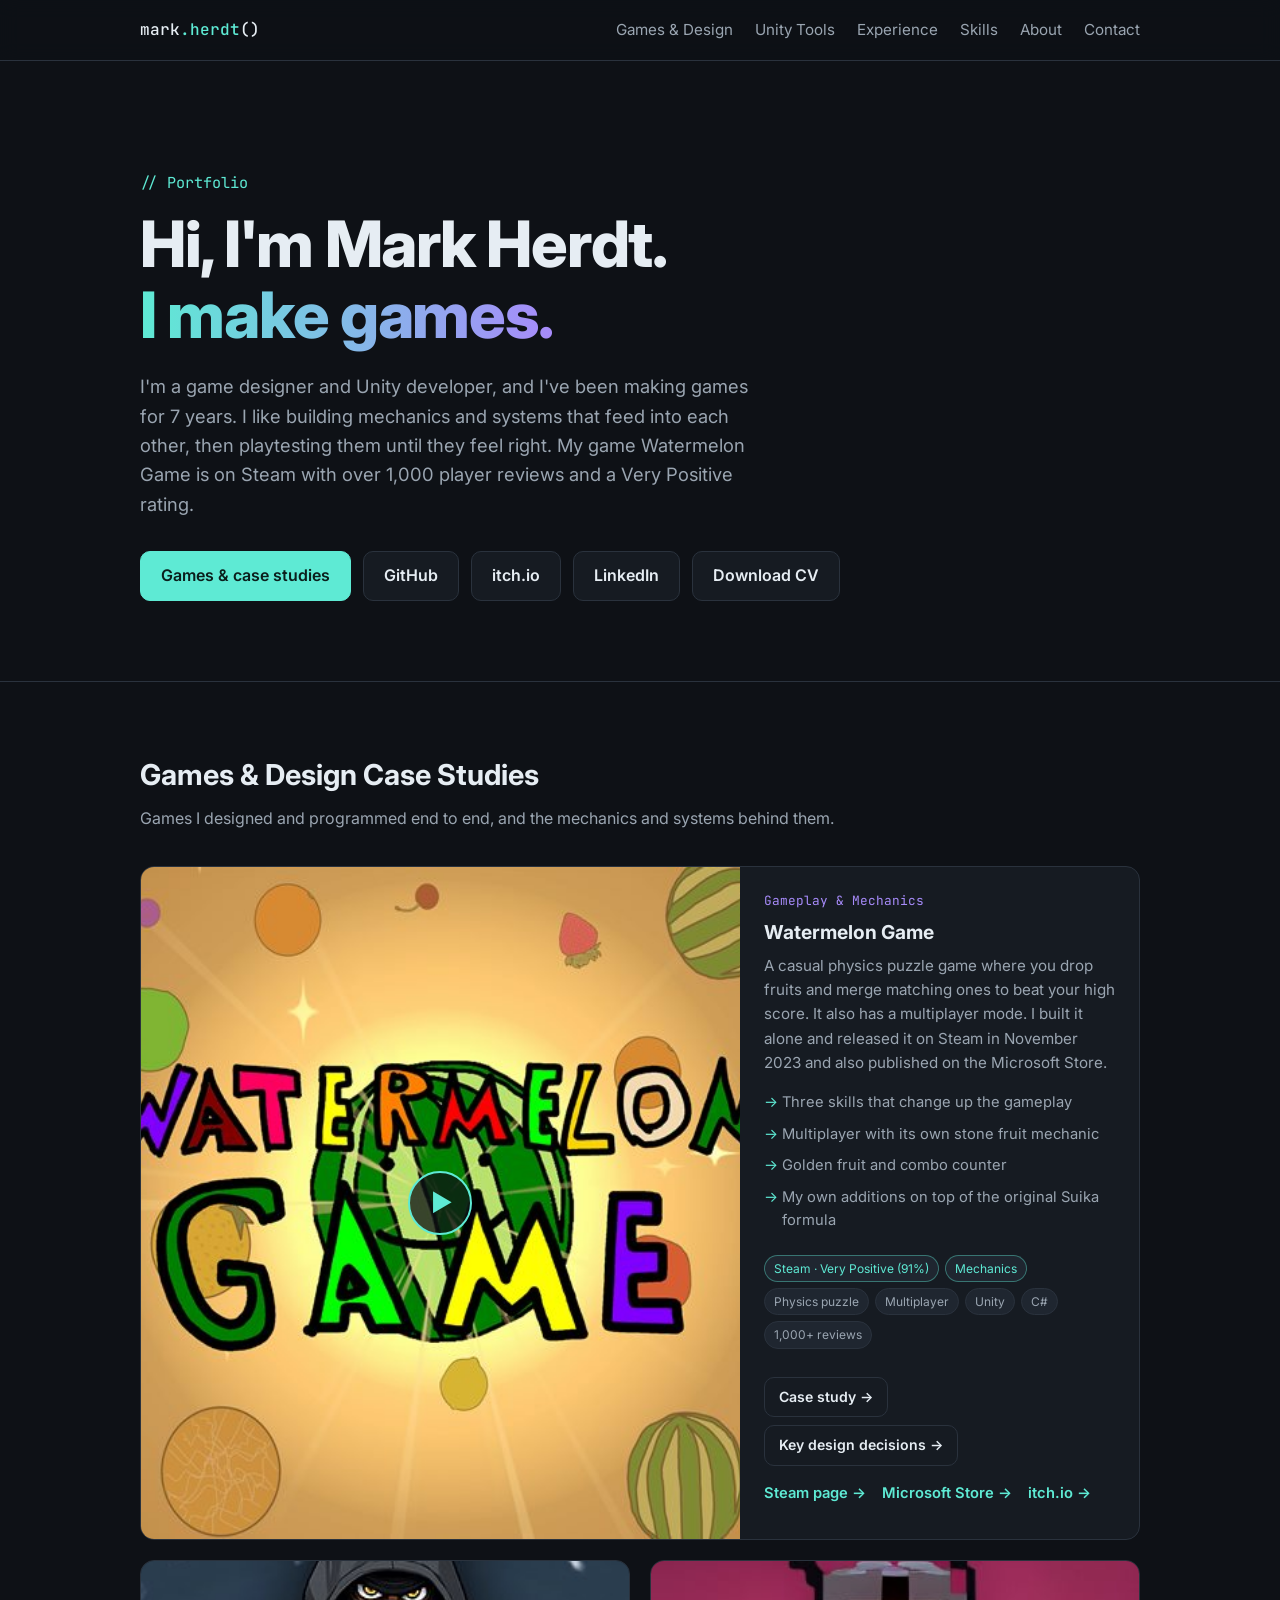
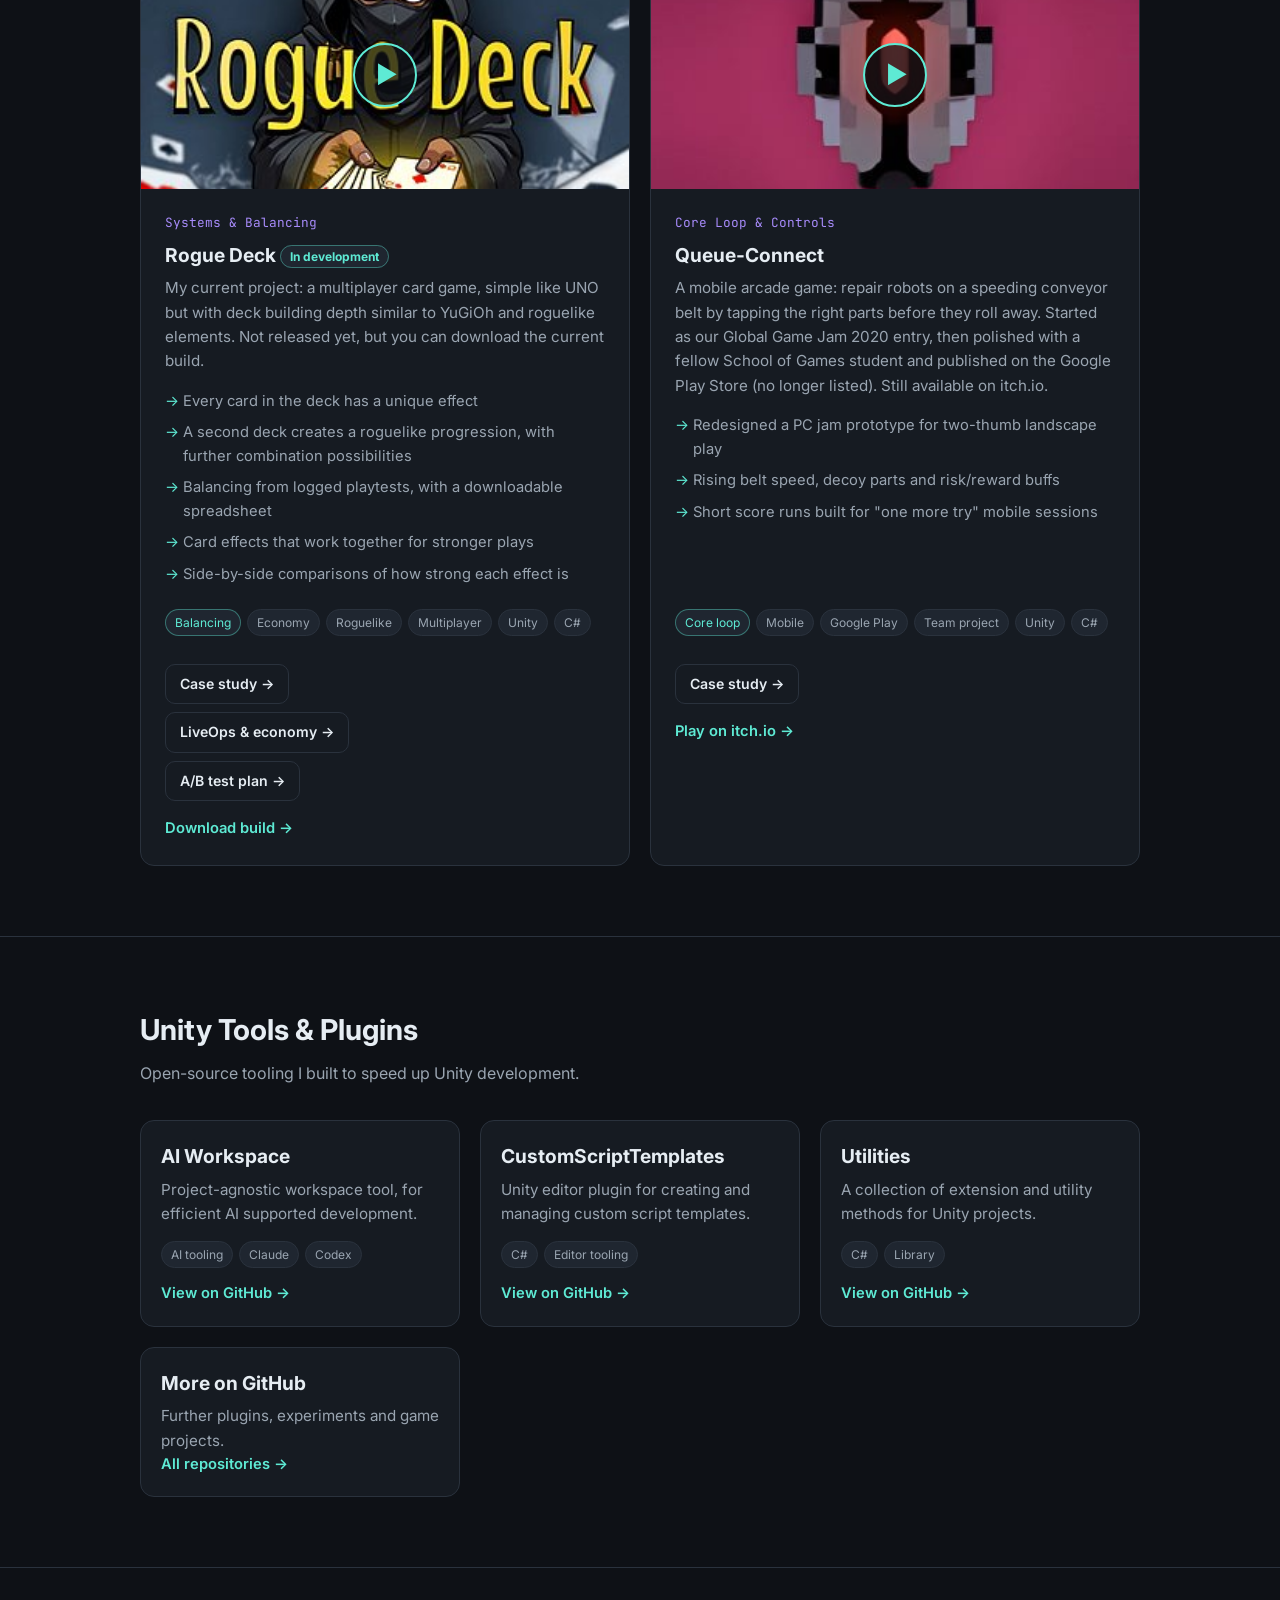
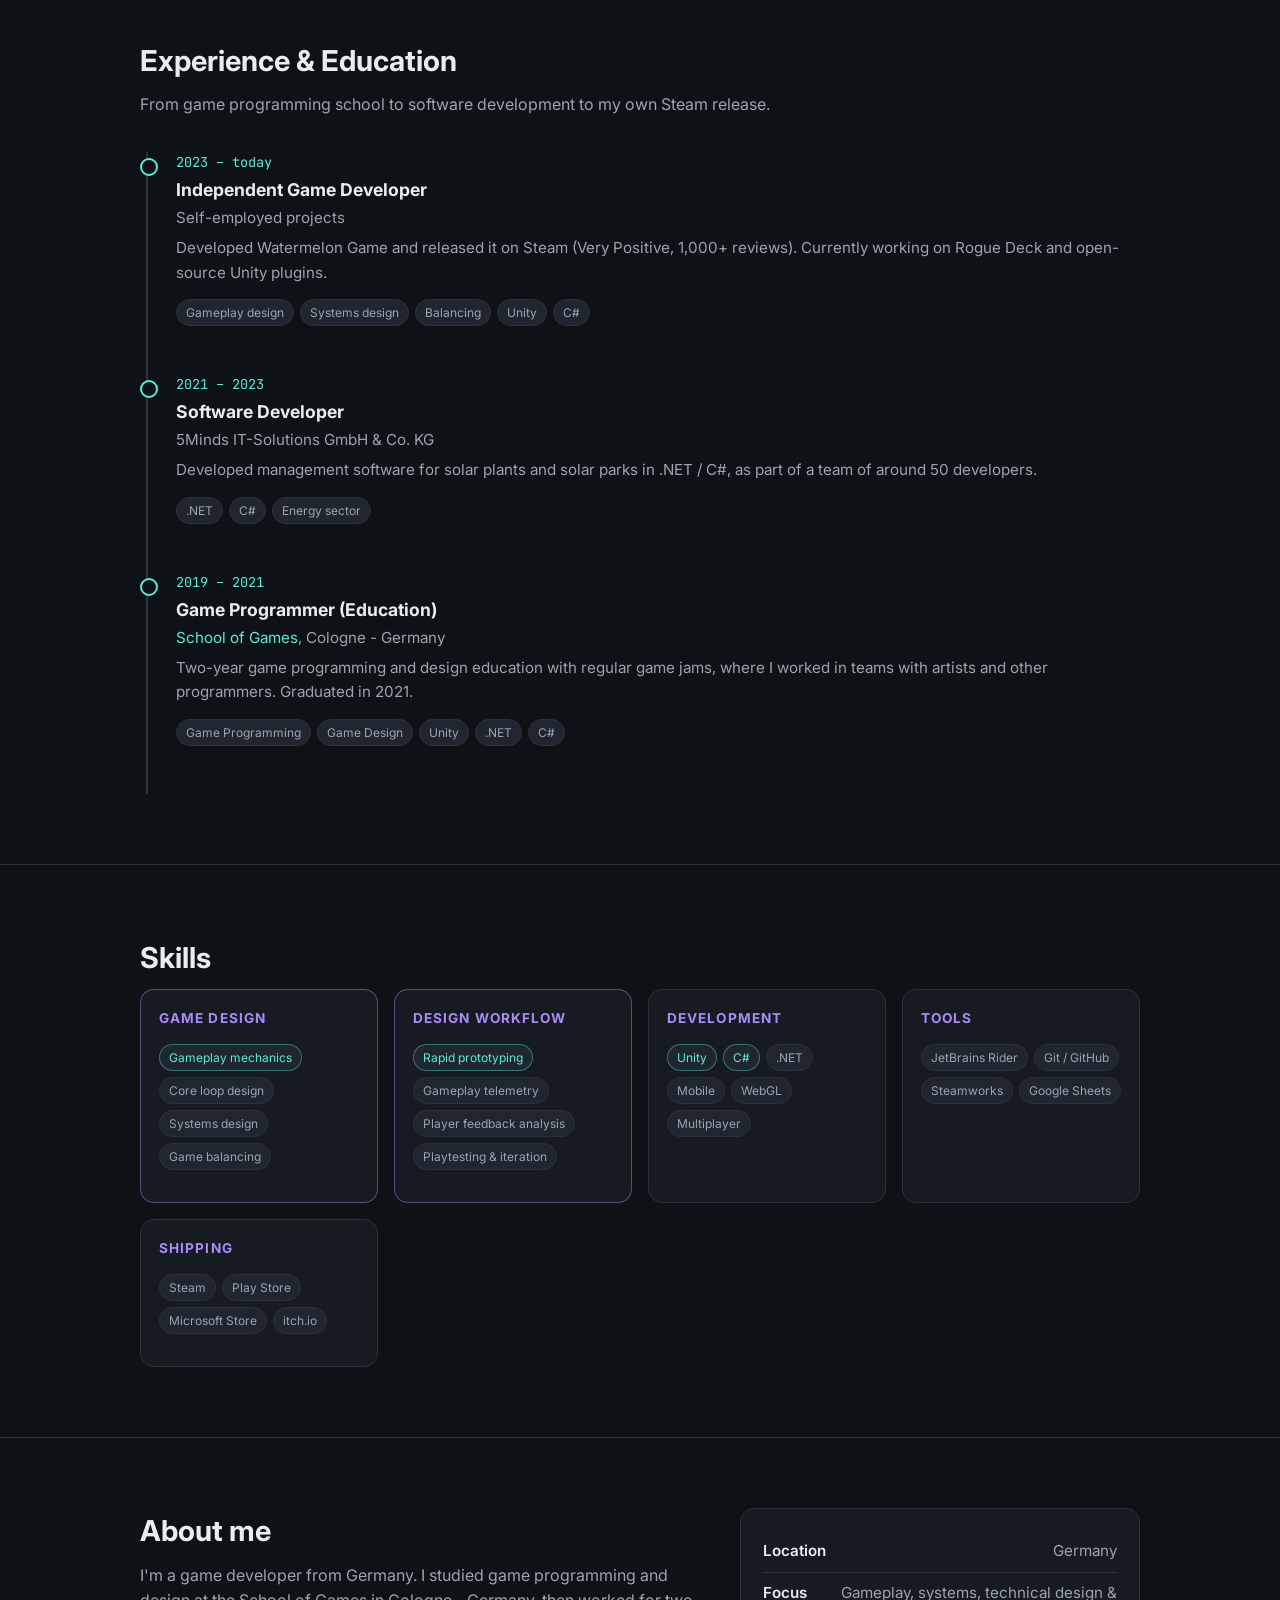
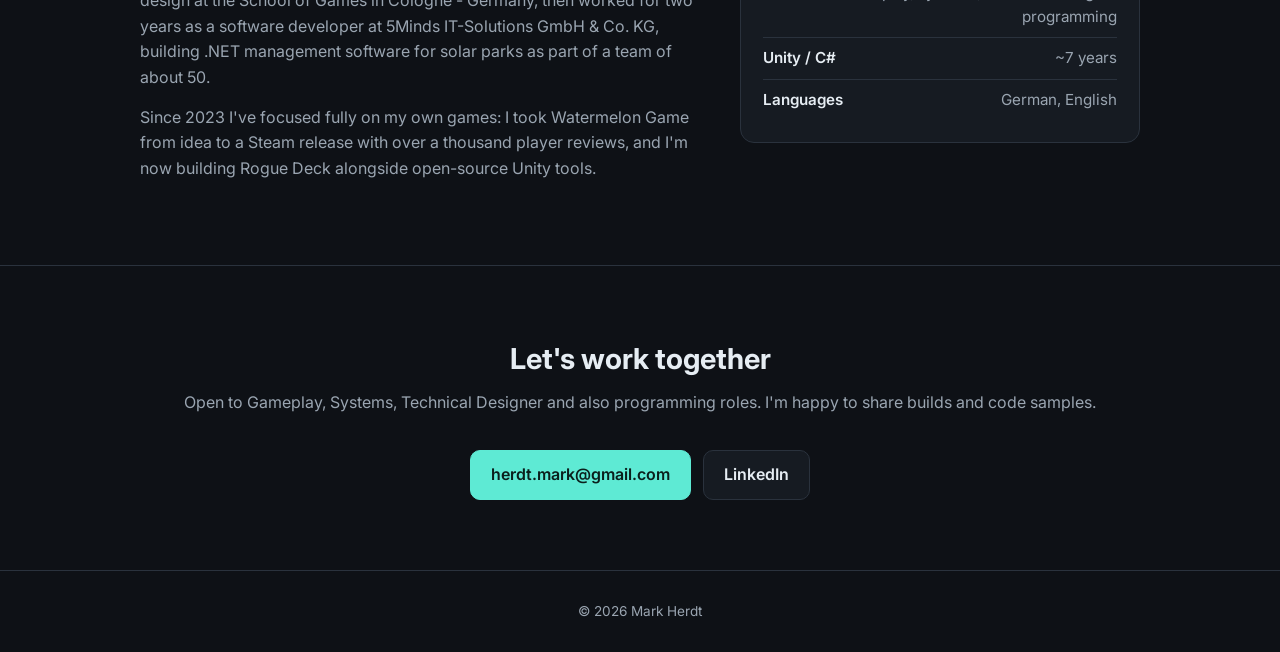
<file: index.html>
<!doctype html>
<!-- Deployment refresh: 2026-10-22 -->
<html lang="en">
<head>
<meta charset="utf-8">
<meta name="referrer" content="strict-origin-when-cross-origin">
<meta name="viewport" content="width=device-width, initial-scale=1">
<title>Mark Herdt – Gameplay &amp; Systems Designer</title>
<meta name="description" content="Mark Herdt – gameplay &amp; systems designer from Germany who builds his games in Unity &amp; C#. Games, design case studies and resume.">
<meta property="og:title" content="Mark Herdt – Gameplay &amp; Systems Designer">
<meta property="og:description" content="Gameplay &amp; systems designer from Germany. Creator of Watermelon Game on Steam.">
<meta property="og:image" content="https://shared.fastly.steamstatic.com/store_item_assets/steam/apps/2658820/header.jpg">
<meta property="og:url" content="https://markherdt.dev/">
<link rel="icon" href="data:image/svg+xml,%3Csvg xmlns=%22http://www.w3.org/2000/svg%22 viewBox=%220 0 100 100%22%3E%3Crect width=%22100%22 height=%22100%22 rx=%2220%22 fill=%22%235eead4%22/%3E%3Ctext x=%2250%22 y=%2268%22 font-size=%2252%22 font-family=%22Arial%22 font-weight=%22bold%22 text-anchor=%22middle%22 fill=%22%230e1116%22%3EMH%3C/text%3E%3C/svg%3E">
<link rel="preconnect" href="https://fonts.googleapis.com">
<link href="https://fonts.googleapis.com/css2?family=Inter:wght@400;500;700;800&family=JetBrains+Mono:wght@500&display=swap" rel="stylesheet">
<style>
:root{
  --bg:#0e1116;--surface:#161b22;--surface2:#1f2630;--text:#e6edf3;--muted:#9aa5b1;
  --accent:#5eead4;--accent2:#a78bfa;--border:#2a323d;--radius:14px;
}
*{box-sizing:border-box;margin:0;padding:0}
html{scroll-behavior:smooth}
body{background:var(--bg);color:var(--text);font-family:Inter,system-ui,sans-serif;line-height:1.6}
a{color:var(--accent);text-decoration:none}
a:hover{text-decoration:underline}
.wrap{max-width:1040px;margin:0 auto;padding:0 20px}
nav{position:sticky;top:0;z-index:10;background:rgba(14,17,22,.85);backdrop-filter:blur(10px);border-bottom:1px solid var(--border)}
nav .wrap{display:flex;justify-content:space-between;align-items:center;height:60px}
.logo{font-family:"JetBrains Mono",monospace;font-weight:500;color:var(--text)}
.logo span{color:var(--accent)}
nav ul{list-style:none;display:flex;gap:22px}
nav ul a{color:var(--muted);font-size:.95rem}
nav ul a:hover{color:var(--text);text-decoration:none}
header{padding:110px 0 80px}
.tag{font-family:"JetBrains Mono",monospace;color:var(--accent);font-size:.95rem;margin-bottom:14px}
h1{font-size:clamp(2.4rem,6vw,4rem);font-weight:800;line-height:1.1;letter-spacing:-.02em}
h1 .grad{background:linear-gradient(90deg,var(--accent),var(--accent2));-webkit-background-clip:text;background-clip:text;color:transparent}
.lead{color:var(--muted);font-size:1.15rem;max-width:620px;margin:22px 0 32px}
.btns{display:flex;flex-wrap:wrap;gap:12px}
.btn{display:inline-block;padding:11px 20px;border-radius:10px;font-weight:600;border:1px solid var(--border);color:var(--text);background:var(--surface)}
.btn:hover{text-decoration:none;border-color:var(--accent)}
.btn.primary{background:var(--accent);color:#0b1f1c;border-color:var(--accent)}
section{padding:70px 0;border-top:1px solid var(--border)}
h2{font-size:1.8rem;margin-bottom:8px}
.sub{color:var(--muted);margin-bottom:34px}
.grid{display:grid;grid-template-columns:repeat(auto-fill,minmax(300px,1fr));gap:20px}
.card{background:var(--surface);border:1px solid var(--border);border-radius:var(--radius);overflow:hidden;display:flex;flex-direction:column;transition:transform .2s,border-color .2s}
.card:hover{transform:translateY(-4px);border-color:var(--accent)}
.card img{width:100%;aspect-ratio:460/215;object-fit:cover;background:var(--surface2)}
.ph{aspect-ratio:460/215;display:grid;place-items:center;font-family:"JetBrains Mono",monospace;font-size:1.3rem;color:var(--accent);background:linear-gradient(135deg,#1b2a33,#2a2140)}
.card .body{padding:20px;flex:1;display:flex;flex-direction:column}
.card h3{font-size:1.2rem;margin-bottom:6px}
.card p{color:var(--muted);font-size:.95rem;flex:1}
.chips{display:flex;flex-wrap:wrap;gap:6px;margin:14px 0}
.chip{font-size:.75rem;padding:3px 9px;border-radius:99px;background:var(--surface2);color:var(--muted);border:1px solid var(--border)}
.chip.hi{color:var(--accent);border-color:rgba(94,234,212,.4)}
.links{display:flex;gap:16px;font-weight:600;font-size:.92rem}
.games{grid-template-columns:1fr 1fr}
@media(max-width:600px){.games{grid-template-columns:1fr}}
.vid img{aspect-ratio:460/215;object-fit:cover}
.btn.small{padding:8px 14px;font-size:.88rem;margin-top:14px;align-self:flex-start}
.vid{position:relative;cursor:pointer;overflow:hidden;background:#000}
.vid img{display:block;transition:transform .3s,opacity .3s}
.vid:hover img{transform:scale(1.04);opacity:.8}
.vid .play{position:absolute;inset:0;margin:auto;width:64px;height:64px;border-radius:50%;background:rgba(14,17,22,.75);border:2px solid var(--accent);color:var(--accent);display:grid;place-items:center;font-size:24px;padding-left:4px}
.vid iframe{width:100%;aspect-ratio:16/9;border:0;display:block}
.featured .vid{display:flex;align-items:center}
.vid img{width:100%}
.links{flex-wrap:wrap;row-gap:4px}
.links a{white-space:nowrap}
@media(max-width:760px){nav ul{display:none}}
.timeline{border-left:2px solid var(--border);margin-left:6px}
.item{position:relative;padding:0 0 34px 28px}
.item::before{content:"";position:absolute;left:-8px;top:6px;width:14px;height:14px;border-radius:50%;background:var(--bg);border:2px solid var(--accent)}
.item .when{font-family:"JetBrains Mono",monospace;font-size:.85rem;color:var(--accent)}
.item h3{font-size:1.1rem;margin:2px 0}
.item .org{color:var(--muted);font-size:.95rem;margin-bottom:6px}
.item p{color:var(--muted);font-size:.95rem}
.skills{display:grid;grid-template-columns:repeat(auto-fill,minmax(220px,1fr));gap:16px}
.skill{background:var(--surface);border:1px solid var(--border);border-radius:var(--radius);padding:18px}
.skill h4{font-size:.85rem;text-transform:uppercase;letter-spacing:.08em;color:var(--accent2);margin-bottom:10px}
.about{display:grid;grid-template-columns:1.4fr 1fr;gap:40px;align-items:start}
.about p{color:var(--muted);margin-bottom:14px}
.facts{background:var(--surface);border:1px solid var(--border);border-radius:var(--radius);padding:22px;list-style:none}
.facts li{display:flex;justify-content:space-between;gap:12px;padding:8px 0;border-bottom:1px solid var(--border);font-size:.95rem}
.facts li:last-child{border:0}
.facts b{color:var(--text);font-weight:600}.facts span{color:var(--muted);text-align:right}
@media(max-width:760px){.about{grid-template-columns:1fr}}
.contact{text-align:center}
.case .body{padding:24px}
.case p{flex:0 0 auto}
.case .chips{margin-top:auto;padding-top:14px}
.games .case{display:grid;grid-row:span 4;grid-template-rows:subgrid;row-gap:0}
.games .case .body{padding-bottom:0}
.games .case .tags{padding-top:0;padding-bottom:0}
.games .case .foot{padding-top:0;padding-bottom:24px}
.games .case .tags .chips{margin-top:0}
.games .featured{grid-column:1/-1;grid-template-columns:3fr 2fr}
.games .featured .vid{grid-column:1;grid-row:1/-1;justify-content:center}
.games .featured .vid{align-items:stretch}
.games .featured .vid img{height:100%;aspect-ratio:1;object-fit:cover}
.games .featured .vid .play{position:absolute}
.games .featured .body{grid-column:2}
@media(max-width:700px){.games .featured{grid-template-columns:1fr}.games .featured .vid{grid-row:auto}.games .featured .body{grid-column:1}}
.case .kicker{font-family:"JetBrains Mono",monospace;font-size:.8rem;color:var(--accent2);margin-bottom:6px}
.case ul{list-style:none;margin:12px 0 4px;color:var(--muted);font-size:.92rem}
.case li{padding:4px 0 4px 18px;position:relative}
.case li::before{content:"→";position:absolute;left:0;color:var(--accent)}
.skill.design{border-color:rgba(167,139,250,.45)}
.contact .btns{justify-content:center;margin-top:24px}
footer{padding:30px 0;text-align:center;color:var(--muted);font-size:.85rem;border-top:1px solid var(--border)}
</style>
</head>
<body>

<nav><div class="wrap">
  <a class="logo" href="#top">mark<span>.herdt</span>()</a>
  <ul>
    <li><a href="#projects">Games &amp; Design</a></li>
    <li><a href="#tools">Unity Tools</a></li>
    <li><a href="#experience">Experience</a></li>
    <li><a href="#skills">Skills</a></li>
    <li><a href="#about">About</a></li>
    <li><a href="#contact">Contact</a></li>
  </ul>
</div></nav>

<header id="top"><div class="wrap">
  <p class="tag">// Portfolio</p>
  <h1>Hi, I'm Mark Herdt.<br><span class="grad">I make games.</span></h1>
  <p class="lead">I'm a game designer and Unity developer, and I've been making games for 7 years. I like building mechanics and systems that feed into each other, then playtesting them until they feel right. My game Watermelon Game is on Steam with over 1,000 player reviews and a Very Positive rating.</p>
  <div class="btns">
    <a class="btn primary" href="#projects">Games &amp; case studies</a>
    <a class="btn" href="https://github.com/MomSesImSpcl" target="_blank" rel="noopener">GitHub</a>
    <a class="btn" href="https://momsesimspcl.itch.io/" target="_blank" rel="noopener">itch.io</a>
    <a class="btn" href="https://www.linkedin.com/in/markherdt" target="_blank" rel="noopener">LinkedIn</a>
    <a class="btn" href="Mark_Herdt_CV.pdf?v=2026-10-13" download="Mark_Herdt_CV.pdf" target="_blank" rel="noopener">Download CV</a>
  </div>
</div></header>

<section id="projects"><div class="wrap">
  <h2>Games &amp; Design Case Studies</h2>
  <p class="sub">Games I designed and programmed end to end, and the mechanics and systems behind them.</p>
  <div class="grid games">

    <article class="card case featured">
      <div class="vid" data-id="RMRHCmWvCqo" role="button" tabindex="0" aria-label="Play trailer"><img src="images/watermelon-game.jpg" alt="Watermelon Game key art"><span class="play">▶</span></div>
      <div class="body">
        <p class="kicker">Gameplay &amp; Mechanics</p>
        <h3>Watermelon Game</h3>
        <p>A casual physics puzzle game where you drop fruits and merge matching ones to beat your high score. It also has a multiplayer mode. I built it alone and released it on Steam in November 2023 and also published on the Microsoft Store.</p>
        <ul>
          <li>Three skills that change up the gameplay</li>
          <li>Multiplayer with its own stone fruit mechanic</li>
          <li>Golden fruit and combo counter</li>
          <li>My own additions on top of the original Suika formula</li>
        </ul>
      </div>
      <div class="body tags">
        <div class="chips">
          <span class="chip hi">Steam · Very Positive (91%)</span>
          <span class="chip hi">Mechanics</span><span class="chip">Physics puzzle</span><span class="chip">Multiplayer</span>
          <span class="chip">Unity</span><span class="chip">C#</span>
          <span class="chip">1,000+ reviews</span>
        </div>
      </div>
      <div class="body foot">
        <a class="btn small" href="games/watermelon-game/case-study.html">Case study →</a>
        <a class="btn small" href="games/watermelon-game/key-design-decisions.html" style="margin-top:8px">Key design decisions →</a>
        <div class="links" style="margin-top:16px">
          <a href="https://store.steampowered.com/app/2658820/Watermelon_Game/" target="_blank" rel="noopener">Steam page →</a>
          <a href="https://apps.microsoft.com/detail/9pbqvg3xw0nq" target="_blank" rel="noopener">Microsoft Store →</a>
          <a href="https://momsesimspcl.itch.io/watermelon-game" target="_blank" rel="noopener">itch.io →</a>
        </div>
      </div>
    </article>

    <article class="card case">
      <div class="vid" data-id="0nubLGzscEs" role="button" tabindex="0" aria-label="Play trailer"><img src="images/rogue-deck.jpg" alt="Rogue Deck cover art"><span class="play">▶</span></div>
      <div class="body">
        <p class="kicker">Systems &amp; Balancing</p>
        <h3>Rogue Deck <span class="chip hi" style="vertical-align:middle">In development</span></h3>
        <p>My current project: a multiplayer card game, simple like UNO but with deck building depth similar to YuGiOh and roguelike elements. Not released yet, but you can download the current build.</p>
        <ul>
          <li>Every card in the deck has a unique effect</li>
          <li>A second deck creates a roguelike progression, with further combination possibilities</li>
          <li>Balancing from logged playtests, with a downloadable spreadsheet</li>
          <li>Card effects that work together for stronger plays</li>
          <li>Side-by-side comparisons of how strong each effect is</li>
        </ul>
      </div>
      <div class="body tags">
        <div class="chips">
          <span class="chip hi">Balancing</span>
          <span class="chip">Economy</span>
          <span class="chip">Roguelike</span><span class="chip">Multiplayer</span>
          <span class="chip">Unity</span><span class="chip">C#</span>
        </div>
      </div>
      <div class="body foot">
        <a class="btn small" href="games/rogue-deck/case-study.html">Case study →</a>
        <a class="btn small" href="games/rogue-deck/liveops-and-economy.html" style="margin-top:8px">LiveOps &amp; economy →</a>
        <a class="btn small" href="games/rogue-deck/ab-test-plan.html" style="margin-top:8px">A/B test plan →</a>
        <div class="links" style="margin-top:16px"><a href="https://momsesimspcl.itch.io/rogue-deck/download/fBLCvmYwULnReEncoBvvq3vEXXSxOpyujAYdBOfm" target="_blank" rel="noopener">Download build →</a></div>
      </div>
    </article>

    <article class="card case">
      <div class="vid" data-id="miJXlEMbDK8" role="button" tabindex="0" aria-label="Play trailer"><img src="images/queue-connect.jpg" alt="Queue-Connect robot"><span class="play">▶</span></div>
      <div class="body">
        <p class="kicker">Core Loop &amp; Controls</p>
        <h3>Queue-Connect</h3>
        <p>A mobile arcade game: repair robots on a speeding conveyor belt by tapping the right parts before they roll away. Started as our Global Game Jam 2020 entry, then polished with a fellow School of Games student and published on the Google Play Store (no longer listed). Still available on itch.io.</p>
        <ul>
          <li>Redesigned a PC jam prototype for two-thumb landscape play</li>
          <li>Rising belt speed, decoy parts and risk/reward buffs</li>
          <li>Short score runs built for "one more try" mobile sessions</li>
        </ul>
      </div>
      <div class="body tags">
        <div class="chips">
          <span class="chip hi">Core loop</span><span class="chip">Mobile</span>
          <span class="chip">Google Play</span>
          <span class="chip">Team project</span>
          <span class="chip">Unity</span><span class="chip">C#</span>
        </div>
      </div>
      <div class="body foot">
        <a class="btn small" href="games/queue-connect.html">Case study →</a>
        <div class="links" style="margin-top:16px"><a href="https://momsesimspcl.itch.io/queue-connect" target="_blank" rel="noopener">Play on itch.io →</a></div>
      </div>
    </article>

  </div>
</div></section>

<section id="tools"><div class="wrap">
  <h2>Unity Tools &amp; Plugins</h2>
  <p class="sub">Open-source tooling I built to speed up Unity development.</p>
  <div class="grid">
    <article class="card"><div class="body">
      <h3>AI Workspace</h3>
      <p>Project-agnostic workspace tool, for efficient AI supported development.</p>
      <div class="chips"><span class="chip">AI tooling</span><span class="chip">Claude</span><span class="chip">Codex</span></div>
      <div class="links"><a href="https://github.com/MomSesImSpcl/ai-workspace" target="_blank" rel="noopener">View on GitHub →</a></div>
    </div></article>
    <article class="card"><div class="body">
      <h3>CustomScriptTemplates</h3>
      <p>Unity editor plugin for creating and managing custom script templates.</p>
      <div class="chips"><span class="chip">C#</span><span class="chip">Editor tooling</span></div>
      <div class="links"><a href="https://github.com/MomSesImSpcl/CustomScriptTemplates" target="_blank" rel="noopener">View on GitHub →</a></div>
    </div></article>
    <article class="card"><div class="body">
      <h3>Utilities</h3>
      <p>A collection of extension and utility methods for Unity projects.</p>
      <div class="chips"><span class="chip">C#</span><span class="chip">Library</span></div>
      <div class="links"><a href="https://github.com/MomSesImSpcl/Utilities" target="_blank" rel="noopener">View on GitHub →</a></div>
    </div></article>
    <article class="card"><div class="body">
      <h3>More on GitHub</h3>
      <p>Further plugins, experiments and game projects.</p>
      <div class="links"><a href="https://github.com/MomSesImSpcl?tab=repositories" target="_blank" rel="noopener">All repositories →</a></div>
    </div></article>
  </div>
</div></section>

<section id="experience"><div class="wrap">
  <h2>Experience &amp; Education</h2>
  <p class="sub">From game programming school to software development to my own Steam release.</p>
  <div class="timeline">
    <div class="item">
      <div class="when">2023 – today</div>
      <h3>Independent Game Developer</h3>
      <div class="org">Self-employed projects</div>
      <p>Developed Watermelon Game and released it on Steam (Very Positive, 1,000+ reviews). Currently working on Rogue Deck and open-source Unity plugins.</p>
      <div class="chips"><span class="chip">Gameplay design</span><span class="chip">Systems design</span><span class="chip">Balancing</span><span class="chip">Unity</span><span class="chip">C#</span></div>
    </div>
    <div class="item">
      <div class="when">2021 – 2023</div>
      <h3>Software Developer</h3>
      <div class="org">5Minds IT-Solutions GmbH &amp; Co. KG</div>
      <p>Developed management software for solar plants and solar parks in .NET / C#, as part of a team of around 50 developers.</p>
      <div class="chips"><span class="chip">.NET</span><span class="chip">C#</span><span class="chip">Energy sector</span></div>
    </div>
    <div class="item">
      <div class="when">2019 – 2021</div>
      <h3>Game Programmer (Education)</h3>
      <div class="org"><a href="https://schoolofgames.com/en/" target="_blank" rel="noopener">School of Games</a>, Cologne - Germany</div>
      <p>Two-year game programming and design education with regular game jams, where I worked in teams with artists and other programmers. Graduated in 2021.</p>
      <div class="chips"><span class="chip">Game Programming</span><span class="chip">Game Design</span><span class="chip">Unity</span><span class="chip">.NET</span><span class="chip">C#</span></div>
    </div>
  </div>
</div></section>

<section id="skills"><div class="wrap">
  <h2>Skills</h2>
  <div class="skills">
    <div class="skill design"><h4>Game Design</h4><div class="chips"><span class="chip hi">Gameplay mechanics</span><span class="chip">Core loop design</span><span class="chip">Systems design</span><span class="chip">Game balancing</span></div></div>
    <div class="skill design"><h4>Design Workflow</h4><div class="chips"><span class="chip hi">Rapid prototyping</span><span class="chip">Gameplay telemetry</span><span class="chip">Player feedback analysis</span><span class="chip">Playtesting &amp; iteration</span></div></div>
    <div class="skill"><h4>Development</h4><div class="chips"><span class="chip hi">Unity</span><span class="chip hi">C#</span><span class="chip">.NET</span><span class="chip">Mobile</span><span class="chip">WebGL</span><span class="chip">Multiplayer</span></div></div>
    <div class="skill"><h4>Tools</h4><div class="chips"><span class="chip">JetBrains Rider</span><span class="chip">Git / GitHub</span><span class="chip">Steamworks</span><span class="chip">Google Sheets</span></div></div>
    <div class="skill"><h4>Shipping</h4><div class="chips"><span class="chip">Steam</span><span class="chip">Play Store</span><span class="chip">Microsoft Store</span><span class="chip">itch.io</span></div></div>
  </div>
</div></section>

<section id="about"><div class="wrap about">
  <div>
    <h2>About me</h2>
    <p>I'm a game developer from Germany. I studied game programming and design at the School of Games in Cologne - Germany, then worked for two years as a software developer at 5Minds IT-Solutions GmbH & Co. KG, building .NET management software for solar parks as part of a team of about 50.</p>
    <p>Since 2023 I've focused fully on my own games: I took Watermelon Game from idea to a Steam release with over a thousand player reviews, and I'm now building Rogue Deck alongside open-source Unity tools.</p>
  </div>
  <ul class="facts">
    <li><b>Location</b><span>Germany</span></li>
    <li><b>Focus</b><span>Gameplay, systems, technical design &amp; programming</span></li>
    <li><b>Unity / C#</b><span>~7 years</span></li>
    <li><b>Languages</b><span>German, English</span></li>
  </ul>
</div></section>

<section id="contact" class="contact"><div class="wrap">
  <h2>Let's work together</h2>
  <p class="sub">Open to Gameplay, Systems, Technical Designer and also programming roles. I'm happy to share builds and code samples.</p>
  <div class="btns">
    <a class="btn primary" href="mailto:herdt.mark@gmail.com">herdt.mark@gmail.com</a>
    <a class="btn" href="https://www.linkedin.com/in/markherdt" target="_blank" rel="noopener">LinkedIn</a>
  </div>
</div></section>

<footer>© 2026 Mark Herdt</footer>
<script>
document.querySelectorAll('.vid').forEach(v=>{const go=()=>{v.innerHTML='<iframe referrerpolicy="strict-origin-when-cross-origin" src="https://www.youtube-nocookie.com/embed/'+v.dataset.id+'?autoplay=1" title="Trailer" allow="autoplay; encrypted-media; picture-in-picture" allowfullscreen></iframe>';};v.addEventListener('click',go);v.addEventListener('keydown',e=>{if(e.key==='Enter')go();});});
</script>
</body>
</html>
</file>
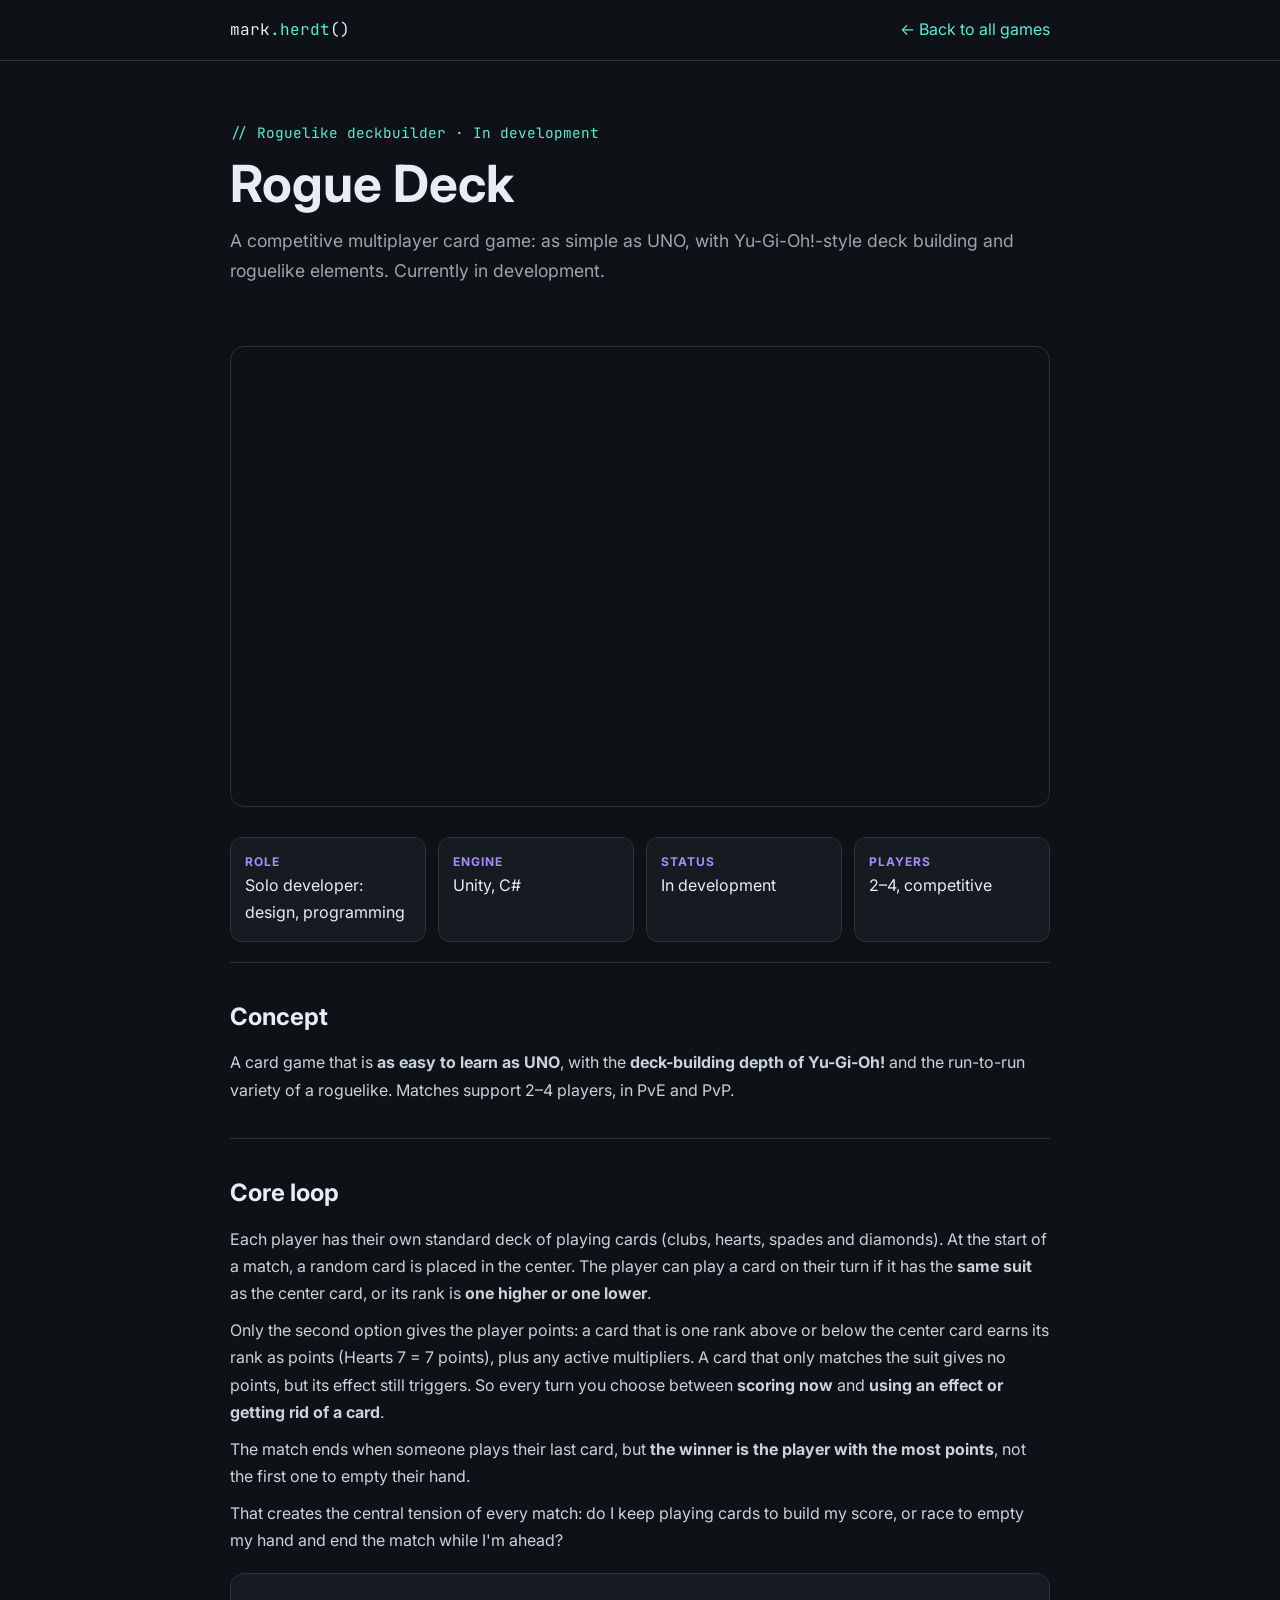
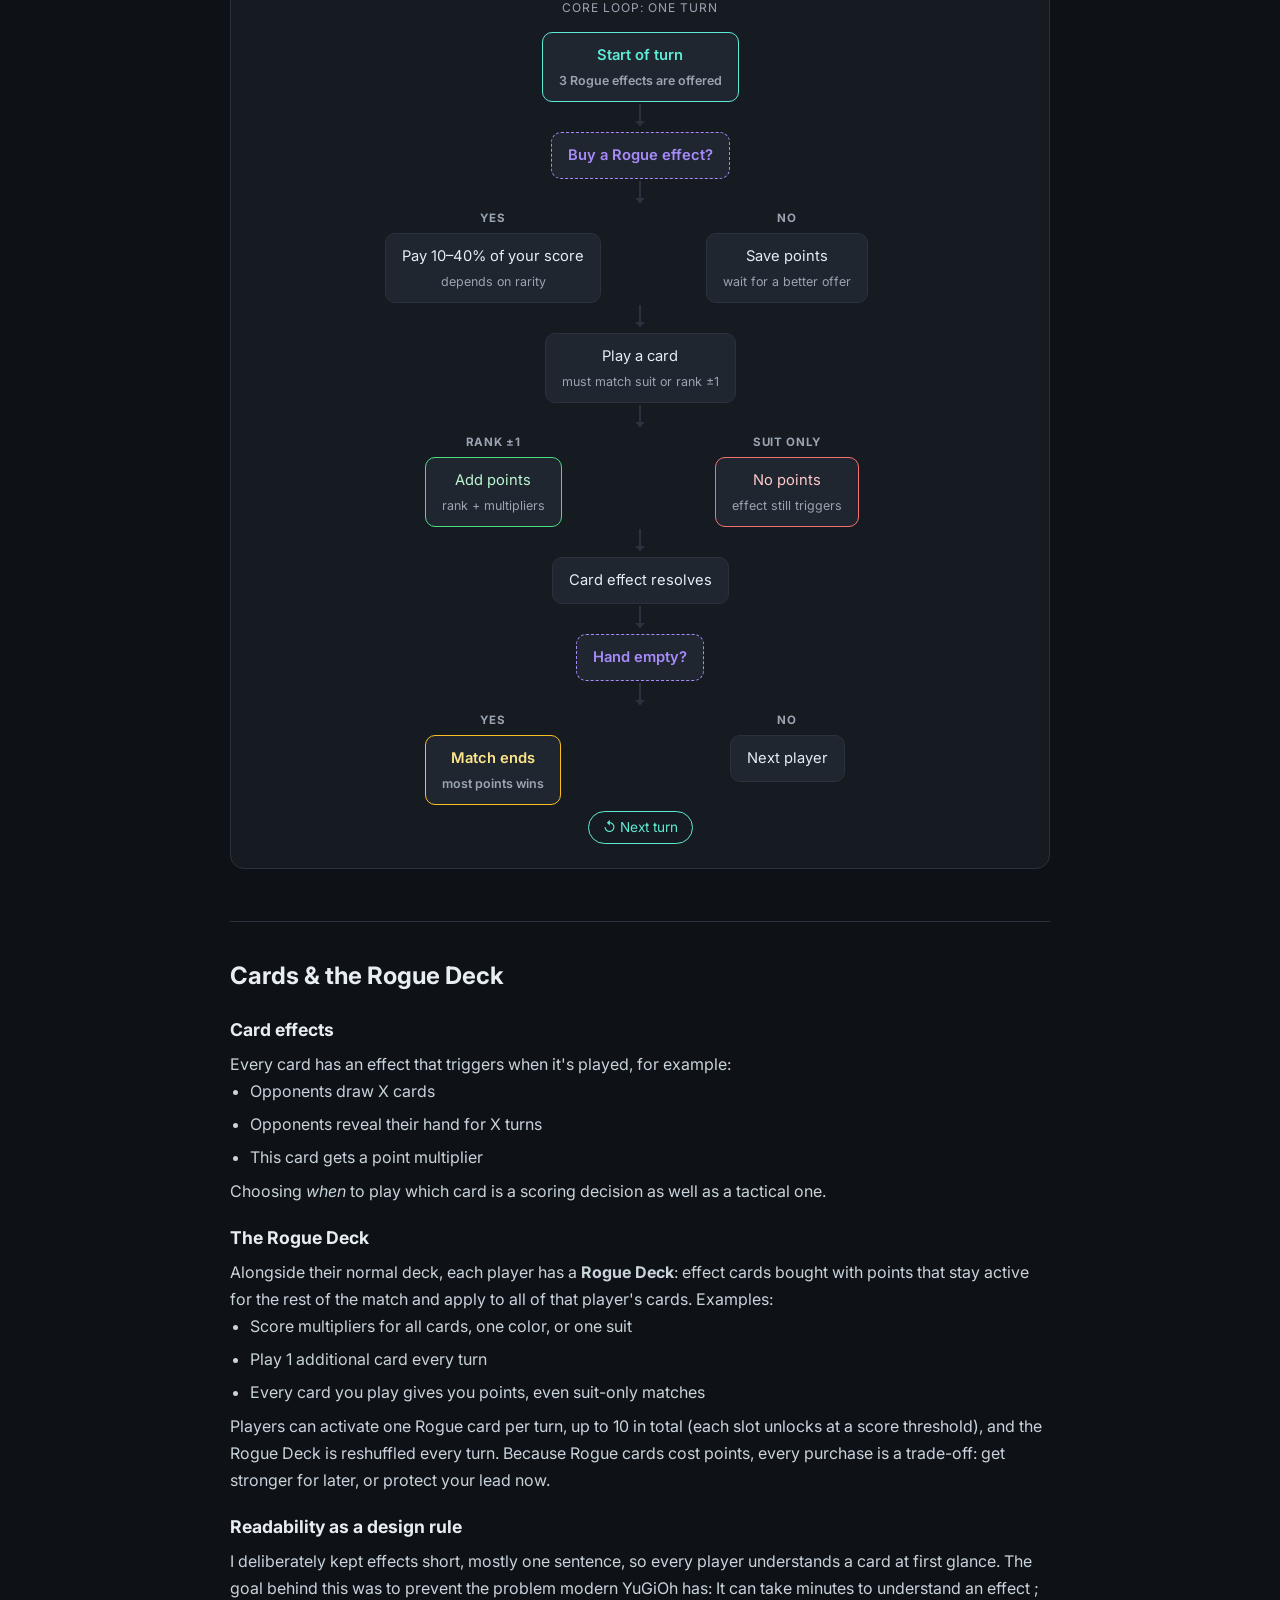
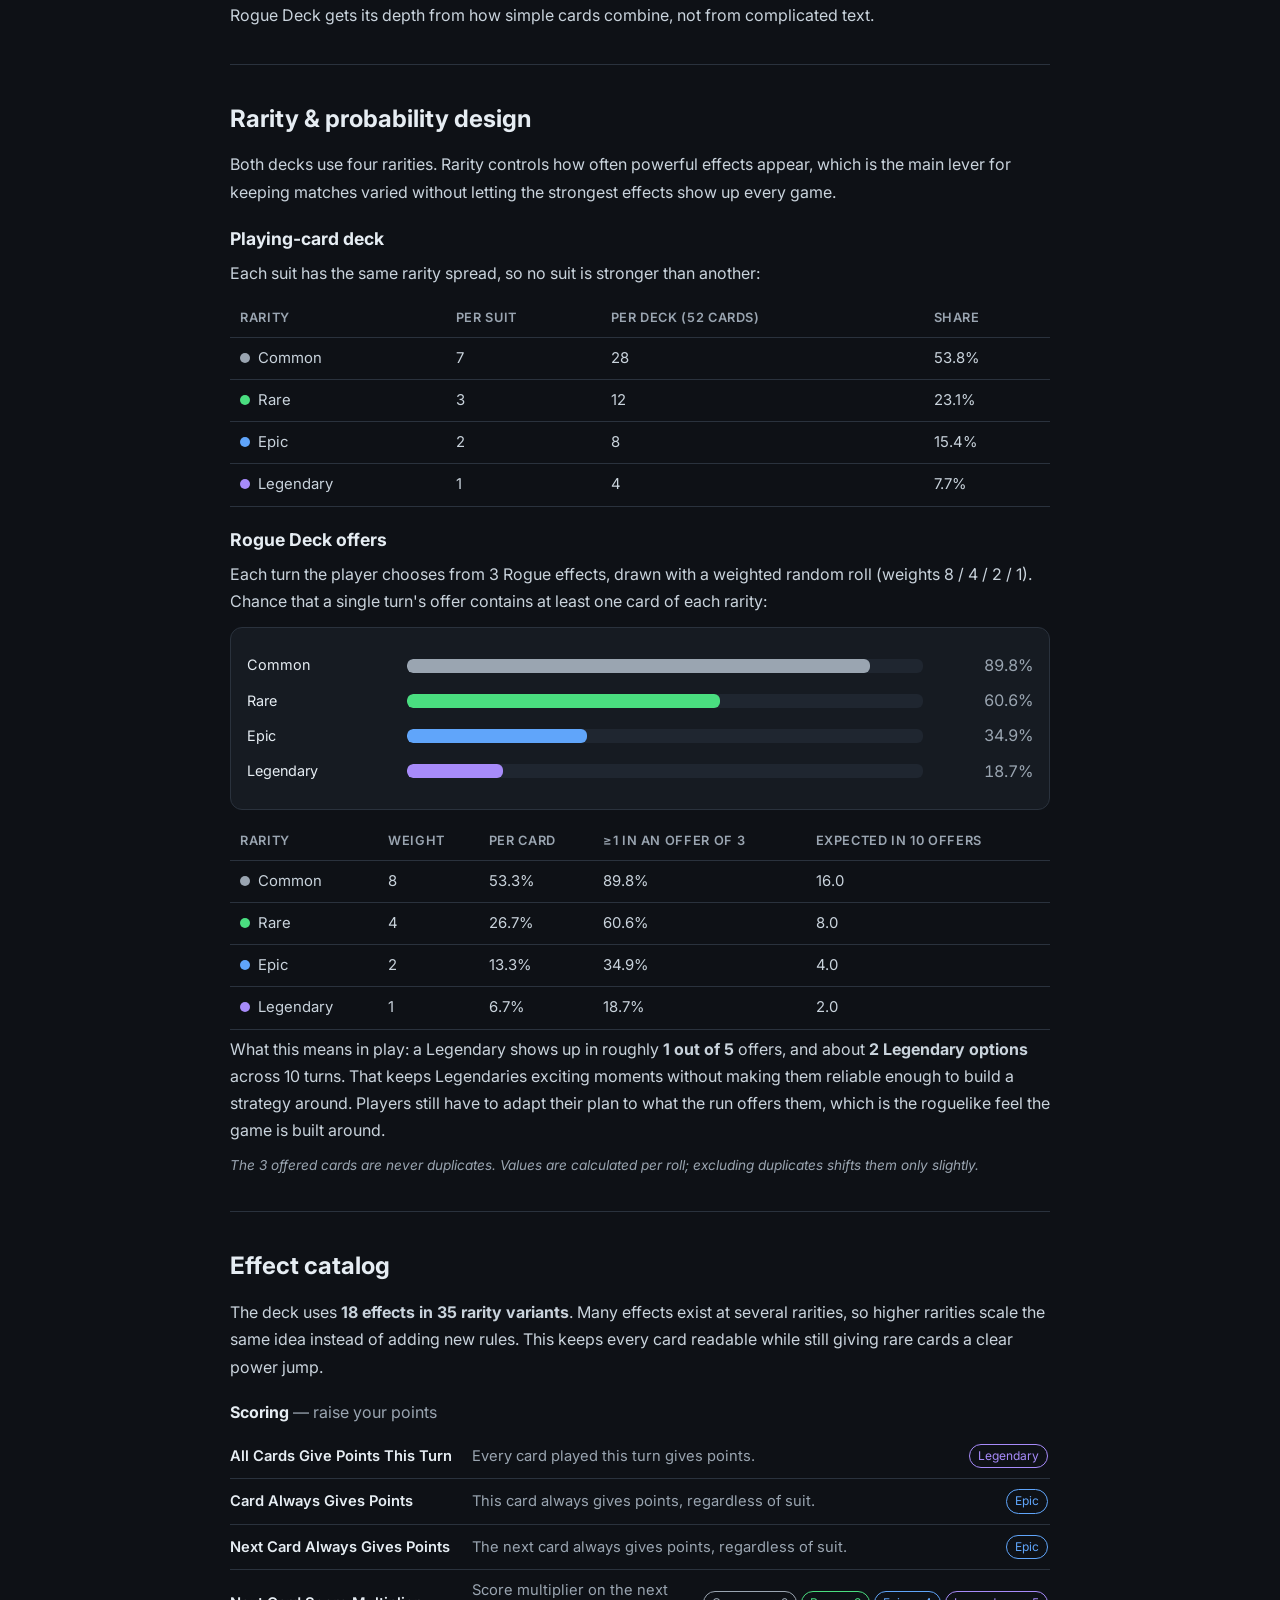
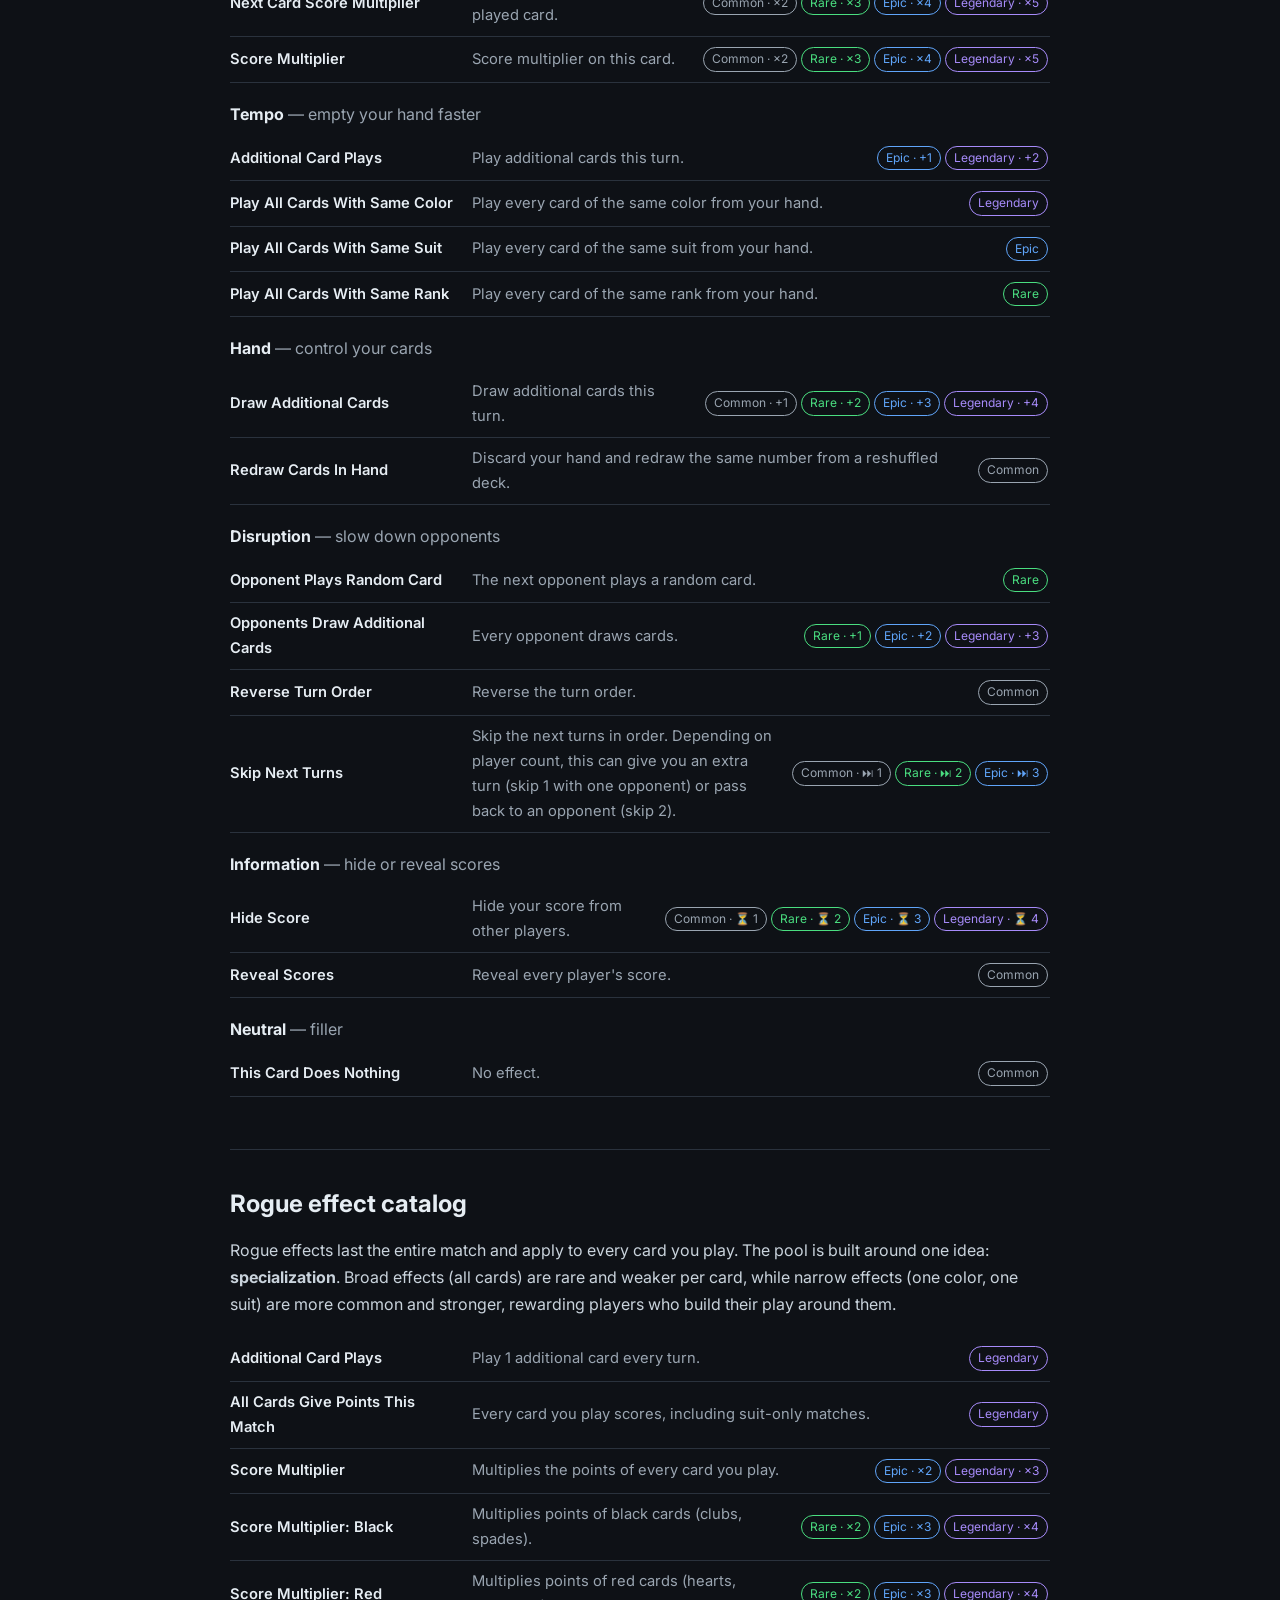
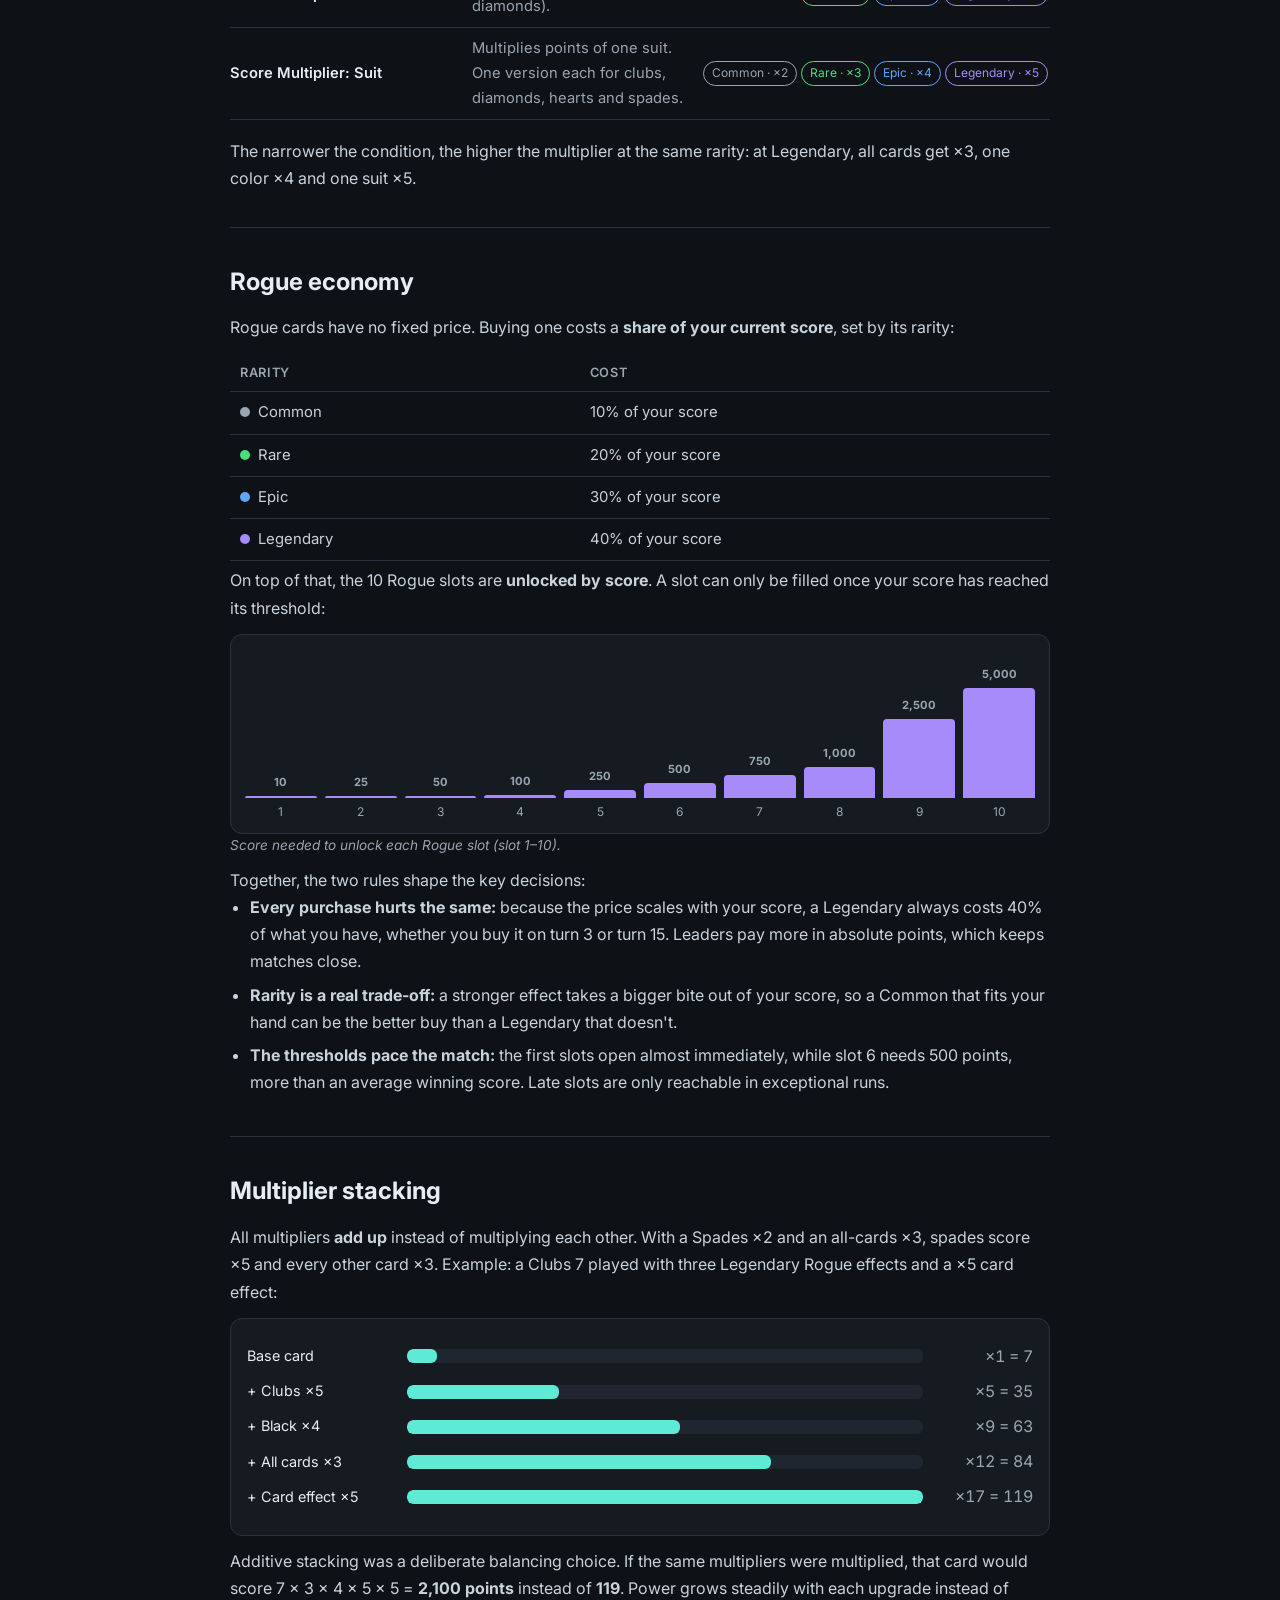
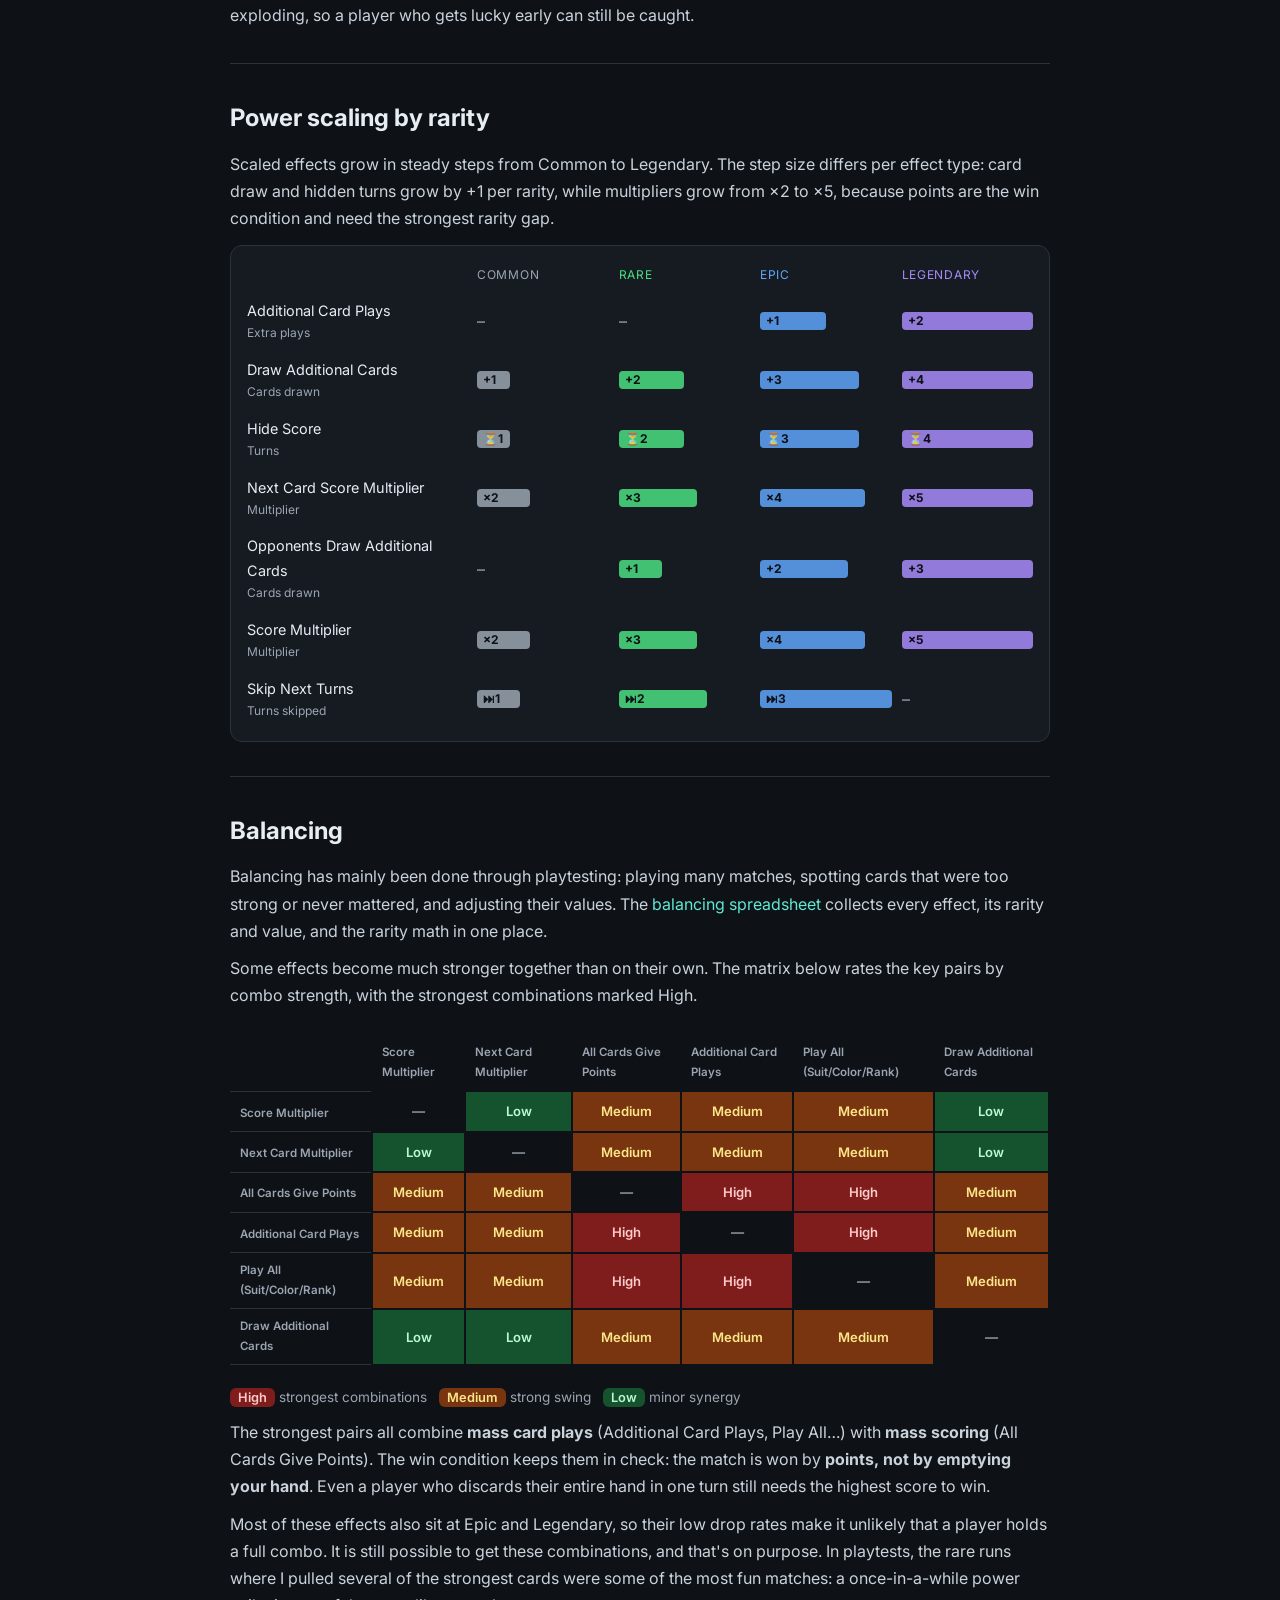
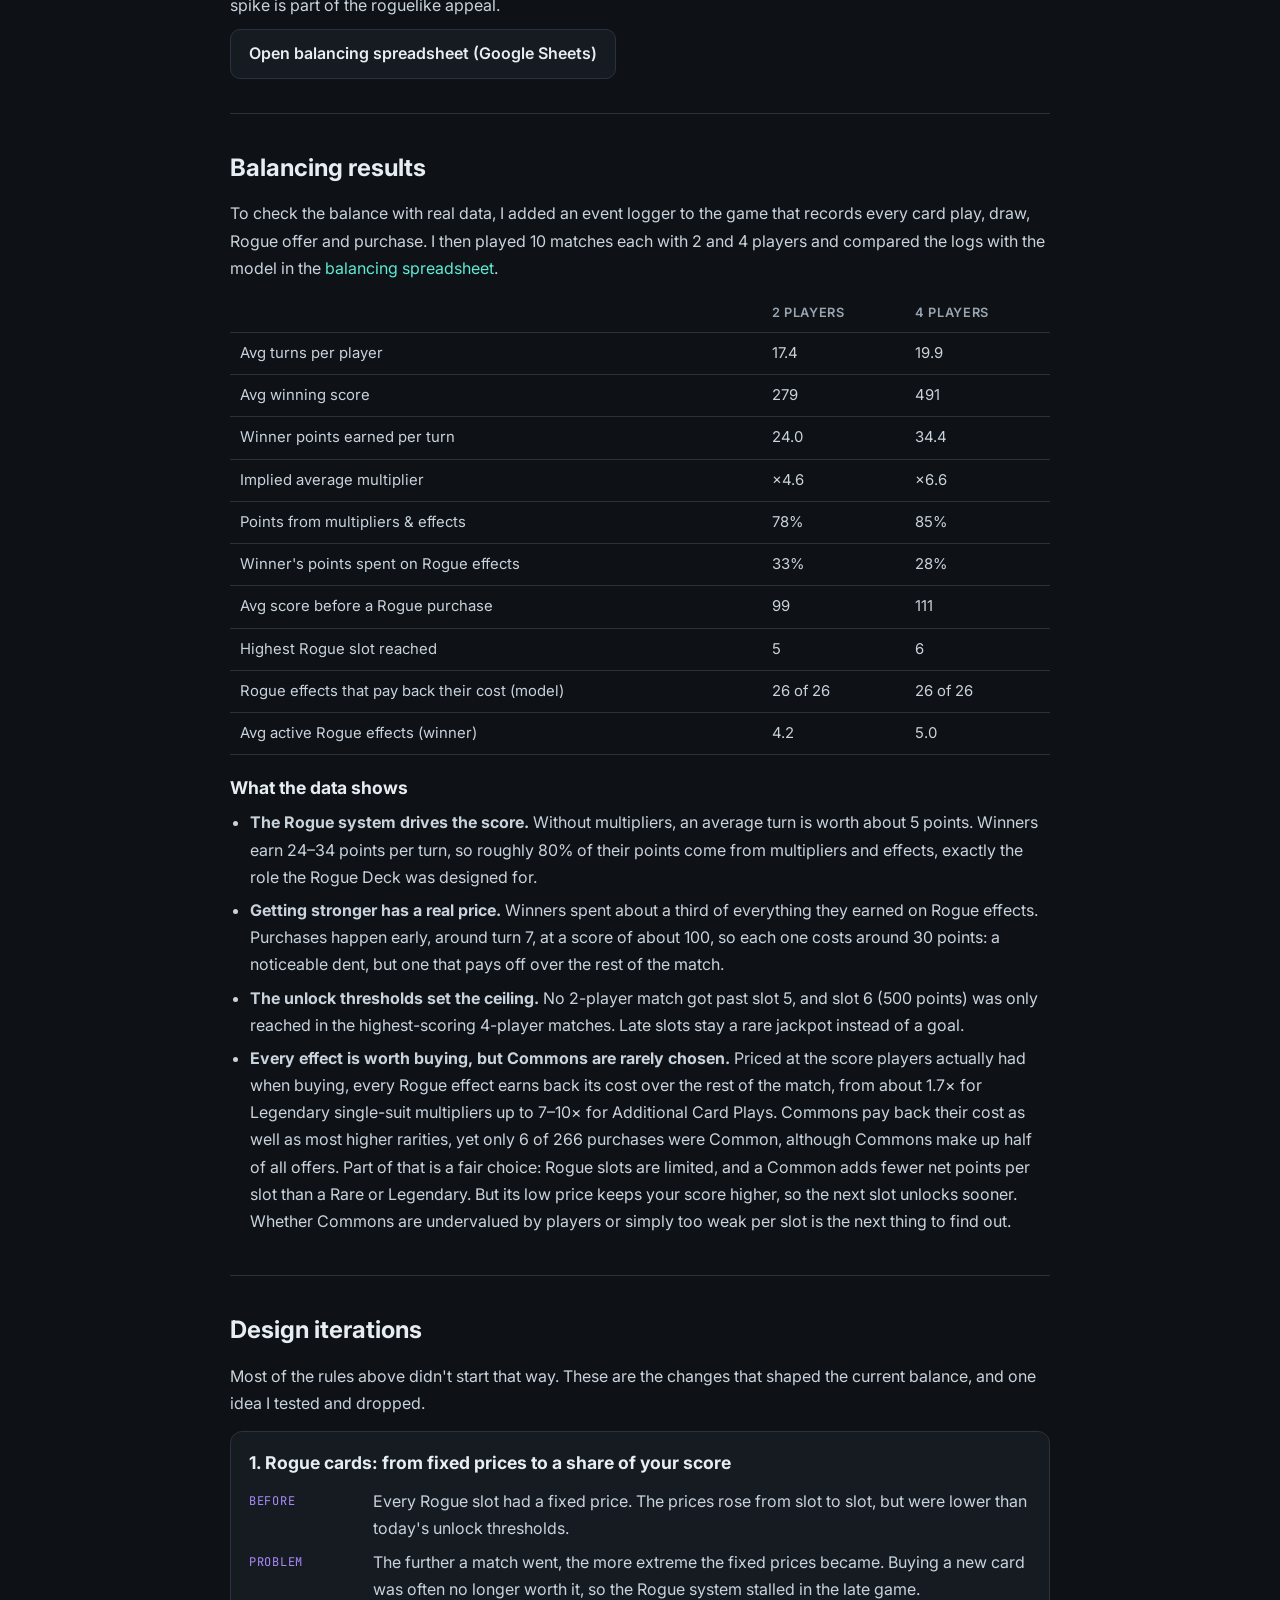
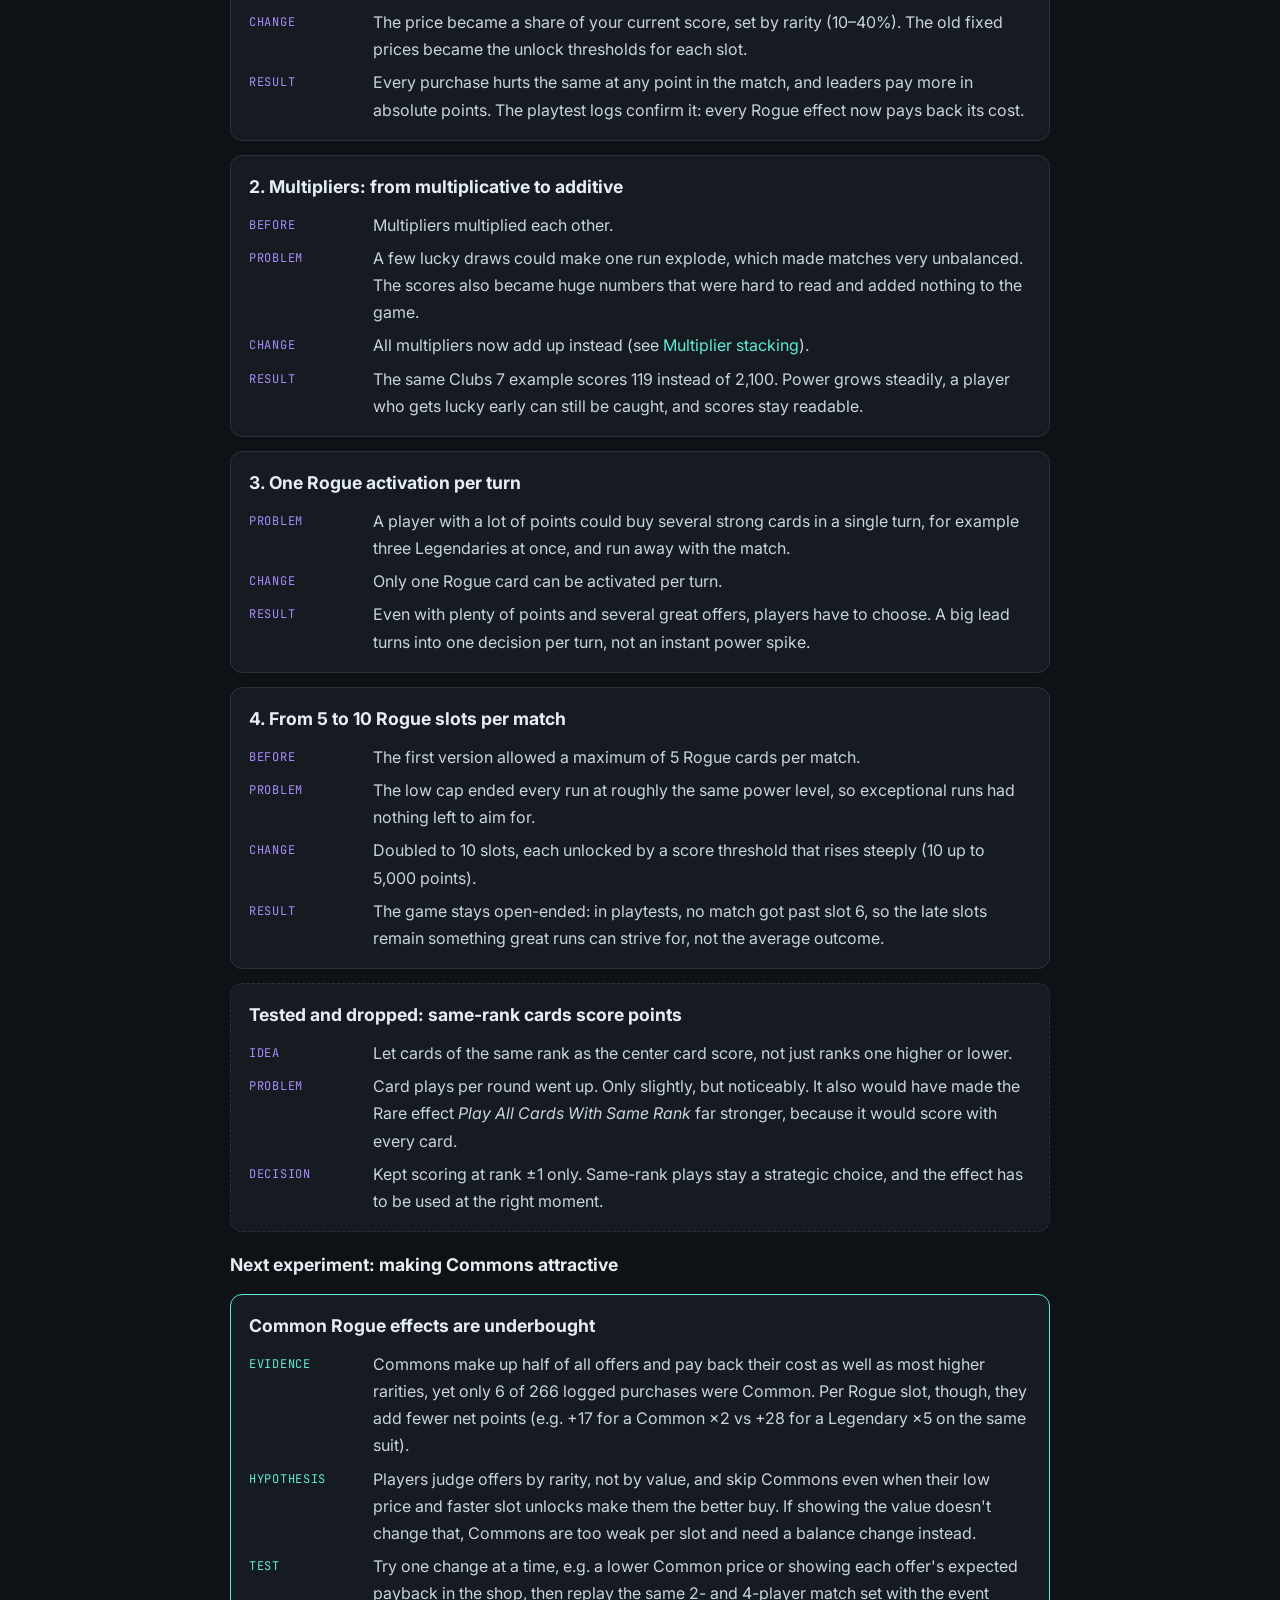
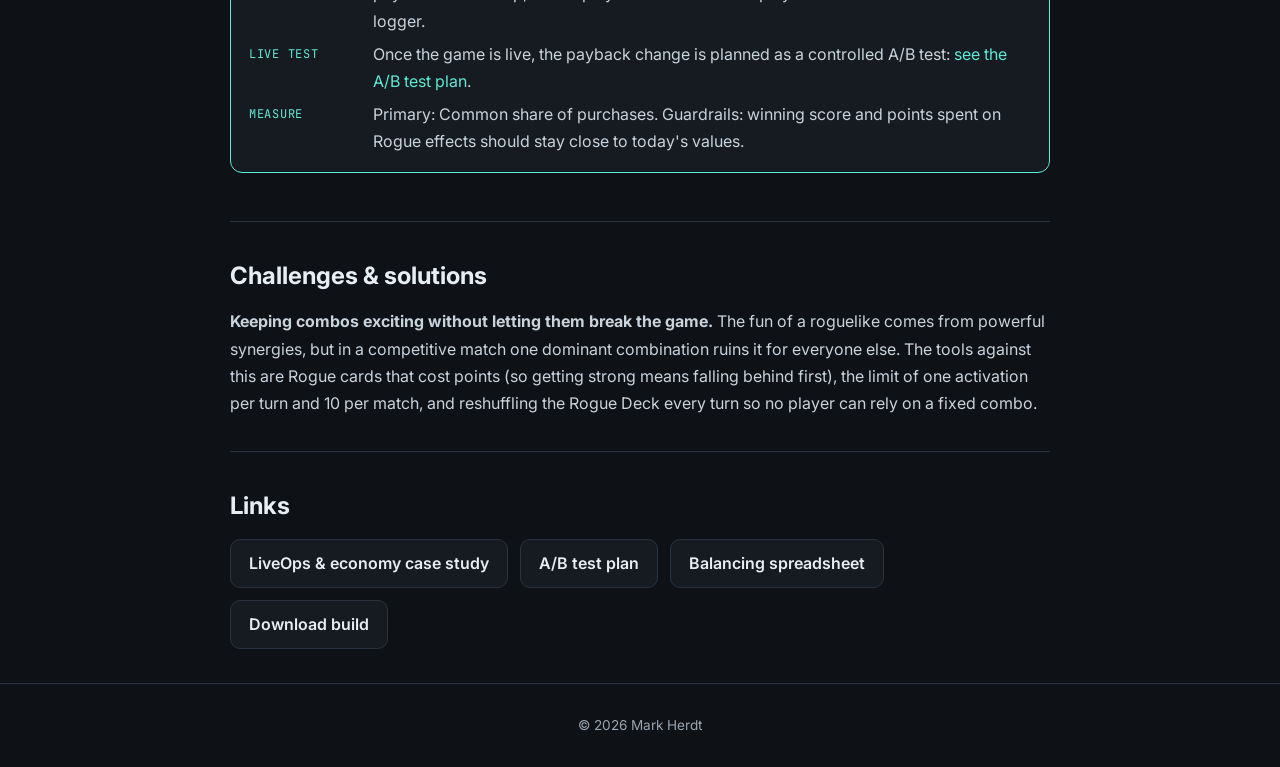
<file: games/rogue-deck/index.html>
<!doctype html><html lang="en"><head><meta charset="utf-8">
<link rel="icon" href="data:image/svg+xml,%3Csvg xmlns=%22http://www.w3.org/2000/svg%22 viewBox=%220 0 100 100%22%3E%3Crect width=%22100%22 height=%22100%22 rx=%2220%22 fill=%22%235eead4%22/%3E%3Ctext x=%2250%22 y=%2268%22 font-size=%2252%22 font-family=%22Arial%22 font-weight=%22bold%22 text-anchor=%22middle%22 fill=%22%230e1116%22%3EMH%3C/text%3E%3C/svg%3E">
<meta name="referrer" content="strict-origin-when-cross-origin"><meta name="viewport" content="width=device-width, initial-scale=1">
<title>Rogue Deck – Design | Mark Herdt</title>
<link href="https://fonts.googleapis.com/css2?family=Inter:wght@400;600;800&family=JetBrains+Mono:wght@500&display=swap" rel="stylesheet">
<link rel="stylesheet" href="../../css/style.css">
<style>li{margin-bottom:6px}
.chart{background:var(--surface);border:1px solid var(--border);border-radius:12px;padding:16px;margin:12px 0}
.bar{display:grid;grid-template-columns:90px 1fr 56px;align-items:center;gap:10px;margin:8px 0}
.bf{height:100%;border-radius:6px}
@media(max-width:600px){table{display:block;overflow-x:auto;white-space:nowrap}}
@media(max-width:700px){.fx{grid-template-columns:1fr}}
.chart .bar{grid-template-columns:150px 1fr 100px}
@media(max-width:600px){.iter dl{grid-template-columns:1fr}.iter dt{padding-top:8px}}
p+p{margin-top:10px}
</style></head><body>
<nav><div class="wrap"><a class="logo" href="../../index.html">mark<span>.herdt</span>()</a><a href="../../index.html#projects">← Back to all games</a></div></nav>
<main class="wrap">
<header><p class="tag">// Roguelike deckbuilder · In development</p><h1>Rogue Deck</h1><p class="lead">A competitive multiplayer card game: as simple as UNO, with Yu-Gi-Oh!-style deck building and roguelike elements. Currently in development.</p></header>
<div class="video"><iframe referrerpolicy="strict-origin-when-cross-origin" src="https://www.youtube-nocookie.com/embed/0nubLGzscEs" title="Rogue Deck trailer" allow="encrypted-media; picture-in-picture" allowfullscreen loading="lazy"></iframe></div>
<div class="facts"><div class="fact"><b>Role</b>Solo developer: design, programming</div><div class="fact"><b>Engine</b>Unity, C#</div><div class="fact"><b>Status</b>In development</div><div class="fact"><b>Players</b>2–4, competitive</div></div>
<section><h2>Concept</h2><p>A card game that is <b>as easy to learn as UNO</b>, with the <b>deck-building depth of Yu-Gi-Oh!</b> and the run-to-run variety of a roguelike. Matches support 2–4 players, in PvE and PvP.</p></section>
<section><h2>Core loop</h2><p>Each player has their own standard deck of playing cards (clubs, hearts, spades and diamonds). At the start of a match, a random card is placed in the center. The player can play a card on their turn if it has the <b>same suit</b> as the center card, or its rank is <b>one higher or one lower</b>.</p>
<p>Only the second option gives the player points: a card that is one rank above or below the center card earns its rank as points (Hearts 7 = 7 points), plus any active multipliers. A card that only matches the suit gives no points, but its effect still triggers. So every turn you choose between <b>scoring now</b> and <b>using an effect or getting rid of a card</b>.</p>
<p>The match ends when someone plays their last card, but <b>the winner is the player with the most points</b>, not the first one to empty their hand.</p>
<p>That creates the central tension of every match: do I keep playing cards to build my score, or race to empty my hand and end the match while I'm ahead?</p><div class="flow"><div class="ft">Core loop: one turn</div><div class="node start">Start of turn<small>3 Rogue effects are offered</small></div><div class="arrow"></div><div class="node dec">Buy a Rogue effect?</div><div class="arrow"></div><div class="branch"><div><span class="lbl">Yes</span><div class="node ">Pay 10–40% of your score<small>depends on rarity</small></div></div><div><span class="lbl">No</span><div class="node ">Save points<small>wait for a better offer</small></div></div></div><div class="arrow"></div><div class="node ">Play a card<small>must match suit or rank ±1</small></div><div class="arrow"></div><div class="branch"><div><span class="lbl">Rank ±1</span><div class="node good">Add points<small>rank + multipliers</small></div></div><div><span class="lbl">Suit only</span><div class="node bad">No points<small>effect still triggers</small></div></div></div><div class="arrow"></div><div class="node ">Card effect resolves</div><div class="arrow"></div><div class="node dec">Hand empty?</div><div class="arrow"></div><div class="branch"><div><span class="lbl">Yes</span><div class="node end">Match ends<small>most points wins</small></div></div><div><span class="lbl">No</span><div class="node ">Next player</div></div></div><div class="loop">↺ Next turn</div></div></section><section><h2>Cards &amp; the Rogue Deck</h2><h3>Card effects</h3>
<p>Every card has an effect that triggers when it's played, for example:</p>
<ul><li>Opponents draw X cards</li><li>Opponents reveal their hand for X turns</li><li>This card gets a point multiplier</li></ul>
<p>Choosing <i>when</i> to play which card is a scoring decision as well as a tactical one.</p>
<h3>The Rogue Deck</h3>
<p>Alongside their normal deck, each player has a <b>Rogue Deck</b>: effect cards bought with points that stay active for the rest of the match and apply to all of that player's cards. Examples:</p>
<ul><li>Score multipliers for all cards, one color, or one suit</li><li>Play 1 additional card every turn</li><li>Every card you play gives you points, even suit-only matches</li></ul>
<p>Players can activate one Rogue card per turn, up to 10 in total (each slot unlocks at a score threshold), and the Rogue Deck is reshuffled every turn. Because Rogue cards cost points, every purchase is a trade-off: get stronger for later, or protect your lead now.</p>
<h3>Readability as a design rule</h3>
<p>I deliberately kept effects short, mostly one sentence, so every player understands a card at first glance. The goal behind this was to prevent the problem modern YuGiOh has: It can take minutes to understand an effect ; Rogue Deck gets its depth from how simple cards combine, not from complicated text.</p></section><section><h2>Rarity &amp; probability design</h2>
<p>Both decks use four rarities. Rarity controls how often powerful effects appear, which is the main lever for keeping matches varied without letting the strongest effects show up every game.</p>
<h3>Playing-card deck</h3>
<p>Each suit has the same rarity spread, so no suit is stronger than another:</p>
<table><tr><th>Rarity</th><th>Per suit</th><th>Per deck (52 cards)</th><th>Share</th></tr>
<tr><td><span class="dot" style="background:#9aa5b1"></span>Common</td><td>7</td><td>28</td><td>53.8%</td></tr>
<tr><td><span class="dot" style="background:#4ade80"></span>Rare</td><td>3</td><td>12</td><td>23.1%</td></tr>
<tr><td><span class="dot" style="background:#60a5fa"></span>Epic</td><td>2</td><td>8</td><td>15.4%</td></tr>
<tr><td><span class="dot" style="background:#a78bfa"></span>Legendary</td><td>1</td><td>4</td><td>7.7%</td></tr></table>
<h3>Rogue Deck offers</h3>
<p>Each turn the player chooses from 3 Rogue effects, drawn with a weighted random roll (weights 8 / 4 / 2 / 1). Chance that a single turn's offer contains at least one card of each rarity:</p>
<div class="chart"><div class="bar"><span class="bl">Common</span><div class="bt"><div class="bf" style="width:89.8%;background:#9aa5b1"></div></div><span class="bv">89.8%</span></div><div class="bar"><span class="bl">Rare</span><div class="bt"><div class="bf" style="width:60.6%;background:#4ade80"></div></div><span class="bv">60.6%</span></div><div class="bar"><span class="bl">Epic</span><div class="bt"><div class="bf" style="width:34.9%;background:#60a5fa"></div></div><span class="bv">34.9%</span></div><div class="bar"><span class="bl">Legendary</span><div class="bt"><div class="bf" style="width:18.7%;background:#a78bfa"></div></div><span class="bv">18.7%</span></div></div>
<table><tr><th>Rarity</th><th>Weight</th><th>Per card</th><th>≥1 in an offer of 3</th><th>Expected in 10 offers</th></tr><tr><td><span class="dot" style="background:#9aa5b1"></span>Common</td><td>8</td><td>53.3%</td><td>89.8%</td><td>16.0</td></tr><tr><td><span class="dot" style="background:#4ade80"></span>Rare</td><td>4</td><td>26.7%</td><td>60.6%</td><td>8.0</td></tr><tr><td><span class="dot" style="background:#60a5fa"></span>Epic</td><td>2</td><td>13.3%</td><td>34.9%</td><td>4.0</td></tr><tr><td><span class="dot" style="background:#a78bfa"></span>Legendary</td><td>1</td><td>6.7%</td><td>18.7%</td><td>2.0</td></tr></table>
<p>What this means in play: a Legendary shows up in roughly <b>1 out of 5</b> offers, and about <b>2 Legendary options</b> across 10 turns. That keeps Legendaries exciting moments without making them reliable enough to build a strategy around. Players still have to adapt their plan to what the run offers them, which is the roguelike feel the game is built around.</p>
<p class="note">The 3 offered cards are never duplicates. Values are calculated per roll; excluding duplicates shifts them only slightly.</p>
</section>
<section><h2>Effect catalog</h2>
<p>The deck uses <b>18 effects in 35 rarity variants</b>. Many effects exist at several rarities, so higher rarities scale the same idea instead of adding new rules. This keeps every card readable while still giving rare cards a clear power jump.</p>
<div class="cat"><h4>Scoring <span>— raise your points</span></h4><div class="fx"><div class="fxn">All Cards Give Points This Turn</div><div class="fxd">Every card played this turn gives points.</div><div><span class="rc" style="border-color:#a78bfa;color:#a78bfa">Legendary</span></div></div><div class="fx"><div class="fxn">Card Always Gives Points</div><div class="fxd">This card always gives points, regardless of suit.</div><div><span class="rc" style="border-color:#60a5fa;color:#60a5fa">Epic</span></div></div><div class="fx"><div class="fxn">Next Card Always Gives Points</div><div class="fxd">The next card always gives points, regardless of suit.</div><div><span class="rc" style="border-color:#60a5fa;color:#60a5fa">Epic</span></div></div><div class="fx"><div class="fxn">Next Card Score Multiplier</div><div class="fxd">Score multiplier on the next played card.</div><div><span class="rc" style="border-color:#9aa5b1;color:#9aa5b1">Common · ×2</span><span class="rc" style="border-color:#4ade80;color:#4ade80">Rare · ×3</span><span class="rc" style="border-color:#60a5fa;color:#60a5fa">Epic · ×4</span><span class="rc" style="border-color:#a78bfa;color:#a78bfa">Legendary · ×5</span></div></div><div class="fx"><div class="fxn">Score Multiplier</div><div class="fxd">Score multiplier on this card.</div><div><span class="rc" style="border-color:#9aa5b1;color:#9aa5b1">Common · ×2</span><span class="rc" style="border-color:#4ade80;color:#4ade80">Rare · ×3</span><span class="rc" style="border-color:#60a5fa;color:#60a5fa">Epic · ×4</span><span class="rc" style="border-color:#a78bfa;color:#a78bfa">Legendary · ×5</span></div></div></div><div class="cat"><h4>Tempo <span>— empty your hand faster</span></h4><div class="fx"><div class="fxn">Additional Card Plays</div><div class="fxd">Play additional cards this turn.</div><div><span class="rc" style="border-color:#60a5fa;color:#60a5fa">Epic · +1</span><span class="rc" style="border-color:#a78bfa;color:#a78bfa">Legendary · +2</span></div></div><div class="fx"><div class="fxn">Play All Cards With Same Color</div><div class="fxd">Play every card of the same color from your hand.</div><div><span class="rc" style="border-color:#a78bfa;color:#a78bfa">Legendary</span></div></div><div class="fx"><div class="fxn">Play All Cards With Same Suit</div><div class="fxd">Play every card of the same suit from your hand.</div><div><span class="rc" style="border-color:#60a5fa;color:#60a5fa">Epic</span></div></div><div class="fx"><div class="fxn">Play All Cards With Same Rank</div><div class="fxd">Play every card of the same rank from your hand.</div><div><span class="rc" style="border-color:#4ade80;color:#4ade80">Rare</span></div></div></div><div class="cat"><h4>Hand <span>— control your cards</span></h4><div class="fx"><div class="fxn">Draw Additional Cards</div><div class="fxd">Draw additional cards this turn.</div><div><span class="rc" style="border-color:#9aa5b1;color:#9aa5b1">Common · +1</span><span class="rc" style="border-color:#4ade80;color:#4ade80">Rare · +2</span><span class="rc" style="border-color:#60a5fa;color:#60a5fa">Epic · +3</span><span class="rc" style="border-color:#a78bfa;color:#a78bfa">Legendary · +4</span></div></div><div class="fx"><div class="fxn">Redraw Cards In Hand</div><div class="fxd">Discard your hand and redraw the same number from a reshuffled deck.</div><div><span class="rc" style="border-color:#9aa5b1;color:#9aa5b1">Common</span></div></div></div><div class="cat"><h4>Disruption <span>— slow down opponents</span></h4><div class="fx"><div class="fxn">Opponent Plays Random Card</div><div class="fxd">The next opponent plays a random card.</div><div><span class="rc" style="border-color:#4ade80;color:#4ade80">Rare</span></div></div><div class="fx"><div class="fxn">Opponents Draw Additional Cards</div><div class="fxd">Every opponent draws cards.</div><div><span class="rc" style="border-color:#4ade80;color:#4ade80">Rare · +1</span><span class="rc" style="border-color:#60a5fa;color:#60a5fa">Epic · +2</span><span class="rc" style="border-color:#a78bfa;color:#a78bfa">Legendary · +3</span></div></div><div class="fx"><div class="fxn">Reverse Turn Order</div><div class="fxd">Reverse the turn order.</div><div><span class="rc" style="border-color:#9aa5b1;color:#9aa5b1">Common</span></div></div><div class="fx"><div class="fxn">Skip Next Turns</div><div class="fxd">Skip the next turns in order. Depending on player count, this can give you an extra turn (skip 1 with one opponent) or pass back to an opponent (skip 2).</div><div><span class="rc" style="border-color:#9aa5b1;color:#9aa5b1">Common · ⏭ 1</span><span class="rc" style="border-color:#4ade80;color:#4ade80">Rare · ⏭ 2</span><span class="rc" style="border-color:#60a5fa;color:#60a5fa">Epic · ⏭ 3</span></div></div></div><div class="cat"><h4>Information <span>— hide or reveal scores</span></h4><div class="fx"><div class="fxn">Hide Score</div><div class="fxd">Hide your score from other players.</div><div><span class="rc" style="border-color:#9aa5b1;color:#9aa5b1">Common · ⏳ 1</span><span class="rc" style="border-color:#4ade80;color:#4ade80">Rare · ⏳ 2</span><span class="rc" style="border-color:#60a5fa;color:#60a5fa">Epic · ⏳ 3</span><span class="rc" style="border-color:#a78bfa;color:#a78bfa">Legendary · ⏳ 4</span></div></div><div class="fx"><div class="fxn">Reveal Scores</div><div class="fxd">Reveal every player's score.</div><div><span class="rc" style="border-color:#9aa5b1;color:#9aa5b1">Common</span></div></div></div><div class="cat"><h4>Neutral <span>— filler</span></h4><div class="fx"><div class="fxn">This Card Does Nothing</div><div class="fxd">No effect.</div><div><span class="rc" style="border-color:#9aa5b1;color:#9aa5b1">Common</span></div></div></div>
</section>
<section><h2>Rogue effect catalog</h2>
<p>Rogue effects last the entire match and apply to every card you play. The pool is built around one idea: <b>specialization</b>. Broad effects (all cards) are rare and weaker per card, while narrow effects (one color, one suit) are more common and stronger, rewarding players who build their play around them.</p>
<div class="cat"><div class="fx"><div class="fxn">Additional Card Plays</div><div class="fxd">Play 1 additional card every turn.</div><div><span class="rc" style="border-color:#a78bfa;color:#a78bfa">Legendary</span></div></div><div class="fx"><div class="fxn">All Cards Give Points This Match</div><div class="fxd">Every card you play scores, including suit-only matches.</div><div><span class="rc" style="border-color:#a78bfa;color:#a78bfa">Legendary</span></div></div><div class="fx"><div class="fxn">Score Multiplier</div><div class="fxd">Multiplies the points of every card you play.</div><div><span class="rc" style="border-color:#60a5fa;color:#60a5fa">Epic · ×2</span><span class="rc" style="border-color:#a78bfa;color:#a78bfa">Legendary · ×3</span></div></div><div class="fx"><div class="fxn">Score Multiplier: Black</div><div class="fxd">Multiplies points of black cards (clubs, spades).</div><div><span class="rc" style="border-color:#4ade80;color:#4ade80">Rare · ×2</span><span class="rc" style="border-color:#60a5fa;color:#60a5fa">Epic · ×3</span><span class="rc" style="border-color:#a78bfa;color:#a78bfa">Legendary · ×4</span></div></div><div class="fx"><div class="fxn">Score Multiplier: Red</div><div class="fxd">Multiplies points of red cards (hearts, diamonds).</div><div><span class="rc" style="border-color:#4ade80;color:#4ade80">Rare · ×2</span><span class="rc" style="border-color:#60a5fa;color:#60a5fa">Epic · ×3</span><span class="rc" style="border-color:#a78bfa;color:#a78bfa">Legendary · ×4</span></div></div><div class="fx"><div class="fxn">Score Multiplier: Suit</div><div class="fxd">Multiplies points of one suit. One version each for clubs, diamonds, hearts and spades.</div><div><span class="rc" style="border-color:#9aa5b1;color:#9aa5b1">Common · ×2</span><span class="rc" style="border-color:#4ade80;color:#4ade80">Rare · ×3</span><span class="rc" style="border-color:#60a5fa;color:#60a5fa">Epic · ×4</span><span class="rc" style="border-color:#a78bfa;color:#a78bfa">Legendary · ×5</span></div></div></div>
<p>The narrower the condition, the higher the multiplier at the same rarity: at Legendary, all cards get ×3, one color ×4 and one suit ×5.</p>
</section>
<section><h2>Rogue economy</h2>
<p>Rogue cards have no fixed price. Buying one costs a <b>share of your current score</b>, set by its rarity:</p>
<table><tr><th>Rarity</th><th>Cost</th></tr>
<tr><td><span class="dot" style="background:#9aa5b1"></span>Common</td><td>10% of your score</td></tr>
<tr><td><span class="dot" style="background:#4ade80"></span>Rare</td><td>20% of your score</td></tr>
<tr><td><span class="dot" style="background:#60a5fa"></span>Epic</td><td>30% of your score</td></tr>
<tr><td><span class="dot" style="background:#a78bfa"></span>Legendary</td><td>40% of your score</td></tr></table>
<p>On top of that, the 10 Rogue slots are <b>unlocked by score</b>. A slot can only be filled once your score has reached its threshold:</p>
<div class="costchart"><div class="cb"><i style="height:1.5%"></i><b>10</b><span>1</span></div><div class="cb"><i style="height:1.5%"></i><b>25</b><span>2</span></div><div class="cb"><i style="height:1.5%"></i><b>50</b><span>3</span></div><div class="cb"><i style="height:2.0%"></i><b>100</b><span>4</span></div><div class="cb"><i style="height:5.0%"></i><b>250</b><span>5</span></div><div class="cb"><i style="height:10.0%"></i><b>500</b><span>6</span></div><div class="cb"><i style="height:15.0%"></i><b>750</b><span>7</span></div><div class="cb"><i style="height:20.0%"></i><b>1,000</b><span>8</span></div><div class="cb"><i style="height:50.0%"></i><b>2,500</b><span>9</span></div><div class="cb"><i style="height:100.0%"></i><b>5,000</b><span>10</span></div></div>
<p class="note">Score needed to unlock each Rogue slot (slot 1–10).</p>
<p>Together, the two rules shape the key decisions:</p>
<ul>
<li><b>Every purchase hurts the same:</b> because the price scales with your score, a Legendary always costs 40% of what you have, whether you buy it on turn 3 or turn 15. Leaders pay more in absolute points, which keeps matches close.</li>
<li><b>Rarity is a real trade-off:</b> a stronger effect takes a bigger bite out of your score, so a Common that fits your hand can be the better buy than a Legendary that doesn't.</li>
<li><b>The thresholds pace the match:</b> the first slots open almost immediately, while slot 6 needs 500 points, more than an average winning score. Late slots are only reachable in exceptional runs.</li>
</ul>
</section>
<section id="stacking"><h2>Multiplier stacking</h2>
<p>All multipliers <b>add up</b> instead of multiplying each other. With a Spades ×2 and an all-cards ×3, spades score ×5 and every other card ×3. Example: a Clubs 7 played with three Legendary Rogue effects and a ×5 card effect:</p>
<div class="chart"><div class="bar"><span class="bl">Base card</span><div class="bt"><div class="bf" style="width:5.9%;background:var(--accent)"></div></div><span class="bv">×1 = 7</span></div><div class="bar"><span class="bl">+ Clubs ×5</span><div class="bt"><div class="bf" style="width:29.4%;background:var(--accent)"></div></div><span class="bv">×5 = 35</span></div><div class="bar"><span class="bl">+ Black ×4</span><div class="bt"><div class="bf" style="width:52.9%;background:var(--accent)"></div></div><span class="bv">×9 = 63</span></div><div class="bar"><span class="bl">+ All cards ×3</span><div class="bt"><div class="bf" style="width:70.6%;background:var(--accent)"></div></div><span class="bv">×12 = 84</span></div><div class="bar"><span class="bl">+ Card effect ×5</span><div class="bt"><div class="bf" style="width:100.0%;background:var(--accent)"></div></div><span class="bv">×17 = 119</span></div></div>
<p>Additive stacking was a deliberate balancing choice. If the same multipliers were multiplied, that card would score 7 × 3 × 4 × 5 × 5 = <b>2,100 points</b> instead of <b>119</b>. Power grows steadily with each upgrade instead of exploding, so a player who gets lucky early can still be caught.</p>
</section>
<section><h2>Power scaling by rarity</h2>
<p>Scaled effects grow in steady steps from Common to Legendary. The step size differs per effect type: card draw and hidden turns grow by +1 per rarity, while multipliers grow from ×2 to ×5, because points are the win condition and need the strongest rarity gap.</p>
<div class="scale"><div class="srow shead"><span></span><span style="color:#9aa5b1">Common</span><span style="color:#4ade80">Rare</span><span style="color:#60a5fa">Epic</span><span style="color:#a78bfa">Legendary</span></div><div class="srow"><span class="sn">Additional Card Plays<em>Extra plays</em></span><span class="na">–</span><span class="na">–</span><span><i style="width:50%;background:#60a5fa"></i><b>+1</b></span><span><i style="width:100%;background:#a78bfa"></i><b>+2</b></span></div><div class="srow"><span class="sn">Draw Additional Cards<em>Cards drawn</em></span><span><i style="width:25%;background:#9aa5b1"></i><b>+1</b></span><span><i style="width:50%;background:#4ade80"></i><b>+2</b></span><span><i style="width:75%;background:#60a5fa"></i><b>+3</b></span><span><i style="width:100%;background:#a78bfa"></i><b>+4</b></span></div><div class="srow"><span class="sn">Hide Score<em>Turns</em></span><span><i style="width:25%;background:#9aa5b1"></i><b>⏳1</b></span><span><i style="width:50%;background:#4ade80"></i><b>⏳2</b></span><span><i style="width:75%;background:#60a5fa"></i><b>⏳3</b></span><span><i style="width:100%;background:#a78bfa"></i><b>⏳4</b></span></div><div class="srow"><span class="sn">Next Card Score Multiplier<em>Multiplier</em></span><span><i style="width:40%;background:#9aa5b1"></i><b>×2</b></span><span><i style="width:60%;background:#4ade80"></i><b>×3</b></span><span><i style="width:80%;background:#60a5fa"></i><b>×4</b></span><span><i style="width:100%;background:#a78bfa"></i><b>×5</b></span></div><div class="srow"><span class="sn">Opponents Draw Additional Cards<em>Cards drawn</em></span><span class="na">–</span><span><i style="width:33%;background:#4ade80"></i><b>+1</b></span><span><i style="width:67%;background:#60a5fa"></i><b>+2</b></span><span><i style="width:100%;background:#a78bfa"></i><b>+3</b></span></div><div class="srow"><span class="sn">Score Multiplier<em>Multiplier</em></span><span><i style="width:40%;background:#9aa5b1"></i><b>×2</b></span><span><i style="width:60%;background:#4ade80"></i><b>×3</b></span><span><i style="width:80%;background:#60a5fa"></i><b>×4</b></span><span><i style="width:100%;background:#a78bfa"></i><b>×5</b></span></div><div class="srow"><span class="sn">Skip Next Turns<em>Turns skipped</em></span><span><i style="width:33%;background:#9aa5b1"></i><b>⏭1</b></span><span><i style="width:67%;background:#4ade80"></i><b>⏭2</b></span><span><i style="width:100%;background:#60a5fa"></i><b>⏭3</b></span><span class="na">–</span></div></div>
</section>
<section><h2>Balancing</h2>
<p>Balancing has mainly been done through playtesting: playing many matches, spotting cards that were too strong or never mattered, and adjusting their values. The <a href="https://docs.google.com/spreadsheets/d/1dw4X00niFlxCuj96TsYGd5FnsYzix9_52m8x8lmlegU/edit?usp=sharing" target="_blank" rel="noopener">balancing spreadsheet</a> collects every effect, its rarity and value, and the rarity math in one place.</p>
<p>Some effects become much stronger together than on their own. The matrix below rates the key pairs by combo strength, with the strongest combinations marked High.</p>
<div class="mxw"><table class="mx"><tr><th></th><th>Score Multiplier</th><th>Next Card Multiplier</th><th>All Cards Give Points</th><th>Additional Card Plays</th><th>Play All (Suit/Color/Rank)</th><th>Draw Additional Cards</th></tr><tr><th>Score Multiplier</th><td class="d">—</td><td class="low">Low</td><td class="medium">Medium</td><td class="medium">Medium</td><td class="medium">Medium</td><td class="low">Low</td></tr><tr><th>Next Card Multiplier</th><td class="low">Low</td><td class="d">—</td><td class="medium">Medium</td><td class="medium">Medium</td><td class="medium">Medium</td><td class="low">Low</td></tr><tr><th>All Cards Give Points</th><td class="medium">Medium</td><td class="medium">Medium</td><td class="d">—</td><td class="high">High</td><td class="high">High</td><td class="medium">Medium</td></tr><tr><th>Additional Card Plays</th><td class="medium">Medium</td><td class="medium">Medium</td><td class="high">High</td><td class="d">—</td><td class="high">High</td><td class="medium">Medium</td></tr><tr><th>Play All (Suit/Color/Rank)</th><td class="medium">Medium</td><td class="medium">Medium</td><td class="high">High</td><td class="high">High</td><td class="d">—</td><td class="medium">Medium</td></tr><tr><th>Draw Additional Cards</th><td class="low">Low</td><td class="low">Low</td><td class="medium">Medium</td><td class="medium">Medium</td><td class="medium">Medium</td><td class="d">—</td></tr></table></div>
<p class="legend"><span class="high">High</span> strongest combinations &nbsp; <span class="medium">Medium</span> strong swing &nbsp; <span class="low">Low</span> minor synergy</p>
<p>The strongest pairs all combine <b>mass card plays</b> (Additional Card Plays, Play All…) with <b>mass scoring</b> (All Cards Give Points). The win condition keeps them in check: the match is won by <b>points, not by emptying your hand</b>. Even a player who discards their entire hand in one turn still needs the highest score to win.</p>
<p>Most of these effects also sit at Epic and Legendary, so their low drop rates make it unlikely that a player holds a full combo. It is still possible to get these combinations, and that's on purpose. In playtests, the rare runs where I pulled several of the strongest cards were some of the most fun matches: a once-in-a-while power spike is part of the roguelike appeal.</p>
<p><a class="btn" href="https://docs.google.com/spreadsheets/d/1dw4X00niFlxCuj96TsYGd5FnsYzix9_52m8x8lmlegU/edit?usp=sharing" target="_blank" rel="noopener">Open balancing spreadsheet (Google Sheets)</a></p>
</section><section><h2>Balancing results</h2>
<p>To check the balance with real data, I added an event logger to the game that records every card play, draw, Rogue offer and purchase. I then played 10 matches each with 2 and 4 players and compared the logs with the model in the <a href="https://docs.google.com/spreadsheets/d/1dw4X00niFlxCuj96TsYGd5FnsYzix9_52m8x8lmlegU/edit?usp=sharing" target="_blank" rel="noopener">balancing spreadsheet</a>.</p>
<table><tr><th></th><th>2 players</th><th>4 players</th></tr>
<tr><td>Avg turns per player</td><td>17.4</td><td>19.9</td></tr>
<tr><td>Avg winning score</td><td>279</td><td>491</td></tr>
<tr><td>Winner points earned per turn</td><td>24.0</td><td>34.4</td></tr>
<tr><td>Implied average multiplier</td><td>×4.6</td><td>×6.6</td></tr>
<tr><td>Points from multipliers &amp; effects</td><td>78%</td><td>85%</td></tr>
<tr><td>Winner's points spent on Rogue effects</td><td>33%</td><td>28%</td></tr>
<tr><td>Avg score before a Rogue purchase</td><td>99</td><td>111</td></tr>
<tr><td>Highest Rogue slot reached</td><td>5</td><td>6</td></tr>
<tr><td>Rogue effects that pay back their cost (model)</td><td>26 of 26</td><td>26 of 26</td></tr>
<tr><td>Avg active Rogue effects (winner)</td><td>4.2</td><td>5.0</td></tr></table>
<h3>What the data shows</h3>
<ul>
<li><b>The Rogue system drives the score.</b> Without multipliers, an average turn is worth about 5 points. Winners earn 24–34 points per turn, so roughly 80% of their points come from multipliers and effects, exactly the role the Rogue Deck was designed for.</li>
<li><b>Getting stronger has a real price.</b> Winners spent about a third of everything they earned on Rogue effects. Purchases happen early, around turn 7, at a score of about 100, so each one costs around 30 points: a noticeable dent, but one that pays off over the rest of the match.</li>
<li><b>The unlock thresholds set the ceiling.</b> No 2-player match got past slot 5, and slot 6 (500 points) was only reached in the highest-scoring 4-player matches. Late slots stay a rare jackpot instead of a goal.</li>
<li><b>Every effect is worth buying, but Commons are rarely chosen.</b> Priced at the score players actually had when buying, every Rogue effect earns back its cost over the rest of the match, from about 1.7× for Legendary single-suit multipliers up to 7–10× for Additional Card Plays. Commons pay back their cost as well as most higher rarities, yet only 6 of 266 purchases were Common, although Commons make up half of all offers. Part of that is a fair choice: Rogue slots are limited, and a Common adds fewer net points per slot than a Rare or Legendary. But its low price keeps your score higher, so the next slot unlocks sooner. Whether Commons are undervalued by players or simply too weak per slot is the next thing to find out.</li>
</ul>
</section>
<section><h2>Design iterations</h2>
<p>Most of the rules above didn't start that way. These are the changes that shaped the current balance, and one idea I tested and dropped.</p>
<div class="iter"><h3>1. Rogue cards: from fixed prices to a share of your score</h3><dl><dt>Before</dt><dd>Every Rogue slot had a fixed price. The prices rose from slot to slot, but were lower than today's unlock thresholds.</dd><dt>Problem</dt><dd>The further a match went, the more extreme the fixed prices became. Buying a new card was often no longer worth it, so the Rogue system stalled in the late game.</dd><dt>Change</dt><dd>The price became a share of your current score, set by rarity (10–40%). The old fixed prices became the unlock thresholds for each slot.</dd><dt>Result</dt><dd>Every purchase hurts the same at any point in the match, and leaders pay more in absolute points. The playtest logs confirm it: every Rogue effect now pays back its cost.</dd></dl></div>
<div class="iter"><h3>2. Multipliers: from multiplicative to additive</h3><dl><dt>Before</dt><dd>Multipliers multiplied each other.</dd><dt>Problem</dt><dd>A few lucky draws could make one run explode, which made matches very unbalanced. The scores also became huge numbers that were hard to read and added nothing to the game.</dd><dt>Change</dt><dd>All multipliers now add up instead (see <a href="#stacking">Multiplier stacking</a>).</dd><dt>Result</dt><dd>The same Clubs 7 example scores 119 instead of 2,100. Power grows steadily, a player who gets lucky early can still be caught, and scores stay readable.</dd></dl></div>
<div class="iter"><h3>3. One Rogue activation per turn</h3><dl><dt>Problem</dt><dd>A player with a lot of points could buy several strong cards in a single turn, for example three Legendaries at once, and run away with the match.</dd><dt>Change</dt><dd>Only one Rogue card can be activated per turn.</dd><dt>Result</dt><dd>Even with plenty of points and several great offers, players have to choose. A big lead turns into one decision per turn, not an instant power spike.</dd></dl></div>
<div class="iter"><h3>4. From 5 to 10 Rogue slots per match</h3><dl><dt>Before</dt><dd>The first version allowed a maximum of 5 Rogue cards per match.</dd><dt>Problem</dt><dd>The low cap ended every run at roughly the same power level, so exceptional runs had nothing left to aim for.</dd><dt>Change</dt><dd>Doubled to 10 slots, each unlocked by a score threshold that rises steeply (10 up to 5,000 points).</dd><dt>Result</dt><dd>The game stays open-ended: in playtests, no match got past slot 6, so the late slots remain something great runs can strive for, not the average outcome.</dd></dl></div>
<div class="iter rej" id="same-rank"><h3>Tested and dropped: same-rank cards score points</h3><dl><dt>Idea</dt><dd>Let cards of the same rank as the center card score, not just ranks one higher or lower.</dd><dt>Problem</dt><dd>Card plays per round went up. Only slightly, but noticeably. It also would have made the Rare effect <i>Play All Cards With Same Rank</i> far stronger, because it would score with every card.</dd><dt>Decision</dt><dd>Kept scoring at rank ±1 only. Same-rank plays stay a strategic choice, and the effect has to be used at the right moment.</dd></dl></div>
<h3 id="next-experiment">Next experiment: making Commons attractive</h3>
<div class="iter next"><h3>Common Rogue effects are underbought</h3><dl><dt>Evidence</dt><dd>Commons make up half of all offers and pay back their cost as well as most higher rarities, yet only 6 of 266 logged purchases were Common. Per Rogue slot, though, they add fewer net points (e.g. +17 for a Common ×2 vs +28 for a Legendary ×5 on the same suit).</dd><dt>Hypothesis</dt><dd>Players judge offers by rarity, not by value, and skip Commons even when their low price and faster slot unlocks make them the better buy. If showing the value doesn't change that, Commons are too weak per slot and need a balance change instead.</dd><dt>Test</dt><dd>Try one change at a time, e.g. a lower Common price or showing each offer's expected payback in the shop, then replay the same 2- and 4-player match set with the event logger.</dd><dt>Live test</dt><dd>Once the game is live, the payback change is planned as a controlled A/B test: <a href="ab-test.html">see the A/B test plan</a>.</dd><dt>Measure</dt><dd>Primary: Common share of purchases. Guardrails: winning score and points spent on Rogue effects should stay close to today's values.</dd></dl></div>
</section>
<section><h2>Challenges &amp; solutions</h2><p><b>Keeping combos exciting without letting them break the game.</b> The fun of a roguelike comes from powerful synergies, but in a competitive match one dominant combination ruins it for everyone else. The tools against this are Rogue cards that cost points (so getting strong means falling behind first), the limit of one activation per turn and 10 per match, and reshuffling the Rogue Deck every turn so no player can rely on a fixed combo.</p></section>
<section><h2>Links</h2><div class="links"><a class="btn" href="liveops.html">LiveOps &amp; economy case study</a><a class="btn" href="ab-test.html">A/B test plan</a><a class="btn" href="https://docs.google.com/spreadsheets/d/1dw4X00niFlxCuj96TsYGd5FnsYzix9_52m8x8lmlegU/edit?usp=sharing" target="_blank" rel="noopener">Balancing spreadsheet</a><a class="btn" href="https://momsesimspcl.itch.io/rogue-deck/download/fBLCvmYwULnReEncoBvvq3vEXXSxOpyujAYdBOfm" target="_blank" rel="noopener">Download build</a></div></section>
</main><footer>© 2026 Mark Herdt</footer></body></html>
</file>
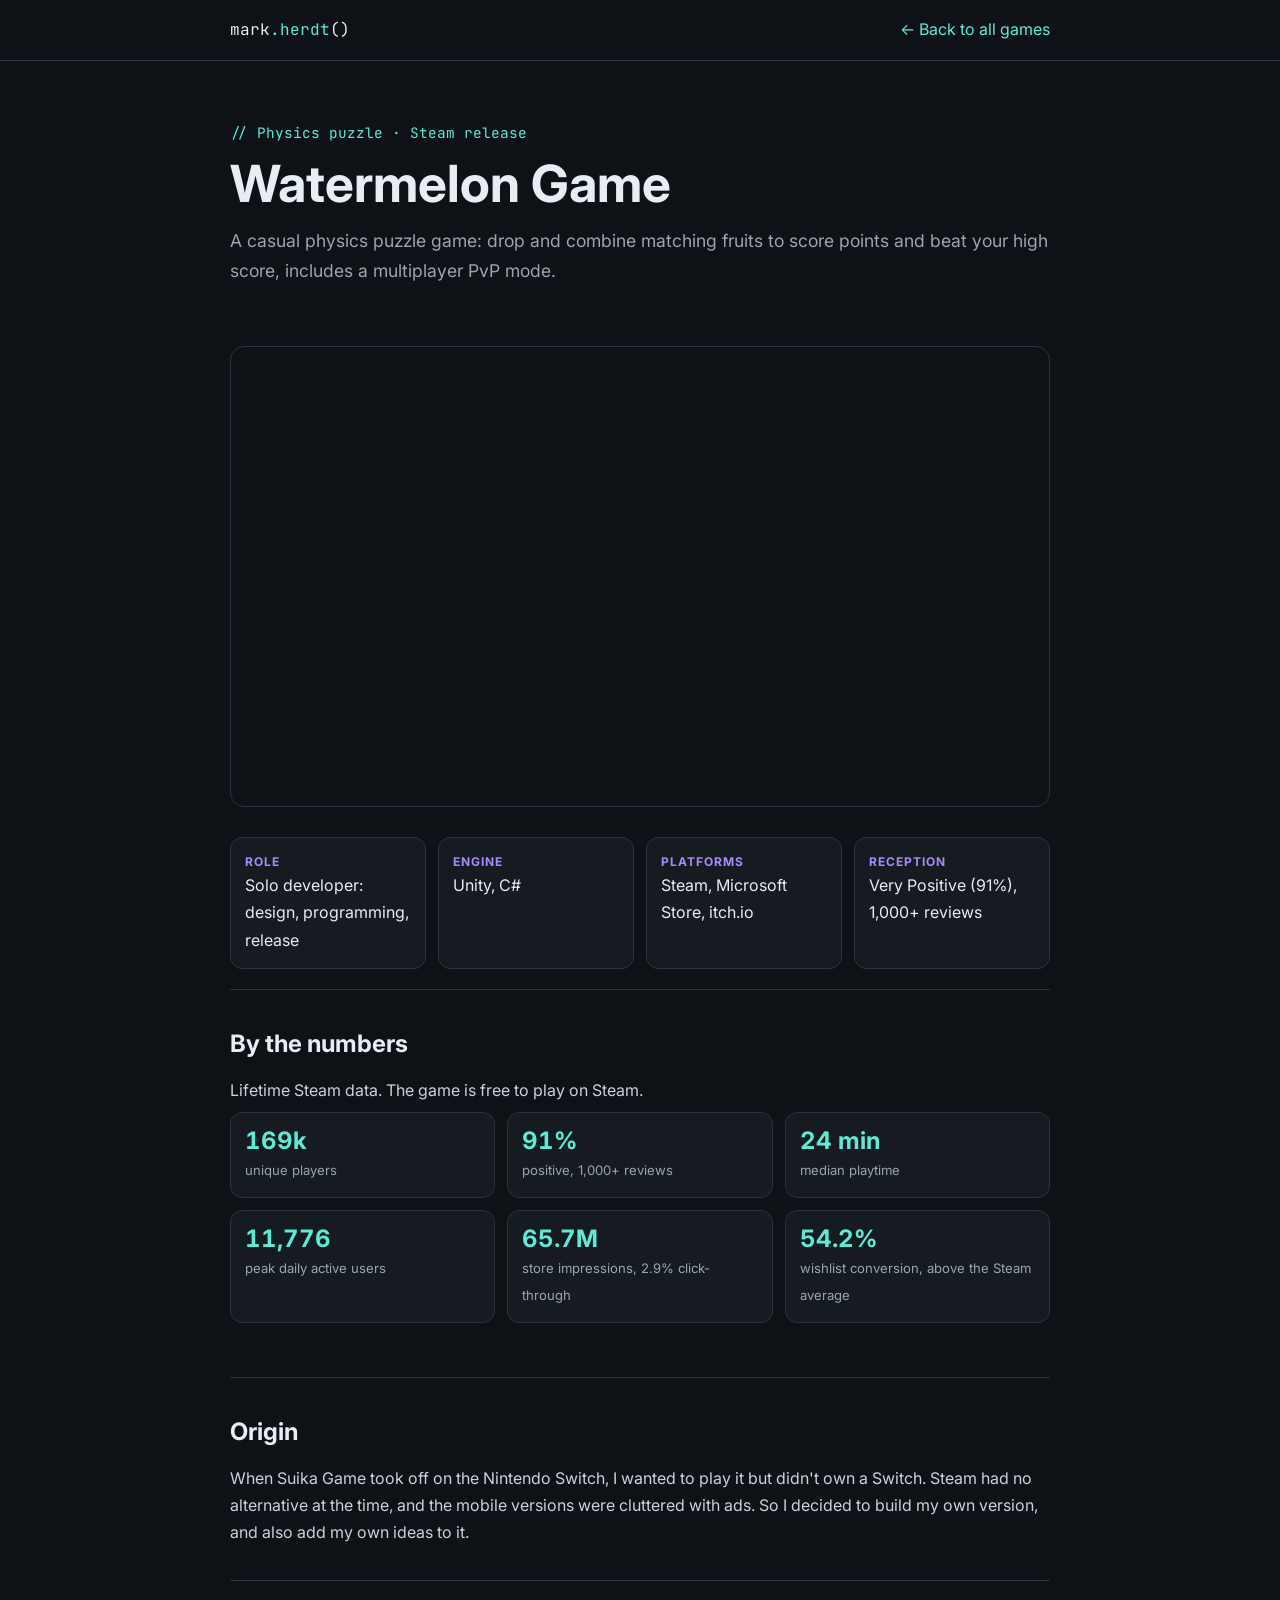
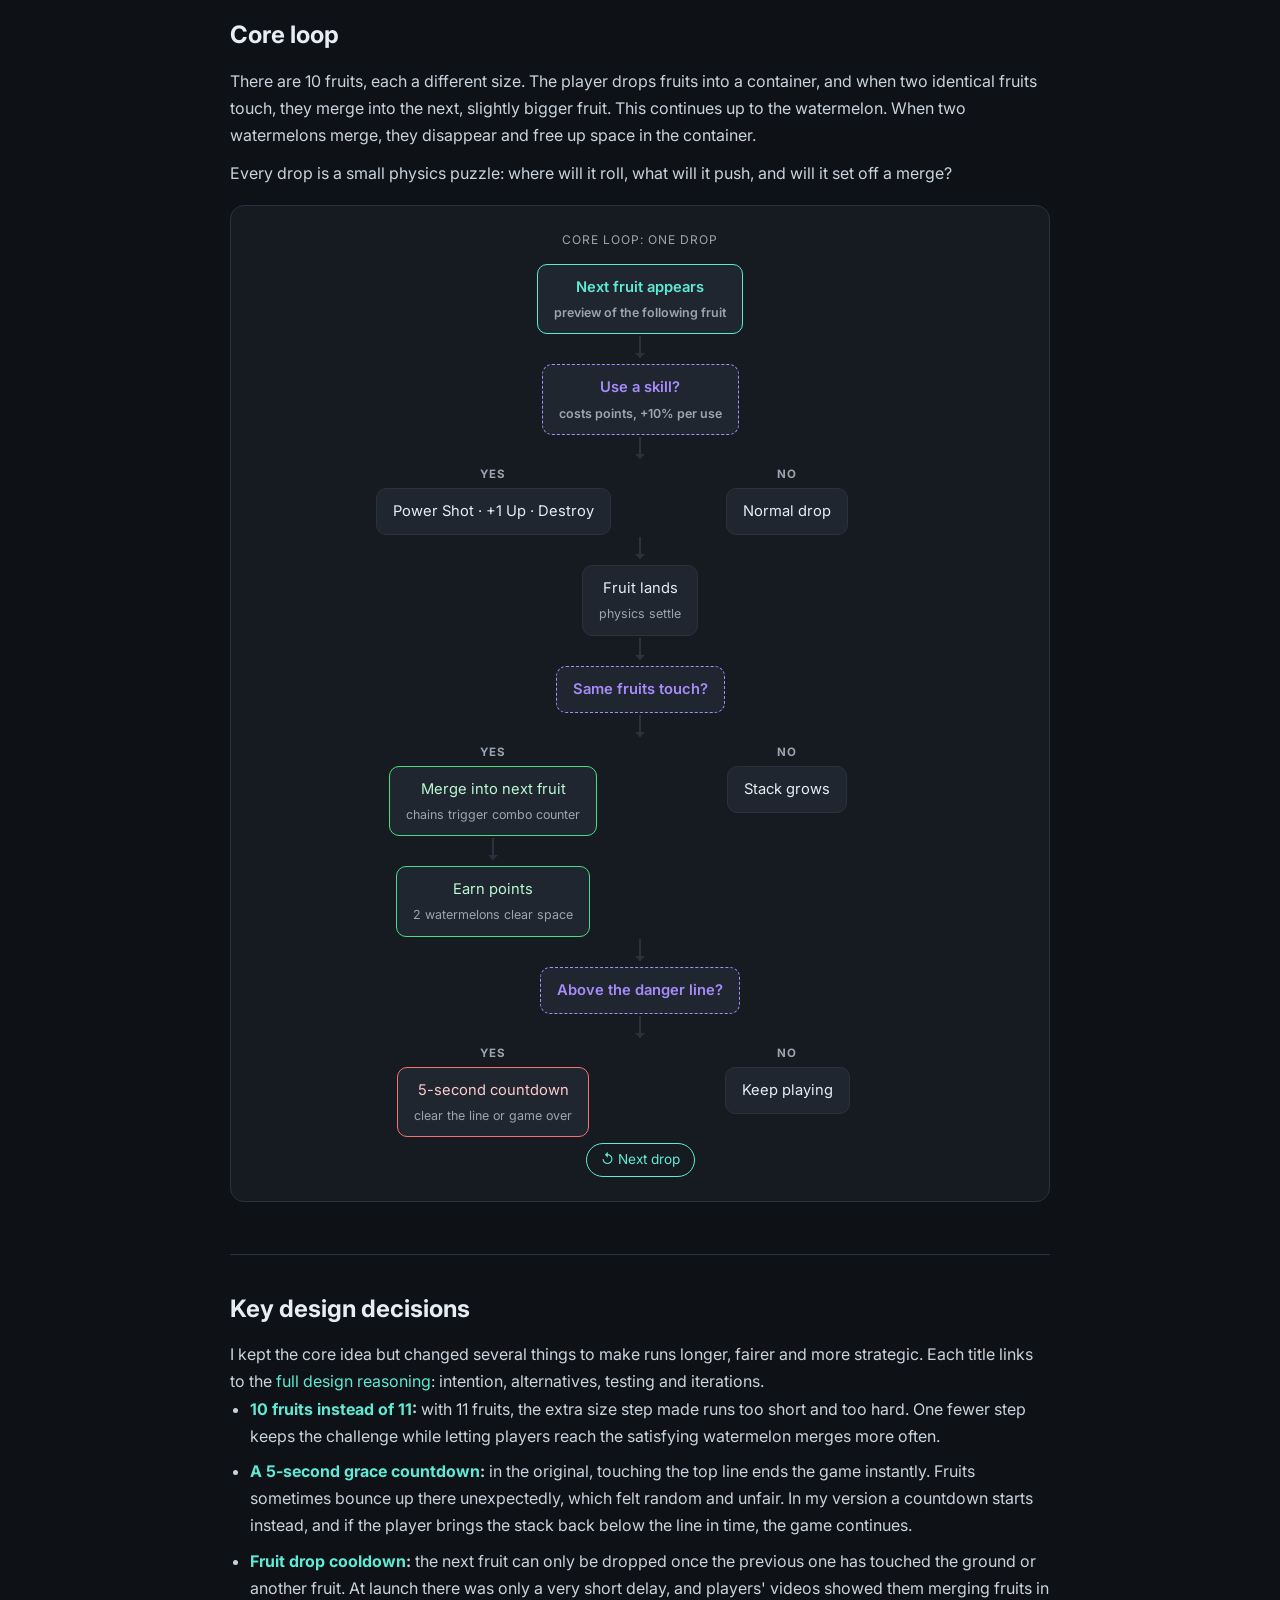
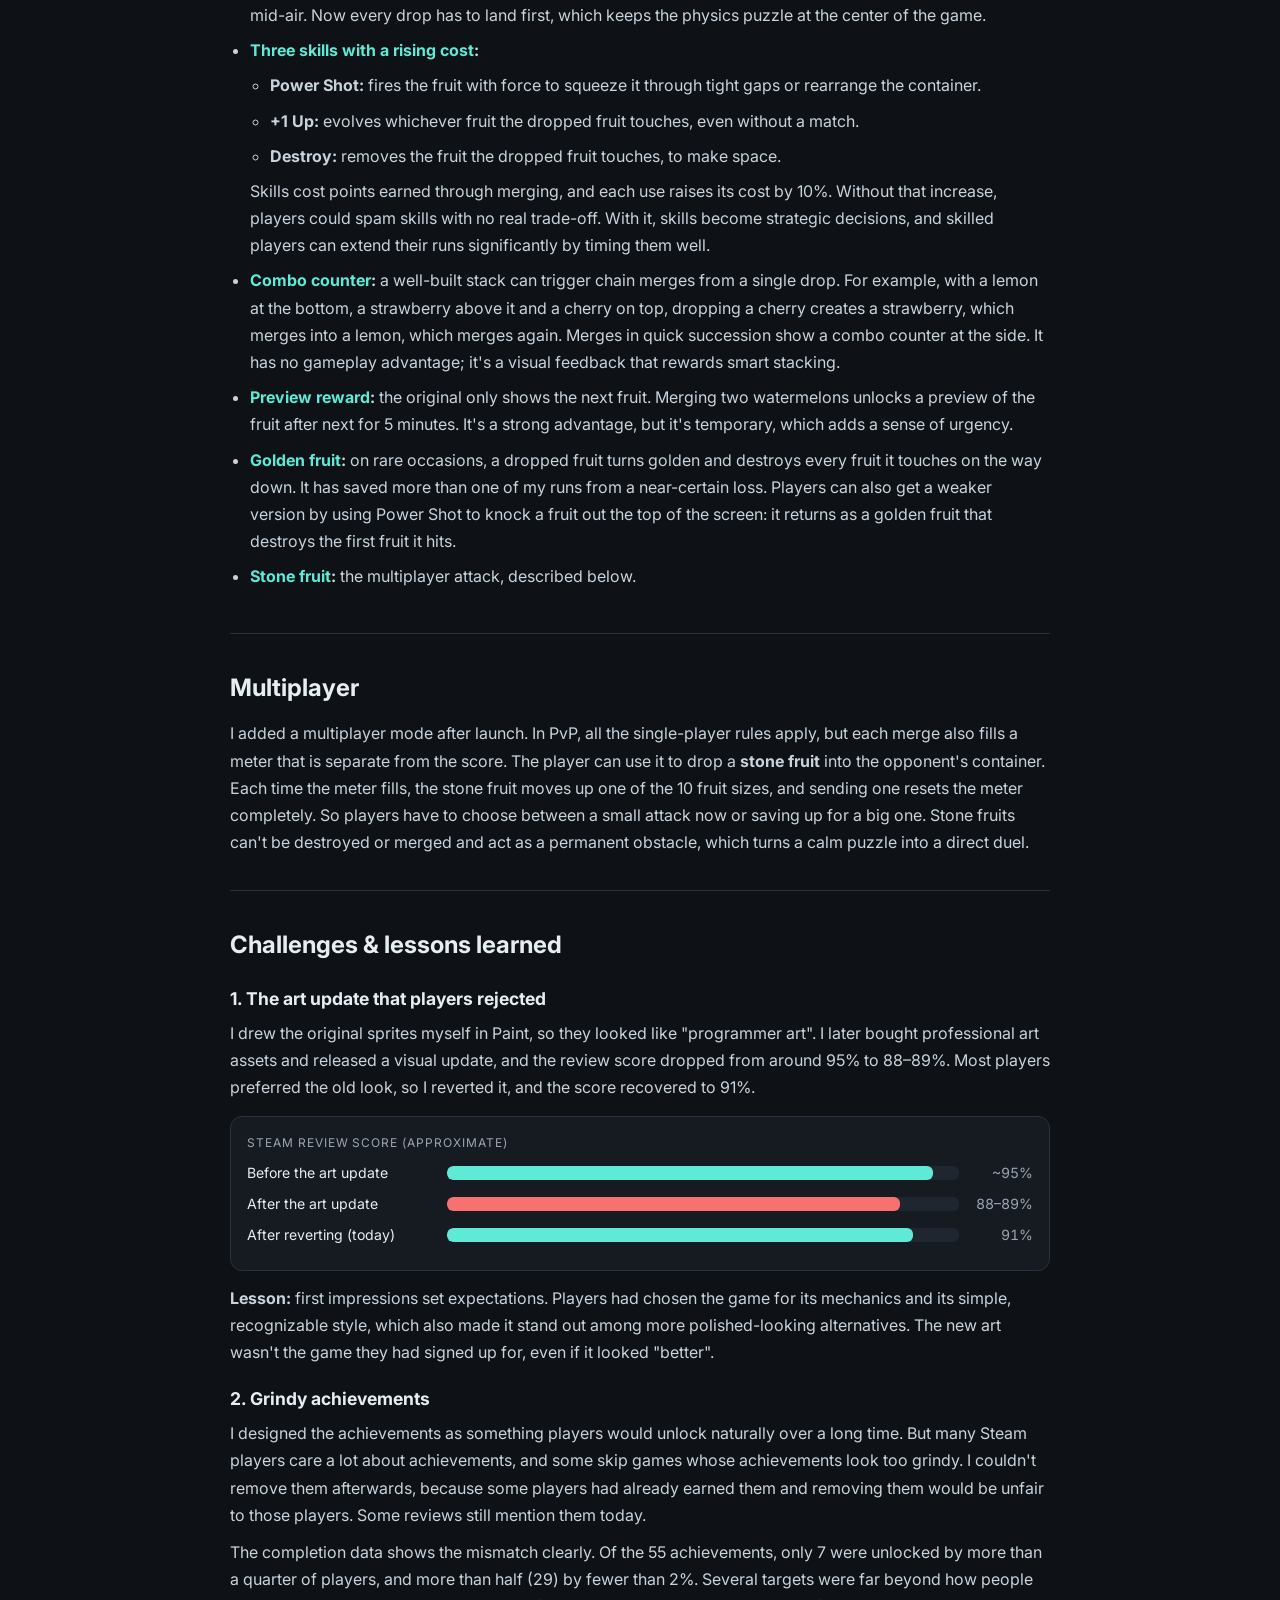
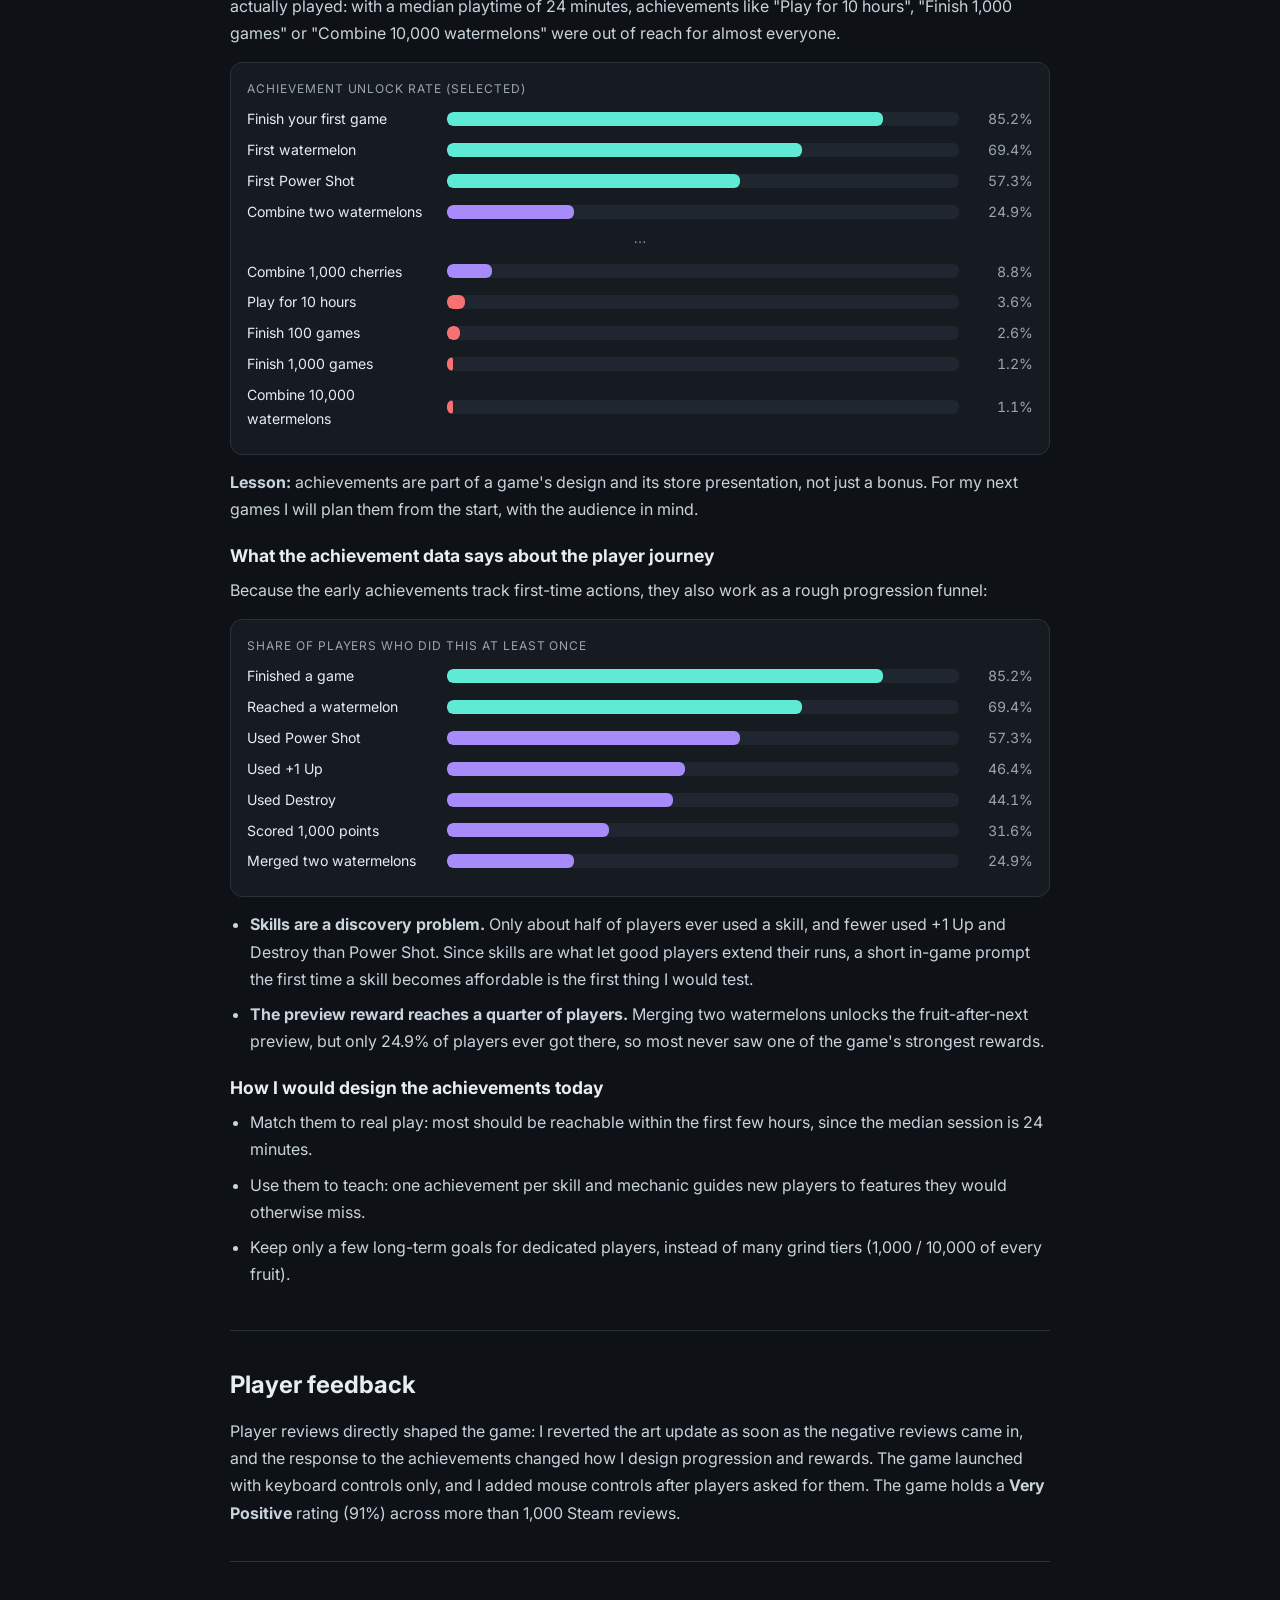
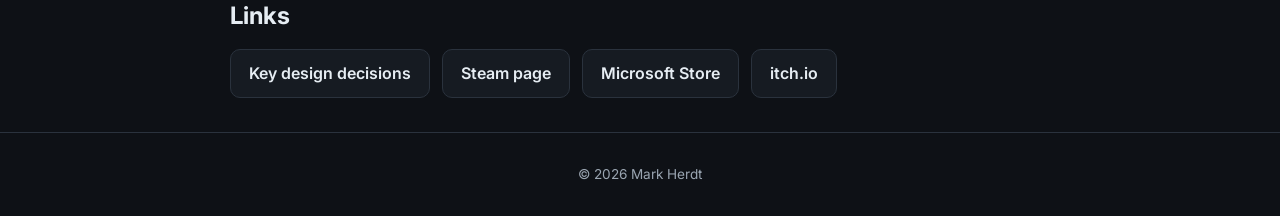
<file: games/watermelon-game/index.html>
<!doctype html><html lang="en"><head><meta charset="utf-8">
<link rel="icon" href="data:image/svg+xml,%3Csvg xmlns=%22http://www.w3.org/2000/svg%22 viewBox=%220 0 100 100%22%3E%3Crect width=%22100%22 height=%22100%22 rx=%2220%22 fill=%22%235eead4%22/%3E%3Ctext x=%2250%22 y=%2268%22 font-size=%2252%22 font-family=%22Arial%22 font-weight=%22bold%22 text-anchor=%22middle%22 fill=%22%230e1116%22%3EMH%3C/text%3E%3C/svg%3E">
<meta name="referrer" content="strict-origin-when-cross-origin"><meta name="viewport" content="width=device-width, initial-scale=1">
<title>Watermelon Game – Design | Mark Herdt</title>
<link href="https://fonts.googleapis.com/css2?family=Inter:wght@400;600;800&family=JetBrains+Mono:wght@500&display=swap" rel="stylesheet">
<link rel="stylesheet" href="../../css/style.css">
<style>li{margin-bottom:8px}
ul ul{margin-top:8px}
.stats{display:grid;grid-template-columns:repeat(3,1fr);gap:12px;margin:8px 0 20px}
.stat{background:var(--surface);border:1px solid var(--border);border-radius:12px;padding:14px}
.stat b{display:block;font-size:1.5rem;line-height:1.2;color:var(--accent);font-variant-numeric:tabular-nums}
.stat span{font-size:.82rem;color:var(--muted)}
.chart{background:var(--surface);border:1px solid var(--border);border-radius:12px;padding:16px;margin:14px 0}
.chart .ct{font-size:.75rem;text-transform:uppercase;letter-spacing:.08em;color:var(--muted);margin-bottom:8px}
.bar{display:grid;grid-template-columns:190px 1fr 64px;align-items:center;gap:10px;margin:7px 0;font-size:.88rem}
.bar .bv{text-align:right;color:var(--muted);font-variant-numeric:tabular-nums}
.bf{height:100%;border-radius:6px;background:var(--accent2)}
.bf.g{background:var(--accent)}
.bf.r{background:#f87171}
.gap{font-size:.8rem;color:var(--muted);text-align:center;margin:4px 0}
@media(max-width:600px){.bar{grid-template-columns:120px 1fr 56px;font-size:.8rem}.stats{grid-template-columns:1fr 1fr}}
p+p{margin-top:10px}
</style></head><body>
<nav><div class="wrap"><a class="logo" href="../../index.html">mark<span>.herdt</span>()</a><a href="../../index.html#projects">← Back to all games</a></div></nav>
<main class="wrap">
<header><p class="tag">// Physics puzzle · Steam release</p><h1>Watermelon Game</h1><p class="lead">A casual physics puzzle game: drop and combine matching fruits to score points and beat your high score, includes a multiplayer PvP mode.</p></header>
<div class="video"><iframe referrerpolicy="strict-origin-when-cross-origin" src="https://www.youtube-nocookie.com/embed/RMRHCmWvCqo" title="Watermelon Game trailer" allow="encrypted-media; picture-in-picture" allowfullscreen loading="lazy"></iframe></div>
<div class="facts"><div class="fact"><b>Role</b>Solo developer: design, programming, release</div><div class="fact"><b>Engine</b>Unity, C#</div><div class="fact"><b>Platforms</b>Steam, Microsoft Store, itch.io</div><div class="fact"><b>Reception</b>Very Positive (91%), 1,000+ reviews</div></div>
<section><h2>By the numbers</h2><p>Lifetime Steam data. The game is free to play on Steam.</p>
<div class="stats">
<div class="stat"><b>169k</b><span>unique players</span></div>
<div class="stat"><b>91%</b><span>positive, 1,000+ reviews</span></div>
<div class="stat"><b>24 min</b><span>median playtime</span></div>
<div class="stat"><b>11,776</b><span>peak daily active users</span></div>
<div class="stat"><b>65.7M</b><span>store impressions, 2.9% click-through</span></div>
<div class="stat"><b>54.2%</b><span>wishlist conversion, above the Steam average</span></div>
</div></section>
<section><h2>Origin</h2><p>When Suika Game took off on the Nintendo Switch, I wanted to play it but didn't own a Switch. Steam had no alternative at the time, and the mobile versions were cluttered with ads. So I decided to build my own version, and also add my own ideas to it.</p></section>
<section><h2>Core loop</h2><p>There are 10 fruits, each a different size. The player drops fruits into a container, and when two identical fruits touch, they merge into the next, slightly bigger fruit. This continues up to the watermelon. When two watermelons merge, they disappear and free up space in the container.</p>
<p>Every drop is a small physics puzzle: where will it roll, what will it push, and will it set off a merge?</p><div class="flow"><div class="ft">Core loop: one drop</div><div class="node start">Next fruit appears<small>preview of the following fruit</small></div><div class="arrow"></div><div class="node dec">Use a skill?<small>costs points, +10% per use</small></div><div class="arrow"></div><div class="branch"><div><span class="lbl">Yes</span><div class="node ">Power Shot · +1 Up · Destroy</div></div><div><span class="lbl">No</span><div class="node ">Normal drop</div></div></div><div class="arrow"></div><div class="node ">Fruit lands<small>physics settle</small></div><div class="arrow"></div><div class="node dec">Same fruits touch?</div><div class="arrow"></div><div class="branch"><div><span class="lbl">Yes</span><div class="node good">Merge into next fruit<small>chains trigger combo counter</small></div><div class="arrow"></div><div class="node good">Earn points<small>2 watermelons clear space</small></div></div><div><span class="lbl">No</span><div class="node ">Stack grows</div></div></div><div class="arrow"></div><div class="node dec">Above the danger line?</div><div class="arrow"></div><div class="branch"><div><span class="lbl">Yes</span><div class="node bad">5-second countdown<small>clear the line or game over</small></div></div><div><span class="lbl">No</span><div class="node ">Keep playing</div></div></div><div class="loop">↺ Next drop</div></div></section><section><h2>Key design decisions</h2><p>I kept the core idea but changed several things to make runs longer, fairer and more strategic. Each title links to the <a href="key-design-decisions.html">full design reasoning</a>: intention, alternatives, testing and iterations.</p>
<ul>
<li><b><a href="key-design-decisions.html#ten-fruits">10 fruits instead of 11</a>:</b> with 11 fruits, the extra size step made runs too short and too hard. One fewer step keeps the challenge while letting players reach the satisfying watermelon merges more often.</li>
<li><b><a href="key-design-decisions.html#grace-countdown">A 5-second grace countdown</a>:</b> in the original, touching the top line ends the game instantly. Fruits sometimes bounce up there unexpectedly, which felt random and unfair. In my version a countdown starts instead, and if the player brings the stack back below the line in time, the game continues.</li>
<li><b><a href="key-design-decisions.html#drop-cooldown">Fruit drop cooldown</a>:</b> the next fruit can only be dropped once the previous one has touched the ground or another fruit. At launch there was only a very short delay, and players' videos showed them merging fruits in mid-air. Now every drop has to land first, which keeps the physics puzzle at the center of the game.</li>
<li><b><a href="key-design-decisions.html#skills">Three skills with a rising cost</a>:</b>
  <ul>
  <li><b>Power Shot:</b> fires the fruit with force to squeeze it through tight gaps or rearrange the container.</li>
  <li><b>+1 Up:</b> evolves whichever fruit the dropped fruit touches, even without a match.</li>
  <li><b>Destroy:</b> removes the fruit the dropped fruit touches, to make space.</li>
  </ul>
  Skills cost points earned through merging, and each use raises its cost by 10%. Without that increase, players could spam skills with no real trade-off. With it, skills become strategic decisions, and skilled players can extend their runs significantly by timing them well.</li>
<li><b><a href="key-design-decisions.html#combo-counter">Combo counter</a>:</b> a well-built stack can trigger chain merges from a single drop. For example, with a lemon at the bottom, a strawberry above it and a cherry on top, dropping a cherry creates a strawberry, which merges into a lemon, which merges again. Merges in quick succession show a combo counter at the side. It has no gameplay advantage; it's a visual feedback that rewards smart stacking.</li>
<li><b><a href="key-design-decisions.html#preview-reward">Preview reward</a>:</b> the original only shows the next fruit. Merging two watermelons unlocks a preview of the fruit after next for 5 minutes. It's a strong advantage, but it's temporary, which adds a sense of urgency.</li>
<li><b><a href="key-design-decisions.html#golden-fruit">Golden fruit</a>:</b> on rare occasions, a dropped fruit turns golden and destroys every fruit it touches on the way down. It has saved more than one of my runs from a near-certain loss. Players can also get a weaker version by using Power Shot to knock a fruit out the top of the screen: it returns as a golden fruit that destroys the first fruit it hits.</li>
<li><b><a href="key-design-decisions.html#stone-fruit">Stone fruit</a>:</b> the multiplayer attack, described below.</li>
</ul></section><section><h2>Multiplayer</h2><p>I added a multiplayer mode after launch. In PvP, all the single-player rules apply, but each merge also fills a meter that is separate from the score. The player can use it to drop a <b>stone fruit</b> into the opponent's container. Each time the meter fills, the stone fruit moves up one of the 10 fruit sizes, and sending one resets the meter completely. So players have to choose between a small attack now or saving up for a big one. Stone fruits can't be destroyed or merged and act as a permanent obstacle, which turns a calm puzzle into a direct duel.</p></section>
<section><h2>Challenges &amp; lessons learned</h2><h3>1. The art update that players rejected</h3>
<p>I drew the original sprites myself in Paint, so they looked like "programmer art". I later bought professional art assets and released a visual update, and the review score dropped from around 95% to 88–89%. Most players preferred the old look, so I reverted it, and the score recovered to 91%.</p><div class="chart"><div class="ct">Steam review score (approximate)</div><div class="bar"><span>Before the art update</span><div class="bt"><div class="bf g" style="width:95%"></div></div><span class="bv">~95%</span></div><div class="bar"><span>After the art update</span><div class="bt"><div class="bf r" style="width:88.5%"></div></div><span class="bv">88–89%</span></div><div class="bar"><span>After reverting (today)</span><div class="bt"><div class="bf g" style="width:91%"></div></div><span class="bv">91%</span></div></div>
<p><b>Lesson:</b> first impressions set expectations. Players had chosen the game for its mechanics and its simple, recognizable style, which also made it stand out among more polished-looking alternatives. The new art wasn't the game they had signed up for, even if it looked "better".</p>
<h3>2. Grindy achievements</h3>
<p>I designed the achievements as something players would unlock naturally over a long time. But many Steam players care a lot about achievements, and some skip games whose achievements look too grindy. I couldn't remove them afterwards, because some players had already earned them and removing them would be unfair to those players. Some reviews still mention them today.</p>
<p>The completion data shows the mismatch clearly. Of the 55 achievements, only 7 were unlocked by more than a quarter of players, and more than half (29) by fewer than 2%. Several targets were far beyond how people actually played: with a median playtime of 24 minutes, achievements like "Play for 10 hours", "Finish 1,000 games" or "Combine 10,000 watermelons" were out of reach for almost everyone.</p><div class="chart"><div class="ct">Achievement unlock rate (selected)</div><div class="bar"><span>Finish your first game</span><div class="bt"><div class="bf g" style="width:85.2%"></div></div><span class="bv">85.2%</span></div><div class="bar"><span>First watermelon</span><div class="bt"><div class="bf g" style="width:69.4%"></div></div><span class="bv">69.4%</span></div><div class="bar"><span>First Power Shot</span><div class="bt"><div class="bf g" style="width:57.3%"></div></div><span class="bv">57.3%</span></div><div class="bar"><span>Combine two watermelons</span><div class="bt"><div class="bf " style="width:24.9%"></div></div><span class="bv">24.9%</span></div><div class="gap">⋯</div><div class="bar"><span>Combine 1,000 cherries</span><div class="bt"><div class="bf " style="width:8.8%"></div></div><span class="bv">8.8%</span></div><div class="bar"><span>Play for 10 hours</span><div class="bt"><div class="bf r" style="width:3.6%"></div></div><span class="bv">3.6%</span></div><div class="bar"><span>Finish 100 games</span><div class="bt"><div class="bf r" style="width:2.6%"></div></div><span class="bv">2.6%</span></div><div class="bar"><span>Finish 1,000 games</span><div class="bt"><div class="bf r" style="width:1.2%"></div></div><span class="bv">1.2%</span></div><div class="bar"><span>Combine 10,000 watermelons</span><div class="bt"><div class="bf r" style="width:1.1%"></div></div><span class="bv">1.1%</span></div></div>
<p><b>Lesson:</b> achievements are part of a game's design and its store presentation, not just a bonus. For my next games I will plan them from the start, with the audience in mind.</p>
<h3 id="player-journey">What the achievement data says about the player journey</h3>
<p>Because the early achievements track first-time actions, they also work as a rough progression funnel:</p><div class="chart"><div class="ct">Share of players who did this at least once</div><div class="bar"><span>Finished a game</span><div class="bt"><div class="bf g" style="width:85.2%"></div></div><span class="bv">85.2%</span></div><div class="bar"><span>Reached a watermelon</span><div class="bt"><div class="bf g" style="width:69.4%"></div></div><span class="bv">69.4%</span></div><div class="bar"><span>Used Power Shot</span><div class="bt"><div class="bf " style="width:57.3%"></div></div><span class="bv">57.3%</span></div><div class="bar"><span>Used +1 Up</span><div class="bt"><div class="bf " style="width:46.4%"></div></div><span class="bv">46.4%</span></div><div class="bar"><span>Used Destroy</span><div class="bt"><div class="bf " style="width:44.1%"></div></div><span class="bv">44.1%</span></div><div class="bar"><span>Scored 1,000 points</span><div class="bt"><div class="bf " style="width:31.6%"></div></div><span class="bv">31.6%</span></div><div class="bar"><span>Merged two watermelons</span><div class="bt"><div class="bf " style="width:24.9%"></div></div><span class="bv">24.9%</span></div></div>
<ul>
<li><b>Skills are a discovery problem.</b> Only about half of players ever used a skill, and fewer used +1 Up and Destroy than Power Shot. Since skills are what let good players extend their runs, a short in-game prompt the first time a skill becomes affordable is the first thing I would test.</li>
<li><b>The preview reward reaches a quarter of players.</b> Merging two watermelons unlocks the fruit-after-next preview, but only 24.9% of players ever got there, so most never saw one of the game's strongest rewards.</li>
</ul>
<h3>How I would design the achievements today</h3>
<ul>
<li>Match them to real play: most should be reachable within the first few hours, since the median session is 24 minutes.</li>
<li>Use them to teach: one achievement per skill and mechanic guides new players to features they would otherwise miss.</li>
<li>Keep only a few long-term goals for dedicated players, instead of many grind tiers (1,000 / 10,000 of every fruit).</li>
</ul></section><section><h2>Player feedback</h2><p>Player reviews directly shaped the game: I reverted the art update as soon as the negative reviews came in, and the response to the achievements changed how I design progression and rewards. The game launched with keyboard controls only, and I added mouse controls after players asked for them. The game holds a <b>Very Positive</b> rating (91%) across more than 1,000 Steam reviews.</p></section>
<section><h2>Links</h2><div class="links"><a class="btn" href="key-design-decisions.html">Key design decisions</a><a class="btn" href="https://store.steampowered.com/app/2658820/Watermelon_Game/" target="_blank" rel="noopener">Steam page</a><a class="btn" href="https://apps.microsoft.com/detail/9pbqvg3xw0nq" target="_blank" rel="noopener">Microsoft Store</a><a class="btn" href="https://momsesimspcl.itch.io/watermelon-game" target="_blank" rel="noopener">itch.io</a></div></section>
</main><footer>© 2026 Mark Herdt</footer></body></html>
</file>
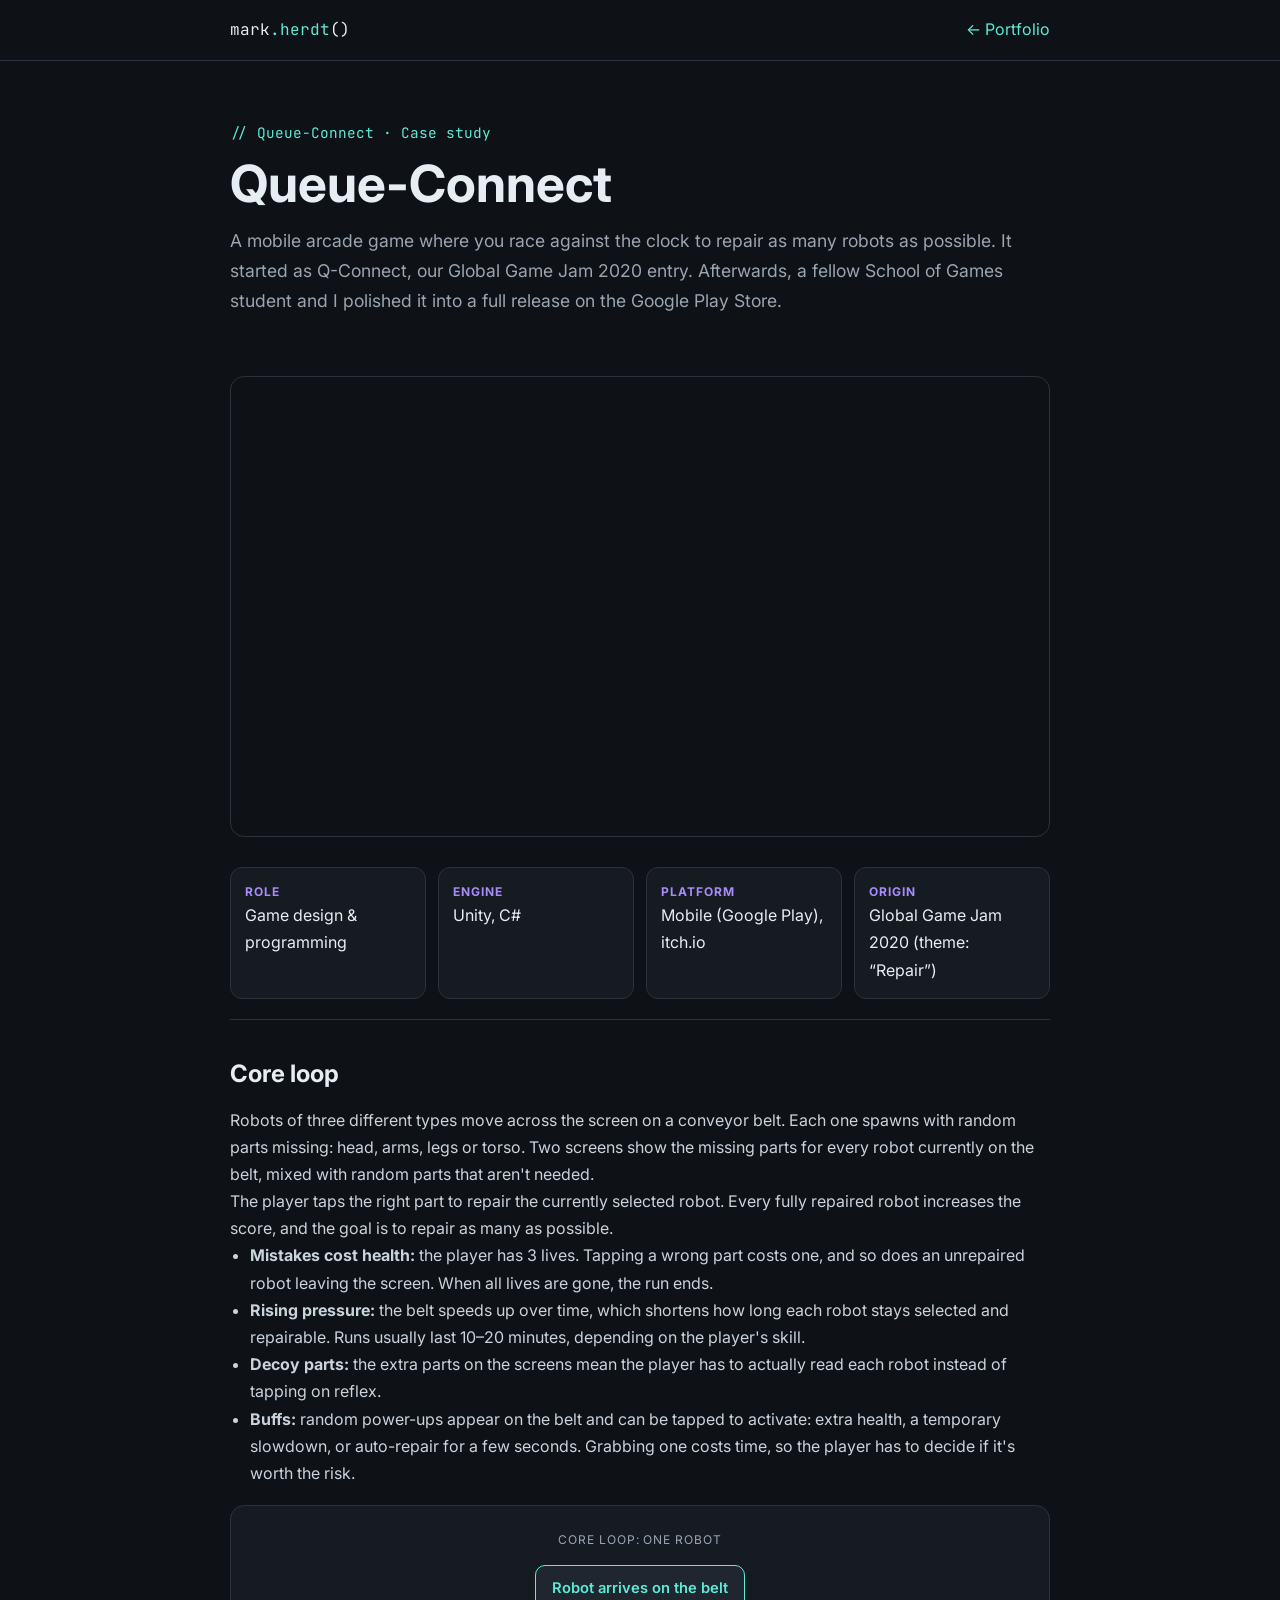
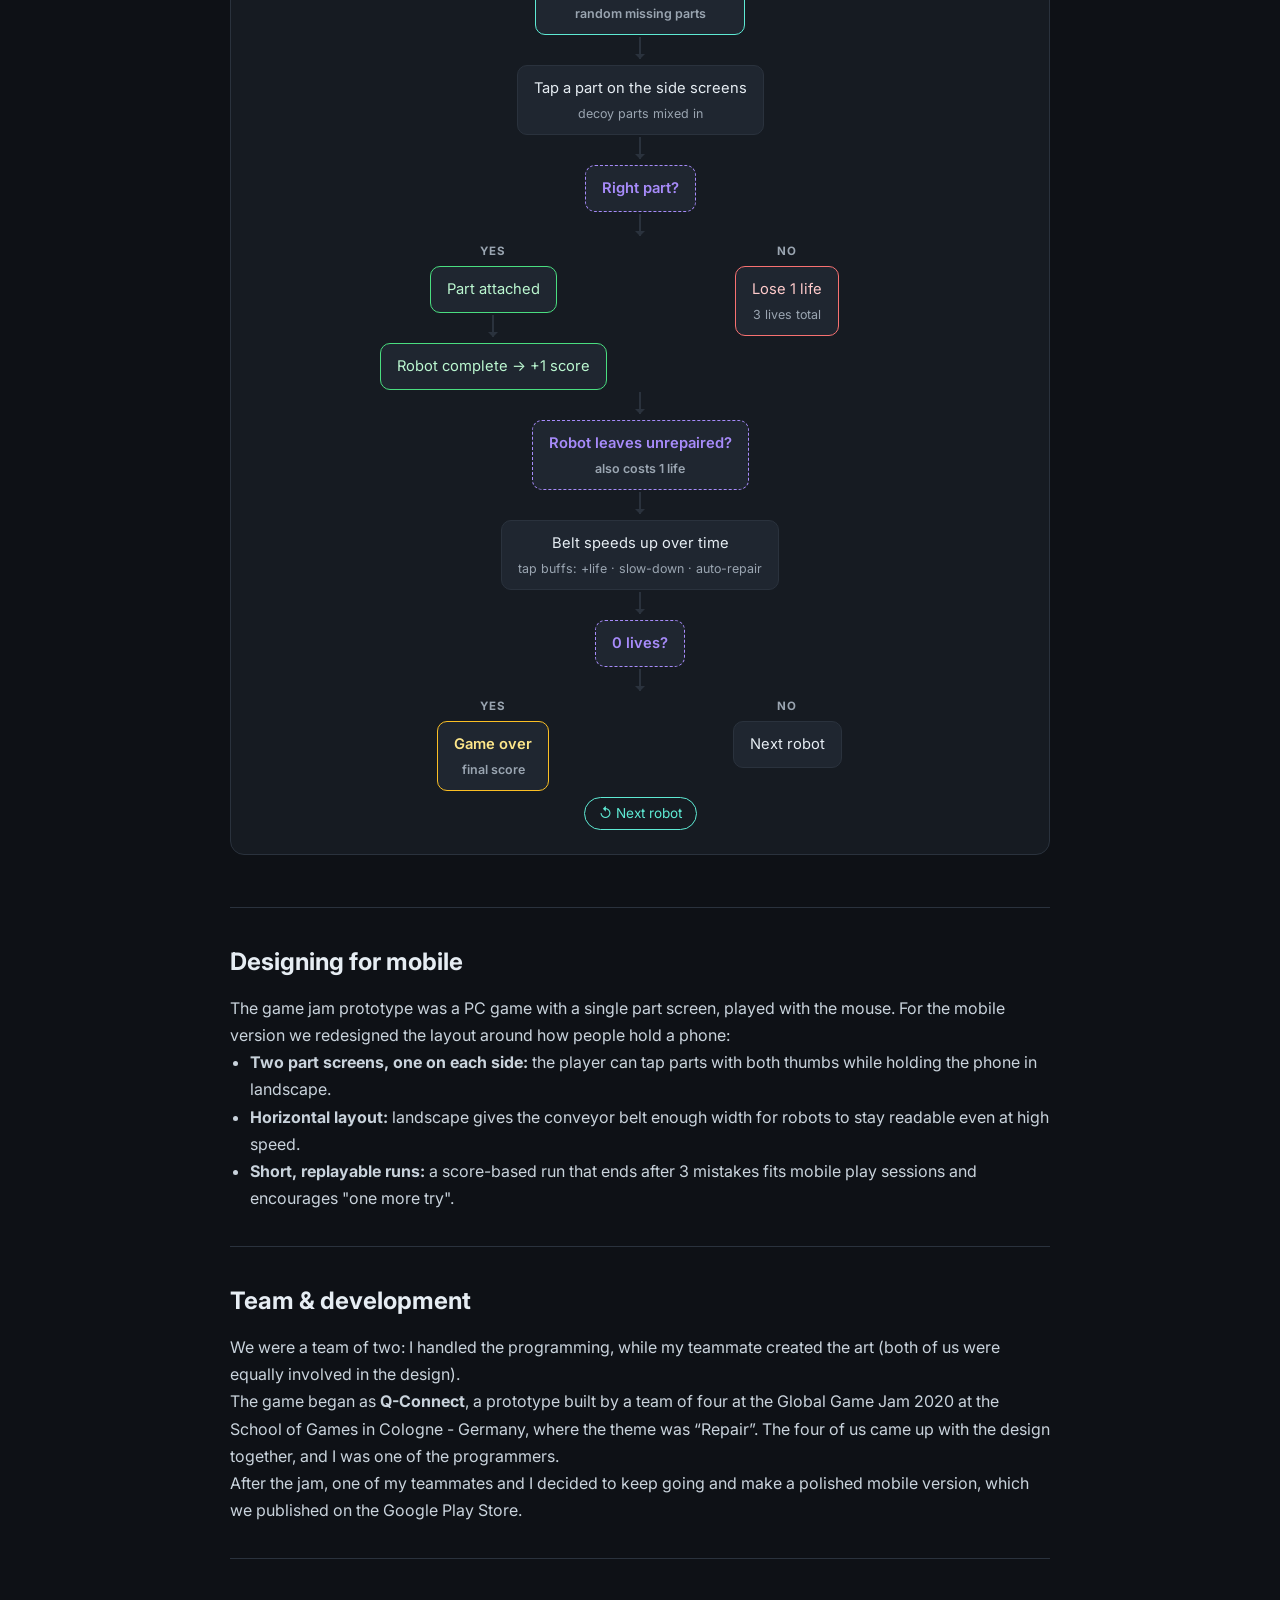
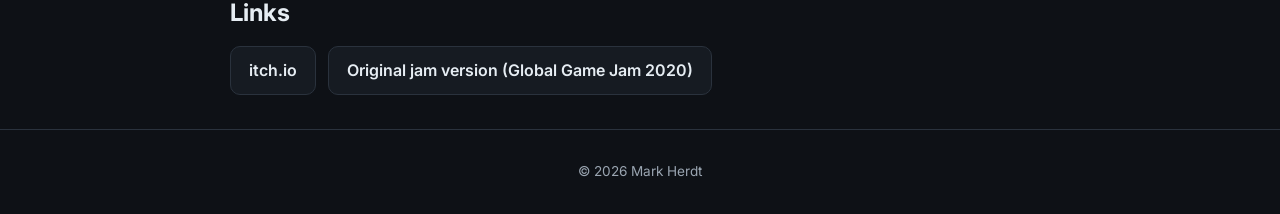
<file: games/queue-connect.html>
<!doctype html><html lang="en"><head><meta charset="utf-8">
<link rel="icon" href="data:image/svg+xml,%3Csvg xmlns=%22http://www.w3.org/2000/svg%22 viewBox=%220 0 100 100%22%3E%3Crect width=%22100%22 height=%22100%22 rx=%2220%22 fill=%22%235eead4%22/%3E%3Ctext x=%2250%22 y=%2268%22 font-size=%2252%22 font-family=%22Arial%22 font-weight=%22bold%22 text-anchor=%22middle%22 fill=%22%230e1116%22%3EMH%3C/text%3E%3C/svg%3E">
<meta name="referrer" content="strict-origin-when-cross-origin"><meta name="viewport" content="width=device-width, initial-scale=1">
<title>Queue-Connect – Design | Mark Herdt</title>
<link href="https://fonts.googleapis.com/css2?family=Inter:wght@400;600;800&family=JetBrains+Mono:wght@500&display=swap" rel="stylesheet">
<link rel="stylesheet" href="../css/style.css"></head><body>
<nav><div class="wrap"><a class="logo" href="../index.html">mark<span>.herdt</span>()</a><a href="../index.html#projects">← Portfolio</a></div></nav>
<main class="wrap">
<header><p class="tag">// Queue-Connect · Case study</p><h1>Queue-Connect</h1><p class="lead">A mobile arcade game where you race against the clock to repair as many robots as possible. It started as Q-Connect, our Global Game Jam 2020 entry. Afterwards, a fellow School of Games student and I polished it into a full release on the Google Play Store.</p></header>
<div class="video"><iframe referrerpolicy="strict-origin-when-cross-origin" src="https://www.youtube-nocookie.com/embed/miJXlEMbDK8" title="Queue Connect trailer" allow="encrypted-media; picture-in-picture" allowfullscreen loading="lazy"></iframe></div>
<div class="facts"><div class="fact"><b>Role</b>Game design &amp; programming</div><div class="fact"><b>Engine</b>Unity, C#</div><div class="fact"><b>Platform</b>Mobile (Google Play), itch.io</div><div class="fact"><b>Origin</b>Global Game Jam 2020 (theme: “Repair”)</div></div>
<section><h2>Core loop</h2><p>Robots of three different types move across the screen on a conveyor belt. Each one spawns with random parts missing: head, arms, legs or torso. Two screens show the missing parts for every robot currently on the belt, mixed with random parts that aren't needed.</p>
<p>The player taps the right part to repair the currently selected robot. Every fully repaired robot increases the score, and the goal is to repair as many as possible.</p>
<ul>
<li><b>Mistakes cost health:</b> the player has 3 lives. Tapping a wrong part costs one, and so does an unrepaired robot leaving the screen. When all lives are gone, the run ends.</li>
<li><b>Rising pressure:</b> the belt speeds up over time, which shortens how long each robot stays selected and repairable. Runs usually last 10–20 minutes, depending on the player's skill.</li>
<li><b>Decoy parts:</b> the extra parts on the screens mean the player has to actually read each robot instead of tapping on reflex.</li>
<li><b>Buffs:</b> random power-ups appear on the belt and can be tapped to activate: extra health, a temporary slowdown, or auto-repair for a few seconds. Grabbing one costs time, so the player has to decide if it's worth the risk.</li>
</ul><div class="flow"><div class="ft">Core loop: one robot</div><div class="node start">Robot arrives on the belt<small>random missing parts</small></div><div class="arrow"></div><div class="node ">Tap a part on the side screens<small>decoy parts mixed in</small></div><div class="arrow"></div><div class="node dec">Right part?</div><div class="arrow"></div><div class="branch"><div><span class="lbl">Yes</span><div class="node good">Part attached</div><div class="arrow"></div><div class="node good">Robot complete → +1 score</div></div><div><span class="lbl">No</span><div class="node bad">Lose 1 life<small>3 lives total</small></div></div></div><div class="arrow"></div><div class="node dec">Robot leaves unrepaired?<small>also costs 1 life</small></div><div class="arrow"></div><div class="node ">Belt speeds up over time<small>tap buffs: +life · slow-down · auto-repair</small></div><div class="arrow"></div><div class="node dec">0 lives?</div><div class="arrow"></div><div class="branch"><div><span class="lbl">Yes</span><div class="node end">Game over<small>final score</small></div></div><div><span class="lbl">No</span><div class="node ">Next robot</div></div></div><div class="loop">↺ Next robot</div></div></section><section><h2>Designing for mobile</h2><p>The game jam prototype was a PC game with a single part screen, played with the mouse. For the mobile version we redesigned the layout around how people hold a phone:</p>
<ul>
<li><b>Two part screens, one on each side:</b> the player can tap parts with both thumbs while holding the phone in landscape.</li>
<li><b>Horizontal layout:</b> landscape gives the conveyor belt enough width for robots to stay readable even at high speed.</li>
<li><b>Short, replayable runs:</b> a score-based run that ends after 3 mistakes fits mobile play sessions and encourages "one more try".</li>
</ul></section><section><h2>Team &amp; development</h2><p>We were a team of two: I handled the programming, while my teammate created the art (both of us were equally involved in the design).</p><p>The game began as <b>Q-Connect</b>, a prototype built by a team of four at the Global Game Jam 2020 at the School of Games in Cologne - Germany, where the theme was “Repair”. The four of us came up with the design together, and I was one of the programmers.</p><p>After the jam, one of my teammates and I decided to keep going and make a polished mobile version, which we published on the Google Play Store.</p></section>
<section><h2>Links</h2><div class="links"><a class="btn" href="https://momsesimspcl.itch.io/queue-connect" target="_blank" rel="noopener">itch.io</a><a class="btn" href="https://v3.globalgamejam.org/2020/games/q-connect-0" target="_blank" rel="noopener">Original jam version (Global Game Jam 2020)</a></div></section>
</main><footer>© 2026 Mark Herdt</footer></body></html>
</file>
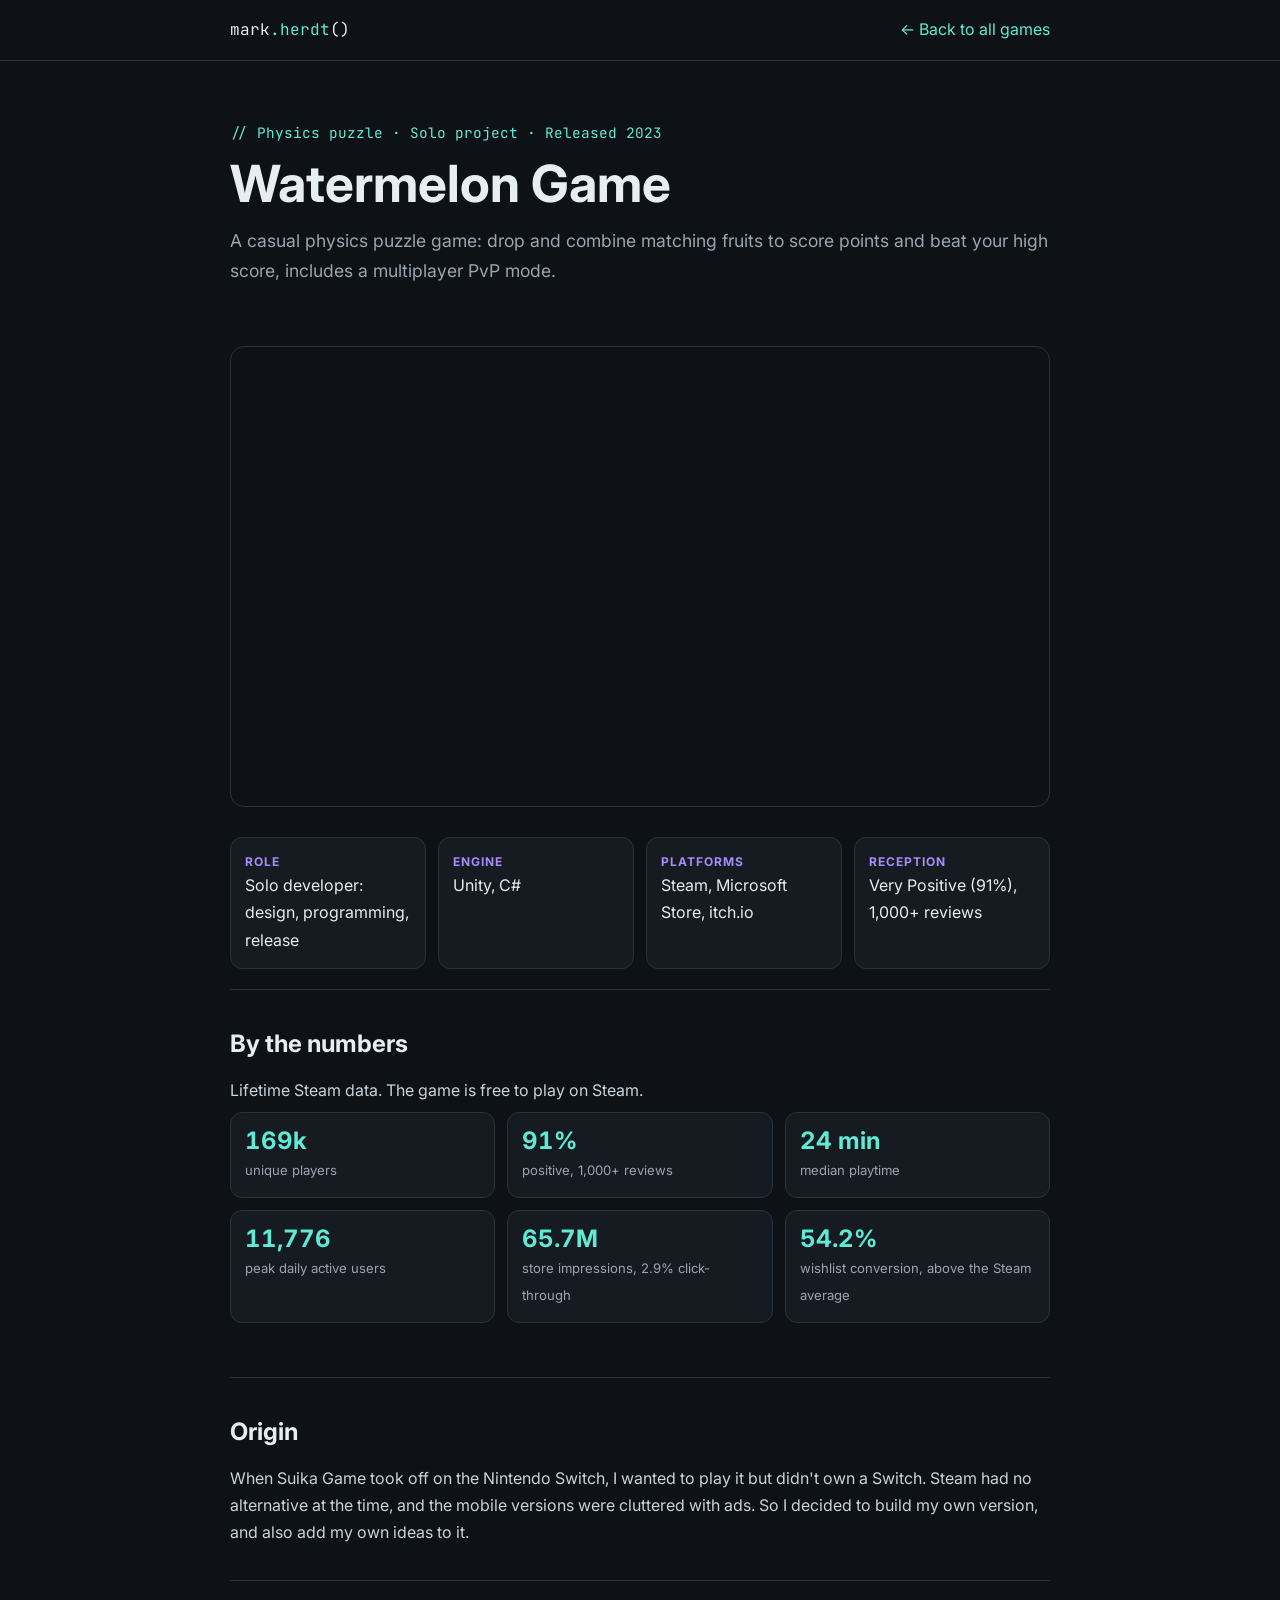
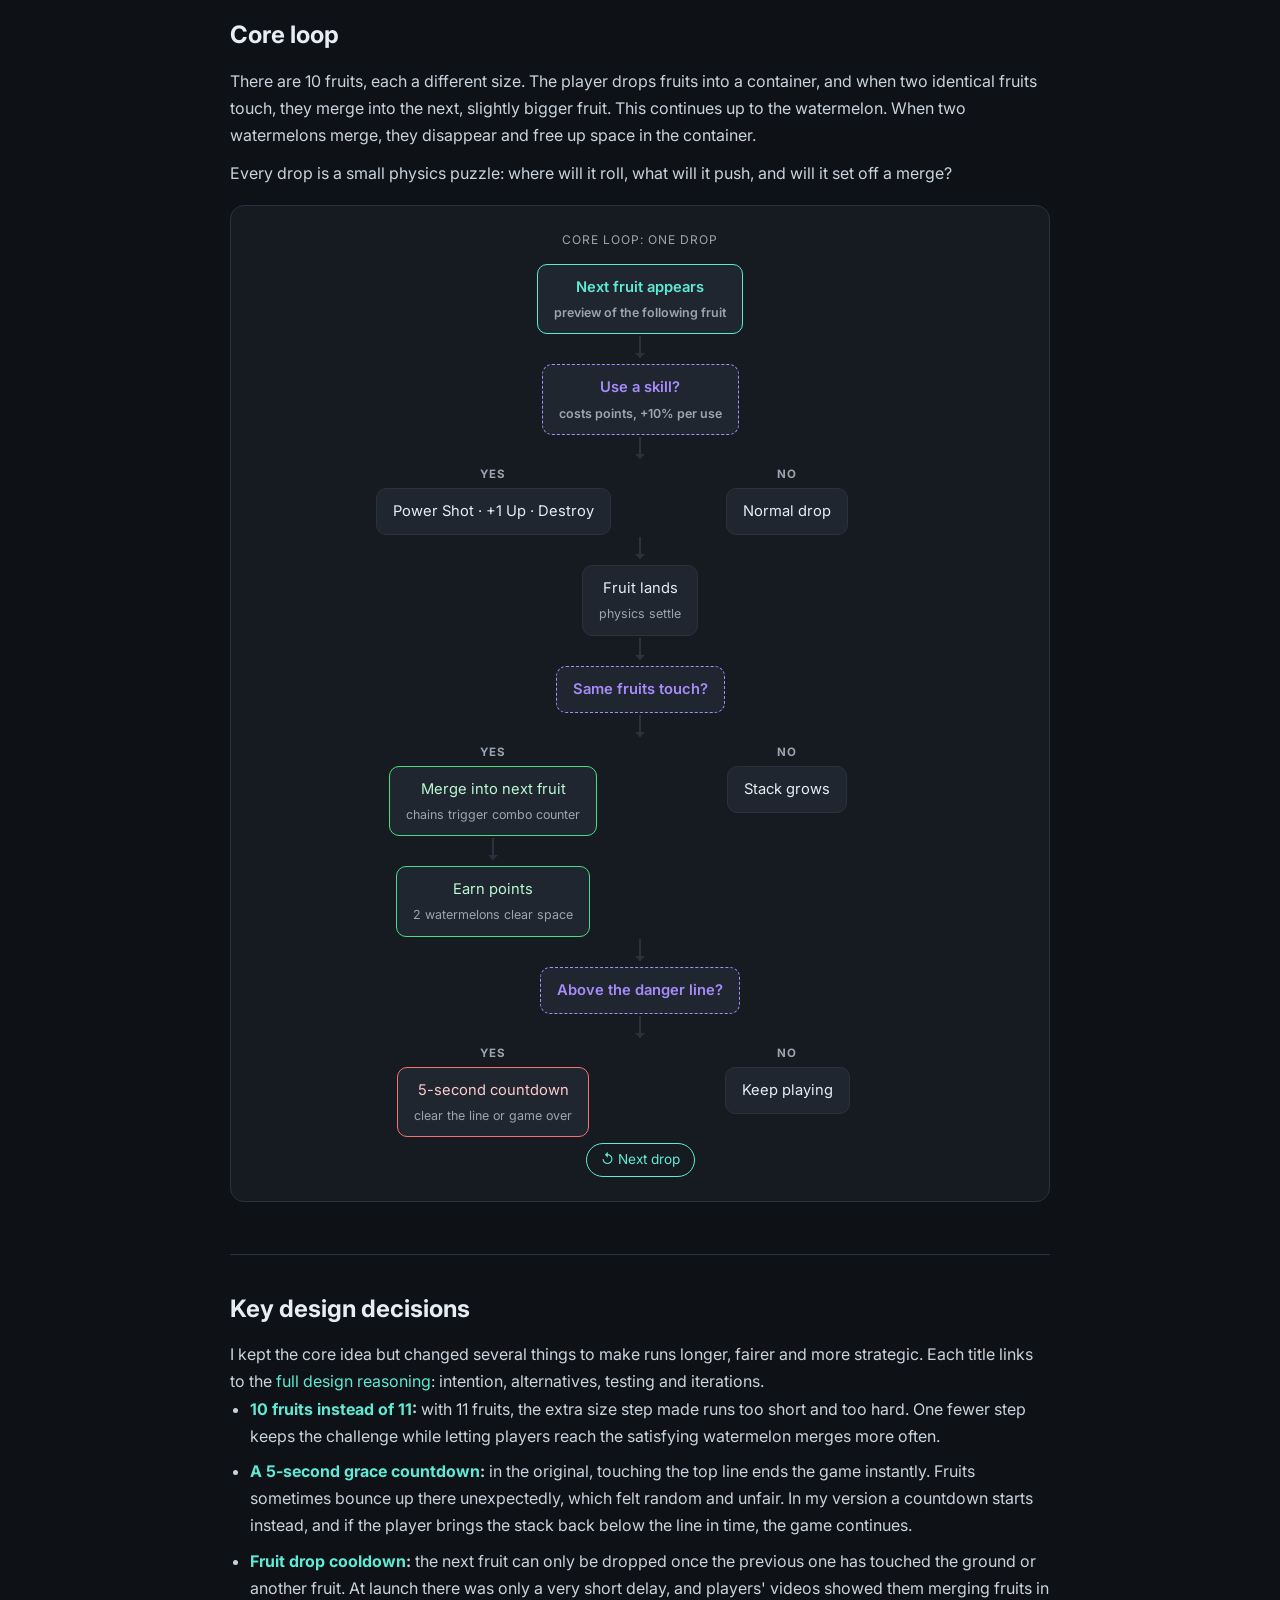
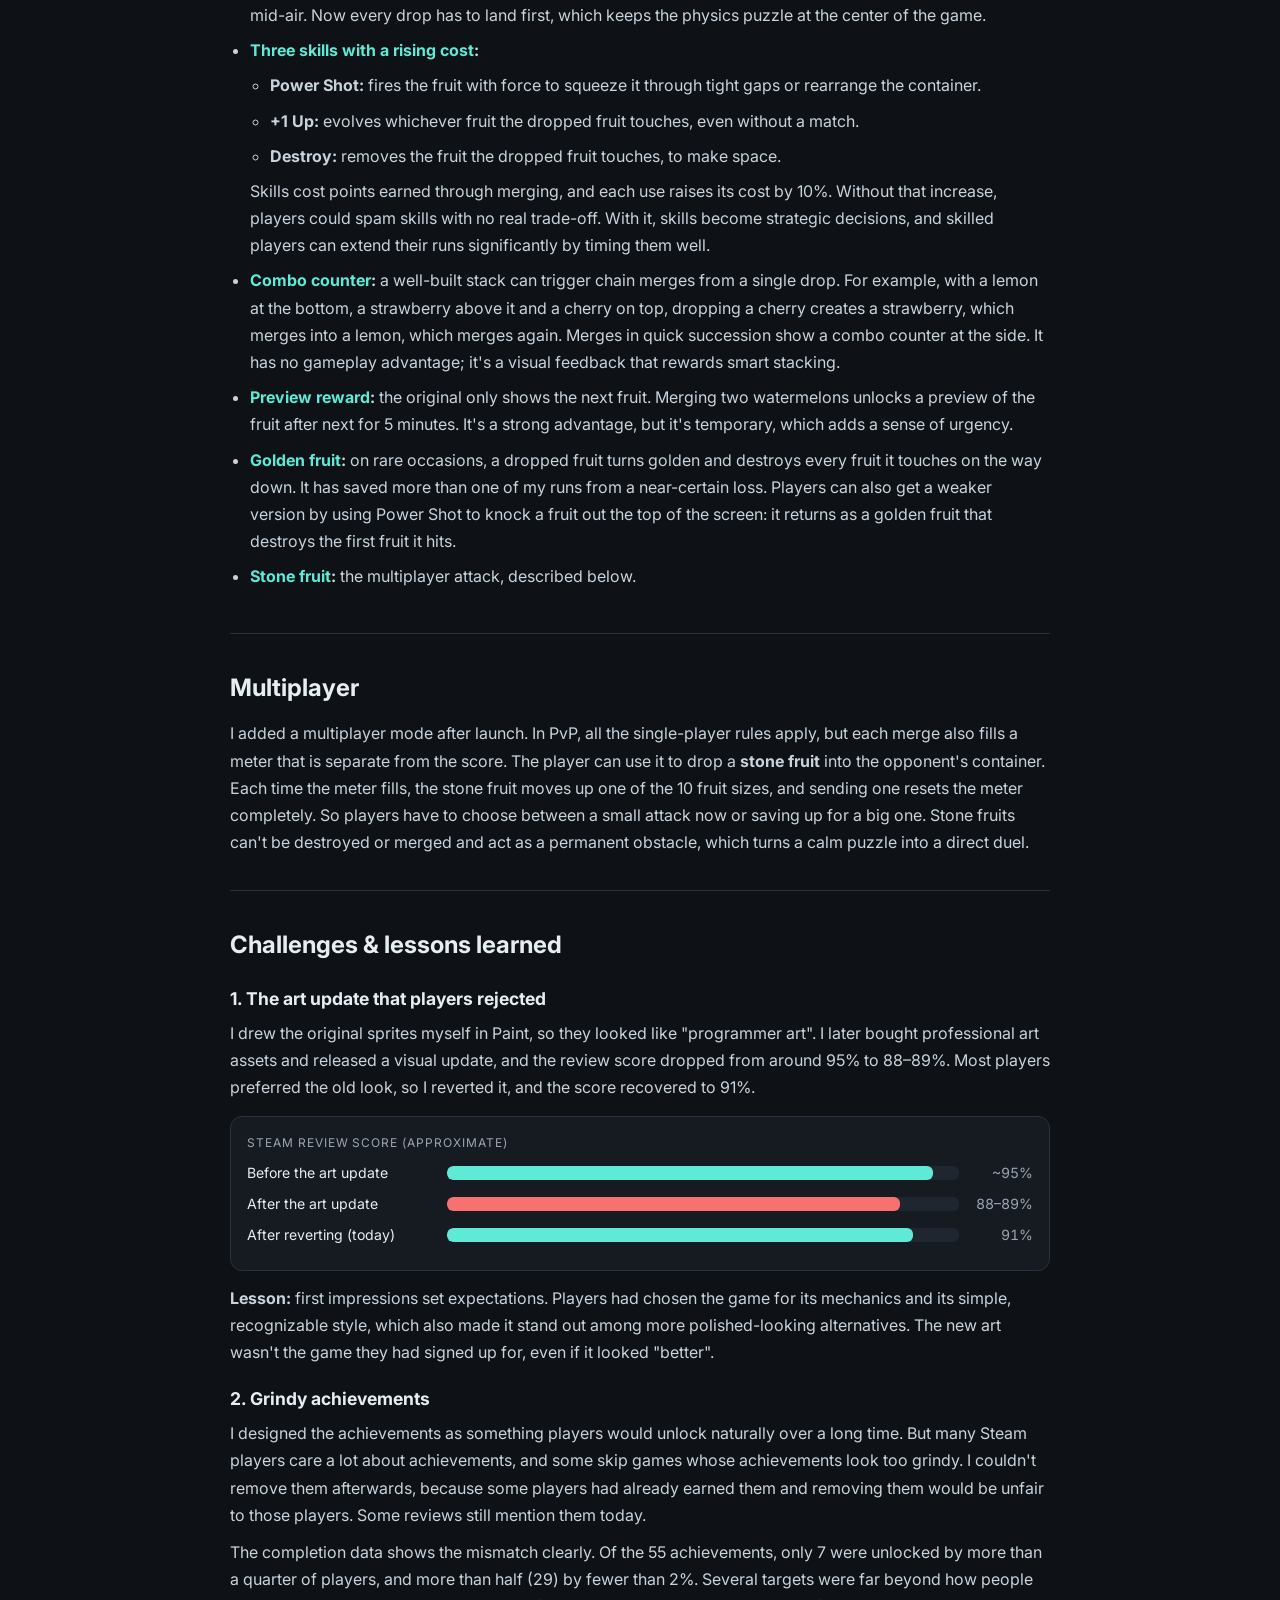
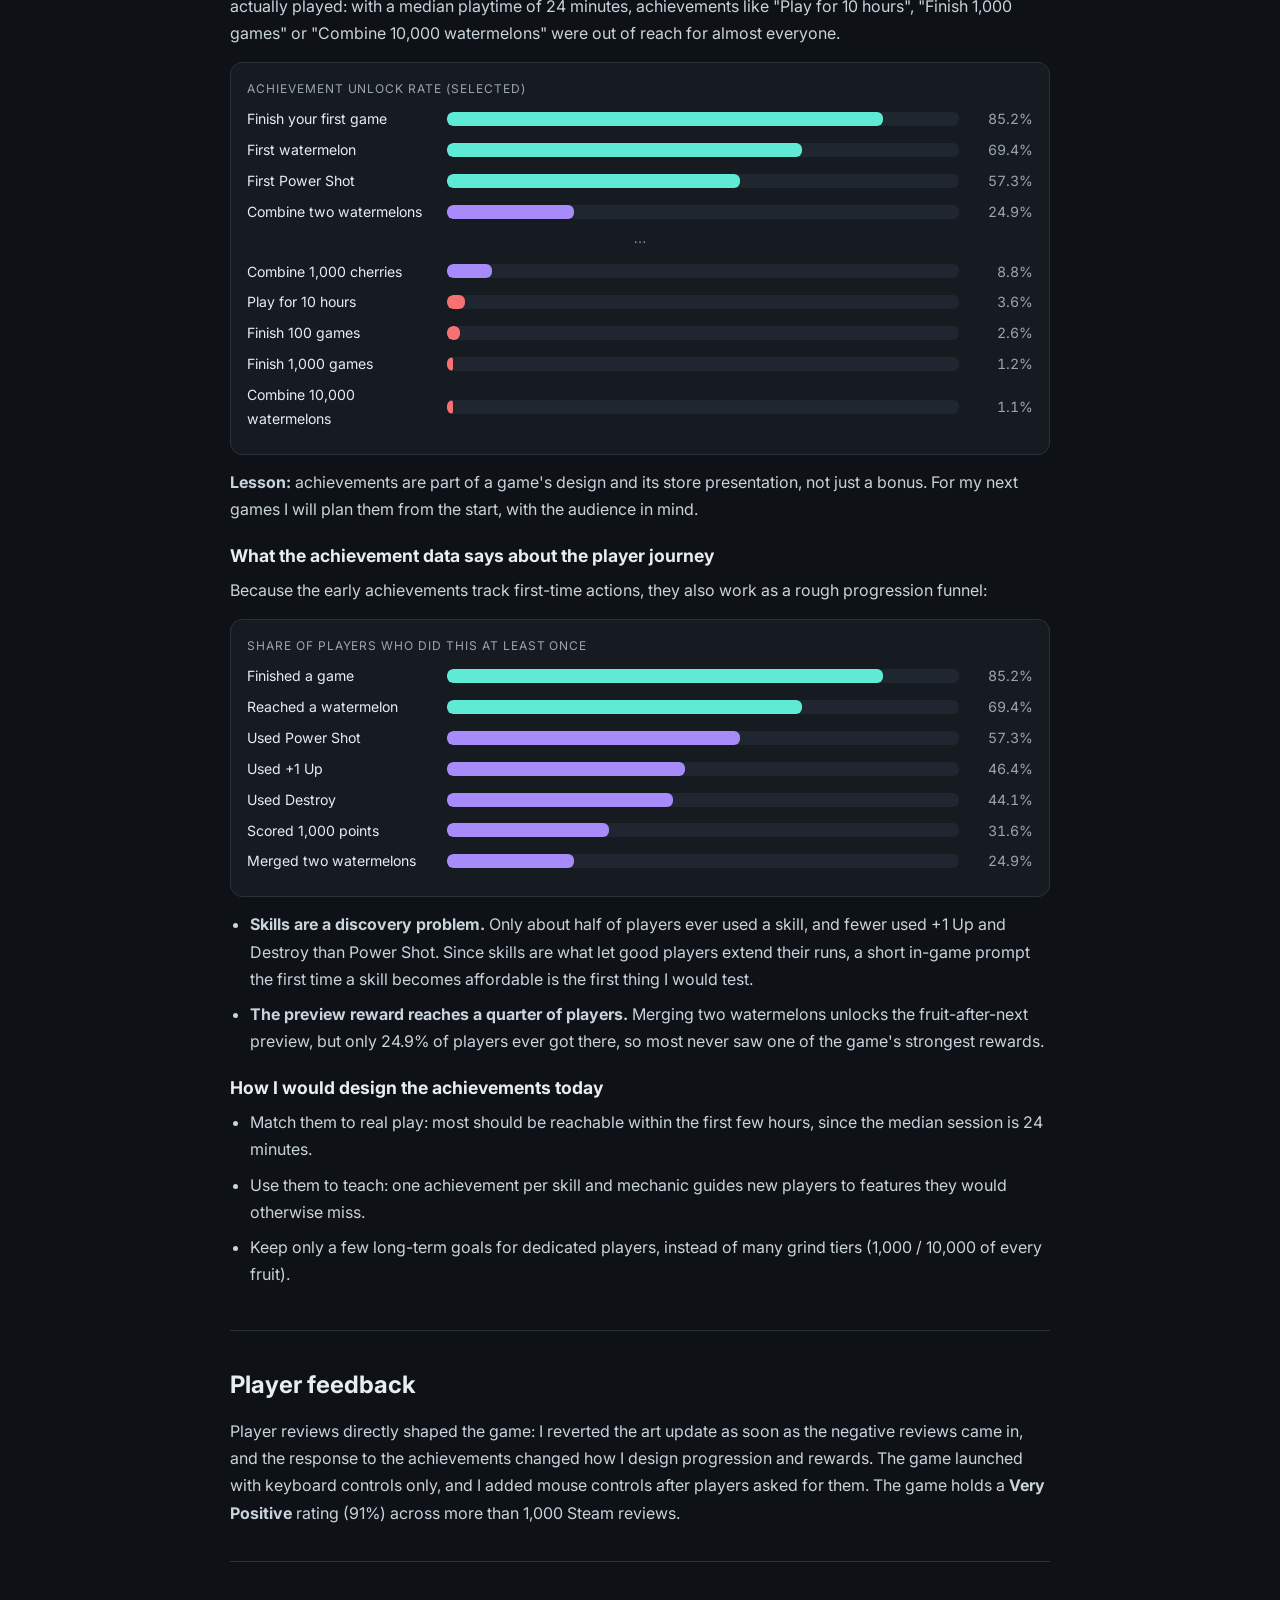
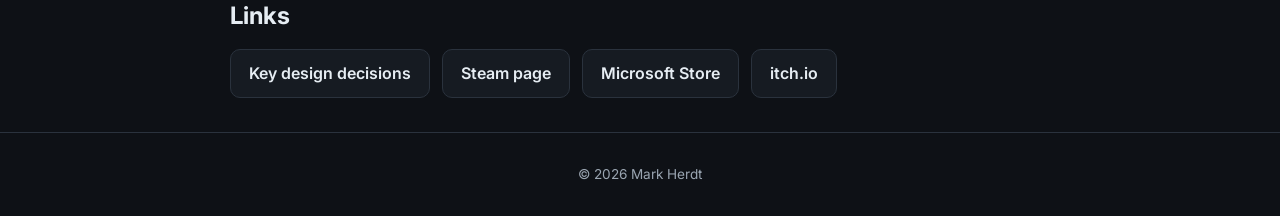
<file: games/watermelon-game.html>
<!doctype html><html lang="en"><head><meta charset="utf-8">
<link rel="icon" href="data:image/svg+xml,%3Csvg xmlns=%22http://www.w3.org/2000/svg%22 viewBox=%220 0 100 100%22%3E%3Crect width=%22100%22 height=%22100%22 rx=%2220%22 fill=%22%235eead4%22/%3E%3Ctext x=%2250%22 y=%2268%22 font-size=%2252%22 font-family=%22Arial%22 font-weight=%22bold%22 text-anchor=%22middle%22 fill=%22%230e1116%22%3EMH%3C/text%3E%3C/svg%3E">
<meta name="referrer" content="strict-origin-when-cross-origin"><meta name="viewport" content="width=device-width, initial-scale=1">
<title>Watermelon Game – Design | Mark Herdt</title>
<link href="https://fonts.googleapis.com/css2?family=Inter:wght@400;600;800&family=JetBrains+Mono:wght@500&display=swap" rel="stylesheet">
<link rel="stylesheet" href="../css/style.css">
<style>li{margin-bottom:8px}
ul ul{margin-top:8px}
.stats{display:grid;grid-template-columns:repeat(3,1fr);gap:12px;margin:8px 0 20px}
.stat{background:var(--surface);border:1px solid var(--border);border-radius:12px;padding:14px}
.stat b{display:block;font-size:1.5rem;line-height:1.2;color:var(--accent);font-variant-numeric:tabular-nums}
.stat span{font-size:.82rem;color:var(--muted)}
.chart{background:var(--surface);border:1px solid var(--border);border-radius:12px;padding:16px;margin:14px 0}
.chart .ct{font-size:.75rem;text-transform:uppercase;letter-spacing:.08em;color:var(--muted);margin-bottom:8px}
.bar{display:grid;grid-template-columns:190px 1fr 64px;align-items:center;gap:10px;margin:7px 0;font-size:.88rem}
.bar .bv{text-align:right;color:var(--muted);font-variant-numeric:tabular-nums}
.bf{height:100%;border-radius:6px;background:var(--accent2)}
.bf.g{background:var(--accent)}
.bf.r{background:#f87171}
.gap{font-size:.8rem;color:var(--muted);text-align:center;margin:4px 0}
@media(max-width:600px){.bar{grid-template-columns:120px 1fr 56px;font-size:.8rem}.stats{grid-template-columns:1fr 1fr}}
p+p{margin-top:10px}
</style></head><body>
<nav><div class="wrap"><a class="logo" href="../index.html">mark<span>.herdt</span>()</a><a href="../index.html#projects">← Back to all games</a></div></nav>
<main class="wrap">
<header><p class="tag">// Physics puzzle · Solo project · Released 2023</p><h1>Watermelon Game</h1><p class="lead">A casual physics puzzle game: drop and combine matching fruits to score points and beat your high score, includes a multiplayer PvP mode.</p></header>
<div class="video"><iframe referrerpolicy="strict-origin-when-cross-origin" src="https://www.youtube-nocookie.com/embed/RMRHCmWvCqo" title="Watermelon Game trailer" allow="encrypted-media; picture-in-picture" allowfullscreen loading="lazy"></iframe></div>
<div class="facts"><div class="fact"><b>Role</b>Solo developer: design, programming, release</div><div class="fact"><b>Engine</b>Unity, C#</div><div class="fact"><b>Platforms</b>Steam, Microsoft Store, itch.io</div><div class="fact"><b>Reception</b>Very Positive (91%), 1,000+ reviews</div></div>
<section><h2>By the numbers</h2><p>Lifetime Steam data. The game is free to play on Steam.</p>
<div class="stats">
<div class="stat"><b>169k</b><span>unique players</span></div>
<div class="stat"><b>91%</b><span>positive, 1,000+ reviews</span></div>
<div class="stat"><b>24 min</b><span>median playtime</span></div>
<div class="stat"><b>11,776</b><span>peak daily active users</span></div>
<div class="stat"><b>65.7M</b><span>store impressions, 2.9% click-through</span></div>
<div class="stat"><b>54.2%</b><span>wishlist conversion, above the Steam average</span></div>
</div></section>
<section><h2>Origin</h2><p>When Suika Game took off on the Nintendo Switch, I wanted to play it but didn't own a Switch. Steam had no alternative at the time, and the mobile versions were cluttered with ads. So I decided to build my own version, and also add my own ideas to it.</p></section>
<section><h2>Core loop</h2><p>There are 10 fruits, each a different size. The player drops fruits into a container, and when two identical fruits touch, they merge into the next, slightly bigger fruit. This continues up to the watermelon. When two watermelons merge, they disappear and free up space in the container.</p>
<p>Every drop is a small physics puzzle: where will it roll, what will it push, and will it set off a merge?</p><div class="flow"><div class="ft">Core loop: one drop</div><div class="node start">Next fruit appears<small>preview of the following fruit</small></div><div class="arrow"></div><div class="node dec">Use a skill?<small>costs points, +10% per use</small></div><div class="arrow"></div><div class="branch"><div><span class="lbl">Yes</span><div class="node ">Power Shot · +1 Up · Destroy</div></div><div><span class="lbl">No</span><div class="node ">Normal drop</div></div></div><div class="arrow"></div><div class="node ">Fruit lands<small>physics settle</small></div><div class="arrow"></div><div class="node dec">Same fruits touch?</div><div class="arrow"></div><div class="branch"><div><span class="lbl">Yes</span><div class="node good">Merge into next fruit<small>chains trigger combo counter</small></div><div class="arrow"></div><div class="node good">Earn points<small>2 watermelons clear space</small></div></div><div><span class="lbl">No</span><div class="node ">Stack grows</div></div></div><div class="arrow"></div><div class="node dec">Above the danger line?</div><div class="arrow"></div><div class="branch"><div><span class="lbl">Yes</span><div class="node bad">5-second countdown<small>clear the line or game over</small></div></div><div><span class="lbl">No</span><div class="node ">Keep playing</div></div></div><div class="loop">↺ Next drop</div></div></section><section><h2>Key design decisions</h2><p>I kept the core idea but changed several things to make runs longer, fairer and more strategic. Each title links to the <a href="watermelon-game/key-design-decisions.html">full design reasoning</a>: intention, alternatives, testing and iterations.</p>
<ul>
<li><b><a href="watermelon-game/key-design-decisions.html#ten-fruits">10 fruits instead of 11</a>:</b> with 11 fruits, the extra size step made runs too short and too hard. One fewer step keeps the challenge while letting players reach the satisfying watermelon merges more often.</li>
<li><b><a href="watermelon-game/key-design-decisions.html#grace-countdown">A 5-second grace countdown</a>:</b> in the original, touching the top line ends the game instantly. Fruits sometimes bounce up there unexpectedly, which felt random and unfair. In my version a countdown starts instead, and if the player brings the stack back below the line in time, the game continues.</li>
<li><b><a href="watermelon-game/key-design-decisions.html#drop-cooldown">Fruit drop cooldown</a>:</b> the next fruit can only be dropped once the previous one has touched the ground or another fruit. At launch there was only a very short delay, and players' videos showed them merging fruits in mid-air. Now every drop has to land first, which keeps the physics puzzle at the center of the game.</li>
<li><b><a href="watermelon-game/key-design-decisions.html#skills">Three skills with a rising cost</a>:</b>
  <ul>
  <li><b>Power Shot:</b> fires the fruit with force to squeeze it through tight gaps or rearrange the container.</li>
  <li><b>+1 Up:</b> evolves whichever fruit the dropped fruit touches, even without a match.</li>
  <li><b>Destroy:</b> removes the fruit the dropped fruit touches, to make space.</li>
  </ul>
  Skills cost points earned through merging, and each use raises its cost by 10%. Without that increase, players could spam skills with no real trade-off. With it, skills become strategic decisions, and skilled players can extend their runs significantly by timing them well.</li>
<li><b><a href="watermelon-game/key-design-decisions.html#combo-counter">Combo counter</a>:</b> a well-built stack can trigger chain merges from a single drop. For example, with a lemon at the bottom, a strawberry above it and a cherry on top, dropping a cherry creates a strawberry, which merges into a lemon, which merges again. Merges in quick succession show a combo counter at the side. It has no gameplay advantage; it's a visual feedback that rewards smart stacking.</li>
<li><b><a href="watermelon-game/key-design-decisions.html#preview-reward">Preview reward</a>:</b> the original only shows the next fruit. Merging two watermelons unlocks a preview of the fruit after next for 5 minutes. It's a strong advantage, but it's temporary, which adds a sense of urgency.</li>
<li><b><a href="watermelon-game/key-design-decisions.html#golden-fruit">Golden fruit</a>:</b> on rare occasions, a dropped fruit turns golden and destroys every fruit it touches on the way down. It has saved more than one of my runs from a near-certain loss. Players can also get a weaker version by using Power Shot to knock a fruit out the top of the screen: it returns as a golden fruit that destroys the first fruit it hits.</li>
<li><b><a href="watermelon-game/key-design-decisions.html#stone-fruit">Stone fruit</a>:</b> the multiplayer attack, described below.</li>
</ul></section><section><h2>Multiplayer</h2><p>I added a multiplayer mode after launch. In PvP, all the single-player rules apply, but each merge also fills a meter that is separate from the score. The player can use it to drop a <b>stone fruit</b> into the opponent's container. Each time the meter fills, the stone fruit moves up one of the 10 fruit sizes, and sending one resets the meter completely. So players have to choose between a small attack now or saving up for a big one. Stone fruits can't be destroyed or merged and act as a permanent obstacle, which turns a calm puzzle into a direct duel.</p></section>
<section><h2>Challenges &amp; lessons learned</h2><h3>1. The art update that players rejected</h3>
<p>I drew the original sprites myself in Paint, so they looked like "programmer art". I later bought professional art assets and released a visual update, and the review score dropped from around 95% to 88–89%. Most players preferred the old look, so I reverted it, and the score recovered to 91%.</p><div class="chart"><div class="ct">Steam review score (approximate)</div><div class="bar"><span>Before the art update</span><div class="bt"><div class="bf g" style="width:95%"></div></div><span class="bv">~95%</span></div><div class="bar"><span>After the art update</span><div class="bt"><div class="bf r" style="width:88.5%"></div></div><span class="bv">88–89%</span></div><div class="bar"><span>After reverting (today)</span><div class="bt"><div class="bf g" style="width:91%"></div></div><span class="bv">91%</span></div></div>
<p><b>Lesson:</b> first impressions set expectations. Players had chosen the game for its mechanics and its simple, recognizable style, which also made it stand out among more polished-looking alternatives. The new art wasn't the game they had signed up for, even if it looked "better".</p>
<h3>2. Grindy achievements</h3>
<p>I designed the achievements as something players would unlock naturally over a long time. But many Steam players care a lot about achievements, and some skip games whose achievements look too grindy. I couldn't remove them afterwards, because some players had already earned them and removing them would be unfair to those players. Some reviews still mention them today.</p>
<p>The completion data shows the mismatch clearly. Of the 55 achievements, only 7 were unlocked by more than a quarter of players, and more than half (29) by fewer than 2%. Several targets were far beyond how people actually played: with a median playtime of 24 minutes, achievements like "Play for 10 hours", "Finish 1,000 games" or "Combine 10,000 watermelons" were out of reach for almost everyone.</p><div class="chart"><div class="ct">Achievement unlock rate (selected)</div><div class="bar"><span>Finish your first game</span><div class="bt"><div class="bf g" style="width:85.2%"></div></div><span class="bv">85.2%</span></div><div class="bar"><span>First watermelon</span><div class="bt"><div class="bf g" style="width:69.4%"></div></div><span class="bv">69.4%</span></div><div class="bar"><span>First Power Shot</span><div class="bt"><div class="bf g" style="width:57.3%"></div></div><span class="bv">57.3%</span></div><div class="bar"><span>Combine two watermelons</span><div class="bt"><div class="bf " style="width:24.9%"></div></div><span class="bv">24.9%</span></div><div class="gap">⋯</div><div class="bar"><span>Combine 1,000 cherries</span><div class="bt"><div class="bf " style="width:8.8%"></div></div><span class="bv">8.8%</span></div><div class="bar"><span>Play for 10 hours</span><div class="bt"><div class="bf r" style="width:3.6%"></div></div><span class="bv">3.6%</span></div><div class="bar"><span>Finish 100 games</span><div class="bt"><div class="bf r" style="width:2.6%"></div></div><span class="bv">2.6%</span></div><div class="bar"><span>Finish 1,000 games</span><div class="bt"><div class="bf r" style="width:1.2%"></div></div><span class="bv">1.2%</span></div><div class="bar"><span>Combine 10,000 watermelons</span><div class="bt"><div class="bf r" style="width:1.1%"></div></div><span class="bv">1.1%</span></div></div>
<p><b>Lesson:</b> achievements are part of a game's design and its store presentation, not just a bonus. For my next games I will plan them from the start, with the audience in mind.</p>
<h3 id="player-journey">What the achievement data says about the player journey</h3>
<p>Because the early achievements track first-time actions, they also work as a rough progression funnel:</p><div class="chart"><div class="ct">Share of players who did this at least once</div><div class="bar"><span>Finished a game</span><div class="bt"><div class="bf g" style="width:85.2%"></div></div><span class="bv">85.2%</span></div><div class="bar"><span>Reached a watermelon</span><div class="bt"><div class="bf g" style="width:69.4%"></div></div><span class="bv">69.4%</span></div><div class="bar"><span>Used Power Shot</span><div class="bt"><div class="bf " style="width:57.3%"></div></div><span class="bv">57.3%</span></div><div class="bar"><span>Used +1 Up</span><div class="bt"><div class="bf " style="width:46.4%"></div></div><span class="bv">46.4%</span></div><div class="bar"><span>Used Destroy</span><div class="bt"><div class="bf " style="width:44.1%"></div></div><span class="bv">44.1%</span></div><div class="bar"><span>Scored 1,000 points</span><div class="bt"><div class="bf " style="width:31.6%"></div></div><span class="bv">31.6%</span></div><div class="bar"><span>Merged two watermelons</span><div class="bt"><div class="bf " style="width:24.9%"></div></div><span class="bv">24.9%</span></div></div>
<ul>
<li><b>Skills are a discovery problem.</b> Only about half of players ever used a skill, and fewer used +1 Up and Destroy than Power Shot. Since skills are what let good players extend their runs, a short in-game prompt the first time a skill becomes affordable is the first thing I would test.</li>
<li><b>The preview reward reaches a quarter of players.</b> Merging two watermelons unlocks the fruit-after-next preview, but only 24.9% of players ever got there, so most never saw one of the game's strongest rewards.</li>
</ul>
<h3>How I would design the achievements today</h3>
<ul>
<li>Match them to real play: most should be reachable within the first few hours, since the median session is 24 minutes.</li>
<li>Use them to teach: one achievement per skill and mechanic guides new players to features they would otherwise miss.</li>
<li>Keep only a few long-term goals for dedicated players, instead of many grind tiers (1,000 / 10,000 of every fruit).</li>
</ul></section><section><h2>Player feedback</h2><p>Player reviews directly shaped the game: I reverted the art update as soon as the negative reviews came in, and the response to the achievements changed how I design progression and rewards. The game launched with keyboard controls only, and I added mouse controls after players asked for them. The game holds a <b>Very Positive</b> rating (91%) across more than 1,000 Steam reviews.</p></section>
<section><h2>Links</h2><div class="links"><a class="btn" href="watermelon-game/key-design-decisions.html">Key design decisions</a><a class="btn" href="https://store.steampowered.com/app/2658820/Watermelon_Game/" target="_blank" rel="noopener">Steam page</a><a class="btn" href="https://apps.microsoft.com/detail/9pbqvg3xw0nq" target="_blank" rel="noopener">Microsoft Store</a><a class="btn" href="https://momsesimspcl.itch.io/watermelon-game" target="_blank" rel="noopener">itch.io</a></div></section>
</main><footer>© 2026 Mark Herdt</footer></body></html>
</file>
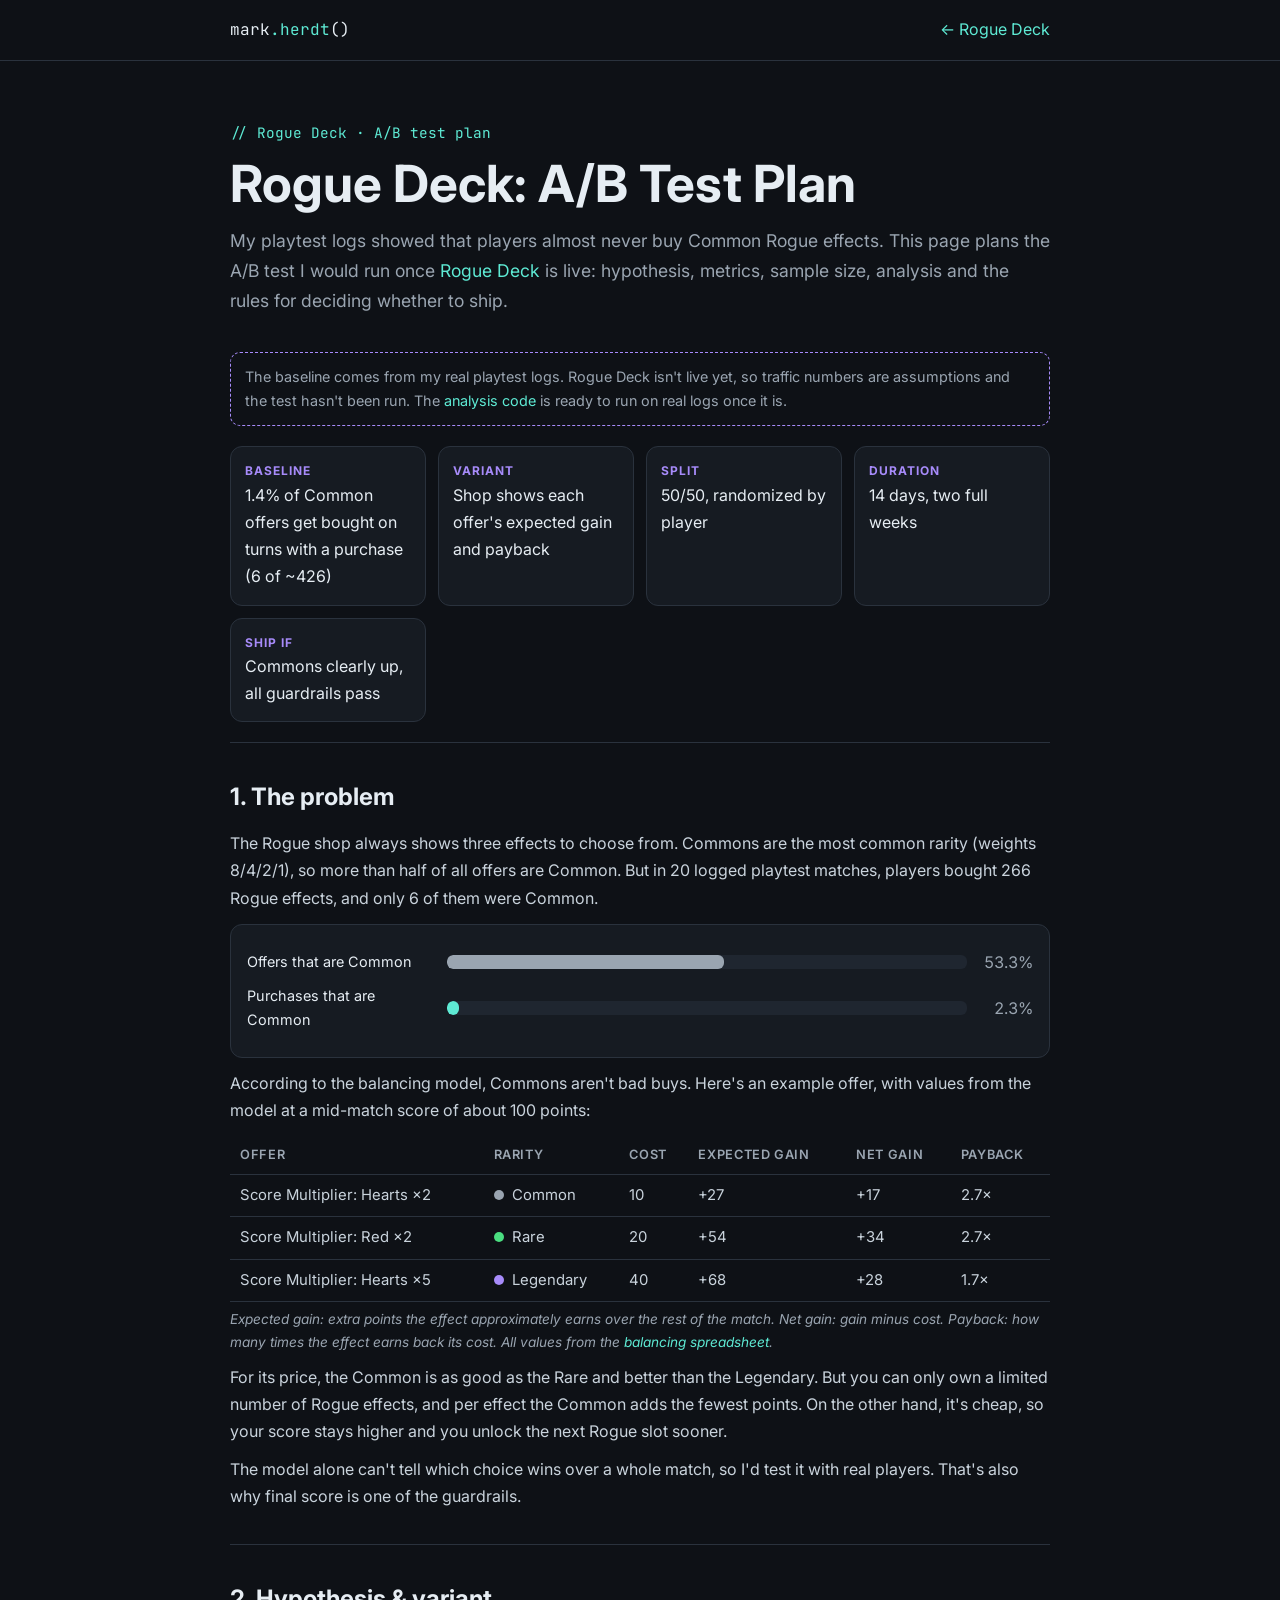
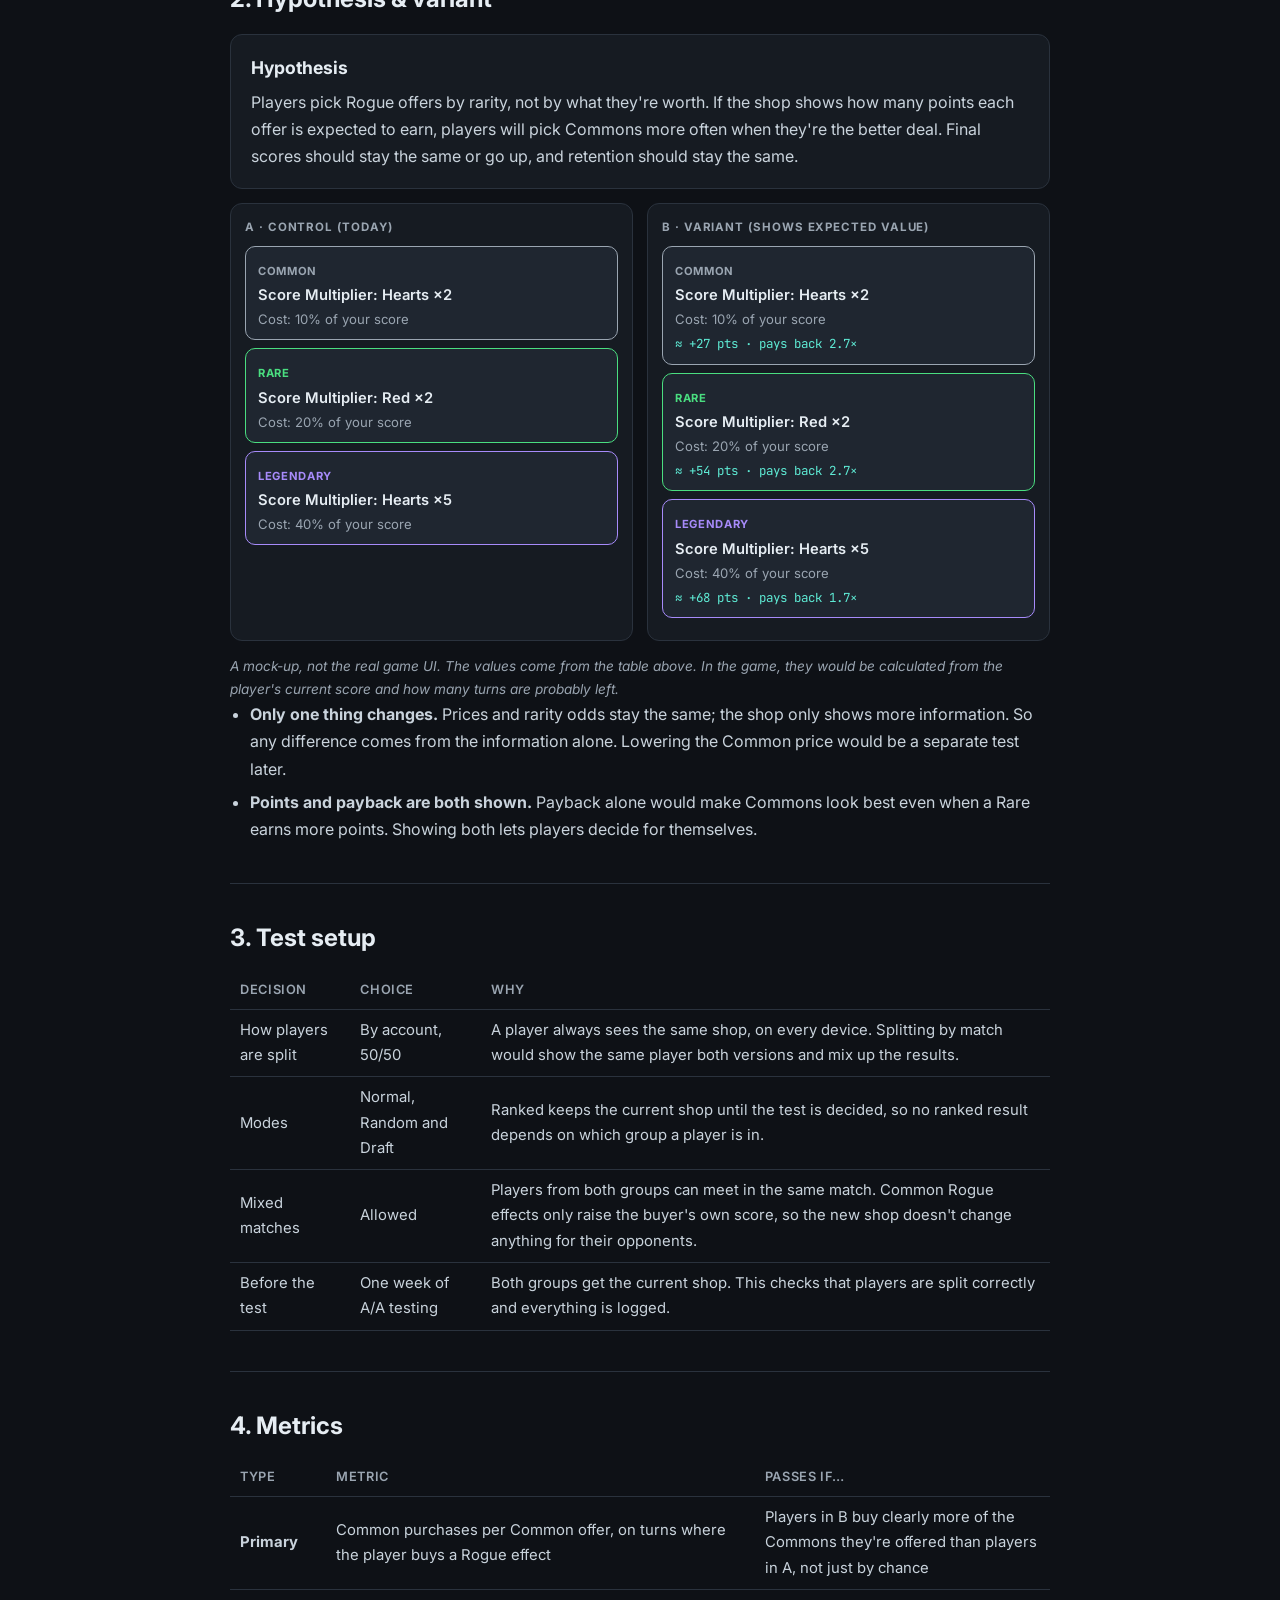
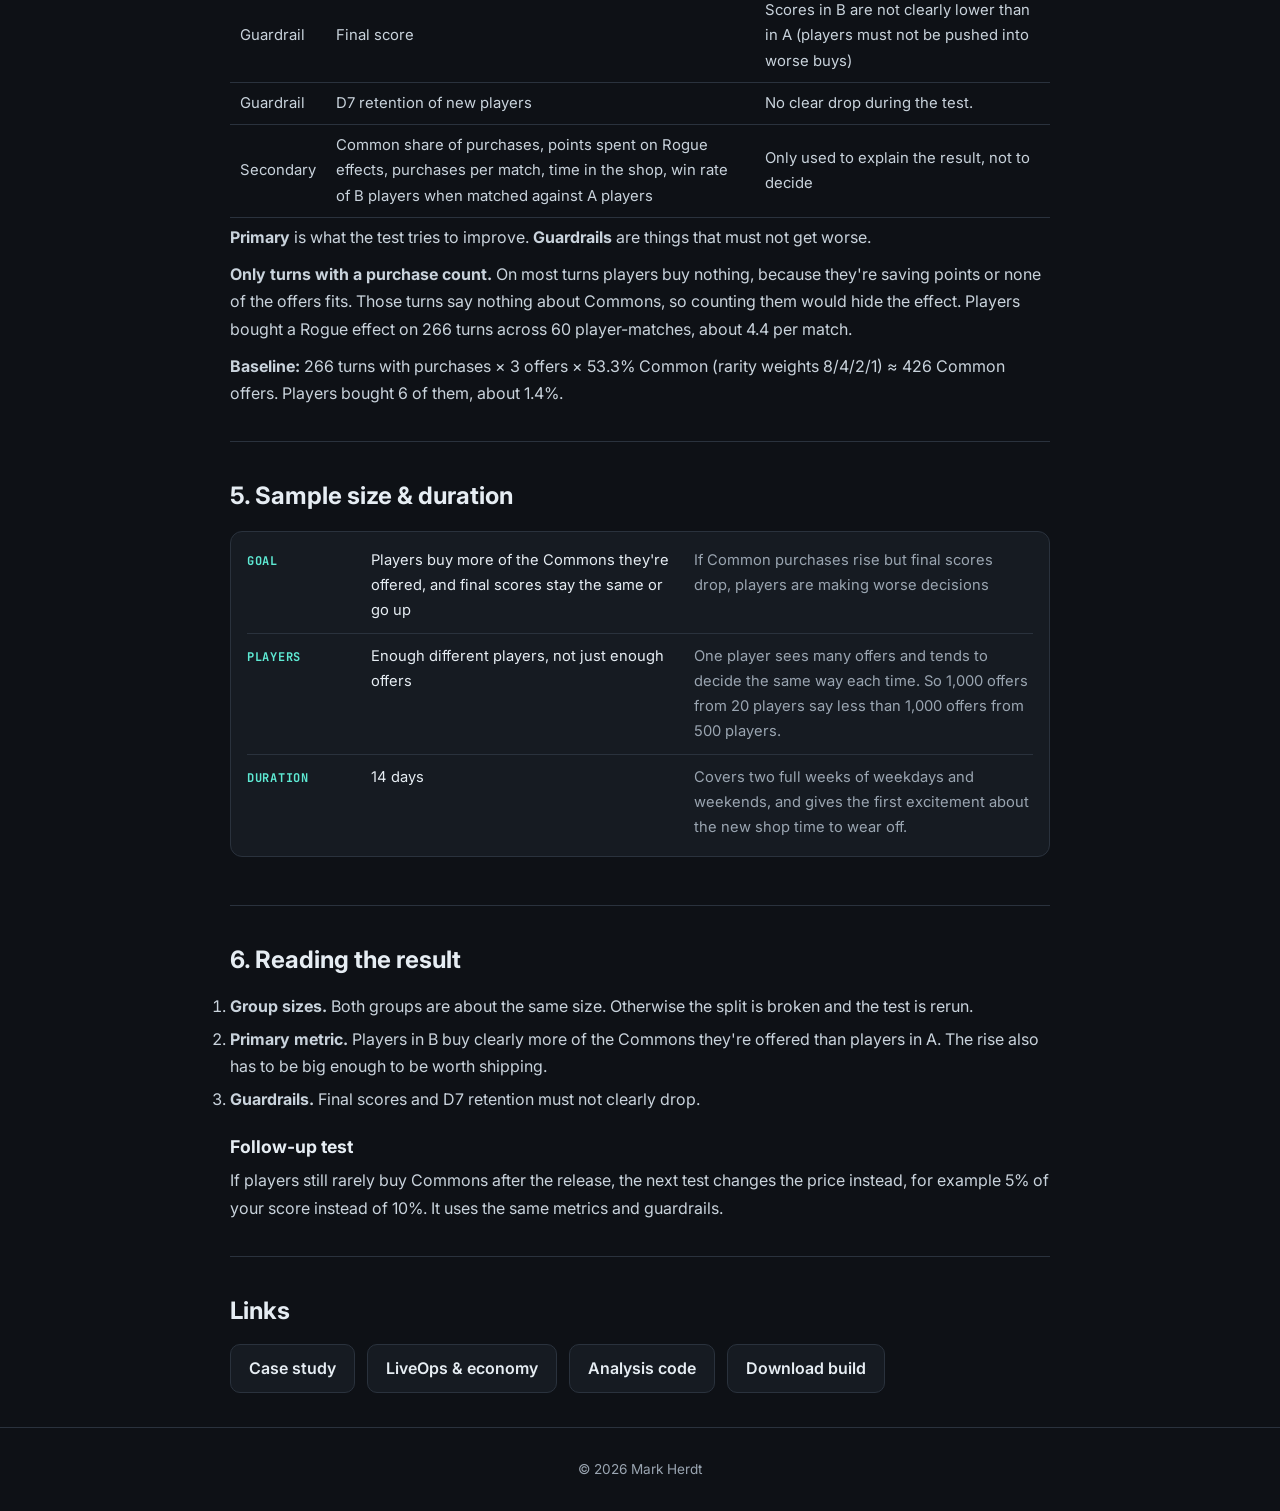
<file: games/rogue-deck/ab-test-plan.html>
<!doctype html><html lang="en"><head><meta charset="utf-8">
<link rel="icon" href="data:image/svg+xml,%3Csvg xmlns=%22http://www.w3.org/2000/svg%22 viewBox=%220 0 100 100%22%3E%3Crect width=%22100%22 height=%22100%22 rx=%2220%22 fill=%22%235eead4%22/%3E%3Ctext x=%2250%22 y=%2268%22 font-size=%2252%22 font-family=%22Arial%22 font-weight=%22bold%22 text-anchor=%22middle%22 fill=%22%230e1116%22%3EMH%3C/text%3E%3C/svg%3E">
<meta name="referrer" content="strict-origin-when-cross-origin"><meta name="viewport" content="width=device-width, initial-scale=1">
<title>Rogue Deck – A/B Test Plan | Mark Herdt</title>
<link href="https://fonts.googleapis.com/css2?family=Inter:wght@400;600;800&family=JetBrains+Mono:wght@500&display=swap" rel="stylesheet">
<link rel="stylesheet" href="../../css/style.css">
<style>li{margin-bottom:6px}
.chart{background:var(--surface);border:1px solid var(--border);border-radius:12px;padding:16px;margin:12px 0}
.bar{display:grid;grid-template-columns:90px 1fr 56px;align-items:center;gap:10px;margin:8px 0}
.bf{height:100%;border-radius:6px}
@media(max-width:600px){table{display:block;overflow-x:auto;white-space:nowrap}}
@media(max-width:700px){.fx{grid-template-columns:1fr}}
.chart .bar{grid-template-columns:150px 1fr 100px}
@media(max-width:600px){.iter dl{grid-template-columns:1fr}.iter dt{padding-top:8px}}
@media(max-width:640px){.rung{grid-template-columns:1fr}}
@media(max-width:700px){.flowx{grid-template-columns:1fr}.arr{transform:rotate(90deg)}}
.shop{display:grid;grid-template-columns:1fr 1fr;gap:14px;margin:14px 0}
.shop .side{background:var(--surface);border:1px solid var(--border);border-radius:12px;padding:14px}
.shop h5{font-size:.72rem;text-transform:uppercase;letter-spacing:.08em;color:var(--muted);margin-bottom:4px}
.offer{border:1px solid;border-radius:10px;padding:9px 12px;margin:8px 0;background:var(--surface2)}
.offer .r{font-size:.7rem;text-transform:uppercase;letter-spacing:.06em;font-weight:700}
.offer .n{font-weight:600;font-size:.92rem}
.offer .c{font-size:.82rem;color:var(--muted)}
.offer .pb{font-family:"JetBrains Mono",monospace;font-size:.78rem;color:var(--accent);margin-top:3px}
@media(max-width:640px){.shop{grid-template-columns:1fr}}
.chart .bar{grid-template-columns:190px 1fr 56px}
@media(max-width:600px){.chart .bar{grid-template-columns:110px 1fr 50px}.chart .bl{font-size:.8rem}}
p+p{margin-top:10px}
</style></head><body>
<nav><div class="wrap"><a class="logo" href="../../index.html">mark<span>.herdt</span>()</a><a href="case-study.html">← Rogue Deck</a></div></nav>
<main class="wrap">
<header><p class="tag">// Rogue Deck · A/B test plan</p><h1>Rogue Deck: A/B Test Plan</h1>
<p class="lead">My playtest logs showed that players almost never buy Common Rogue effects. This page plans the A/B test I would run once <a href="case-study.html">Rogue Deck</a> is live: hypothesis, metrics, sample size, analysis and the rules for deciding whether to ship.</p></header>
<div class="disclaimer">The baseline comes from my real playtest logs. Rogue Deck isn't live yet, so traffic numbers are assumptions and the test hasn't been run. The <a href="https://github.com/MomSesImSpcl/MarkHerdt.dev/tree/main/tools/ab-test" target="_blank" rel="noopener">analysis code</a> is ready to run on real logs once it is.</div>
<div class="facts"><div class="fact"><b>Baseline</b>1.4% of Common offers get bought on turns with a purchase (6 of ~426)</div><div class="fact"><b>Variant</b>Shop shows each offer's expected gain and payback</div><div class="fact"><b>Split</b>50/50, randomized by player</div><div class="fact"><b>Duration</b>14 days, two full weeks</div><div class="fact"><b>Ship if</b>Commons clearly up, all guardrails pass</div></div>

<section><h2>1. The problem</h2>
<p>The Rogue shop always shows three effects to choose from. Commons are the most common rarity (weights 8/4/2/1), so more than half of all offers are Common. But in 20 logged playtest matches, players bought 266 Rogue effects, and only 6 of them were Common.</p>
<div class="chart">
<div class="bar"><span class="bl">Offers that are Common</span><div class="bt"><div class="bf" style="width:53.3%;background:#9aa5b1"></div></div><span class="bv">53.3%</span></div>
<div class="bar"><span class="bl">Purchases that are Common</span><div class="bt"><div class="bf" style="width:2.3%;background:#5eead4"></div></div><span class="bv">2.3%</span></div>
</div>
<p>According to the balancing model, Commons aren't bad buys. Here's an example offer, with values from the model at a mid-match score of about 100 points:</p>
<table><tr><th>Offer</th><th>Rarity</th><th>Cost</th><th>Expected gain</th><th>Net gain</th><th>Payback</th></tr>
<tr><td>Score Multiplier: Hearts ×2</td><td><span class="dot" style="background:#9aa5b1"></span>Common</td><td>10</td><td>+27</td><td>+17</td><td>2.7×</td></tr>
<tr><td>Score Multiplier: Red ×2</td><td><span class="dot" style="background:#4ade80"></span>Rare</td><td>20</td><td>+54</td><td>+34</td><td>2.7×</td></tr>
<tr><td>Score Multiplier: Hearts ×5</td><td><span class="dot" style="background:#a78bfa"></span>Legendary</td><td>40</td><td>+68</td><td>+28</td><td>1.7×</td></tr></table>
<p class="note">Expected gain: extra points the effect approximately earns over the rest of the match. Net gain: gain minus cost. Payback: how many times the effect earns back its cost. All values from the <a href="https://docs.google.com/spreadsheets/d/1dw4X00niFlxCuj96TsYGd5FnsYzix9_52m8x8lmlegU/edit?usp=sharing" target="_blank" rel="noopener">balancing spreadsheet</a>.</p>
<p>For its price, the Common is as good as the Rare and better than the Legendary. But you can only own a limited number of Rogue effects, and per effect the Common adds the fewest points. On the other hand, it's cheap, so your score stays higher and you unlock the next Rogue slot sooner.</p>
<p>The model alone can't tell which choice wins over a whole match, so I'd test it with real players. That's also why final score is one of the guardrails.</p>
</section>

<section><h2>2. Hypothesis &amp; variant</h2>
<div class="spec"><h3>Hypothesis</h3><p>Players pick Rogue offers by rarity, not by what they're worth. If the shop shows how many points each offer is expected to earn, players will pick Commons more often when they're the better deal. Final scores should stay the same or go up, and retention should stay the same.</p></div>
<div class="shop">
<div class="side"><h5>A · Control (today)</h5>
<div class="offer" style="border-color:#9aa5b1"><span class="r" style="color:#9aa5b1">Common</span><div class="n">Score Multiplier: Hearts ×2</div><div class="c">Cost: 10% of your score</div></div>
<div class="offer" style="border-color:#4ade80"><span class="r" style="color:#4ade80">Rare</span><div class="n">Score Multiplier: Red ×2</div><div class="c">Cost: 20% of your score</div></div>
<div class="offer" style="border-color:#a78bfa"><span class="r" style="color:#a78bfa">Legendary</span><div class="n">Score Multiplier: Hearts ×5</div><div class="c">Cost: 40% of your score</div></div>
</div>
<div class="side"><h5>B · Variant (shows expected value)</h5>
<div class="offer" style="border-color:#9aa5b1"><span class="r" style="color:#9aa5b1">Common</span><div class="n">Score Multiplier: Hearts ×2</div><div class="c">Cost: 10% of your score</div><div class="pb">≈ +27 pts · pays back 2.7×</div></div>
<div class="offer" style="border-color:#4ade80"><span class="r" style="color:#4ade80">Rare</span><div class="n">Score Multiplier: Red ×2</div><div class="c">Cost: 20% of your score</div><div class="pb">≈ +54 pts · pays back 2.7×</div></div>
<div class="offer" style="border-color:#a78bfa"><span class="r" style="color:#a78bfa">Legendary</span><div class="n">Score Multiplier: Hearts ×5</div><div class="c">Cost: 40% of your score</div><div class="pb">≈ +68 pts · pays back 1.7×</div></div>
</div></div>
<p class="note">A mock-up, not the real game UI. The values come from the table above. In the game, they would be calculated from the player's current score and how many turns are probably left.</p>
<ul>
<li><b>Only one thing changes.</b> Prices and rarity odds stay the same; the shop only shows more information. So any difference comes from the information alone. Lowering the Common price would be a separate test later.</li>
<li><b>Points and payback are both shown.</b> Payback alone would make Commons look best even when a Rare earns more points. Showing both lets players decide for themselves.</li>
</ul>
</section>

<section><h2>3. Test setup</h2>
<table><tr><th>Decision</th><th>Choice</th><th>Why</th></tr>
<tr><td>How players are split</td><td>By account, 50/50</td><td>A player always sees the same shop, on every device. Splitting by match would show the same player both versions and mix up the results.</td></tr>
<tr><td>Modes</td><td>Normal, Random and Draft</td><td>Ranked keeps the current shop until the test is decided, so no ranked result depends on which group a player is in.</td></tr>
<tr><td>Mixed matches</td><td>Allowed</td><td>Players from both groups can meet in the same match. Common Rogue effects only raise the buyer's own score, so the new shop doesn't change anything for their opponents.</td></tr>
<tr><td>Before the test</td><td>One week of A/A testing</td><td>Both groups get the current shop. This checks that players are split correctly and everything is logged.</td></tr></table>
</section>

<section><h2>4. Metrics</h2>
<table><tr><th>Type</th><th>Metric</th><th>Passes if…</th></tr>
<tr><td><b>Primary</b></td><td>Common purchases per Common offer, on turns where the player buys a Rogue effect</td><td>Players in B buy clearly more of the Commons they're offered than players in A, not just by chance</td></tr>
<tr><td>Guardrail</td><td>Final score</td><td>Scores in B are not clearly lower than in A (players must not be pushed into worse buys)</td></tr>
<tr><td>Guardrail</td><td>D7 retention of new players</td><td>No clear drop during the test.</td></tr>
<tr><td>Secondary</td><td>Common share of purchases, points spent on Rogue effects, purchases per match, time in the shop, win rate of B players when matched against A players</td><td>Only used to explain the result, not to decide</td></tr></table>
<p><b>Primary</b> is what the test tries to improve. <b>Guardrails</b> are things that must not get worse.</p>
<p><b>Only turns with a purchase count.</b> On most turns players buy nothing, because they're saving points or none of the offers fits. Those turns say nothing about Commons, so counting them would hide the effect. Players bought a Rogue effect on 266 turns across 60 player-matches, about 4.4 per match.</p>
<p><b>Baseline:</b> 266 turns with purchases × 3 offers × 53.3% Common (rarity weights 8/4/2/1) ≈ 426 Common offers. Players bought 6 of them, about 1.4%.</p>
</section>

<section><h2>5. Sample size &amp; duration</h2>
<div class="ladder">
<div class="rung"><b>Goal</b><div>Players buy more of the Commons they're offered, and final scores stay the same or go up</div><span>If Common purchases rise but final scores drop, players are making worse decisions</span></div>
<div class="rung"><b>Players</b><div>Enough different players, not just enough offers</div><span>One player sees many offers and tends to decide the same way each time. So 1,000 offers from 20 players say less than 1,000 offers from 500 players.</span></div>
<div class="rung"><b>Duration</b><div>14 days</div><span>Covers two full weeks of weekdays and weekends, and gives the first excitement about the new shop time to wear off.</span></div>
</div>
</section>

<section><h2>6. Reading the result</h2>
<ol>
<li><b>Group sizes.</b> Both groups are about the same size. Otherwise the split is broken and the test is rerun.</li>
<li><b>Primary metric.</b> Players in B buy clearly more of the Commons they're offered than players in A. The rise also has to be big enough to be worth shipping.</li>
<li><b>Guardrails.</b> Final scores and D7 retention must not clearly drop.</li>
</ol>
<h3>Follow-up test</h3>
<p>If players still rarely buy Commons after the release, the next test changes the price instead, for example 5% of your score instead of 10%. It uses the same metrics and guardrails.</p>
</section>

<section><h2>Links</h2><div class="links"><a class="btn" href="case-study.html">Case study</a><a class="btn" href="liveops-and-economy.html">LiveOps &amp; economy</a><a class="btn" href="https://github.com/MomSesImSpcl/MarkHerdt.dev/tree/main/tools/ab-test" target="_blank" rel="noopener">Analysis code</a><a class="btn" href="https://momsesimspcl.itch.io/rogue-deck/download/fBLCvmYwULnReEncoBvvq3vEXXSxOpyujAYdBOfm" target="_blank" rel="noopener">Download build</a></div></section>
</main><footer>© 2026 Mark Herdt</footer></body></html>
</file>
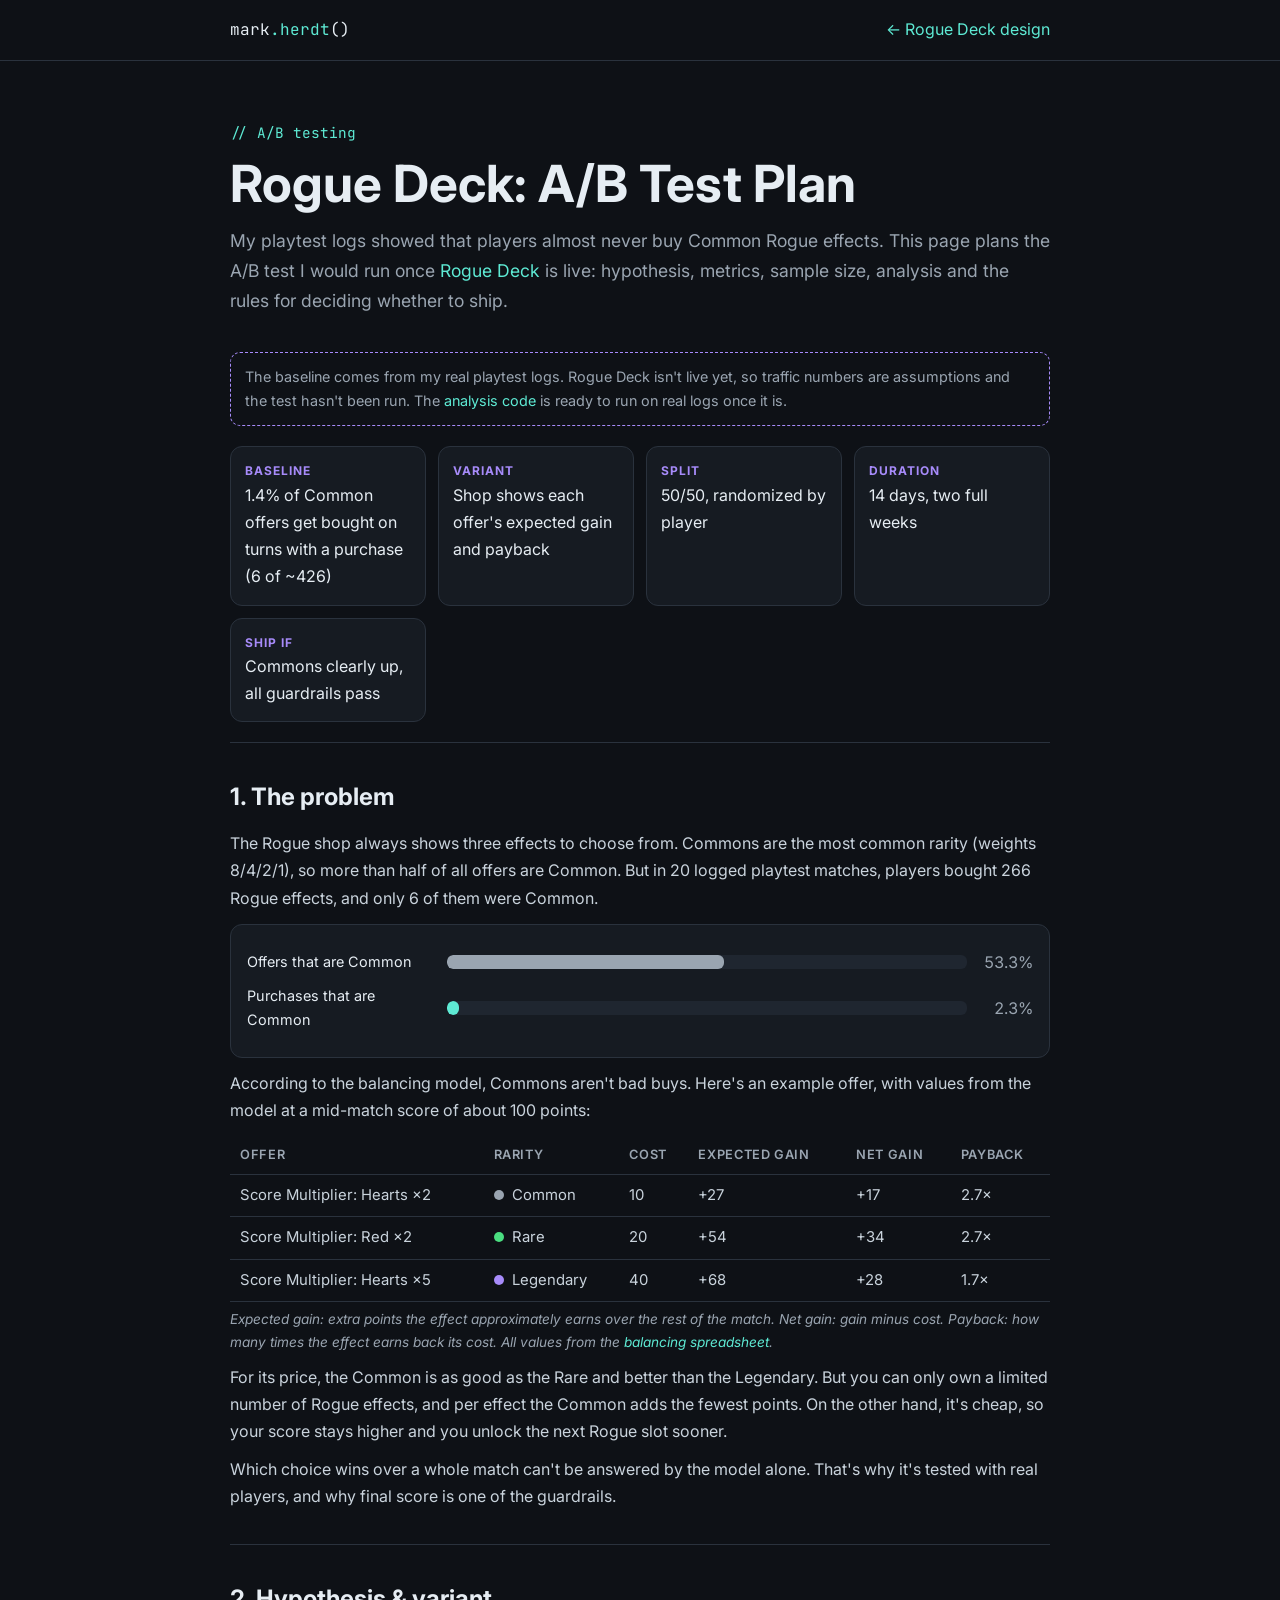
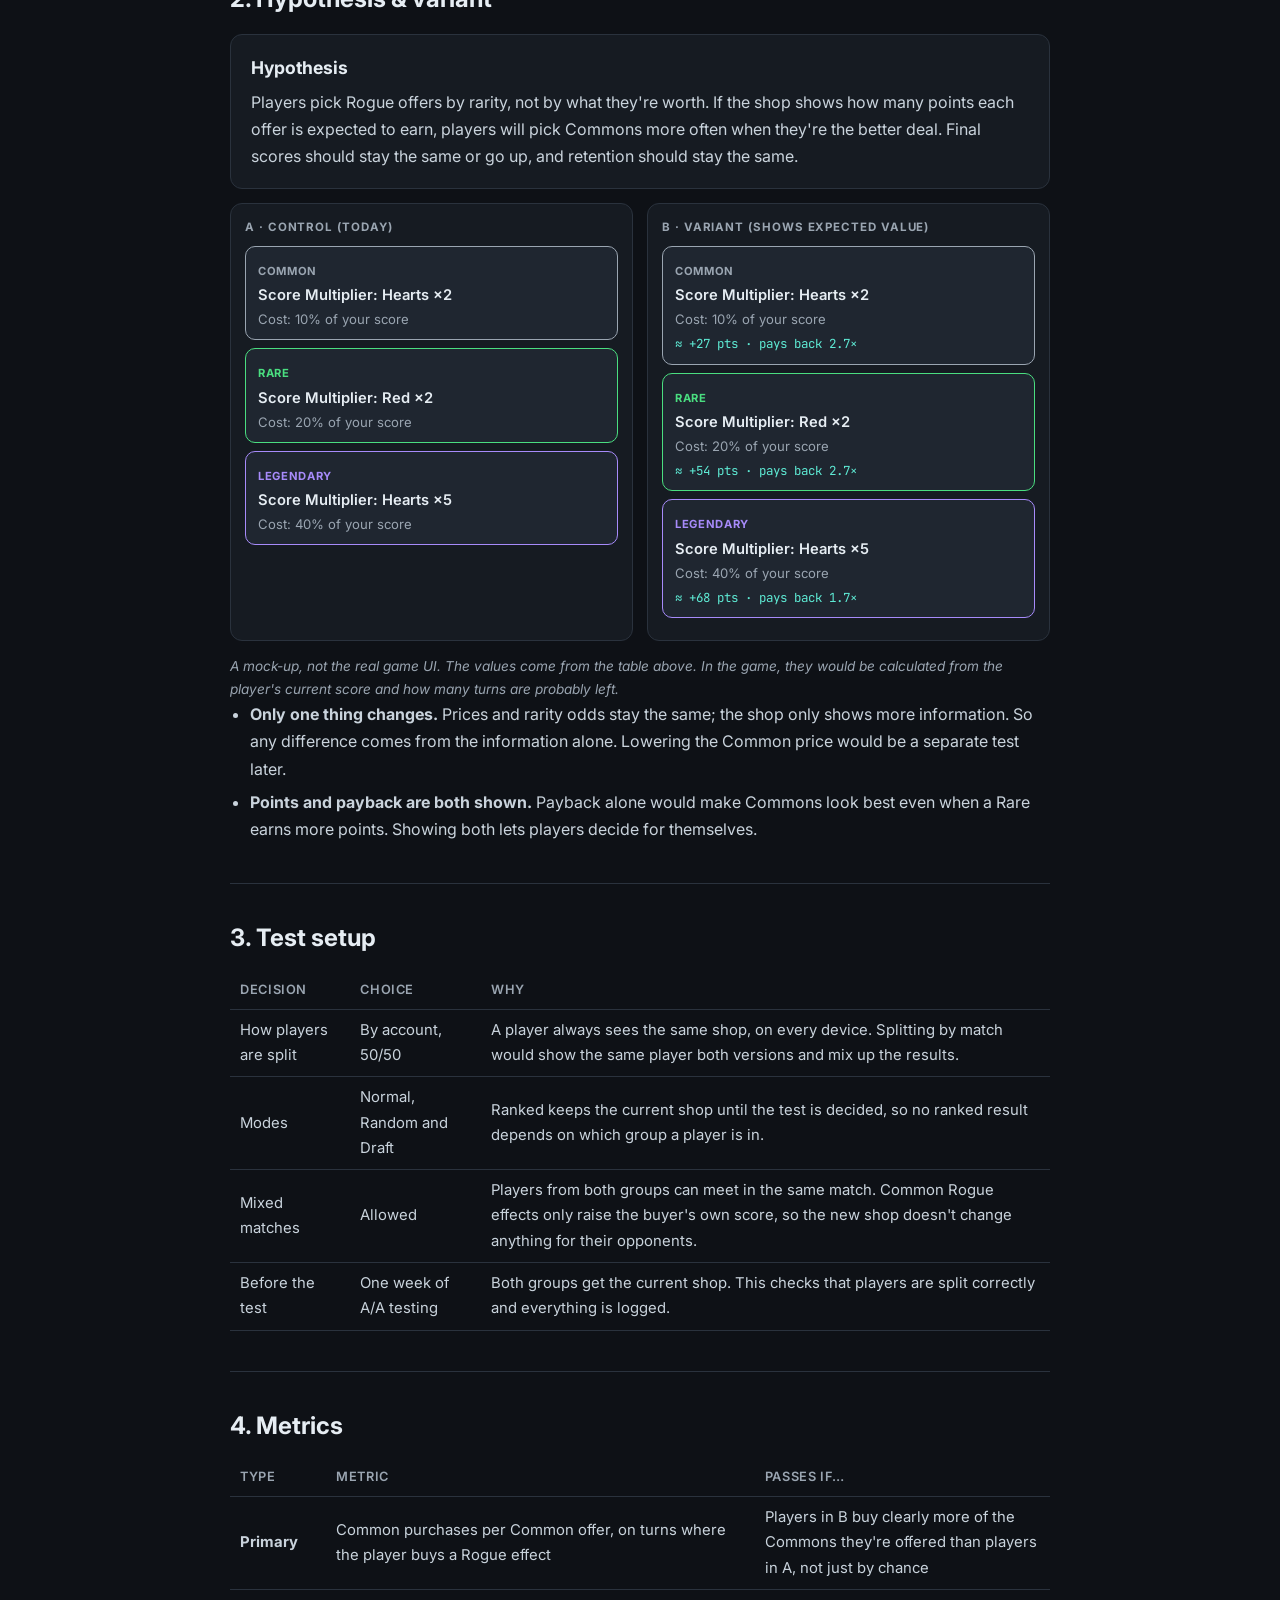
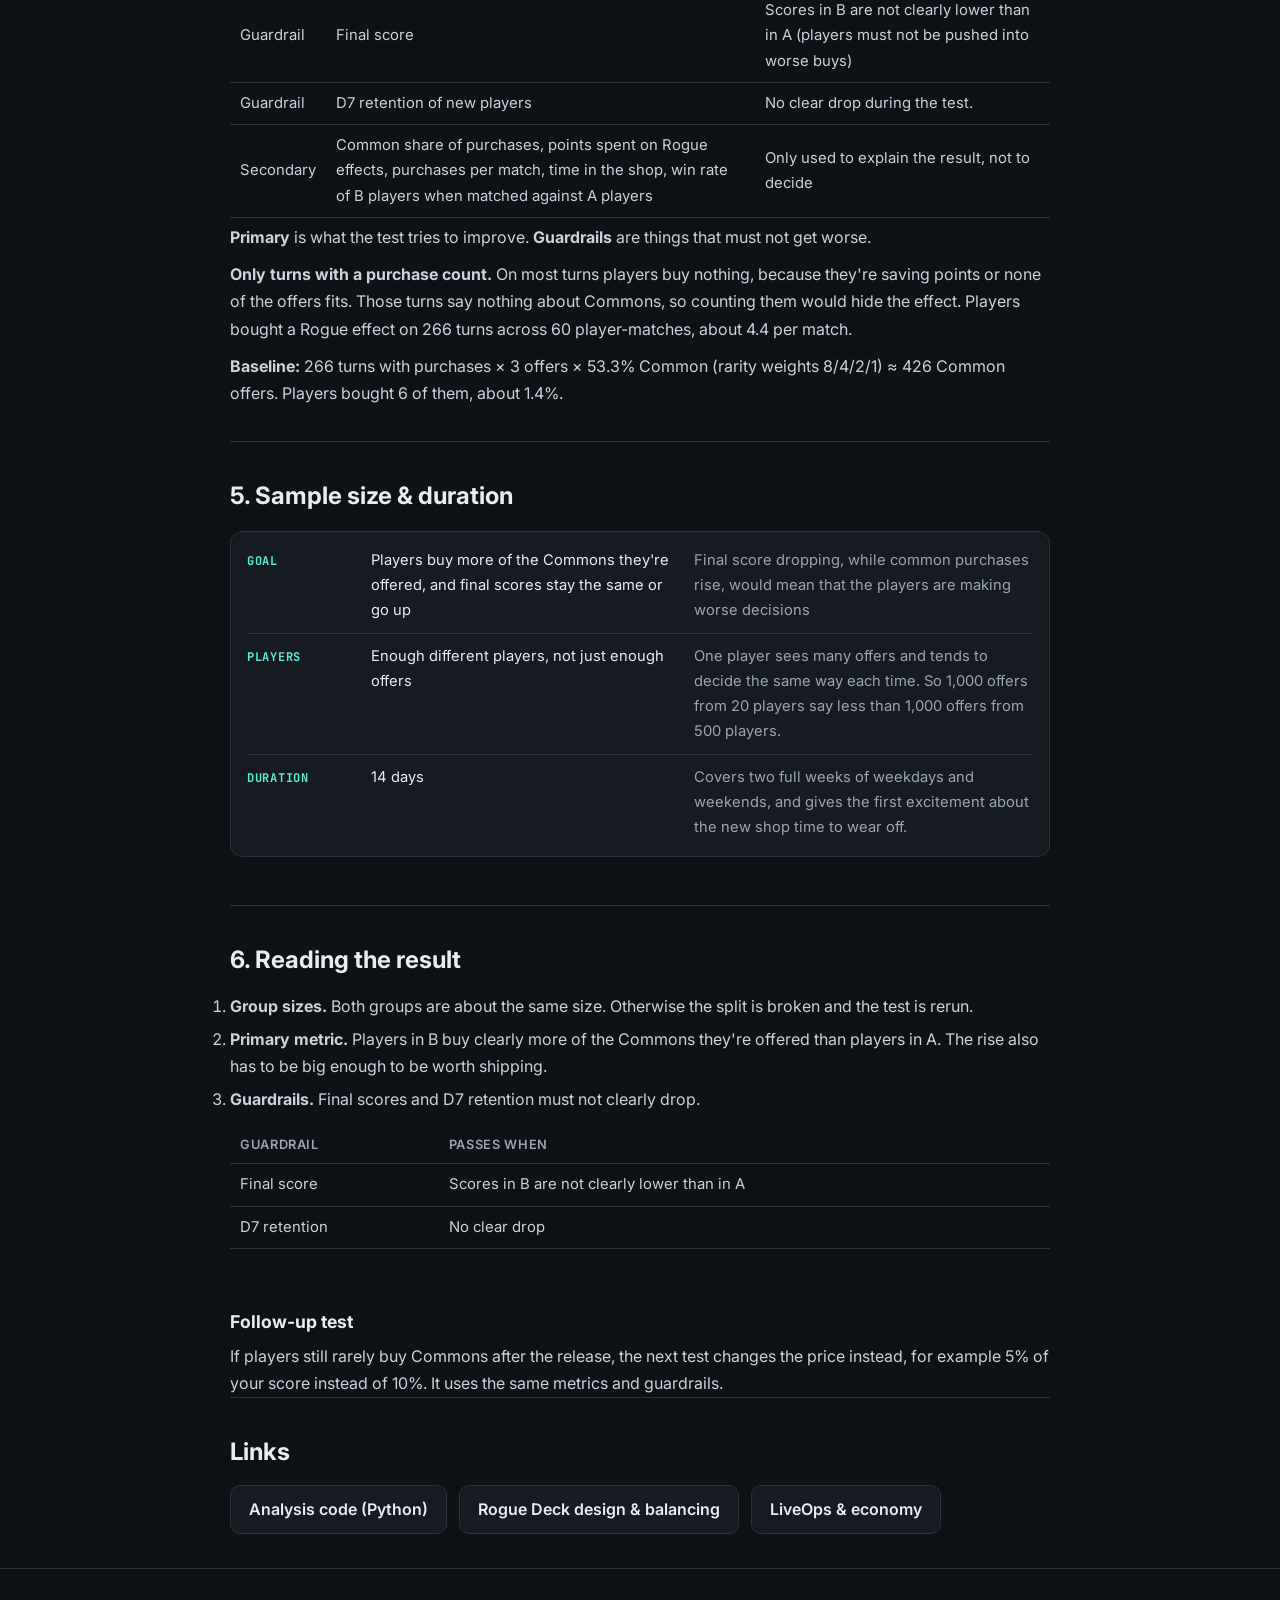
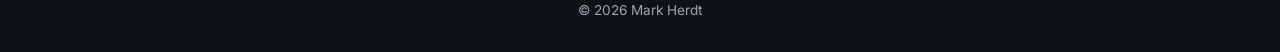
<file: games/rogue-deck/ab-test.html>
<!doctype html><html lang="en"><head><meta charset="utf-8">
<link rel="icon" href="data:image/svg+xml,%3Csvg xmlns=%22http://www.w3.org/2000/svg%22 viewBox=%220 0 100 100%22%3E%3Crect width=%22100%22 height=%22100%22 rx=%2220%22 fill=%22%235eead4%22/%3E%3Ctext x=%2250%22 y=%2268%22 font-size=%2252%22 font-family=%22Arial%22 font-weight=%22bold%22 text-anchor=%22middle%22 fill=%22%230e1116%22%3EMH%3C/text%3E%3C/svg%3E">
<meta name="referrer" content="strict-origin-when-cross-origin"><meta name="viewport" content="width=device-width, initial-scale=1">
<title>Rogue Deck – A/B Test Plan | Mark Herdt</title>
<link href="https://fonts.googleapis.com/css2?family=Inter:wght@400;600;800&family=JetBrains+Mono:wght@500&display=swap" rel="stylesheet">
<link rel="stylesheet" href="../../css/style.css">
<style>li{margin-bottom:6px}
.chart{background:var(--surface);border:1px solid var(--border);border-radius:12px;padding:16px;margin:12px 0}
.bar{display:grid;grid-template-columns:90px 1fr 56px;align-items:center;gap:10px;margin:8px 0}
.bf{height:100%;border-radius:6px}
@media(max-width:600px){table{display:block;overflow-x:auto;white-space:nowrap}}
@media(max-width:700px){.fx{grid-template-columns:1fr}}
.chart .bar{grid-template-columns:150px 1fr 100px}
@media(max-width:600px){.iter dl{grid-template-columns:1fr}.iter dt{padding-top:8px}}
@media(max-width:640px){.rung{grid-template-columns:1fr}}
@media(max-width:700px){.flowx{grid-template-columns:1fr}.arr{transform:rotate(90deg)}}
.shop{display:grid;grid-template-columns:1fr 1fr;gap:14px;margin:14px 0}
.shop .side{background:var(--surface);border:1px solid var(--border);border-radius:12px;padding:14px}
.shop h5{font-size:.72rem;text-transform:uppercase;letter-spacing:.08em;color:var(--muted);margin-bottom:4px}
.offer{border:1px solid;border-radius:10px;padding:9px 12px;margin:8px 0;background:var(--surface2)}
.offer .r{font-size:.7rem;text-transform:uppercase;letter-spacing:.06em;font-weight:700}
.offer .n{font-weight:600;font-size:.92rem}
.offer .c{font-size:.82rem;color:var(--muted)}
.offer .pb{font-family:"JetBrains Mono",monospace;font-size:.78rem;color:var(--accent);margin-top:3px}
@media(max-width:640px){.shop{grid-template-columns:1fr}}
.chart .bar{grid-template-columns:190px 1fr 56px}
@media(max-width:600px){.chart .bar{grid-template-columns:110px 1fr 50px}.chart .bl{font-size:.8rem}}
p+p{margin-top:10px}
</style></head><body>
<nav><div class="wrap"><a class="logo" href="../../index.html">mark<span>.herdt</span>()</a><a href="index.html">← Rogue Deck design</a></div></nav>
<main class="wrap">
<header><p class="tag">// A/B testing</p><h1>Rogue Deck: A/B Test Plan</h1>
<p class="lead">My playtest logs showed that players almost never buy Common Rogue effects. This page plans the A/B test I would run once <a href="index.html">Rogue Deck</a> is live: hypothesis, metrics, sample size, analysis and the rules for deciding whether to ship.</p></header>
<div class="disclaimer">The baseline comes from my real playtest logs. Rogue Deck isn't live yet, so traffic numbers are assumptions and the test hasn't been run. The <a href="https://github.com/MomSesImSpcl/MarkHerdt.dev/tree/main/tools/ab-test" target="_blank" rel="noopener">analysis code</a> is ready to run on real logs once it is.</div>
<div class="facts"><div class="fact"><b>Baseline</b>1.4% of Common offers get bought on turns with a purchase (6 of ~426)</div><div class="fact"><b>Variant</b>Shop shows each offer's expected gain and payback</div><div class="fact"><b>Split</b>50/50, randomized by player</div><div class="fact"><b>Duration</b>14 days, two full weeks</div><div class="fact"><b>Ship if</b>Commons clearly up, all guardrails pass</div></div>

<section><h2>1. The problem</h2>
<p>The Rogue shop always shows three effects to choose from. Commons are the most common rarity (weights 8/4/2/1), so more than half of all offers are Common. But in 20 logged playtest matches, players bought 266 Rogue effects, and only 6 of them were Common.</p>
<div class="chart">
<div class="bar"><span class="bl">Offers that are Common</span><div class="bt"><div class="bf" style="width:53.3%;background:#9aa5b1"></div></div><span class="bv">53.3%</span></div>
<div class="bar"><span class="bl">Purchases that are Common</span><div class="bt"><div class="bf" style="width:2.3%;background:#5eead4"></div></div><span class="bv">2.3%</span></div>
</div>
<p>According to the balancing model, Commons aren't bad buys. Here's an example offer, with values from the model at a mid-match score of about 100 points:</p>
<table><tr><th>Offer</th><th>Rarity</th><th>Cost</th><th>Expected gain</th><th>Net gain</th><th>Payback</th></tr>
<tr><td>Score Multiplier: Hearts ×2</td><td><span class="dot" style="background:#9aa5b1"></span>Common</td><td>10</td><td>+27</td><td>+17</td><td>2.7×</td></tr>
<tr><td>Score Multiplier: Red ×2</td><td><span class="dot" style="background:#4ade80"></span>Rare</td><td>20</td><td>+54</td><td>+34</td><td>2.7×</td></tr>
<tr><td>Score Multiplier: Hearts ×5</td><td><span class="dot" style="background:#a78bfa"></span>Legendary</td><td>40</td><td>+68</td><td>+28</td><td>1.7×</td></tr></table>
<p class="note">Expected gain: extra points the effect approximately earns over the rest of the match. Net gain: gain minus cost. Payback: how many times the effect earns back its cost. All values from the <a href="https://docs.google.com/spreadsheets/d/1dw4X00niFlxCuj96TsYGd5FnsYzix9_52m8x8lmlegU/edit?usp=sharing" target="_blank" rel="noopener">balancing spreadsheet</a>.</p>
<p>For its price, the Common is as good as the Rare and better than the Legendary. But you can only own a limited number of Rogue effects, and per effect the Common adds the fewest points. On the other hand, it's cheap, so your score stays higher and you unlock the next Rogue slot sooner.</p>
<p>Which choice wins over a whole match can't be answered by the model alone. That's why it's tested with real players, and why final score is one of the guardrails.</p>
</section>

<section><h2>2. Hypothesis &amp; variant</h2>
<div class="spec"><h3>Hypothesis</h3><p>Players pick Rogue offers by rarity, not by what they're worth. If the shop shows how many points each offer is expected to earn, players will pick Commons more often when they're the better deal. Final scores should stay the same or go up, and retention should stay the same.</p></div>
<div class="shop">
<div class="side"><h5>A · Control (today)</h5>
<div class="offer" style="border-color:#9aa5b1"><span class="r" style="color:#9aa5b1">Common</span><div class="n">Score Multiplier: Hearts ×2</div><div class="c">Cost: 10% of your score</div></div>
<div class="offer" style="border-color:#4ade80"><span class="r" style="color:#4ade80">Rare</span><div class="n">Score Multiplier: Red ×2</div><div class="c">Cost: 20% of your score</div></div>
<div class="offer" style="border-color:#a78bfa"><span class="r" style="color:#a78bfa">Legendary</span><div class="n">Score Multiplier: Hearts ×5</div><div class="c">Cost: 40% of your score</div></div>
</div>
<div class="side"><h5>B · Variant (shows expected value)</h5>
<div class="offer" style="border-color:#9aa5b1"><span class="r" style="color:#9aa5b1">Common</span><div class="n">Score Multiplier: Hearts ×2</div><div class="c">Cost: 10% of your score</div><div class="pb">≈ +27 pts · pays back 2.7×</div></div>
<div class="offer" style="border-color:#4ade80"><span class="r" style="color:#4ade80">Rare</span><div class="n">Score Multiplier: Red ×2</div><div class="c">Cost: 20% of your score</div><div class="pb">≈ +54 pts · pays back 2.7×</div></div>
<div class="offer" style="border-color:#a78bfa"><span class="r" style="color:#a78bfa">Legendary</span><div class="n">Score Multiplier: Hearts ×5</div><div class="c">Cost: 40% of your score</div><div class="pb">≈ +68 pts · pays back 1.7×</div></div>
</div></div>
<p class="note">A mock-up, not the real game UI. The values come from the table above. In the game, they would be calculated from the player's current score and how many turns are probably left.</p>
<ul>
<li><b>Only one thing changes.</b> Prices and rarity odds stay the same; the shop only shows more information. So any difference comes from the information alone. Lowering the Common price would be a separate test later.</li>
<li><b>Points and payback are both shown.</b> Payback alone would make Commons look best even when a Rare earns more points. Showing both lets players decide for themselves.</li>
</ul>
</section>

<section><h2>3. Test setup</h2>
<table><tr><th>Decision</th><th>Choice</th><th>Why</th></tr>
<tr><td>How players are split</td><td>By account, 50/50</td><td>A player always sees the same shop, on every device. Splitting by match would show the same player both versions and mix up the results.</td></tr>
<tr><td>Modes</td><td>Normal, Random and Draft</td><td>Ranked keeps the current shop until the test is decided, so no ranked result depends on which group a player is in.</td></tr>
<tr><td>Mixed matches</td><td>Allowed</td><td>Players from both groups can meet in the same match. Common Rogue effects only raise the buyer's own score, so the new shop doesn't change anything for their opponents.</td></tr>
<tr><td>Before the test</td><td>One week of A/A testing</td><td>Both groups get the current shop. This checks that players are split correctly and everything is logged.</td></tr></table>
</section>

<section><h2>4. Metrics</h2>
<table><tr><th>Type</th><th>Metric</th><th>Passes if…</th></tr>
<tr><td><b>Primary</b></td><td>Common purchases per Common offer, on turns where the player buys a Rogue effect</td><td>Players in B buy clearly more of the Commons they're offered than players in A, not just by chance</td></tr>
<tr><td>Guardrail</td><td>Final score</td><td>Scores in B are not clearly lower than in A (players must not be pushed into worse buys)</td></tr>
<tr><td>Guardrail</td><td>D7 retention of new players</td><td>No clear drop during the test.</td></tr>
<tr><td>Secondary</td><td>Common share of purchases, points spent on Rogue effects, purchases per match, time in the shop, win rate of B players when matched against A players</td><td>Only used to explain the result, not to decide</td></tr></table>
<p><b>Primary</b> is what the test tries to improve. <b>Guardrails</b> are things that must not get worse.</p>
<p><b>Only turns with a purchase count.</b> On most turns players buy nothing, because they're saving points or none of the offers fits. Those turns say nothing about Commons, so counting them would hide the effect. Players bought a Rogue effect on 266 turns across 60 player-matches, about 4.4 per match.</p>
<p><b>Baseline:</b> 266 turns with purchases × 3 offers × 53.3% Common (rarity weights 8/4/2/1) ≈ 426 Common offers. Players bought 6 of them, about 1.4%.</p>
</section>

<section><h2>5. Sample size &amp; duration</h2>
<div class="ladder">
<div class="rung"><b>Goal</b><div>Players buy more of the Commons they're offered, and final scores stay the same or go up</div><span>Final score dropping, while common purchases rise, would mean that the players are making worse decisions</span></div>
<div class="rung"><b>Players</b><div>Enough different players, not just enough offers</div><span>One player sees many offers and tends to decide the same way each time. So 1,000 offers from 20 players say less than 1,000 offers from 500 players.</span></div>
<div class="rung"><b>Duration</b><div>14 days</div><span>Covers two full weeks of weekdays and weekends, and gives the first excitement about the new shop time to wear off.</span></div>
</div>
</section>

<section><h2>6. Reading the result</h2>
<ol>
<li><b>Group sizes.</b> Both groups are about the same size. Otherwise the split is broken and the test is rerun.</li>
<li><b>Primary metric.</b> Players in B buy clearly more of the Commons they're offered than players in A. The rise also has to be big enough to be worth shipping.</li>
<li><b>Guardrails.</b> Final scores and D7 retention must not clearly drop.</li>
</ol>
<table><tr><th>Guardrail</th><th>Passes when</th></tr>
<tr><td>Final score</td><td>Scores in B are not clearly lower than in A</td></tr>
<tr><td>D7 retention</td><td>No clear drop</td></tr></table>
</section>

<h3>Follow-up test</h3>
<p>If players still rarely buy Commons after the release, the next test changes the price instead, for example 5% of your score instead of 10%. It uses the same metrics and guardrails.</p>
</section>

<section><h2>Links</h2><div class="links"><a class="btn" href="https://github.com/MomSesImSpcl/MarkHerdt.dev/tree/main/tools/ab-test" target="_blank" rel="noopener">Analysis code (Python)</a><a class="btn" href="index.html">Rogue Deck design &amp; balancing</a><a class="btn" href="liveops.html">LiveOps &amp; economy</a></div></section>
</main><footer>© 2026 Mark Herdt</footer></body></html>
</file>
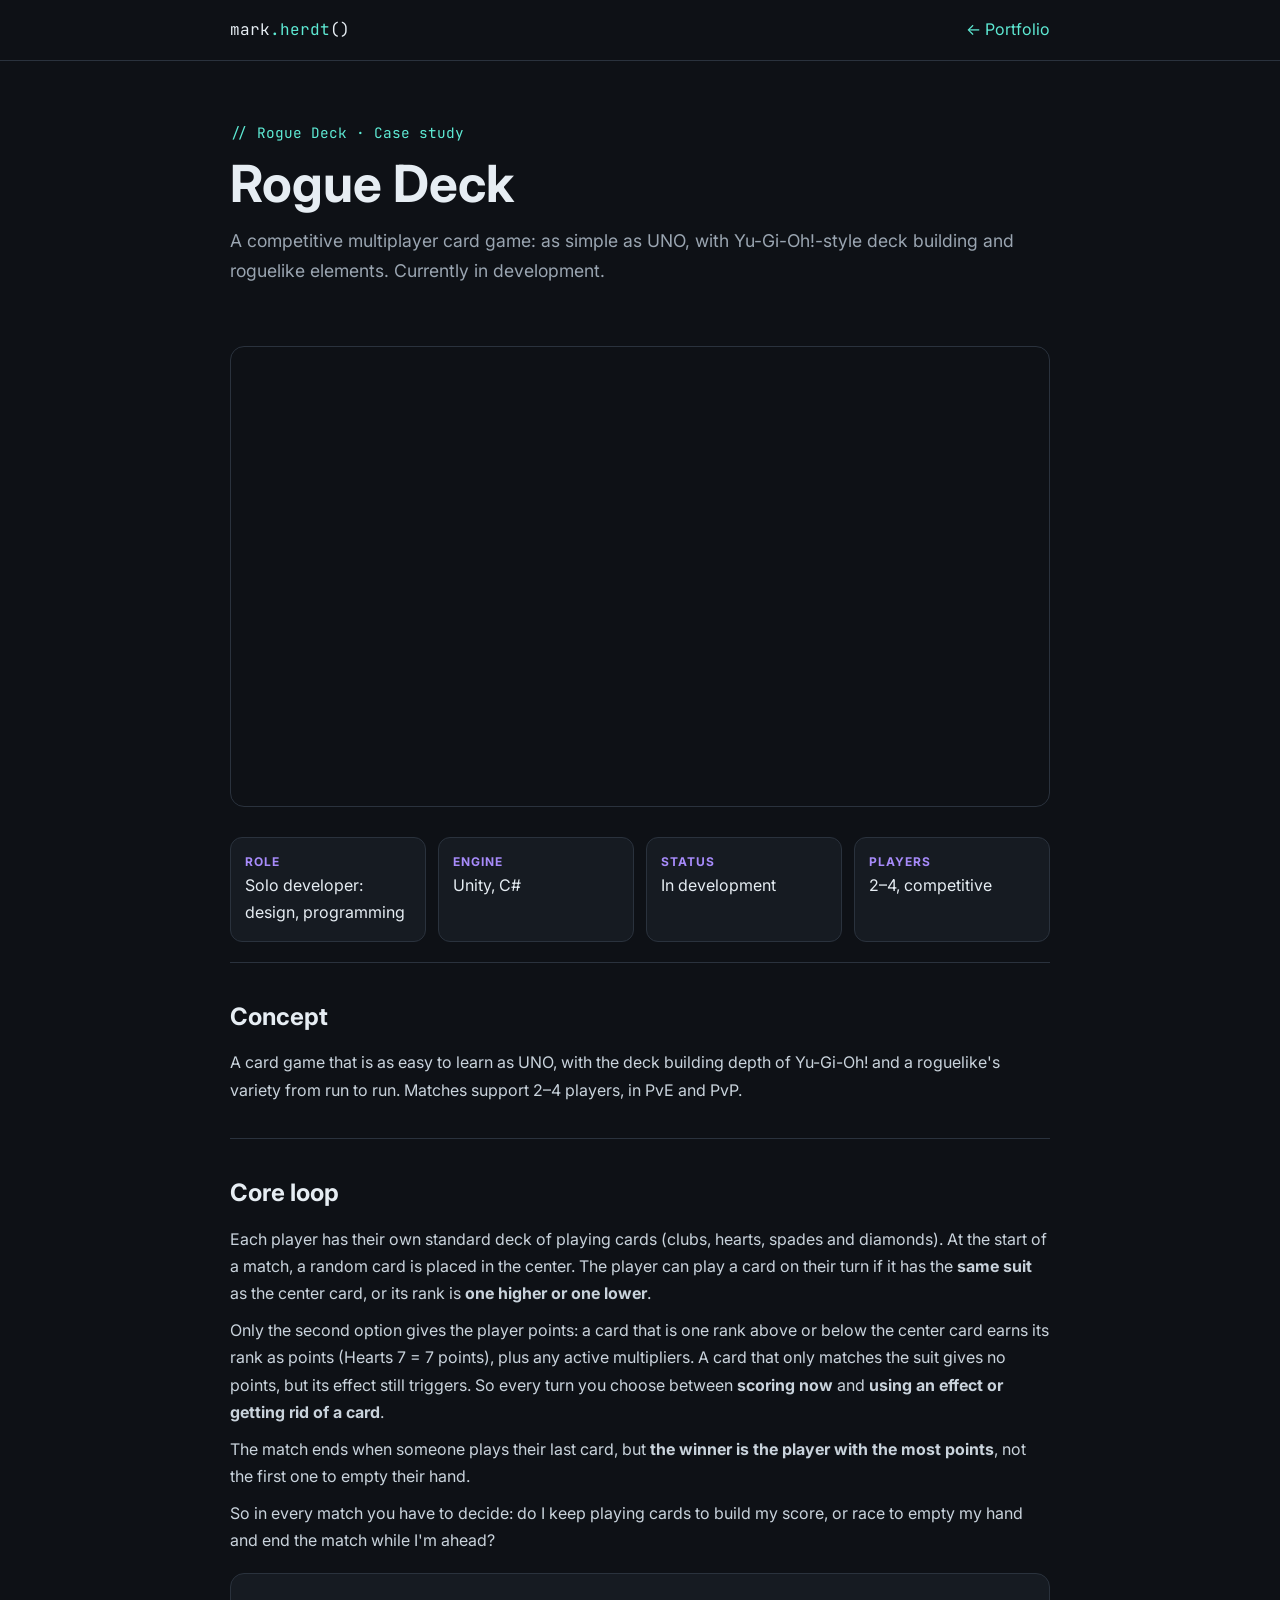
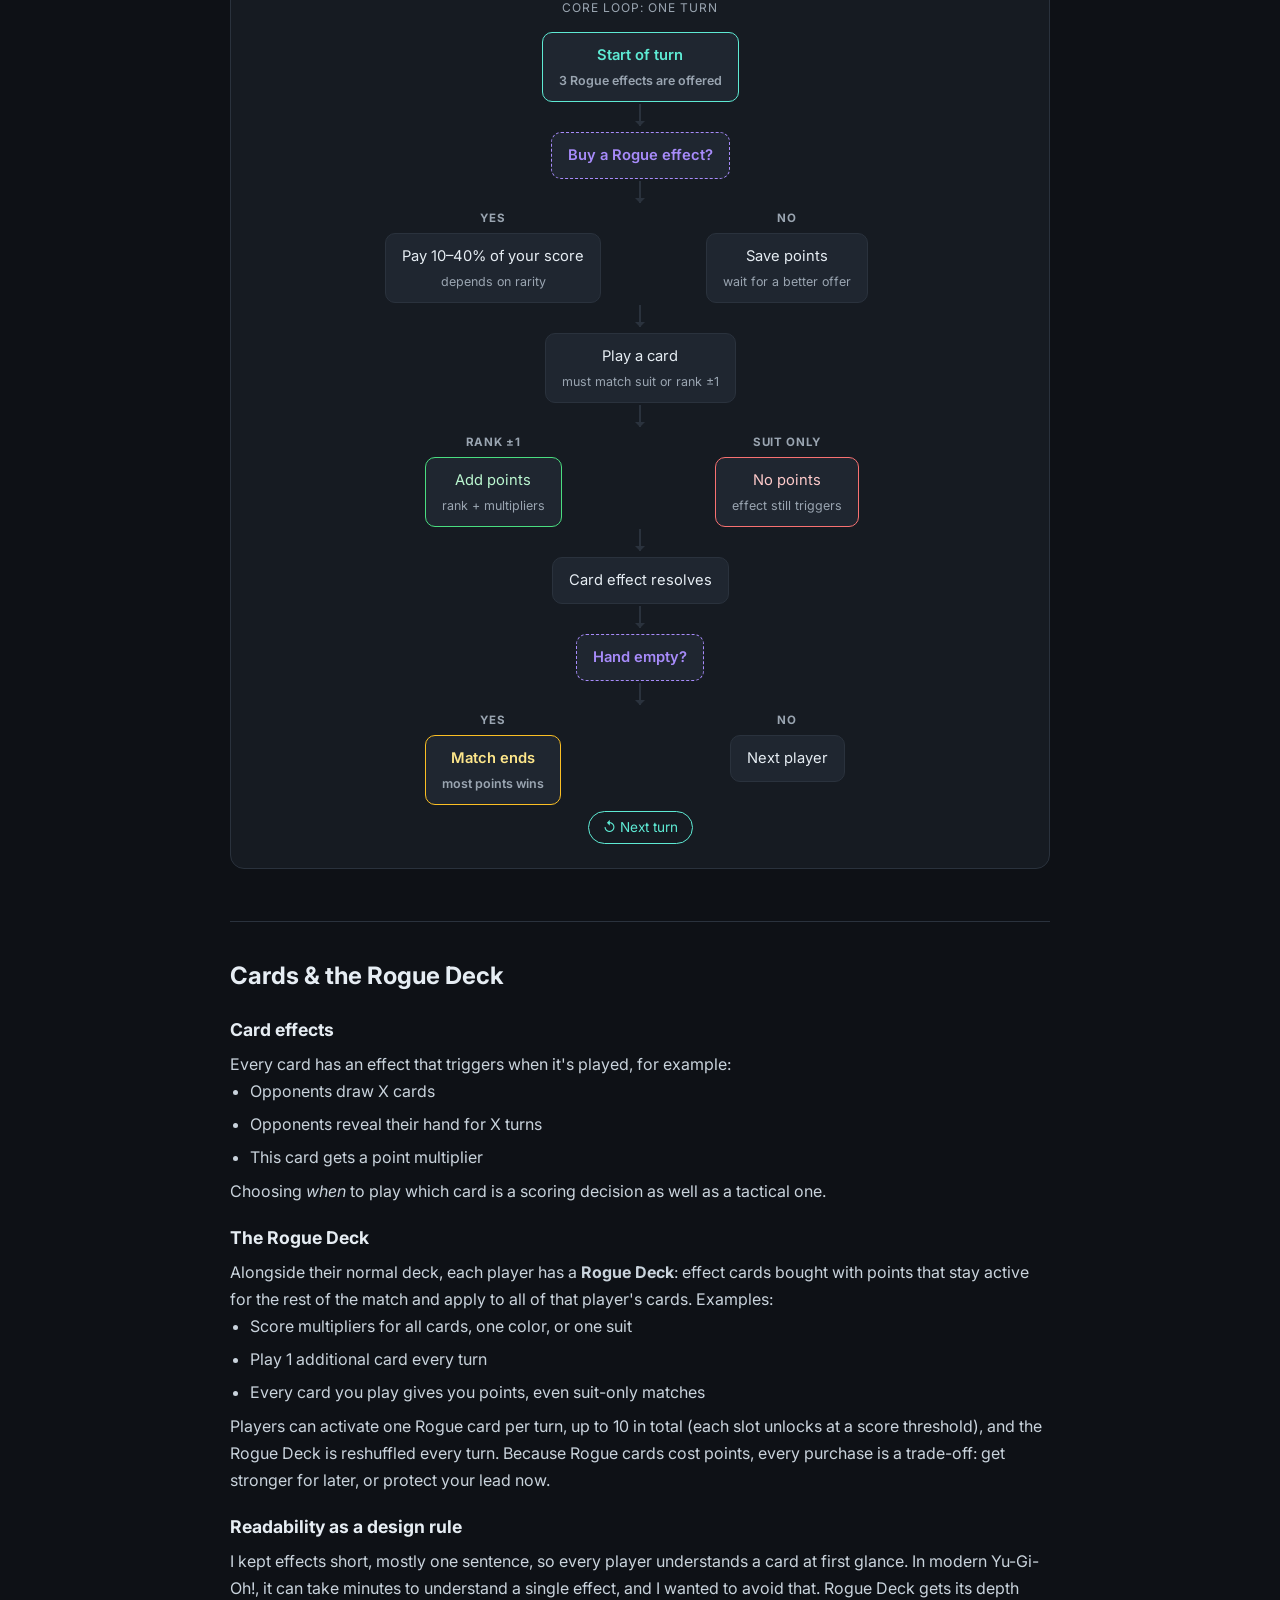
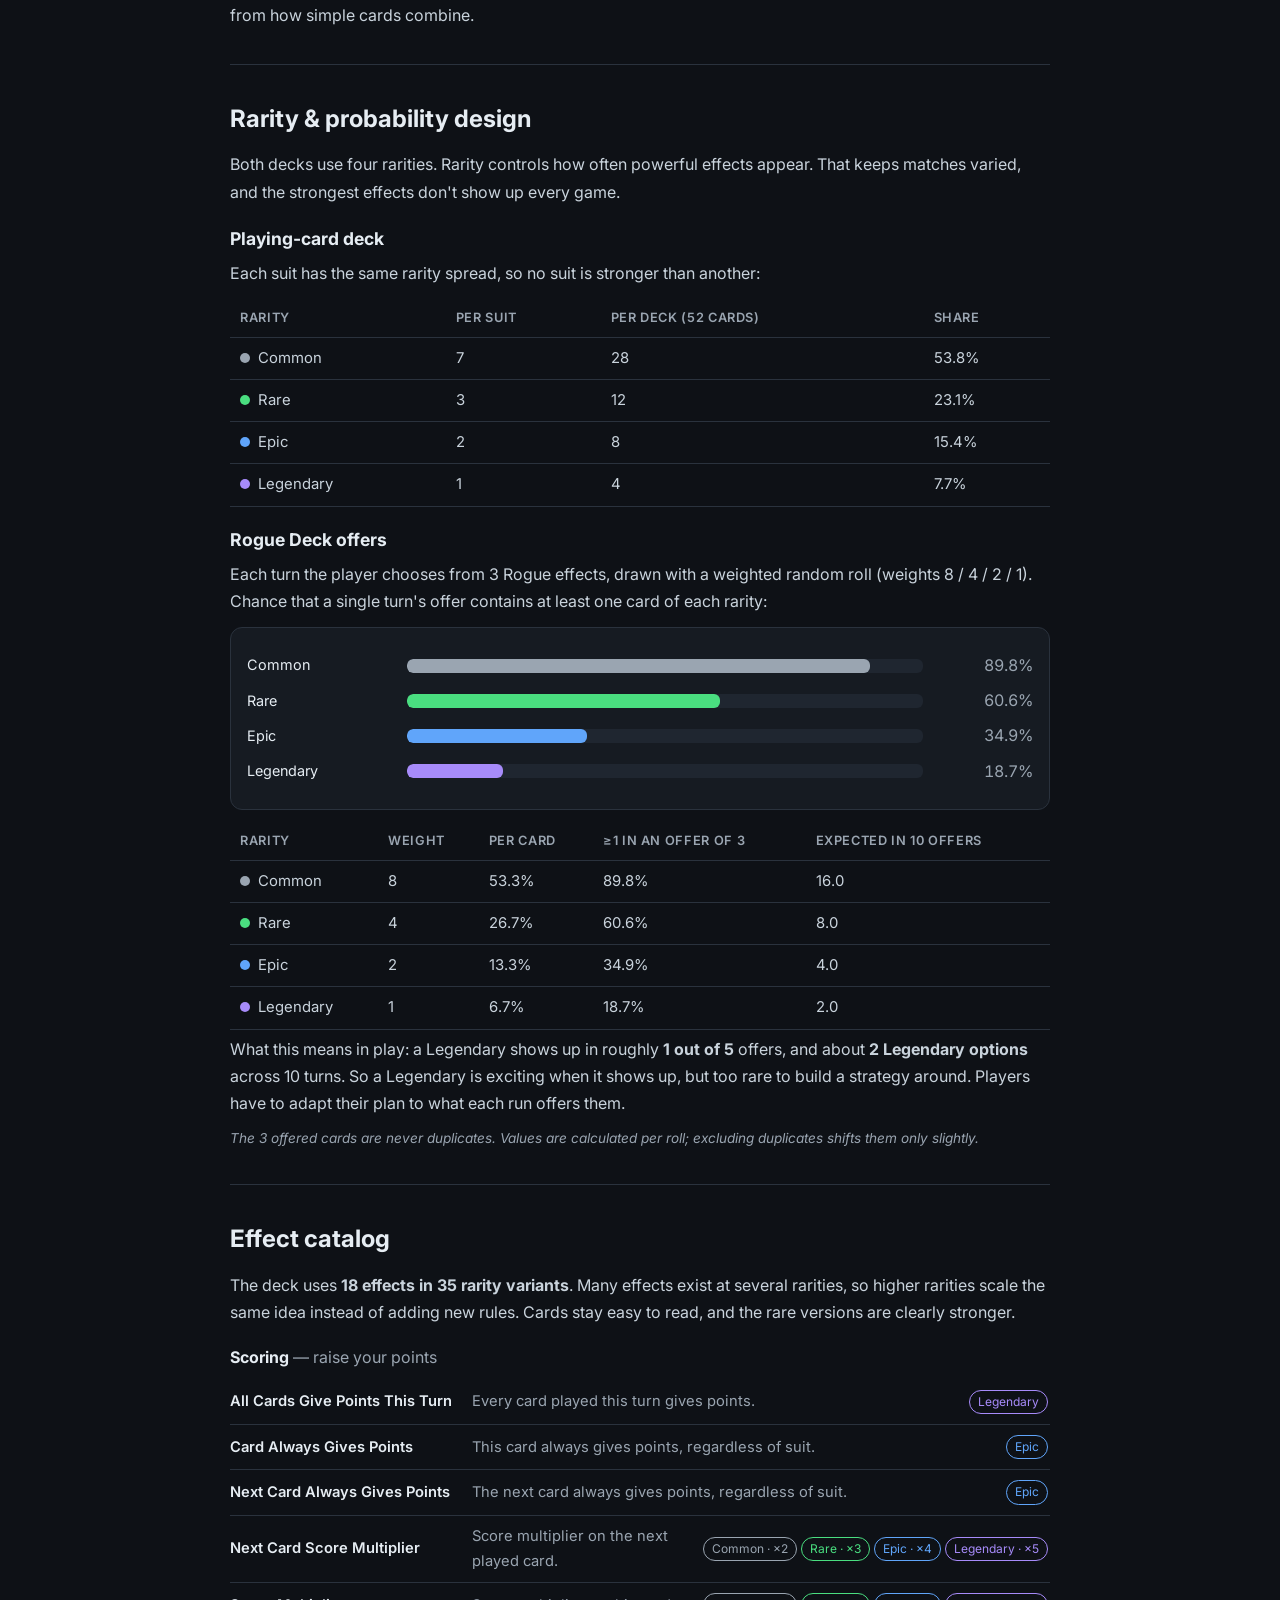
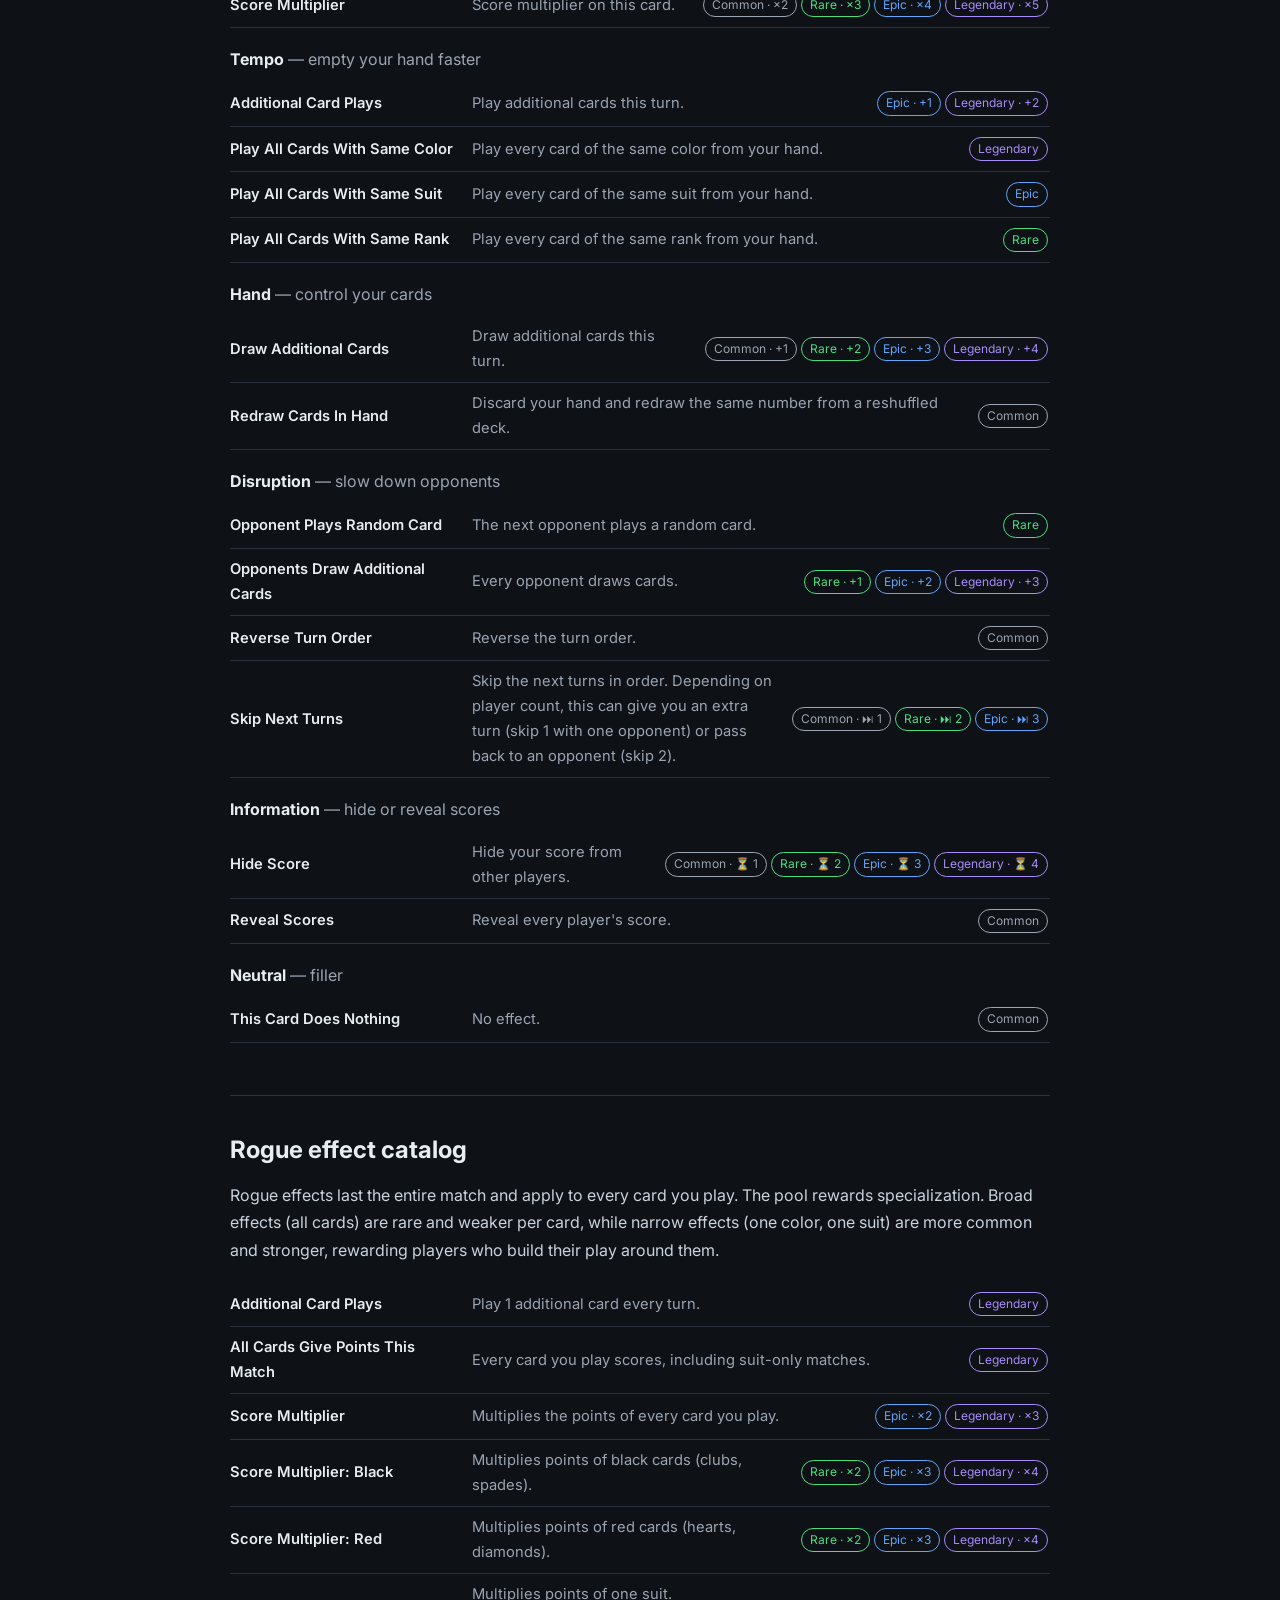
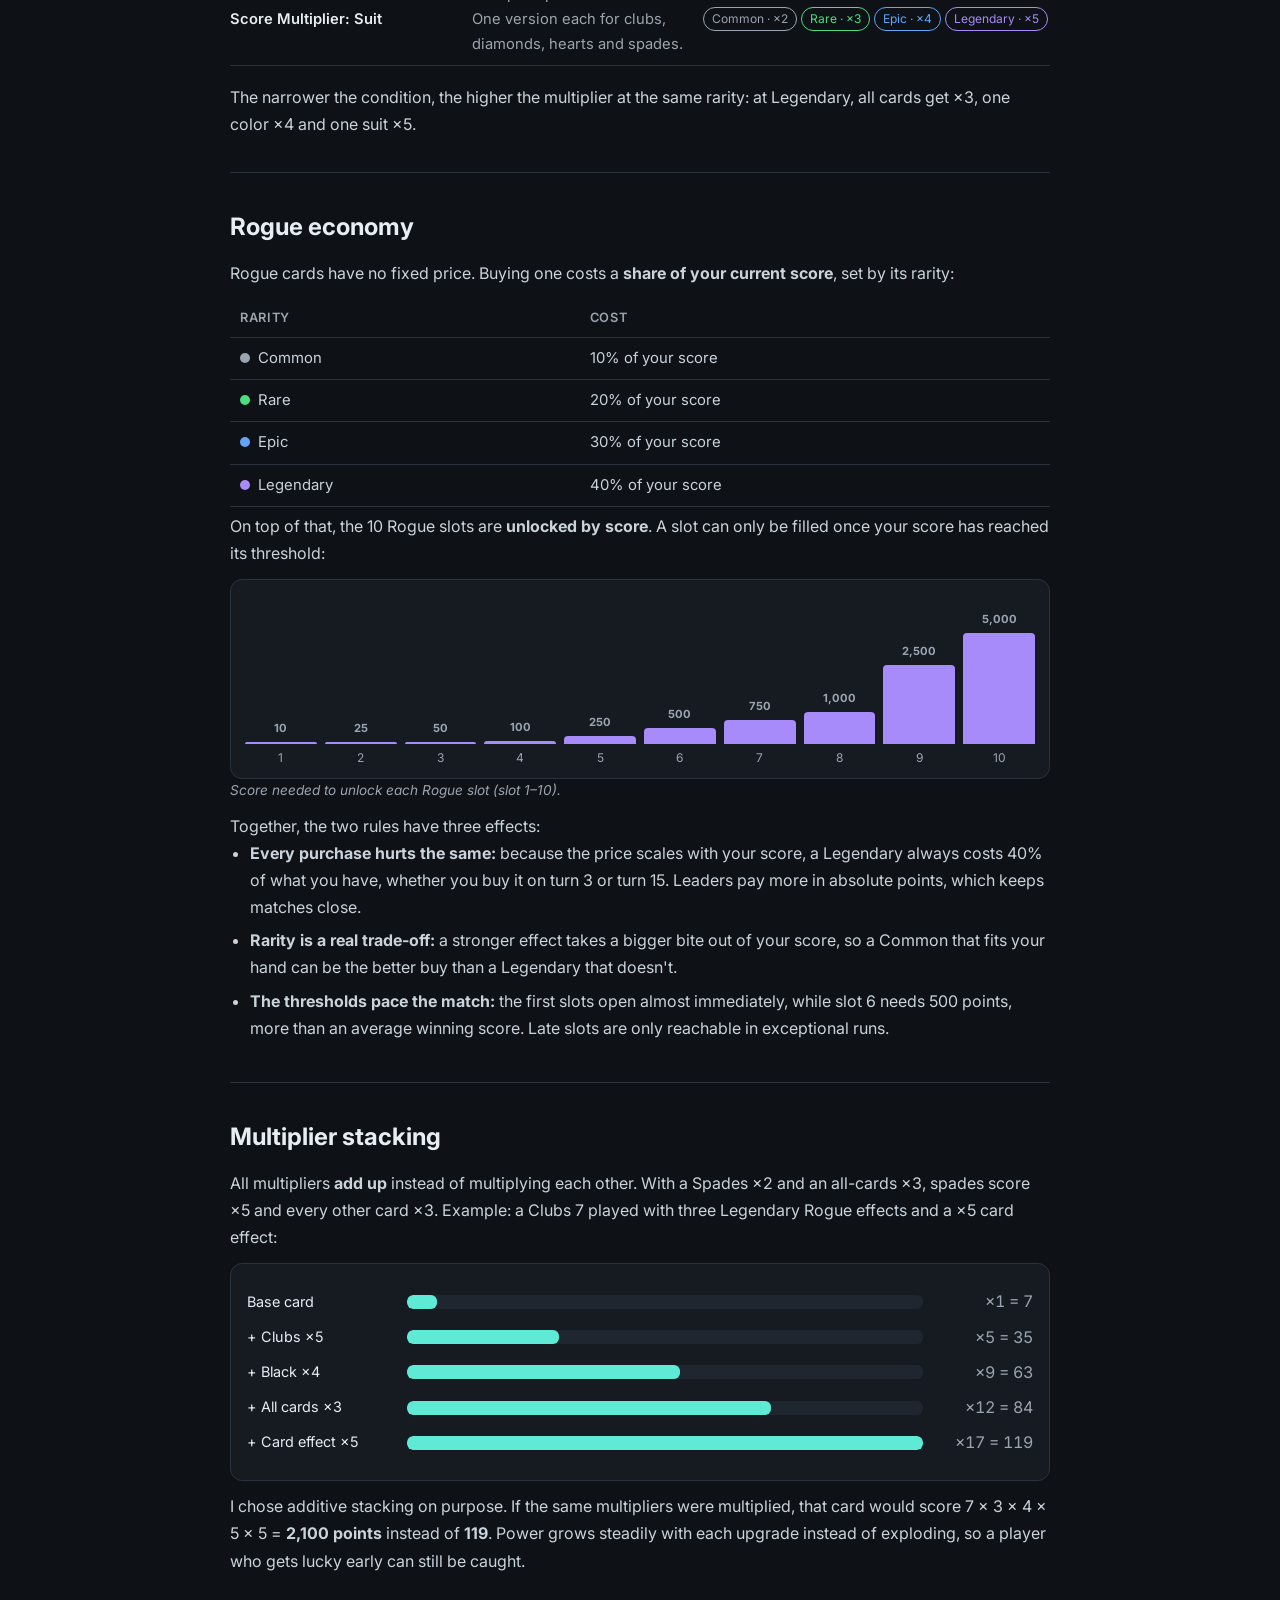
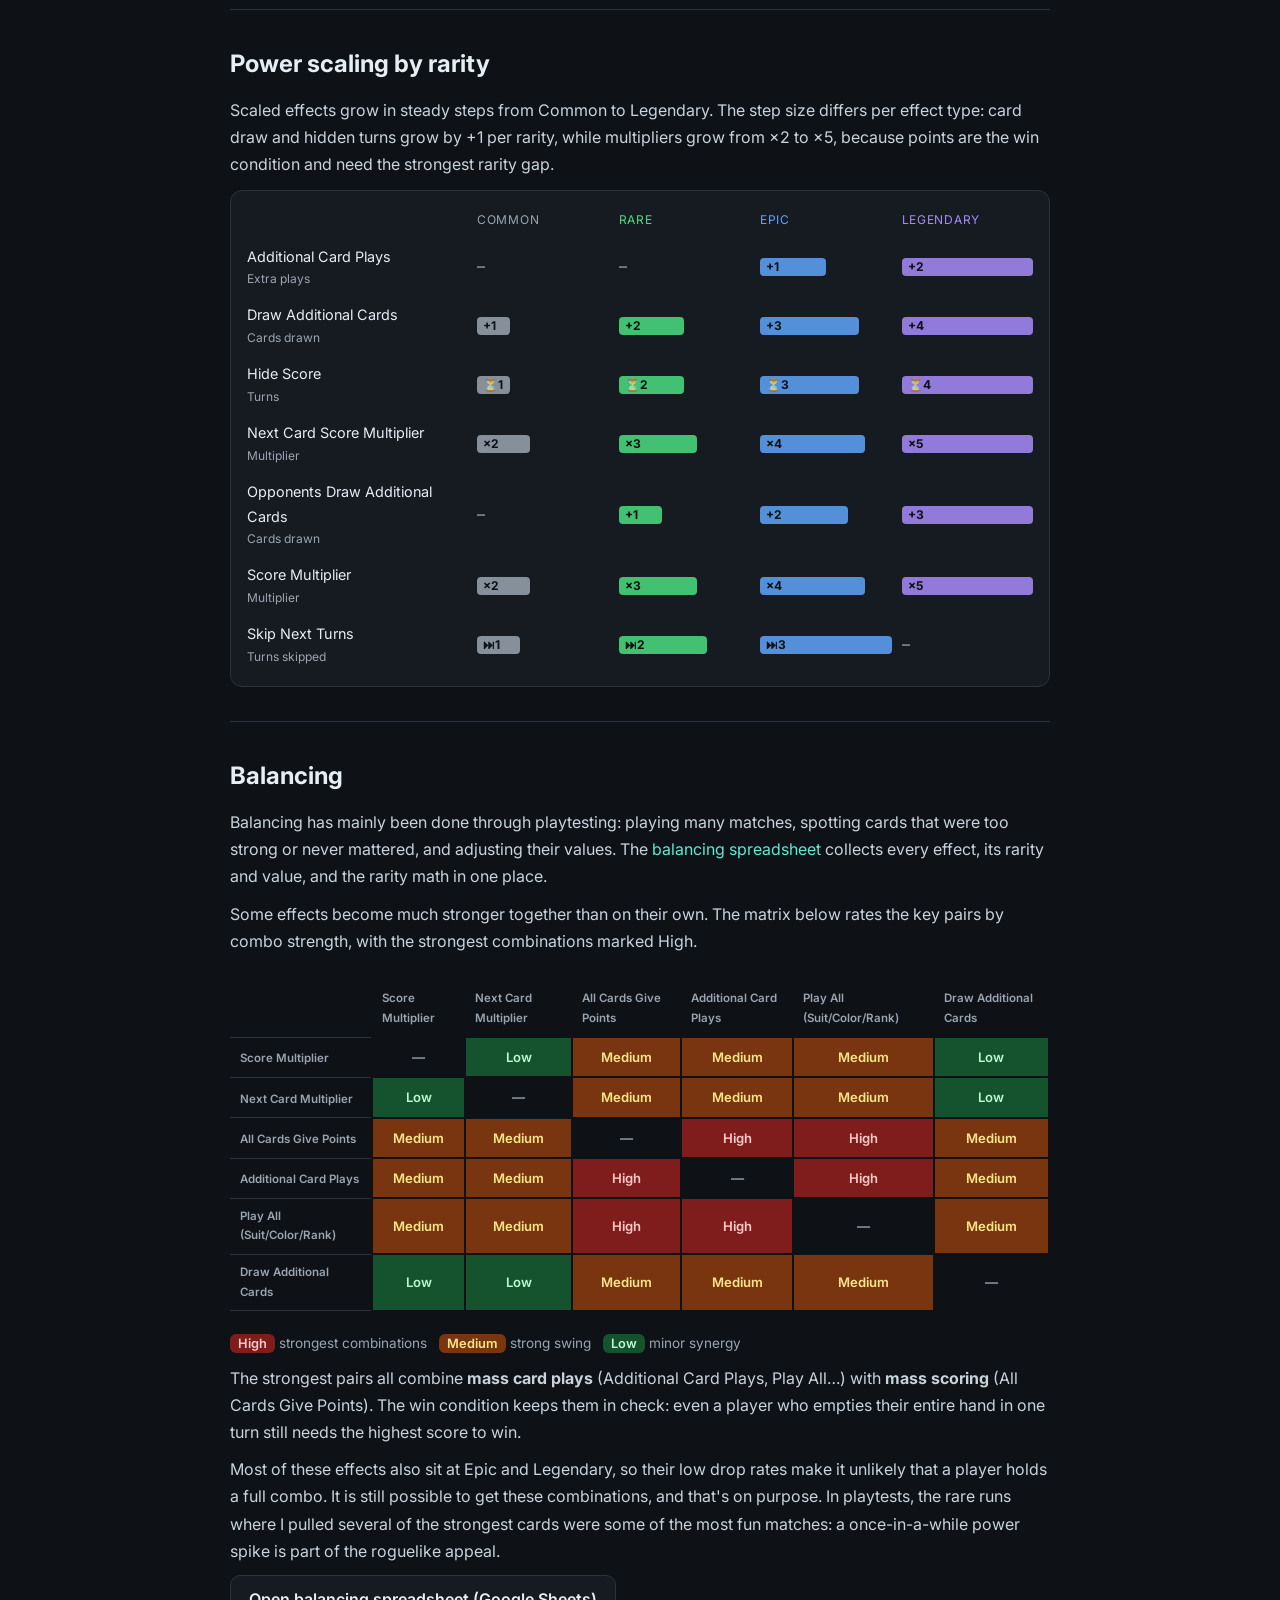
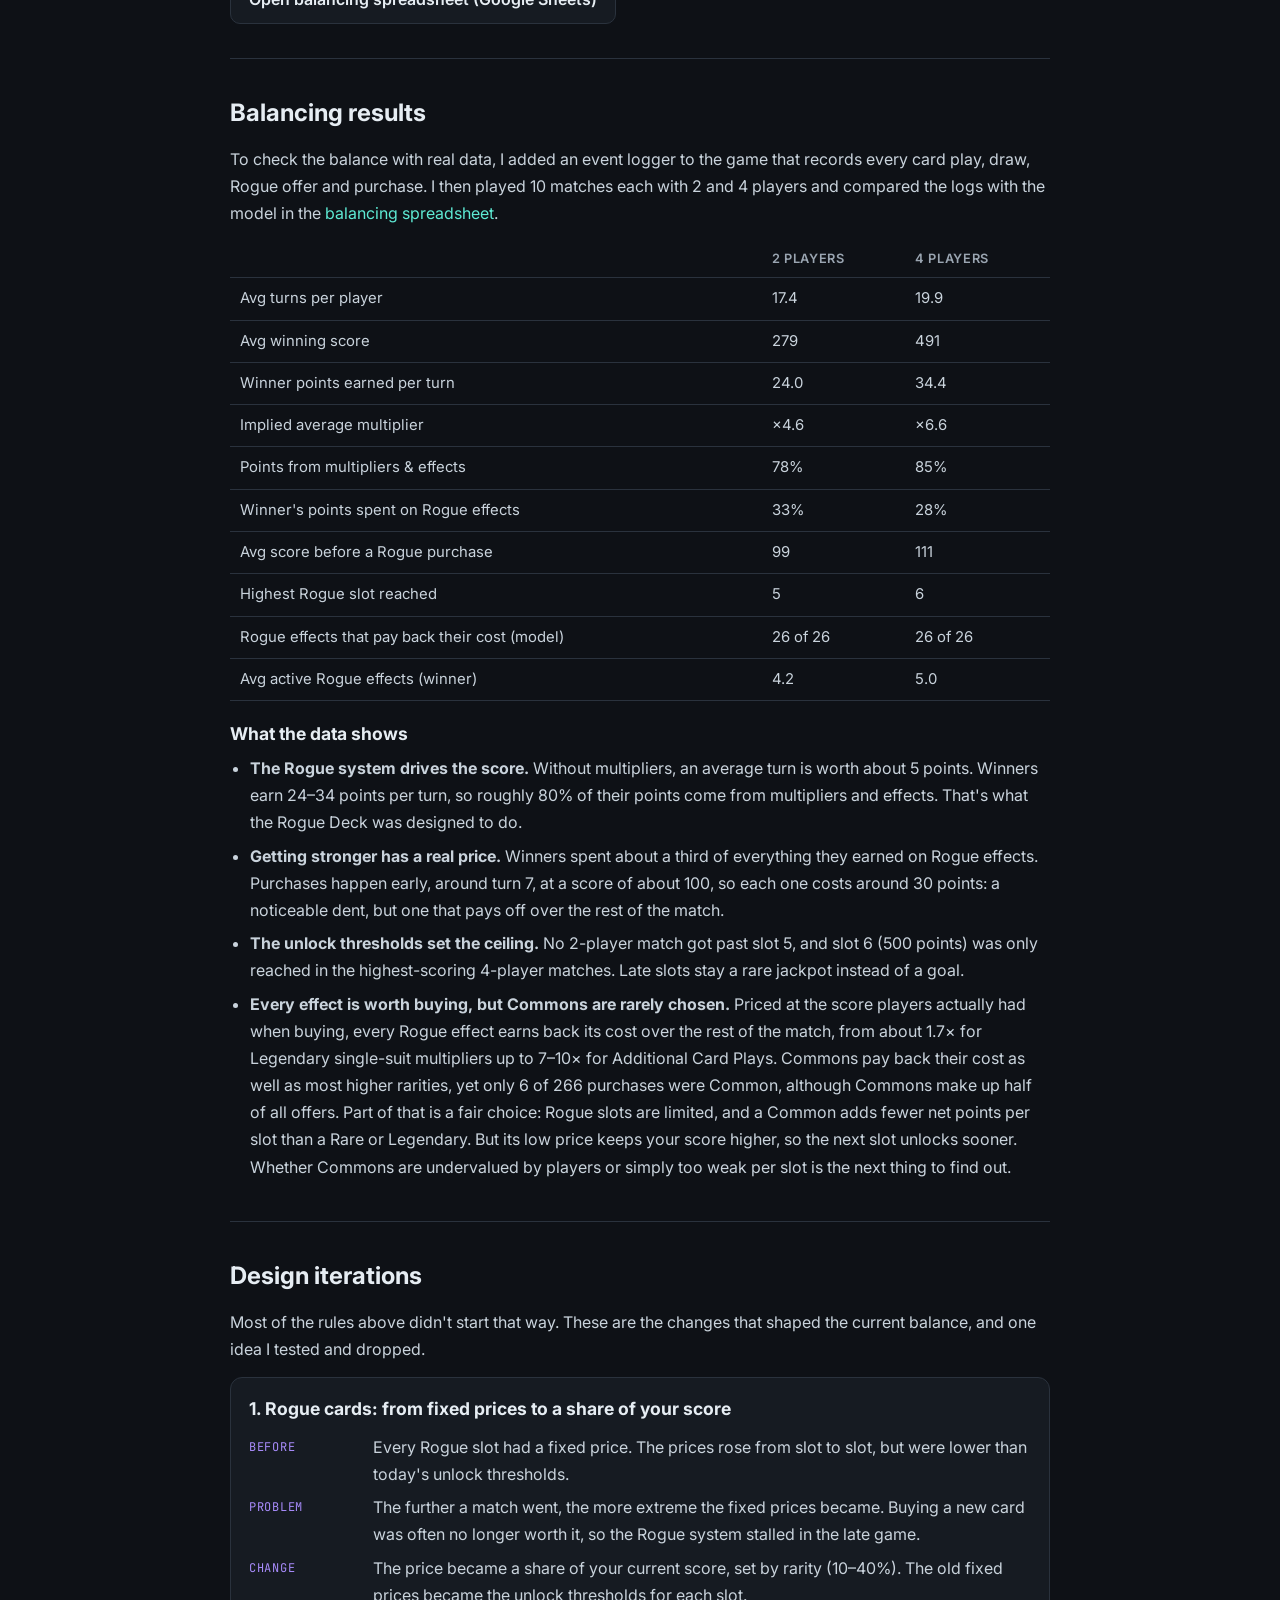
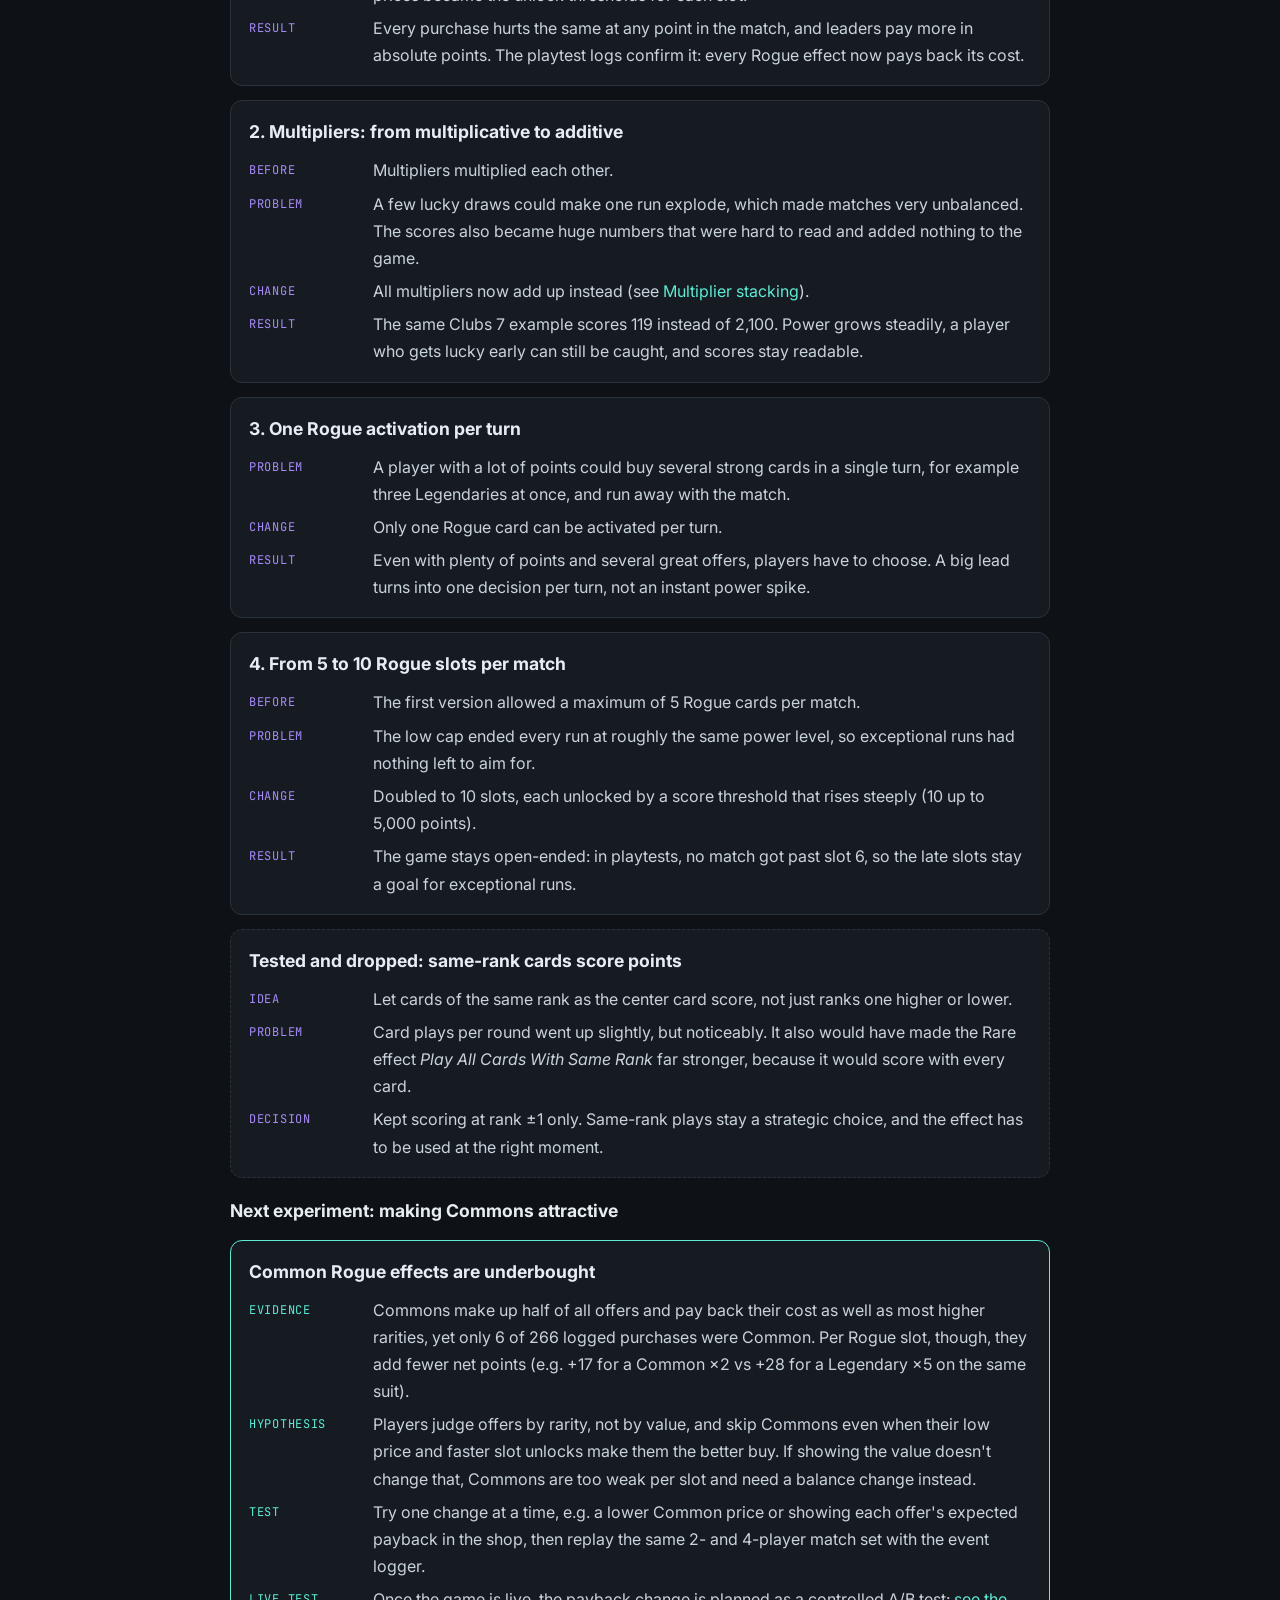
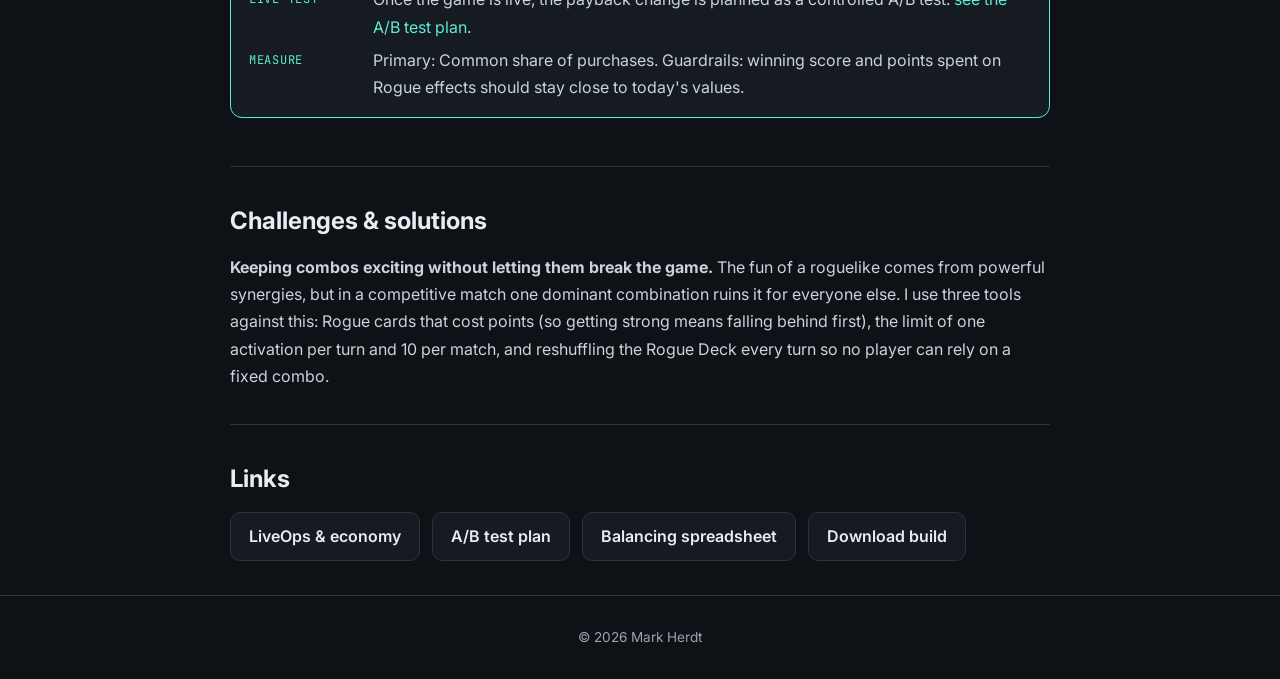
<file: games/rogue-deck/case-study.html>
<!doctype html><html lang="en"><head><meta charset="utf-8">
<link rel="icon" href="data:image/svg+xml,%3Csvg xmlns=%22http://www.w3.org/2000/svg%22 viewBox=%220 0 100 100%22%3E%3Crect width=%22100%22 height=%22100%22 rx=%2220%22 fill=%22%235eead4%22/%3E%3Ctext x=%2250%22 y=%2268%22 font-size=%2252%22 font-family=%22Arial%22 font-weight=%22bold%22 text-anchor=%22middle%22 fill=%22%230e1116%22%3EMH%3C/text%3E%3C/svg%3E">
<meta name="referrer" content="strict-origin-when-cross-origin"><meta name="viewport" content="width=device-width, initial-scale=1">
<title>Rogue Deck – Design | Mark Herdt</title>
<link href="https://fonts.googleapis.com/css2?family=Inter:wght@400;600;800&family=JetBrains+Mono:wght@500&display=swap" rel="stylesheet">
<link rel="stylesheet" href="../../css/style.css">
<style>li{margin-bottom:6px}
.chart{background:var(--surface);border:1px solid var(--border);border-radius:12px;padding:16px;margin:12px 0}
.bar{display:grid;grid-template-columns:90px 1fr 56px;align-items:center;gap:10px;margin:8px 0}
.bf{height:100%;border-radius:6px}
@media(max-width:600px){table{display:block;overflow-x:auto;white-space:nowrap}}
@media(max-width:700px){.fx{grid-template-columns:1fr}}
.chart .bar{grid-template-columns:150px 1fr 100px}
@media(max-width:600px){.iter dl{grid-template-columns:1fr}.iter dt{padding-top:8px}}
p+p{margin-top:10px}
</style></head><body>
<nav><div class="wrap"><a class="logo" href="../../index.html">mark<span>.herdt</span>()</a><a href="../../index.html#projects">← Portfolio</a></div></nav>
<main class="wrap">
<header><p class="tag">// Rogue Deck · Case study</p><h1>Rogue Deck</h1><p class="lead">A competitive multiplayer card game: as simple as UNO, with Yu-Gi-Oh!-style deck building and roguelike elements. Currently in development.</p></header>
<div class="video"><iframe referrerpolicy="strict-origin-when-cross-origin" src="https://www.youtube-nocookie.com/embed/0nubLGzscEs" title="Rogue Deck trailer" allow="encrypted-media; picture-in-picture" allowfullscreen loading="lazy"></iframe></div>
<div class="facts"><div class="fact"><b>Role</b>Solo developer: design, programming</div><div class="fact"><b>Engine</b>Unity, C#</div><div class="fact"><b>Status</b>In development</div><div class="fact"><b>Players</b>2–4, competitive</div></div>
<section><h2>Concept</h2><p>A card game that is as easy to learn as UNO, with the deck building depth of Yu-Gi-Oh! and a roguelike's variety from run to run. Matches support 2–4 players, in PvE and PvP.</p></section>
<section><h2>Core loop</h2><p>Each player has their own standard deck of playing cards (clubs, hearts, spades and diamonds). At the start of a match, a random card is placed in the center. The player can play a card on their turn if it has the <b>same suit</b> as the center card, or its rank is <b>one higher or one lower</b>.</p>
<p>Only the second option gives the player points: a card that is one rank above or below the center card earns its rank as points (Hearts 7 = 7 points), plus any active multipliers. A card that only matches the suit gives no points, but its effect still triggers. So every turn you choose between <b>scoring now</b> and <b>using an effect or getting rid of a card</b>.</p>
<p>The match ends when someone plays their last card, but <b>the winner is the player with the most points</b>, not the first one to empty their hand.</p>
<p>So in every match you have to decide: do I keep playing cards to build my score, or race to empty my hand and end the match while I'm ahead?</p><div class="flow"><div class="ft">Core loop: one turn</div><div class="node start">Start of turn<small>3 Rogue effects are offered</small></div><div class="arrow"></div><div class="node dec">Buy a Rogue effect?</div><div class="arrow"></div><div class="branch"><div><span class="lbl">Yes</span><div class="node ">Pay 10–40% of your score<small>depends on rarity</small></div></div><div><span class="lbl">No</span><div class="node ">Save points<small>wait for a better offer</small></div></div></div><div class="arrow"></div><div class="node ">Play a card<small>must match suit or rank ±1</small></div><div class="arrow"></div><div class="branch"><div><span class="lbl">Rank ±1</span><div class="node good">Add points<small>rank + multipliers</small></div></div><div><span class="lbl">Suit only</span><div class="node bad">No points<small>effect still triggers</small></div></div></div><div class="arrow"></div><div class="node ">Card effect resolves</div><div class="arrow"></div><div class="node dec">Hand empty?</div><div class="arrow"></div><div class="branch"><div><span class="lbl">Yes</span><div class="node end">Match ends<small>most points wins</small></div></div><div><span class="lbl">No</span><div class="node ">Next player</div></div></div><div class="loop">↺ Next turn</div></div></section><section><h2>Cards &amp; the Rogue Deck</h2><h3>Card effects</h3>
<p>Every card has an effect that triggers when it's played, for example:</p>
<ul><li>Opponents draw X cards</li><li>Opponents reveal their hand for X turns</li><li>This card gets a point multiplier</li></ul>
<p>Choosing <i>when</i> to play which card is a scoring decision as well as a tactical one.</p>
<h3>The Rogue Deck</h3>
<p>Alongside their normal deck, each player has a <b>Rogue Deck</b>: effect cards bought with points that stay active for the rest of the match and apply to all of that player's cards. Examples:</p>
<ul><li>Score multipliers for all cards, one color, or one suit</li><li>Play 1 additional card every turn</li><li>Every card you play gives you points, even suit-only matches</li></ul>
<p>Players can activate one Rogue card per turn, up to 10 in total (each slot unlocks at a score threshold), and the Rogue Deck is reshuffled every turn. Because Rogue cards cost points, every purchase is a trade-off: get stronger for later, or protect your lead now.</p>
<h3>Readability as a design rule</h3>
<p>I kept effects short, mostly one sentence, so every player understands a card at first glance. In modern Yu-Gi-Oh!, it can take minutes to understand a single effect, and I wanted to avoid that. Rogue Deck gets its depth from how simple cards combine.</p></section><section><h2>Rarity &amp; probability design</h2>
<p>Both decks use four rarities. Rarity controls how often powerful effects appear. That keeps matches varied, and the strongest effects don't show up every game.</p>
<h3>Playing-card deck</h3>
<p>Each suit has the same rarity spread, so no suit is stronger than another:</p>
<table><tr><th>Rarity</th><th>Per suit</th><th>Per deck (52 cards)</th><th>Share</th></tr>
<tr><td><span class="dot" style="background:#9aa5b1"></span>Common</td><td>7</td><td>28</td><td>53.8%</td></tr>
<tr><td><span class="dot" style="background:#4ade80"></span>Rare</td><td>3</td><td>12</td><td>23.1%</td></tr>
<tr><td><span class="dot" style="background:#60a5fa"></span>Epic</td><td>2</td><td>8</td><td>15.4%</td></tr>
<tr><td><span class="dot" style="background:#a78bfa"></span>Legendary</td><td>1</td><td>4</td><td>7.7%</td></tr></table>
<h3>Rogue Deck offers</h3>
<p>Each turn the player chooses from 3 Rogue effects, drawn with a weighted random roll (weights 8 / 4 / 2 / 1). Chance that a single turn's offer contains at least one card of each rarity:</p>
<div class="chart"><div class="bar"><span class="bl">Common</span><div class="bt"><div class="bf" style="width:89.8%;background:#9aa5b1"></div></div><span class="bv">89.8%</span></div><div class="bar"><span class="bl">Rare</span><div class="bt"><div class="bf" style="width:60.6%;background:#4ade80"></div></div><span class="bv">60.6%</span></div><div class="bar"><span class="bl">Epic</span><div class="bt"><div class="bf" style="width:34.9%;background:#60a5fa"></div></div><span class="bv">34.9%</span></div><div class="bar"><span class="bl">Legendary</span><div class="bt"><div class="bf" style="width:18.7%;background:#a78bfa"></div></div><span class="bv">18.7%</span></div></div>
<table><tr><th>Rarity</th><th>Weight</th><th>Per card</th><th>≥1 in an offer of 3</th><th>Expected in 10 offers</th></tr><tr><td><span class="dot" style="background:#9aa5b1"></span>Common</td><td>8</td><td>53.3%</td><td>89.8%</td><td>16.0</td></tr><tr><td><span class="dot" style="background:#4ade80"></span>Rare</td><td>4</td><td>26.7%</td><td>60.6%</td><td>8.0</td></tr><tr><td><span class="dot" style="background:#60a5fa"></span>Epic</td><td>2</td><td>13.3%</td><td>34.9%</td><td>4.0</td></tr><tr><td><span class="dot" style="background:#a78bfa"></span>Legendary</td><td>1</td><td>6.7%</td><td>18.7%</td><td>2.0</td></tr></table>
<p>What this means in play: a Legendary shows up in roughly <b>1 out of 5</b> offers, and about <b>2 Legendary options</b> across 10 turns. So a Legendary is exciting when it shows up, but too rare to build a strategy around. Players have to adapt their plan to what each run offers them.</p>
<p class="note">The 3 offered cards are never duplicates. Values are calculated per roll; excluding duplicates shifts them only slightly.</p>
</section>
<section><h2>Effect catalog</h2>
<p>The deck uses <b>18 effects in 35 rarity variants</b>. Many effects exist at several rarities, so higher rarities scale the same idea instead of adding new rules. Cards stay easy to read, and the rare versions are clearly stronger.</p>
<div class="cat"><h4>Scoring <span>— raise your points</span></h4><div class="fx"><div class="fxn">All Cards Give Points This Turn</div><div class="fxd">Every card played this turn gives points.</div><div><span class="rc" style="border-color:#a78bfa;color:#a78bfa">Legendary</span></div></div><div class="fx"><div class="fxn">Card Always Gives Points</div><div class="fxd">This card always gives points, regardless of suit.</div><div><span class="rc" style="border-color:#60a5fa;color:#60a5fa">Epic</span></div></div><div class="fx"><div class="fxn">Next Card Always Gives Points</div><div class="fxd">The next card always gives points, regardless of suit.</div><div><span class="rc" style="border-color:#60a5fa;color:#60a5fa">Epic</span></div></div><div class="fx"><div class="fxn">Next Card Score Multiplier</div><div class="fxd">Score multiplier on the next played card.</div><div><span class="rc" style="border-color:#9aa5b1;color:#9aa5b1">Common · ×2</span><span class="rc" style="border-color:#4ade80;color:#4ade80">Rare · ×3</span><span class="rc" style="border-color:#60a5fa;color:#60a5fa">Epic · ×4</span><span class="rc" style="border-color:#a78bfa;color:#a78bfa">Legendary · ×5</span></div></div><div class="fx"><div class="fxn">Score Multiplier</div><div class="fxd">Score multiplier on this card.</div><div><span class="rc" style="border-color:#9aa5b1;color:#9aa5b1">Common · ×2</span><span class="rc" style="border-color:#4ade80;color:#4ade80">Rare · ×3</span><span class="rc" style="border-color:#60a5fa;color:#60a5fa">Epic · ×4</span><span class="rc" style="border-color:#a78bfa;color:#a78bfa">Legendary · ×5</span></div></div></div><div class="cat"><h4>Tempo <span>— empty your hand faster</span></h4><div class="fx"><div class="fxn">Additional Card Plays</div><div class="fxd">Play additional cards this turn.</div><div><span class="rc" style="border-color:#60a5fa;color:#60a5fa">Epic · +1</span><span class="rc" style="border-color:#a78bfa;color:#a78bfa">Legendary · +2</span></div></div><div class="fx"><div class="fxn">Play All Cards With Same Color</div><div class="fxd">Play every card of the same color from your hand.</div><div><span class="rc" style="border-color:#a78bfa;color:#a78bfa">Legendary</span></div></div><div class="fx"><div class="fxn">Play All Cards With Same Suit</div><div class="fxd">Play every card of the same suit from your hand.</div><div><span class="rc" style="border-color:#60a5fa;color:#60a5fa">Epic</span></div></div><div class="fx"><div class="fxn">Play All Cards With Same Rank</div><div class="fxd">Play every card of the same rank from your hand.</div><div><span class="rc" style="border-color:#4ade80;color:#4ade80">Rare</span></div></div></div><div class="cat"><h4>Hand <span>— control your cards</span></h4><div class="fx"><div class="fxn">Draw Additional Cards</div><div class="fxd">Draw additional cards this turn.</div><div><span class="rc" style="border-color:#9aa5b1;color:#9aa5b1">Common · +1</span><span class="rc" style="border-color:#4ade80;color:#4ade80">Rare · +2</span><span class="rc" style="border-color:#60a5fa;color:#60a5fa">Epic · +3</span><span class="rc" style="border-color:#a78bfa;color:#a78bfa">Legendary · +4</span></div></div><div class="fx"><div class="fxn">Redraw Cards In Hand</div><div class="fxd">Discard your hand and redraw the same number from a reshuffled deck.</div><div><span class="rc" style="border-color:#9aa5b1;color:#9aa5b1">Common</span></div></div></div><div class="cat"><h4>Disruption <span>— slow down opponents</span></h4><div class="fx"><div class="fxn">Opponent Plays Random Card</div><div class="fxd">The next opponent plays a random card.</div><div><span class="rc" style="border-color:#4ade80;color:#4ade80">Rare</span></div></div><div class="fx"><div class="fxn">Opponents Draw Additional Cards</div><div class="fxd">Every opponent draws cards.</div><div><span class="rc" style="border-color:#4ade80;color:#4ade80">Rare · +1</span><span class="rc" style="border-color:#60a5fa;color:#60a5fa">Epic · +2</span><span class="rc" style="border-color:#a78bfa;color:#a78bfa">Legendary · +3</span></div></div><div class="fx"><div class="fxn">Reverse Turn Order</div><div class="fxd">Reverse the turn order.</div><div><span class="rc" style="border-color:#9aa5b1;color:#9aa5b1">Common</span></div></div><div class="fx"><div class="fxn">Skip Next Turns</div><div class="fxd">Skip the next turns in order. Depending on player count, this can give you an extra turn (skip 1 with one opponent) or pass back to an opponent (skip 2).</div><div><span class="rc" style="border-color:#9aa5b1;color:#9aa5b1">Common · ⏭ 1</span><span class="rc" style="border-color:#4ade80;color:#4ade80">Rare · ⏭ 2</span><span class="rc" style="border-color:#60a5fa;color:#60a5fa">Epic · ⏭ 3</span></div></div></div><div class="cat"><h4>Information <span>— hide or reveal scores</span></h4><div class="fx"><div class="fxn">Hide Score</div><div class="fxd">Hide your score from other players.</div><div><span class="rc" style="border-color:#9aa5b1;color:#9aa5b1">Common · ⏳ 1</span><span class="rc" style="border-color:#4ade80;color:#4ade80">Rare · ⏳ 2</span><span class="rc" style="border-color:#60a5fa;color:#60a5fa">Epic · ⏳ 3</span><span class="rc" style="border-color:#a78bfa;color:#a78bfa">Legendary · ⏳ 4</span></div></div><div class="fx"><div class="fxn">Reveal Scores</div><div class="fxd">Reveal every player's score.</div><div><span class="rc" style="border-color:#9aa5b1;color:#9aa5b1">Common</span></div></div></div><div class="cat"><h4>Neutral <span>— filler</span></h4><div class="fx"><div class="fxn">This Card Does Nothing</div><div class="fxd">No effect.</div><div><span class="rc" style="border-color:#9aa5b1;color:#9aa5b1">Common</span></div></div></div>
</section>
<section><h2>Rogue effect catalog</h2>
<p>Rogue effects last the entire match and apply to every card you play. The pool rewards specialization. Broad effects (all cards) are rare and weaker per card, while narrow effects (one color, one suit) are more common and stronger, rewarding players who build their play around them.</p>
<div class="cat"><div class="fx"><div class="fxn">Additional Card Plays</div><div class="fxd">Play 1 additional card every turn.</div><div><span class="rc" style="border-color:#a78bfa;color:#a78bfa">Legendary</span></div></div><div class="fx"><div class="fxn">All Cards Give Points This Match</div><div class="fxd">Every card you play scores, including suit-only matches.</div><div><span class="rc" style="border-color:#a78bfa;color:#a78bfa">Legendary</span></div></div><div class="fx"><div class="fxn">Score Multiplier</div><div class="fxd">Multiplies the points of every card you play.</div><div><span class="rc" style="border-color:#60a5fa;color:#60a5fa">Epic · ×2</span><span class="rc" style="border-color:#a78bfa;color:#a78bfa">Legendary · ×3</span></div></div><div class="fx"><div class="fxn">Score Multiplier: Black</div><div class="fxd">Multiplies points of black cards (clubs, spades).</div><div><span class="rc" style="border-color:#4ade80;color:#4ade80">Rare · ×2</span><span class="rc" style="border-color:#60a5fa;color:#60a5fa">Epic · ×3</span><span class="rc" style="border-color:#a78bfa;color:#a78bfa">Legendary · ×4</span></div></div><div class="fx"><div class="fxn">Score Multiplier: Red</div><div class="fxd">Multiplies points of red cards (hearts, diamonds).</div><div><span class="rc" style="border-color:#4ade80;color:#4ade80">Rare · ×2</span><span class="rc" style="border-color:#60a5fa;color:#60a5fa">Epic · ×3</span><span class="rc" style="border-color:#a78bfa;color:#a78bfa">Legendary · ×4</span></div></div><div class="fx"><div class="fxn">Score Multiplier: Suit</div><div class="fxd">Multiplies points of one suit. One version each for clubs, diamonds, hearts and spades.</div><div><span class="rc" style="border-color:#9aa5b1;color:#9aa5b1">Common · ×2</span><span class="rc" style="border-color:#4ade80;color:#4ade80">Rare · ×3</span><span class="rc" style="border-color:#60a5fa;color:#60a5fa">Epic · ×4</span><span class="rc" style="border-color:#a78bfa;color:#a78bfa">Legendary · ×5</span></div></div></div>
<p>The narrower the condition, the higher the multiplier at the same rarity: at Legendary, all cards get ×3, one color ×4 and one suit ×5.</p>
</section>
<section><h2>Rogue economy</h2>
<p>Rogue cards have no fixed price. Buying one costs a <b>share of your current score</b>, set by its rarity:</p>
<table><tr><th>Rarity</th><th>Cost</th></tr>
<tr><td><span class="dot" style="background:#9aa5b1"></span>Common</td><td>10% of your score</td></tr>
<tr><td><span class="dot" style="background:#4ade80"></span>Rare</td><td>20% of your score</td></tr>
<tr><td><span class="dot" style="background:#60a5fa"></span>Epic</td><td>30% of your score</td></tr>
<tr><td><span class="dot" style="background:#a78bfa"></span>Legendary</td><td>40% of your score</td></tr></table>
<p>On top of that, the 10 Rogue slots are <b>unlocked by score</b>. A slot can only be filled once your score has reached its threshold:</p>
<div class="costchart"><div class="cb"><i style="height:1.5%"></i><b>10</b><span>1</span></div><div class="cb"><i style="height:1.5%"></i><b>25</b><span>2</span></div><div class="cb"><i style="height:1.5%"></i><b>50</b><span>3</span></div><div class="cb"><i style="height:2.0%"></i><b>100</b><span>4</span></div><div class="cb"><i style="height:5.0%"></i><b>250</b><span>5</span></div><div class="cb"><i style="height:10.0%"></i><b>500</b><span>6</span></div><div class="cb"><i style="height:15.0%"></i><b>750</b><span>7</span></div><div class="cb"><i style="height:20.0%"></i><b>1,000</b><span>8</span></div><div class="cb"><i style="height:50.0%"></i><b>2,500</b><span>9</span></div><div class="cb"><i style="height:100.0%"></i><b>5,000</b><span>10</span></div></div>
<p class="note">Score needed to unlock each Rogue slot (slot 1–10).</p>
<p>Together, the two rules have three effects:</p>
<ul>
<li><b>Every purchase hurts the same:</b> because the price scales with your score, a Legendary always costs 40% of what you have, whether you buy it on turn 3 or turn 15. Leaders pay more in absolute points, which keeps matches close.</li>
<li><b>Rarity is a real trade-off:</b> a stronger effect takes a bigger bite out of your score, so a Common that fits your hand can be the better buy than a Legendary that doesn't.</li>
<li><b>The thresholds pace the match:</b> the first slots open almost immediately, while slot 6 needs 500 points, more than an average winning score. Late slots are only reachable in exceptional runs.</li>
</ul>
</section>
<section id="stacking"><h2>Multiplier stacking</h2>
<p>All multipliers <b>add up</b> instead of multiplying each other. With a Spades ×2 and an all-cards ×3, spades score ×5 and every other card ×3. Example: a Clubs 7 played with three Legendary Rogue effects and a ×5 card effect:</p>
<div class="chart"><div class="bar"><span class="bl">Base card</span><div class="bt"><div class="bf" style="width:5.9%;background:var(--accent)"></div></div><span class="bv">×1 = 7</span></div><div class="bar"><span class="bl">+ Clubs ×5</span><div class="bt"><div class="bf" style="width:29.4%;background:var(--accent)"></div></div><span class="bv">×5 = 35</span></div><div class="bar"><span class="bl">+ Black ×4</span><div class="bt"><div class="bf" style="width:52.9%;background:var(--accent)"></div></div><span class="bv">×9 = 63</span></div><div class="bar"><span class="bl">+ All cards ×3</span><div class="bt"><div class="bf" style="width:70.6%;background:var(--accent)"></div></div><span class="bv">×12 = 84</span></div><div class="bar"><span class="bl">+ Card effect ×5</span><div class="bt"><div class="bf" style="width:100.0%;background:var(--accent)"></div></div><span class="bv">×17 = 119</span></div></div>
<p>I chose additive stacking on purpose. If the same multipliers were multiplied, that card would score 7 × 3 × 4 × 5 × 5 = <b>2,100 points</b> instead of <b>119</b>. Power grows steadily with each upgrade instead of exploding, so a player who gets lucky early can still be caught.</p>
</section>
<section><h2>Power scaling by rarity</h2>
<p>Scaled effects grow in steady steps from Common to Legendary. The step size differs per effect type: card draw and hidden turns grow by +1 per rarity, while multipliers grow from ×2 to ×5, because points are the win condition and need the strongest rarity gap.</p>
<div class="scale"><div class="srow shead"><span></span><span style="color:#9aa5b1">Common</span><span style="color:#4ade80">Rare</span><span style="color:#60a5fa">Epic</span><span style="color:#a78bfa">Legendary</span></div><div class="srow"><span class="sn">Additional Card Plays<em>Extra plays</em></span><span class="na">–</span><span class="na">–</span><span><i style="width:50%;background:#60a5fa"></i><b>+1</b></span><span><i style="width:100%;background:#a78bfa"></i><b>+2</b></span></div><div class="srow"><span class="sn">Draw Additional Cards<em>Cards drawn</em></span><span><i style="width:25%;background:#9aa5b1"></i><b>+1</b></span><span><i style="width:50%;background:#4ade80"></i><b>+2</b></span><span><i style="width:75%;background:#60a5fa"></i><b>+3</b></span><span><i style="width:100%;background:#a78bfa"></i><b>+4</b></span></div><div class="srow"><span class="sn">Hide Score<em>Turns</em></span><span><i style="width:25%;background:#9aa5b1"></i><b>⏳1</b></span><span><i style="width:50%;background:#4ade80"></i><b>⏳2</b></span><span><i style="width:75%;background:#60a5fa"></i><b>⏳3</b></span><span><i style="width:100%;background:#a78bfa"></i><b>⏳4</b></span></div><div class="srow"><span class="sn">Next Card Score Multiplier<em>Multiplier</em></span><span><i style="width:40%;background:#9aa5b1"></i><b>×2</b></span><span><i style="width:60%;background:#4ade80"></i><b>×3</b></span><span><i style="width:80%;background:#60a5fa"></i><b>×4</b></span><span><i style="width:100%;background:#a78bfa"></i><b>×5</b></span></div><div class="srow"><span class="sn">Opponents Draw Additional Cards<em>Cards drawn</em></span><span class="na">–</span><span><i style="width:33%;background:#4ade80"></i><b>+1</b></span><span><i style="width:67%;background:#60a5fa"></i><b>+2</b></span><span><i style="width:100%;background:#a78bfa"></i><b>+3</b></span></div><div class="srow"><span class="sn">Score Multiplier<em>Multiplier</em></span><span><i style="width:40%;background:#9aa5b1"></i><b>×2</b></span><span><i style="width:60%;background:#4ade80"></i><b>×3</b></span><span><i style="width:80%;background:#60a5fa"></i><b>×4</b></span><span><i style="width:100%;background:#a78bfa"></i><b>×5</b></span></div><div class="srow"><span class="sn">Skip Next Turns<em>Turns skipped</em></span><span><i style="width:33%;background:#9aa5b1"></i><b>⏭1</b></span><span><i style="width:67%;background:#4ade80"></i><b>⏭2</b></span><span><i style="width:100%;background:#60a5fa"></i><b>⏭3</b></span><span class="na">–</span></div></div>
</section>
<section><h2>Balancing</h2>
<p>Balancing has mainly been done through playtesting: playing many matches, spotting cards that were too strong or never mattered, and adjusting their values. The <a href="https://docs.google.com/spreadsheets/d/1dw4X00niFlxCuj96TsYGd5FnsYzix9_52m8x8lmlegU/edit?usp=sharing" target="_blank" rel="noopener">balancing spreadsheet</a> collects every effect, its rarity and value, and the rarity math in one place.</p>
<p>Some effects become much stronger together than on their own. The matrix below rates the key pairs by combo strength, with the strongest combinations marked High.</p>
<div class="mxw"><table class="mx"><tr><th></th><th>Score Multiplier</th><th>Next Card Multiplier</th><th>All Cards Give Points</th><th>Additional Card Plays</th><th>Play All (Suit/Color/Rank)</th><th>Draw Additional Cards</th></tr><tr><th>Score Multiplier</th><td class="d">—</td><td class="low">Low</td><td class="medium">Medium</td><td class="medium">Medium</td><td class="medium">Medium</td><td class="low">Low</td></tr><tr><th>Next Card Multiplier</th><td class="low">Low</td><td class="d">—</td><td class="medium">Medium</td><td class="medium">Medium</td><td class="medium">Medium</td><td class="low">Low</td></tr><tr><th>All Cards Give Points</th><td class="medium">Medium</td><td class="medium">Medium</td><td class="d">—</td><td class="high">High</td><td class="high">High</td><td class="medium">Medium</td></tr><tr><th>Additional Card Plays</th><td class="medium">Medium</td><td class="medium">Medium</td><td class="high">High</td><td class="d">—</td><td class="high">High</td><td class="medium">Medium</td></tr><tr><th>Play All (Suit/Color/Rank)</th><td class="medium">Medium</td><td class="medium">Medium</td><td class="high">High</td><td class="high">High</td><td class="d">—</td><td class="medium">Medium</td></tr><tr><th>Draw Additional Cards</th><td class="low">Low</td><td class="low">Low</td><td class="medium">Medium</td><td class="medium">Medium</td><td class="medium">Medium</td><td class="d">—</td></tr></table></div>
<p class="legend"><span class="high">High</span> strongest combinations &nbsp; <span class="medium">Medium</span> strong swing &nbsp; <span class="low">Low</span> minor synergy</p>
<p>The strongest pairs all combine <b>mass card plays</b> (Additional Card Plays, Play All…) with <b>mass scoring</b> (All Cards Give Points). The win condition keeps them in check: even a player who empties their entire hand in one turn still needs the highest score to win.</p>
<p>Most of these effects also sit at Epic and Legendary, so their low drop rates make it unlikely that a player holds a full combo. It is still possible to get these combinations, and that's on purpose. In playtests, the rare runs where I pulled several of the strongest cards were some of the most fun matches: a once-in-a-while power spike is part of the roguelike appeal.</p>
<p><a class="btn" href="https://docs.google.com/spreadsheets/d/1dw4X00niFlxCuj96TsYGd5FnsYzix9_52m8x8lmlegU/edit?usp=sharing" target="_blank" rel="noopener">Open balancing spreadsheet (Google Sheets)</a></p>
</section><section><h2>Balancing results</h2>
<p>To check the balance with real data, I added an event logger to the game that records every card play, draw, Rogue offer and purchase. I then played 10 matches each with 2 and 4 players and compared the logs with the model in the <a href="https://docs.google.com/spreadsheets/d/1dw4X00niFlxCuj96TsYGd5FnsYzix9_52m8x8lmlegU/edit?usp=sharing" target="_blank" rel="noopener">balancing spreadsheet</a>.</p>
<table><tr><th></th><th>2 players</th><th>4 players</th></tr>
<tr><td>Avg turns per player</td><td>17.4</td><td>19.9</td></tr>
<tr><td>Avg winning score</td><td>279</td><td>491</td></tr>
<tr><td>Winner points earned per turn</td><td>24.0</td><td>34.4</td></tr>
<tr><td>Implied average multiplier</td><td>×4.6</td><td>×6.6</td></tr>
<tr><td>Points from multipliers &amp; effects</td><td>78%</td><td>85%</td></tr>
<tr><td>Winner's points spent on Rogue effects</td><td>33%</td><td>28%</td></tr>
<tr><td>Avg score before a Rogue purchase</td><td>99</td><td>111</td></tr>
<tr><td>Highest Rogue slot reached</td><td>5</td><td>6</td></tr>
<tr><td>Rogue effects that pay back their cost (model)</td><td>26 of 26</td><td>26 of 26</td></tr>
<tr><td>Avg active Rogue effects (winner)</td><td>4.2</td><td>5.0</td></tr></table>
<h3>What the data shows</h3>
<ul>
<li><b>The Rogue system drives the score.</b> Without multipliers, an average turn is worth about 5 points. Winners earn 24–34 points per turn, so roughly 80% of their points come from multipliers and effects. That's what the Rogue Deck was designed to do.</li>
<li><b>Getting stronger has a real price.</b> Winners spent about a third of everything they earned on Rogue effects. Purchases happen early, around turn 7, at a score of about 100, so each one costs around 30 points: a noticeable dent, but one that pays off over the rest of the match.</li>
<li><b>The unlock thresholds set the ceiling.</b> No 2-player match got past slot 5, and slot 6 (500 points) was only reached in the highest-scoring 4-player matches. Late slots stay a rare jackpot instead of a goal.</li>
<li><b>Every effect is worth buying, but Commons are rarely chosen.</b> Priced at the score players actually had when buying, every Rogue effect earns back its cost over the rest of the match, from about 1.7× for Legendary single-suit multipliers up to 7–10× for Additional Card Plays. Commons pay back their cost as well as most higher rarities, yet only 6 of 266 purchases were Common, although Commons make up half of all offers. Part of that is a fair choice: Rogue slots are limited, and a Common adds fewer net points per slot than a Rare or Legendary. But its low price keeps your score higher, so the next slot unlocks sooner. Whether Commons are undervalued by players or simply too weak per slot is the next thing to find out.</li>
</ul>
</section>
<section><h2>Design iterations</h2>
<p>Most of the rules above didn't start that way. These are the changes that shaped the current balance, and one idea I tested and dropped.</p>
<div class="iter"><h3>1. Rogue cards: from fixed prices to a share of your score</h3><dl><dt>Before</dt><dd>Every Rogue slot had a fixed price. The prices rose from slot to slot, but were lower than today's unlock thresholds.</dd><dt>Problem</dt><dd>The further a match went, the more extreme the fixed prices became. Buying a new card was often no longer worth it, so the Rogue system stalled in the late game.</dd><dt>Change</dt><dd>The price became a share of your current score, set by rarity (10–40%). The old fixed prices became the unlock thresholds for each slot.</dd><dt>Result</dt><dd>Every purchase hurts the same at any point in the match, and leaders pay more in absolute points. The playtest logs confirm it: every Rogue effect now pays back its cost.</dd></dl></div>
<div class="iter"><h3>2. Multipliers: from multiplicative to additive</h3><dl><dt>Before</dt><dd>Multipliers multiplied each other.</dd><dt>Problem</dt><dd>A few lucky draws could make one run explode, which made matches very unbalanced. The scores also became huge numbers that were hard to read and added nothing to the game.</dd><dt>Change</dt><dd>All multipliers now add up instead (see <a href="#stacking">Multiplier stacking</a>).</dd><dt>Result</dt><dd>The same Clubs 7 example scores 119 instead of 2,100. Power grows steadily, a player who gets lucky early can still be caught, and scores stay readable.</dd></dl></div>
<div class="iter"><h3>3. One Rogue activation per turn</h3><dl><dt>Problem</dt><dd>A player with a lot of points could buy several strong cards in a single turn, for example three Legendaries at once, and run away with the match.</dd><dt>Change</dt><dd>Only one Rogue card can be activated per turn.</dd><dt>Result</dt><dd>Even with plenty of points and several great offers, players have to choose. A big lead turns into one decision per turn, not an instant power spike.</dd></dl></div>
<div class="iter"><h3>4. From 5 to 10 Rogue slots per match</h3><dl><dt>Before</dt><dd>The first version allowed a maximum of 5 Rogue cards per match.</dd><dt>Problem</dt><dd>The low cap ended every run at roughly the same power level, so exceptional runs had nothing left to aim for.</dd><dt>Change</dt><dd>Doubled to 10 slots, each unlocked by a score threshold that rises steeply (10 up to 5,000 points).</dd><dt>Result</dt><dd>The game stays open-ended: in playtests, no match got past slot 6, so the late slots stay a goal for exceptional runs.</dd></dl></div>
<div class="iter rej" id="same-rank"><h3>Tested and dropped: same-rank cards score points</h3><dl><dt>Idea</dt><dd>Let cards of the same rank as the center card score, not just ranks one higher or lower.</dd><dt>Problem</dt><dd>Card plays per round went up slightly, but noticeably. It also would have made the Rare effect <i>Play All Cards With Same Rank</i> far stronger, because it would score with every card.</dd><dt>Decision</dt><dd>Kept scoring at rank ±1 only. Same-rank plays stay a strategic choice, and the effect has to be used at the right moment.</dd></dl></div>
<h3 id="next-experiment">Next experiment: making Commons attractive</h3>
<div class="iter next"><h3>Common Rogue effects are underbought</h3><dl><dt>Evidence</dt><dd>Commons make up half of all offers and pay back their cost as well as most higher rarities, yet only 6 of 266 logged purchases were Common. Per Rogue slot, though, they add fewer net points (e.g. +17 for a Common ×2 vs +28 for a Legendary ×5 on the same suit).</dd><dt>Hypothesis</dt><dd>Players judge offers by rarity, not by value, and skip Commons even when their low price and faster slot unlocks make them the better buy. If showing the value doesn't change that, Commons are too weak per slot and need a balance change instead.</dd><dt>Test</dt><dd>Try one change at a time, e.g. a lower Common price or showing each offer's expected payback in the shop, then replay the same 2- and 4-player match set with the event logger.</dd><dt>Live test</dt><dd>Once the game is live, the payback change is planned as a controlled A/B test: <a href="ab-test-plan.html">see the A/B test plan</a>.</dd><dt>Measure</dt><dd>Primary: Common share of purchases. Guardrails: winning score and points spent on Rogue effects should stay close to today's values.</dd></dl></div>
</section>
<section><h2>Challenges &amp; solutions</h2><p><b>Keeping combos exciting without letting them break the game.</b> The fun of a roguelike comes from powerful synergies, but in a competitive match one dominant combination ruins it for everyone else. I use three tools against this: Rogue cards that cost points (so getting strong means falling behind first), the limit of one activation per turn and 10 per match, and reshuffling the Rogue Deck every turn so no player can rely on a fixed combo.</p></section>
<section><h2>Links</h2><div class="links"><a class="btn" href="liveops-and-economy.html">LiveOps &amp; economy</a><a class="btn" href="ab-test-plan.html">A/B test plan</a><a class="btn" href="https://docs.google.com/spreadsheets/d/1dw4X00niFlxCuj96TsYGd5FnsYzix9_52m8x8lmlegU/edit?usp=sharing" target="_blank" rel="noopener">Balancing spreadsheet</a><a class="btn" href="https://momsesimspcl.itch.io/rogue-deck/download/fBLCvmYwULnReEncoBvvq3vEXXSxOpyujAYdBOfm" target="_blank" rel="noopener">Download build</a></div></section>
</main><footer>© 2026 Mark Herdt</footer></body></html>
</file>
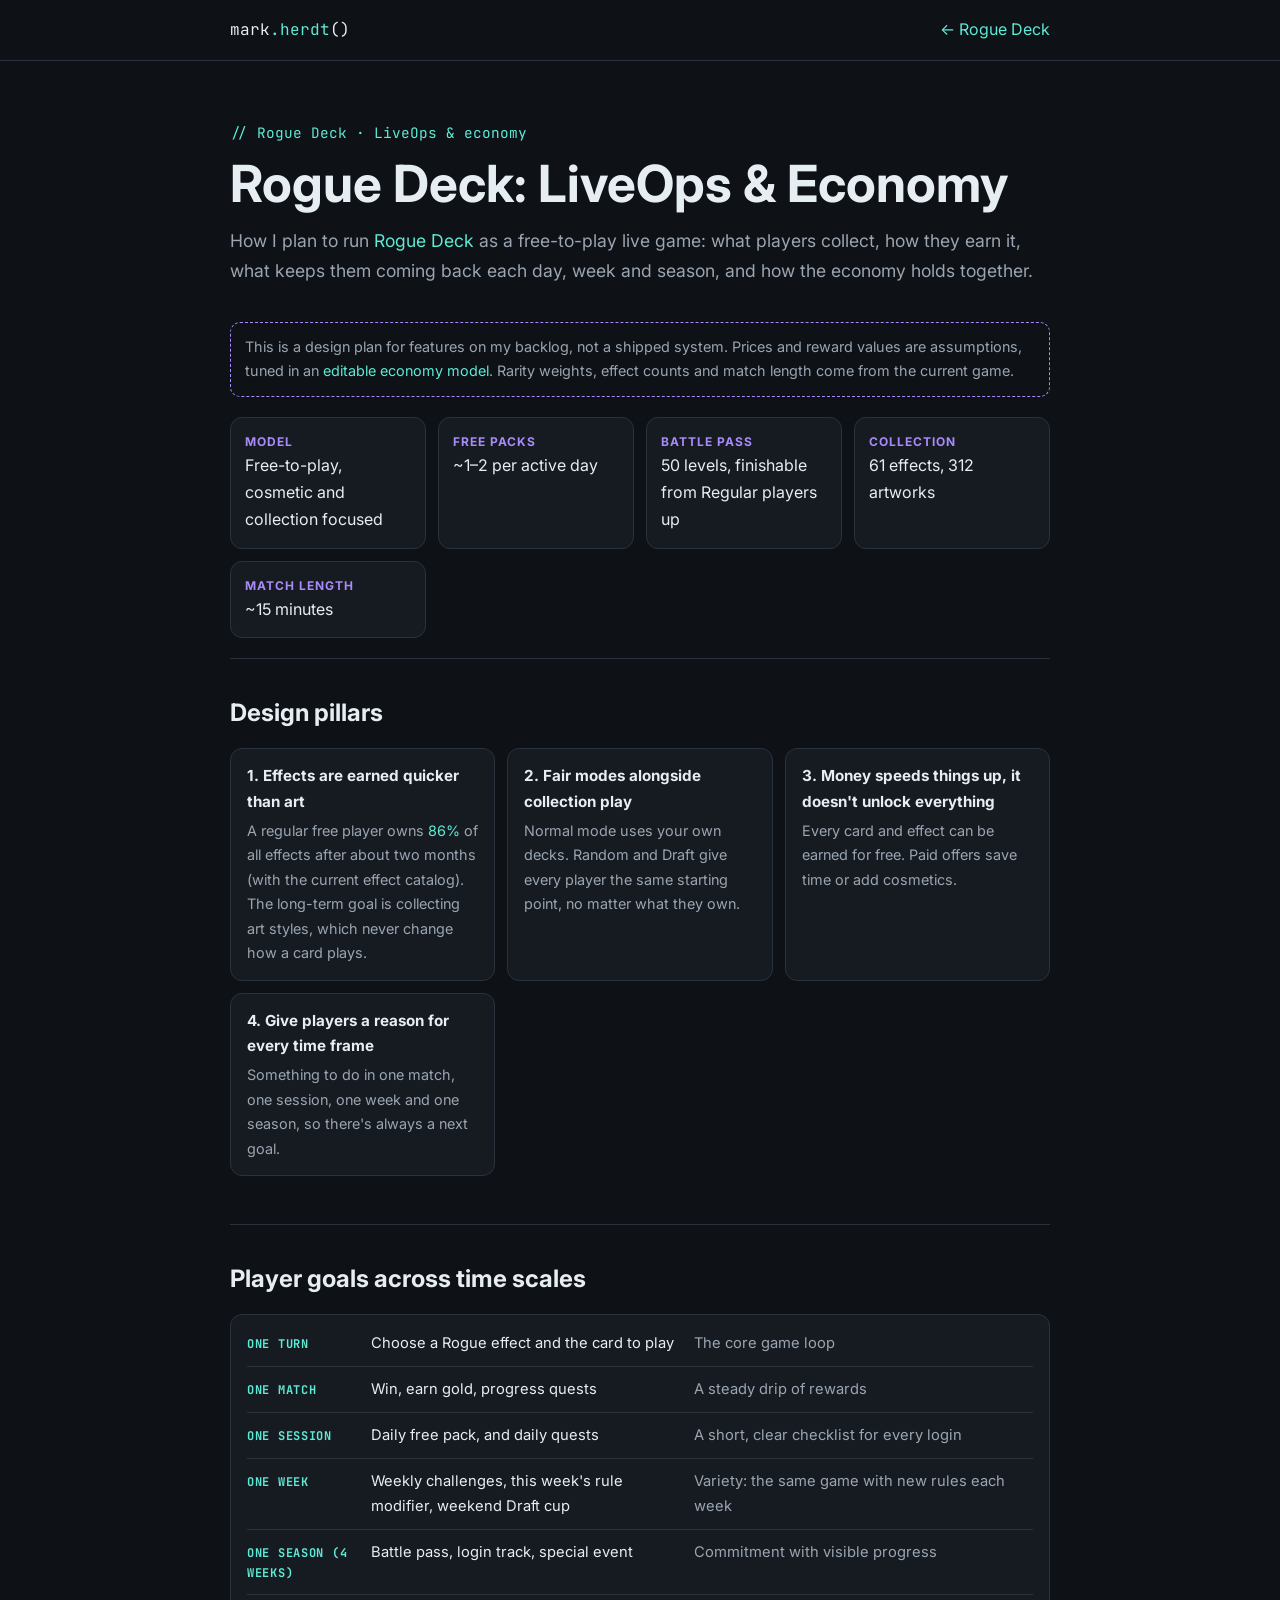
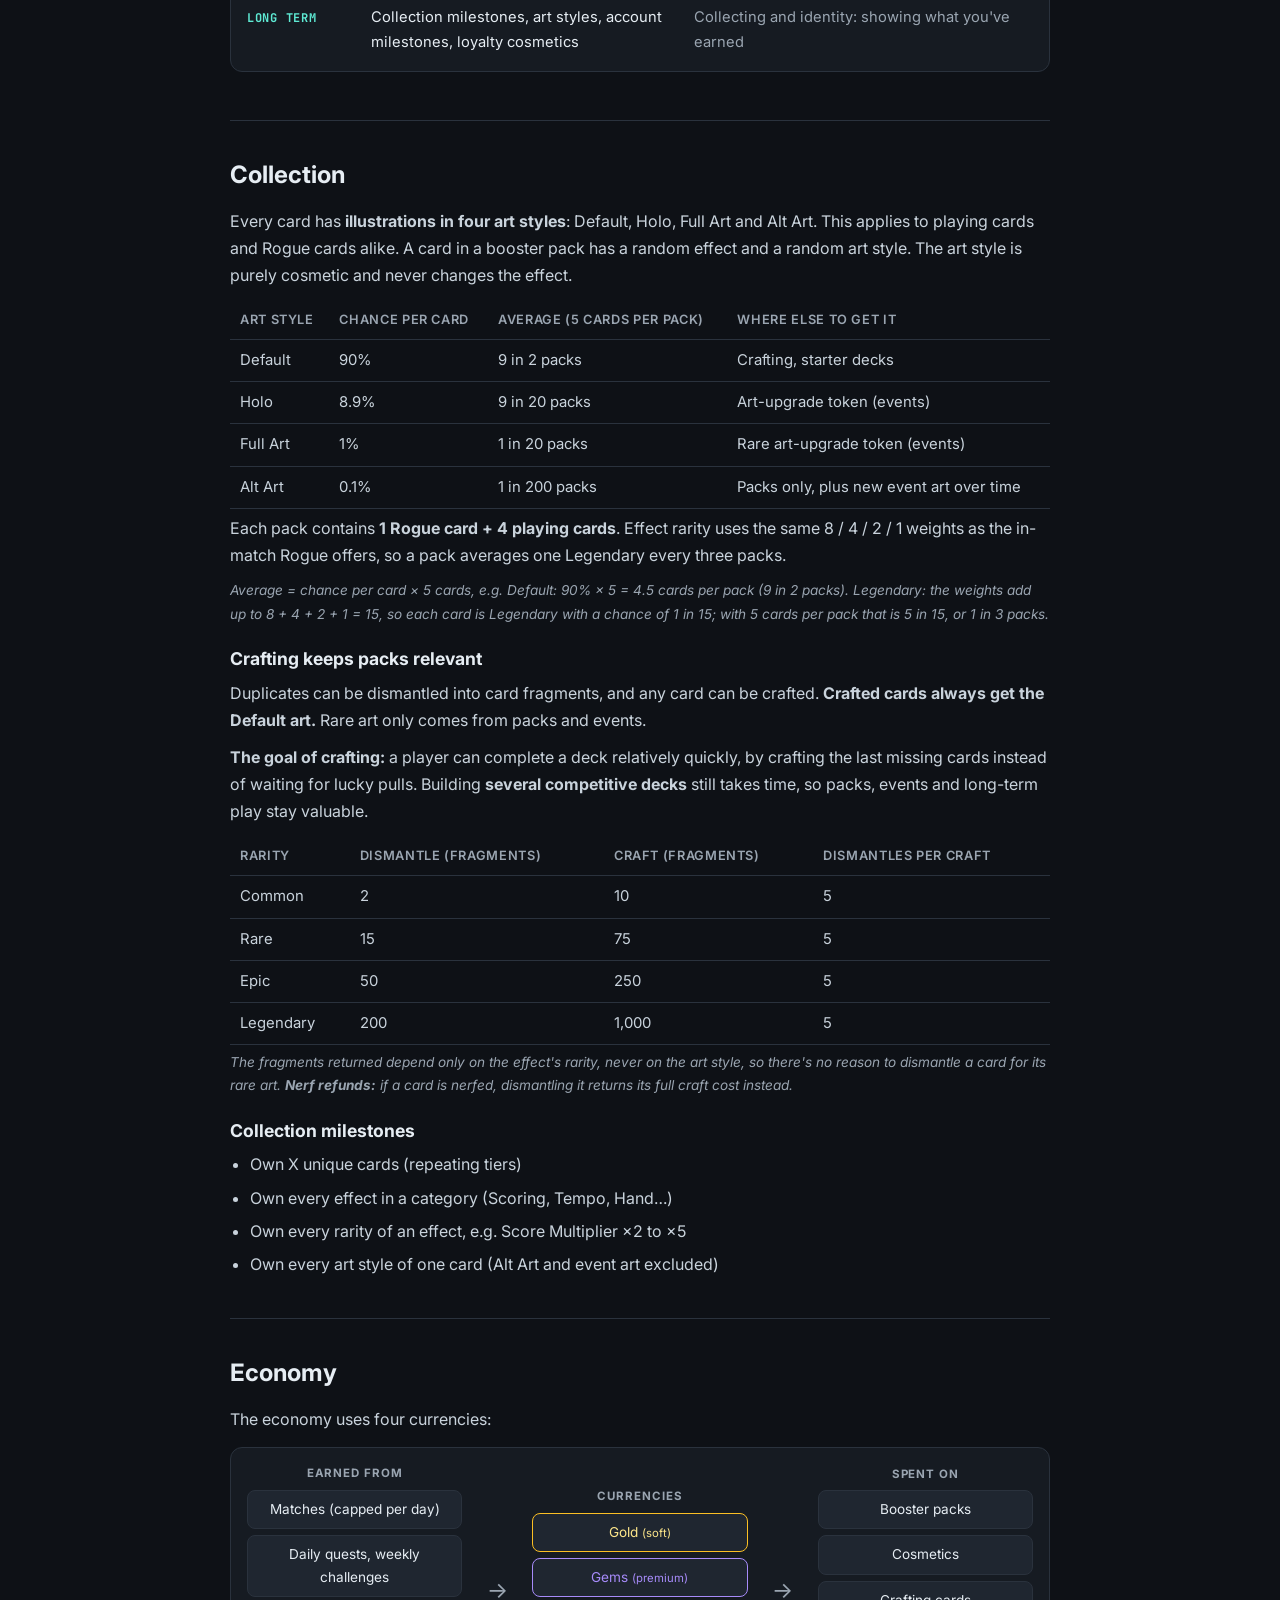
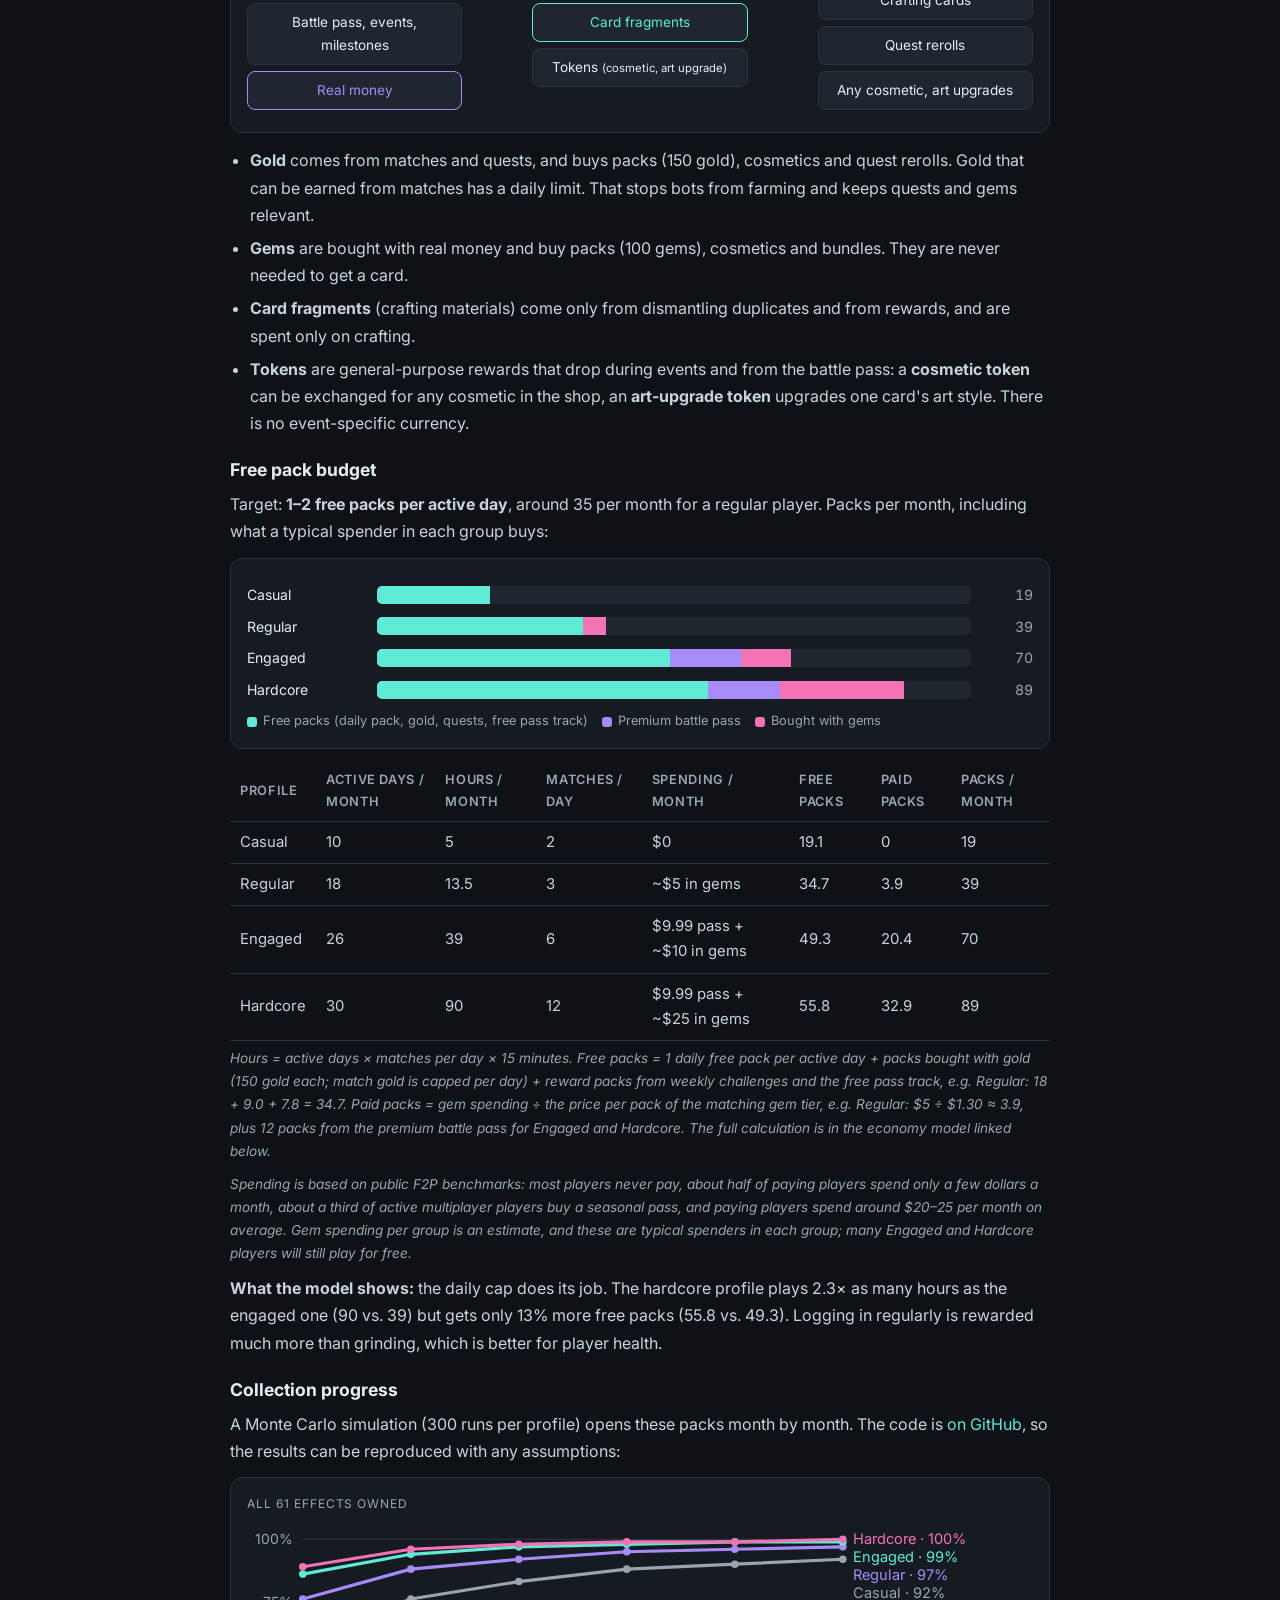
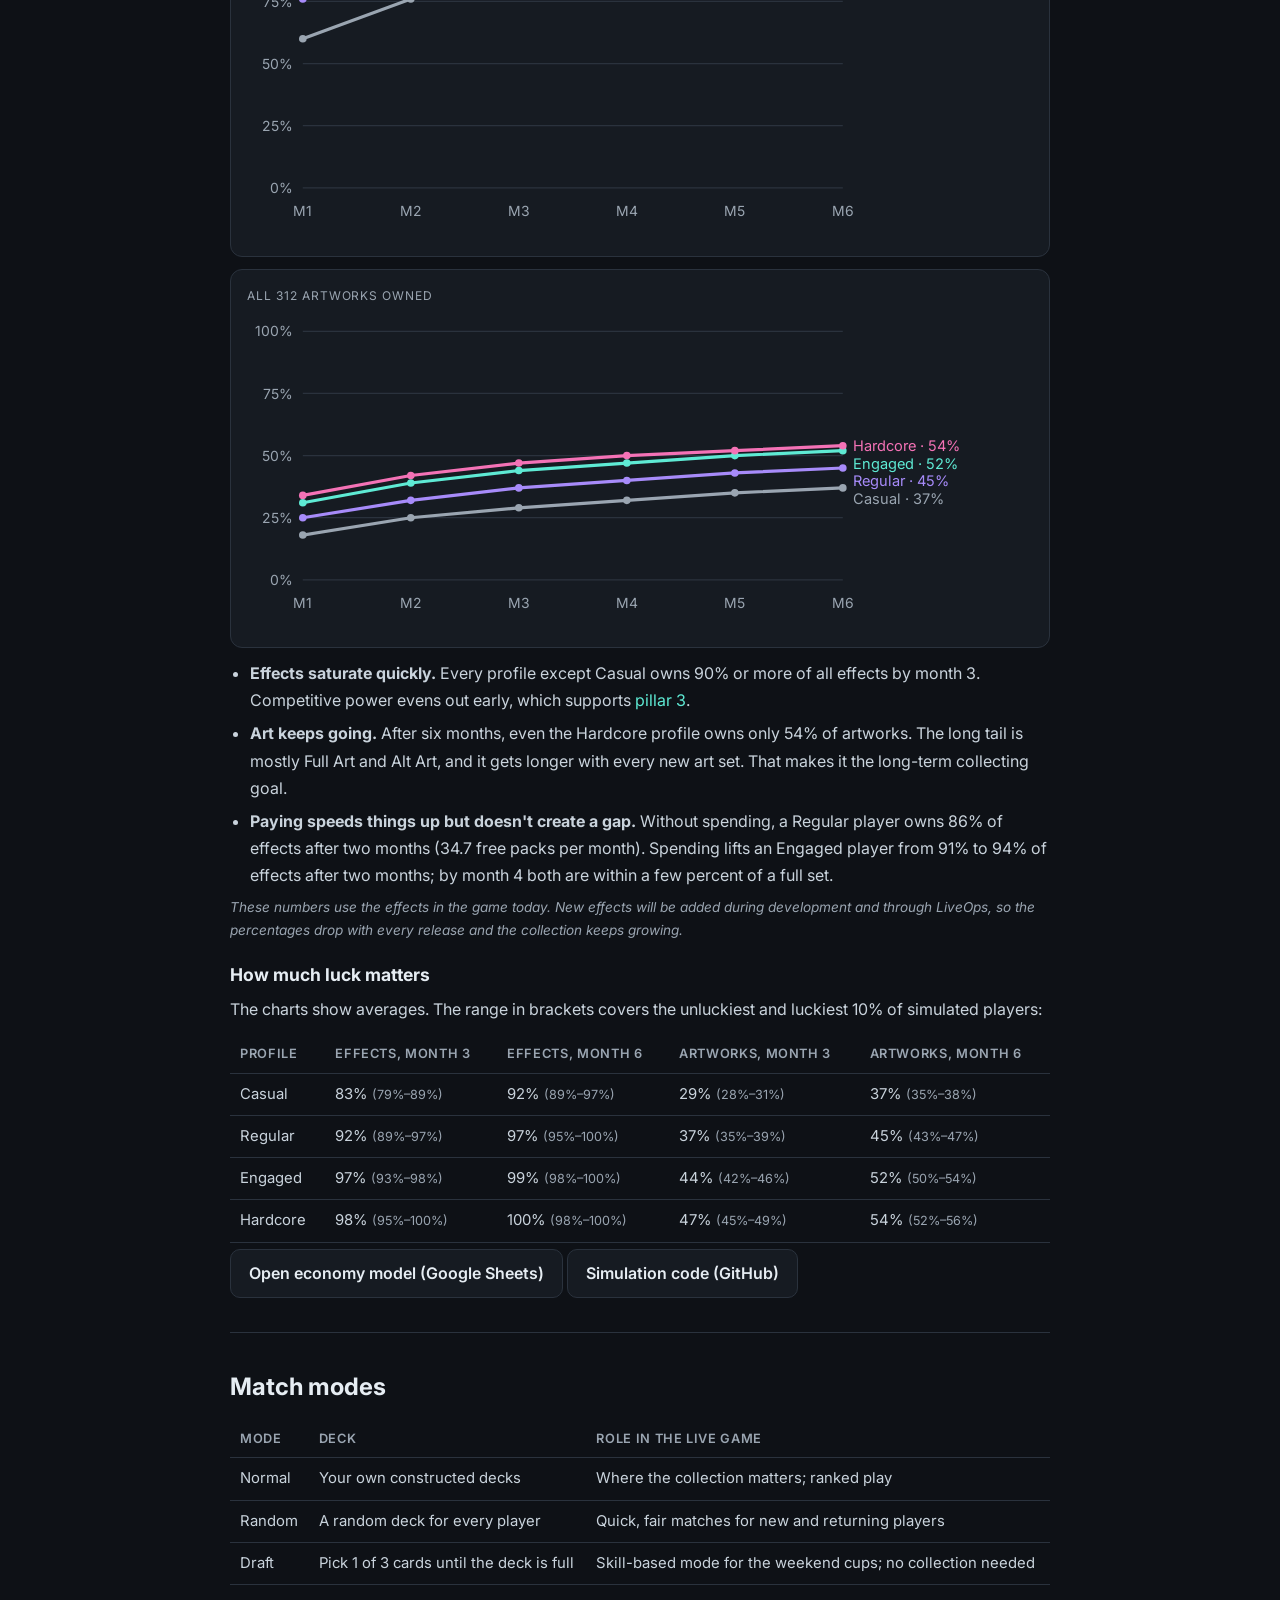
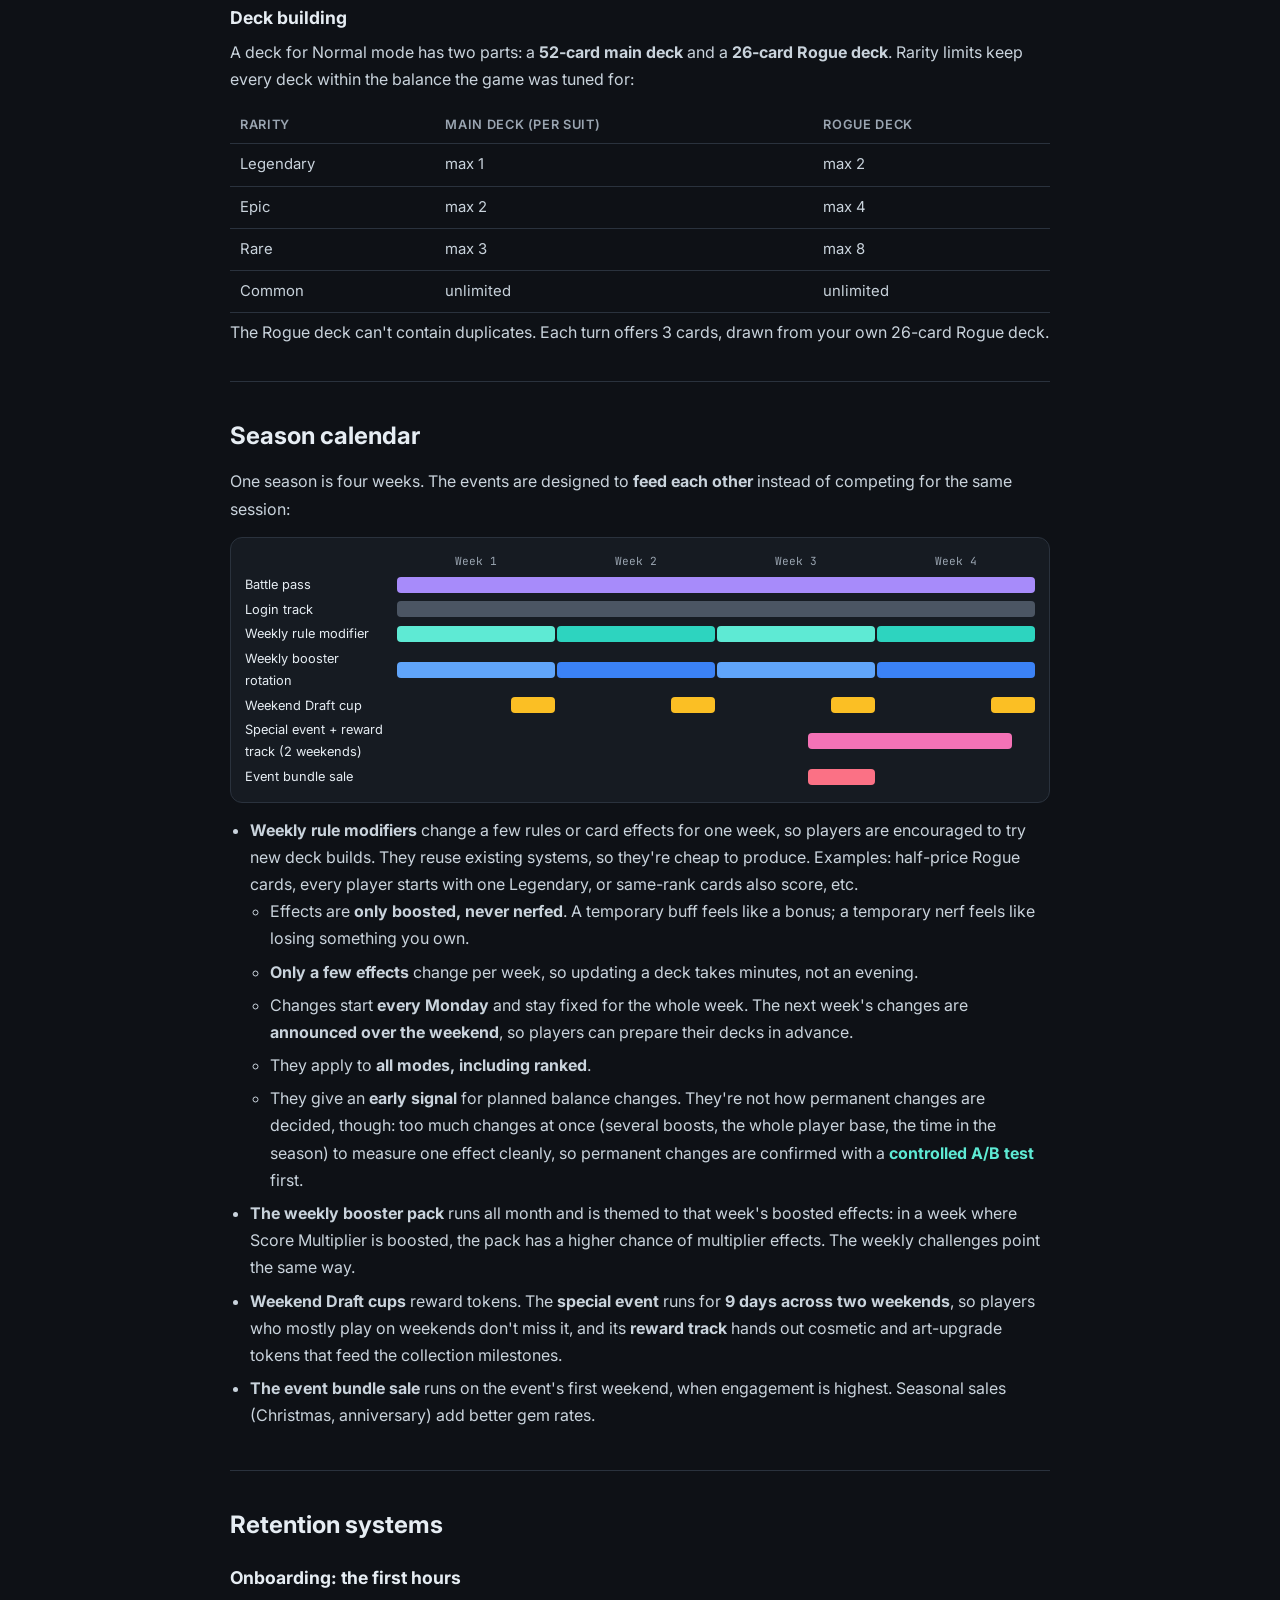
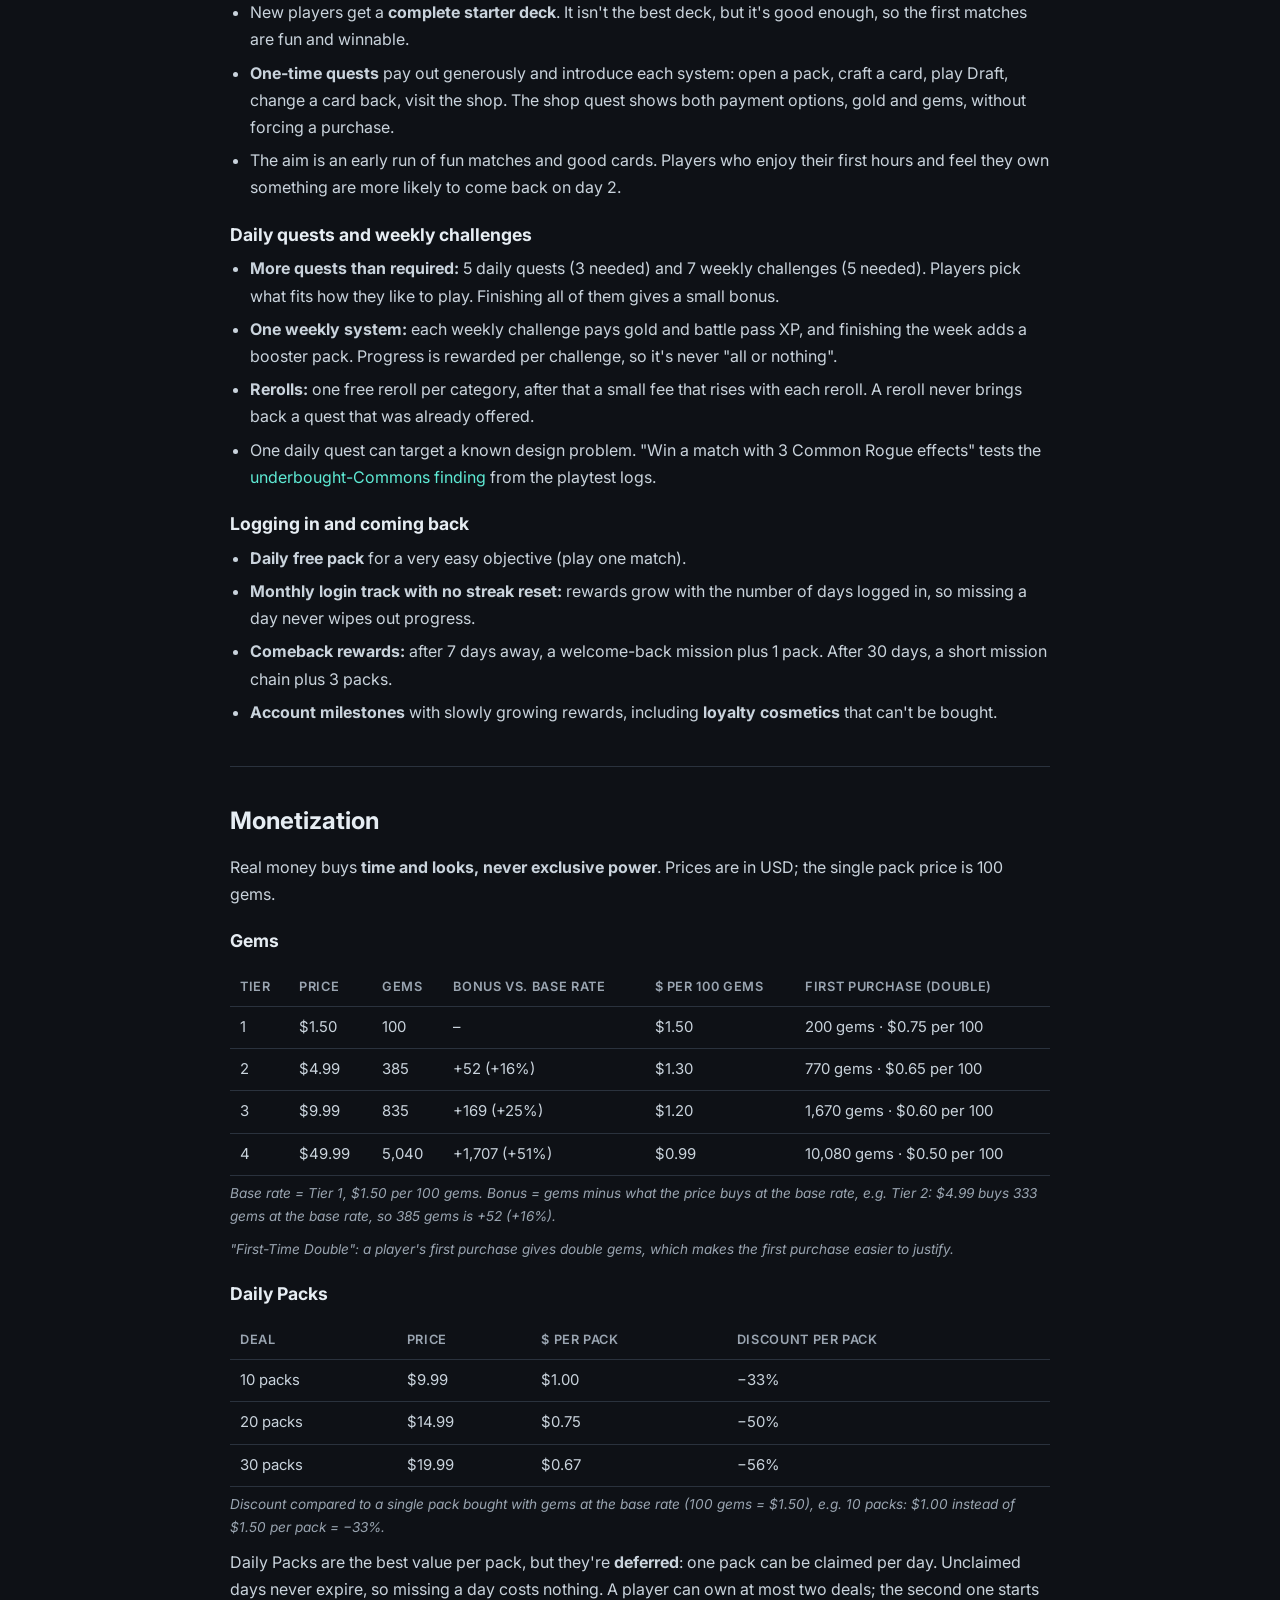
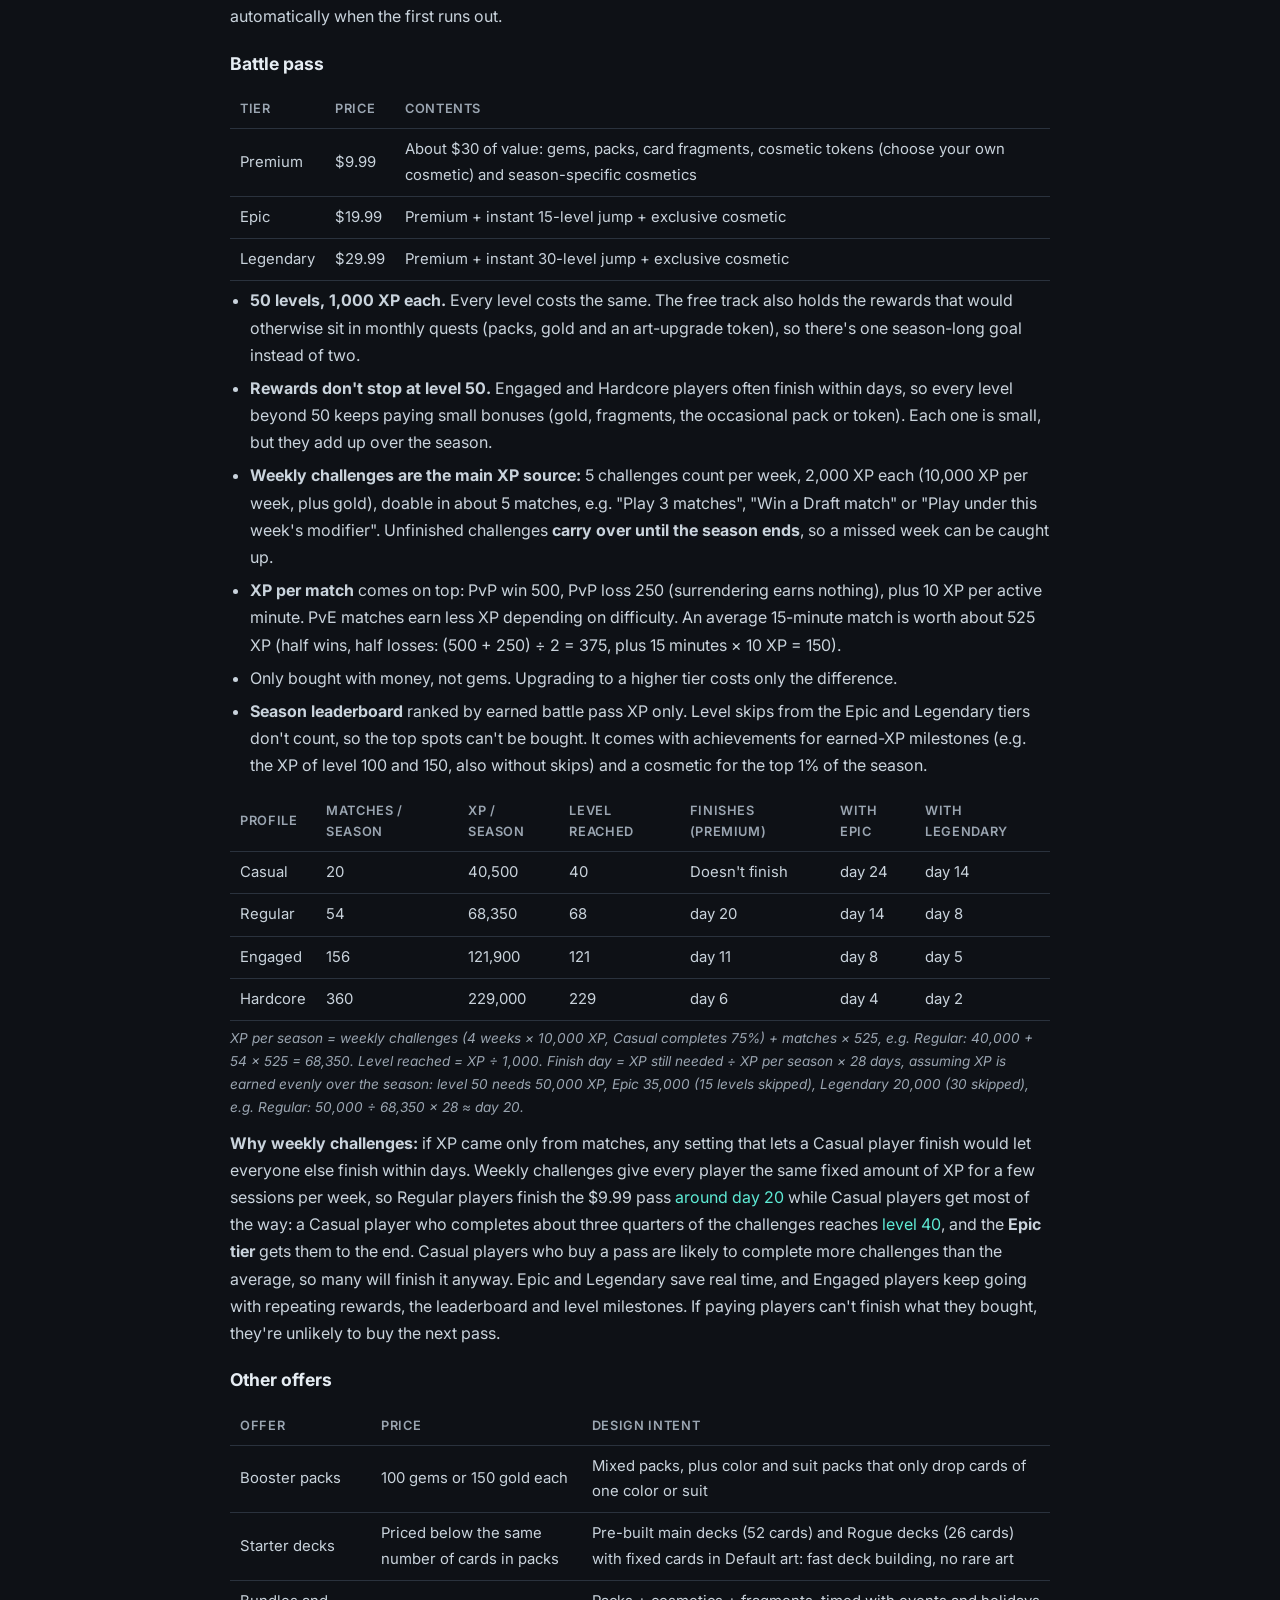
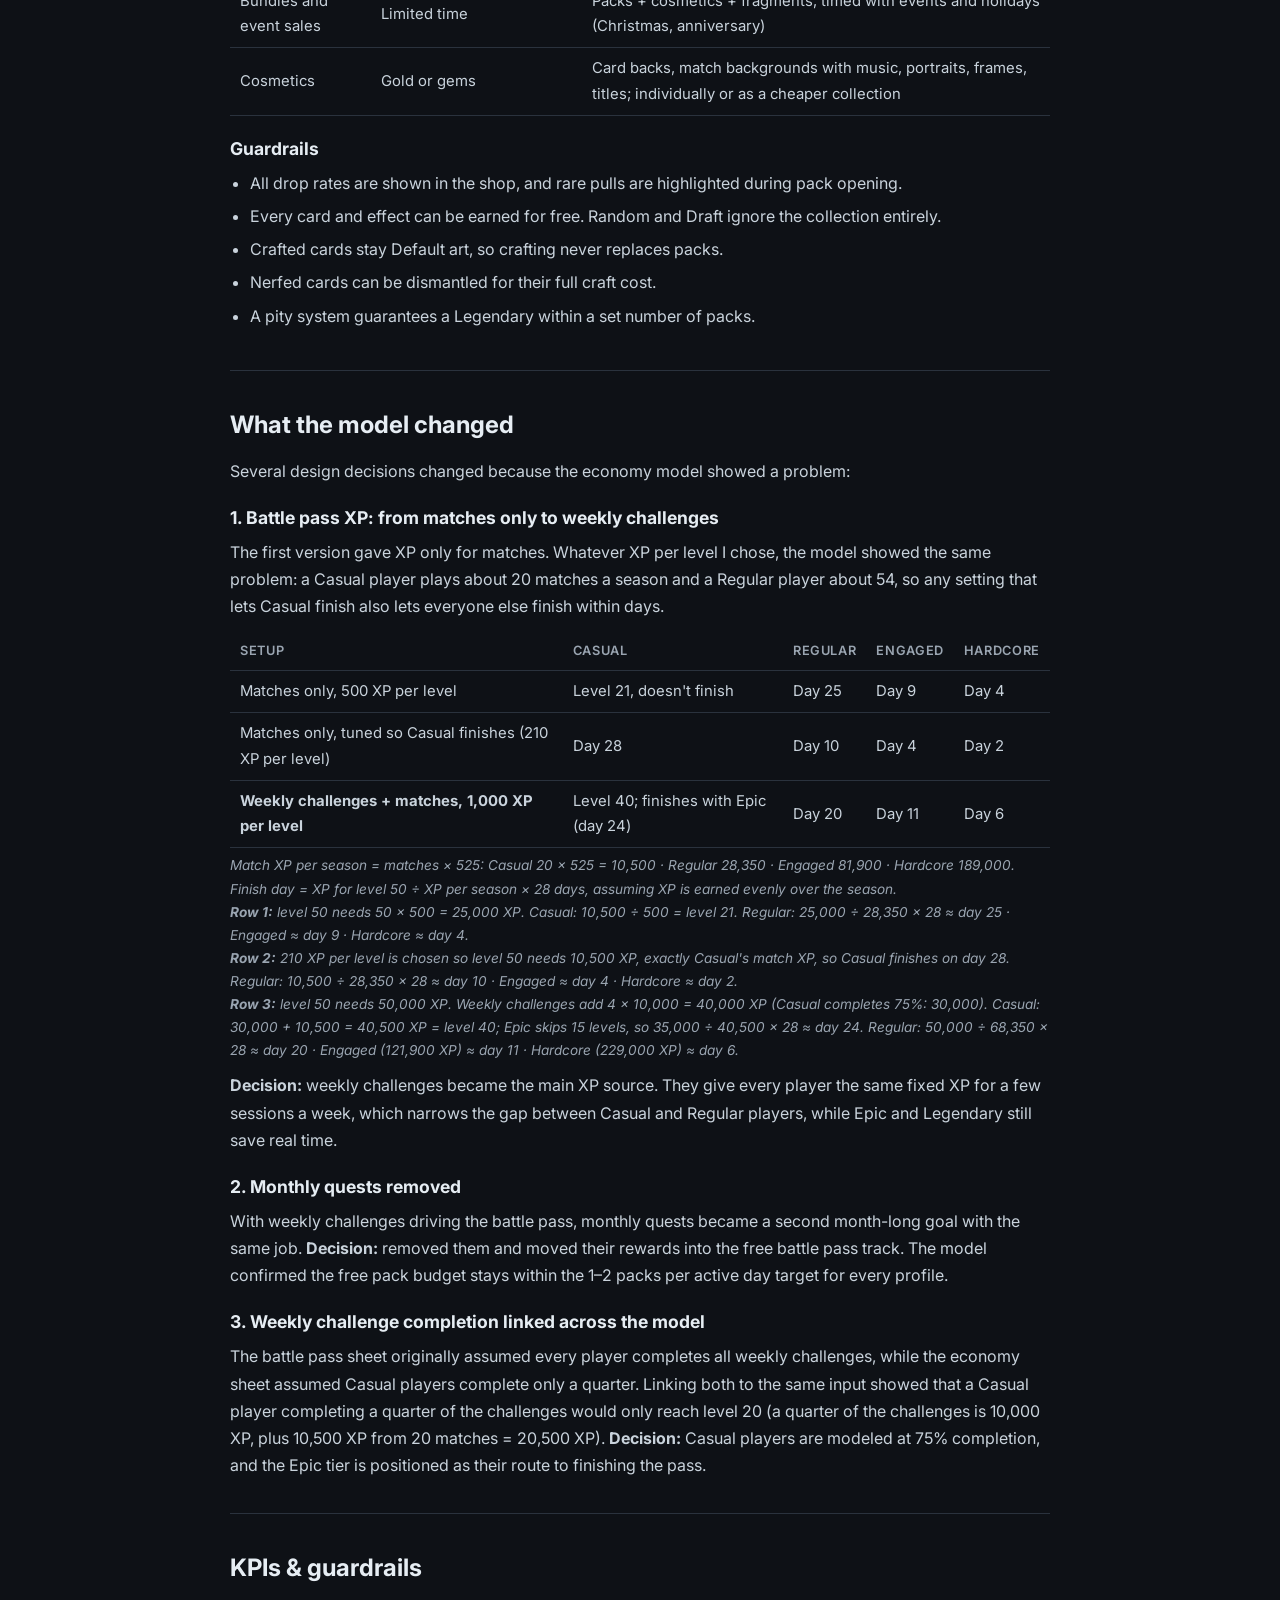
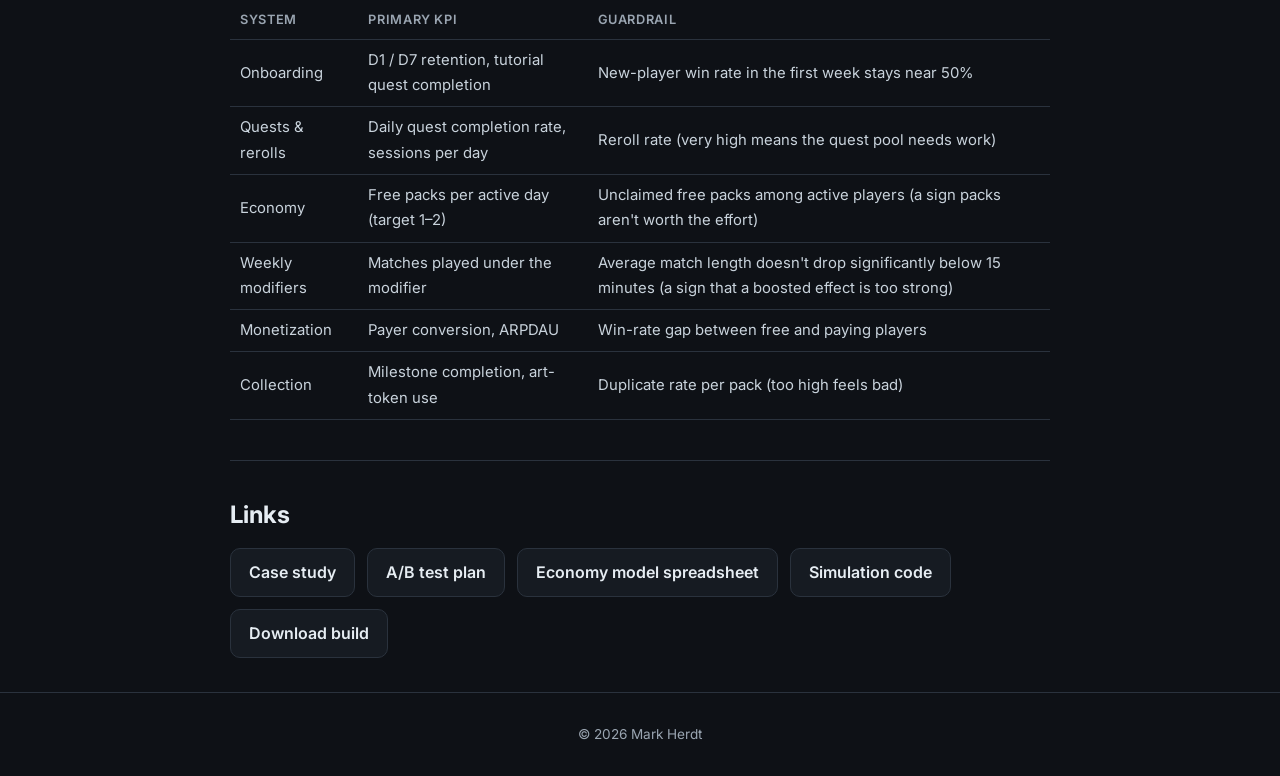
<file: games/rogue-deck/liveops-and-economy.html>
<!doctype html><html lang="en"><head><meta charset="utf-8">
<link rel="icon" href="data:image/svg+xml,%3Csvg xmlns=%22http://www.w3.org/2000/svg%22 viewBox=%220 0 100 100%22%3E%3Crect width=%22100%22 height=%22100%22 rx=%2220%22 fill=%22%235eead4%22/%3E%3Ctext x=%2250%22 y=%2268%22 font-size=%2252%22 font-family=%22Arial%22 font-weight=%22bold%22 text-anchor=%22middle%22 fill=%22%230e1116%22%3EMH%3C/text%3E%3C/svg%3E">
<meta name="referrer" content="strict-origin-when-cross-origin"><meta name="viewport" content="width=device-width, initial-scale=1">
<title>Rogue Deck – LiveOps &amp; Economy | Mark Herdt</title>
<link href="https://fonts.googleapis.com/css2?family=Inter:wght@400;600;800&family=JetBrains+Mono:wght@500&display=swap" rel="stylesheet">
<link rel="stylesheet" href="../../css/style.css">
<style>li{margin-bottom:6px}
.chart{background:var(--surface);border:1px solid var(--border);border-radius:12px;padding:16px;margin:12px 0}
.bar{display:grid;grid-template-columns:90px 1fr 56px;align-items:center;gap:10px;margin:8px 0}
.bf{height:100%;border-radius:6px}
@media(max-width:600px){table{display:block;overflow-x:auto;white-space:nowrap}}
@media(max-width:700px){.fx{grid-template-columns:1fr}}
.chart .bar{grid-template-columns:150px 1fr 100px}
@media(max-width:600px){.iter dl{grid-template-columns:1fr}.iter dt{padding-top:8px}}
@media(max-width:640px){.rung{grid-template-columns:1fr}}
@media(max-width:700px){.flowx{grid-template-columns:1fr}.arr{transform:rotate(90deg)}}
p+p{margin-top:10px}
</style></head><body>
<nav><div class="wrap"><a class="logo" href="../../index.html">mark<span>.herdt</span>()</a><a href="case-study.html">← Rogue Deck</a></div></nav>
<main class="wrap">
<header><p class="tag">// Rogue Deck · LiveOps &amp; economy</p><h1>Rogue Deck: LiveOps &amp; Economy</h1>
<p class="lead">How I plan to run <a href="case-study.html">Rogue Deck</a> as a free-to-play live game: what players collect, how they earn it, what keeps them coming back each day, week and season, and how the economy holds together.</p></header>
<div class="disclaimer">This is a design plan for features on my backlog, not a shipped system. Prices and reward values are assumptions, tuned in an <a href="https://docs.google.com/spreadsheets/d/1jcOW8E9k-_3IaDA458qoxKh_49oPYQluWO2pk144yH0/edit?usp=sharing" target="_blank" rel="noopener">editable economy model</a>. Rarity weights, effect counts and match length come from the current game.</div>
<div class="facts"><div class="fact"><b>Model</b>Free-to-play, cosmetic and collection focused</div><div class="fact"><b>Free packs</b>~1–2 per active day</div><div class="fact"><b>Battle pass</b>50 levels, finishable from Regular players up</div><div class="fact"><b>Collection</b>61 effects, 312 artworks</div><div class="fact"><b>Match length</b>~15 minutes</div></div>

<section><h2>Design pillars</h2>
<div class="cards">
<div class="card"><h4>1. Effects are earned quicker than art</h4><p>A regular free player owns <a href="#paying-gap">86%</a> of all effects after about two months (with the current effect catalog). The long-term goal is collecting art styles, which never change how a card plays.</p></div>
<div class="card"><h4>2. Fair modes alongside collection play</h4><p>Normal mode uses your own decks. Random and Draft give every player the same starting point, no matter what they own.</p></div>
<div class="card" id="pillar-3"><h4>3. Money speeds things up, it doesn't unlock everything</h4><p>Every card and effect can be earned for free. Paid offers save time or add cosmetics.</p></div>
<div class="card"><h4>4. Give players a reason for every time frame</h4><p>Something to do in one match, one session, one week and one season, so there's always a next goal.</p></div>
</div></section>

<section><h2>Player goals across time scales</h2>
<div class="ladder">
<div class="rung"><b>One turn</b><div>Choose a Rogue effect and the card to play</div><span>The core game loop</span></div>
<div class="rung"><b>One match</b><div>Win, earn gold, progress quests</div><span>A steady drip of rewards</span></div>
<div class="rung"><b>One session</b><div>Daily free pack, and daily quests</div><span>A short, clear checklist for every login</span></div>
<div class="rung"><b>One week</b><div>Weekly challenges, this week's rule modifier, weekend Draft cup</div><span>Variety: the same game with new rules each week</span></div>
<div class="rung"><b>One season (4 weeks)</b><div>Battle pass, login track, special event</div><span>Commitment with visible progress</span></div>
<div class="rung"><b>Long term</b><div>Collection milestones, art styles, account milestones, loyalty cosmetics</div><span>Collecting and identity: showing what you've earned</span></div>
</div></section>

<section><h2>Collection</h2>
<p>Every card has <b>illustrations in four art styles</b>: Default, Holo, Full Art and Alt Art. This applies to playing cards and Rogue cards alike. A card in a booster pack has a random effect and a random art style. The art style is purely cosmetic and never changes the effect.</p>
<table><tr><th>Art style</th><th>Chance per card</th><th>Average (5 cards per pack)</th><th>Where else to get it</th></tr>
<tr><td>Default</td><td>90%</td><td>9 in 2 packs</td><td>Crafting, starter decks</td></tr>
<tr><td>Holo</td><td>8.9%</td><td>9 in 20 packs</td><td>Art-upgrade token (events)</td></tr>
<tr><td>Full Art</td><td>1%</td><td>1 in 20 packs</td><td>Rare art-upgrade token (events)</td></tr>
<tr><td>Alt Art</td><td>0.1%</td><td>1 in 200 packs</td><td>Packs only, plus new event art over time</td></tr></table>
<p>Each pack contains <b>1 Rogue card + 4 playing cards</b>. Effect rarity uses the same 8 / 4 / 2 / 1 weights as the in-match Rogue offers, so a pack averages one Legendary every three packs.</p>
<p class="note">Average = chance per card × 5 cards, e.g. Default: 90% × 5 = 4.5 cards per pack (9 in 2 packs). Legendary: the weights add up to 8 + 4 + 2 + 1 = 15, so each card is Legendary with a chance of 1 in 15; with 5 cards per pack that is 5 in 15, or 1 in 3 packs.</p>
<h3>Crafting keeps packs relevant</h3>
<p>Duplicates can be dismantled into card fragments, and any card can be crafted. <b>Crafted cards always get the Default art.</b> Rare art only comes from packs and events.</p>
<p><b>The goal of crafting:</b> a player can complete a deck relatively quickly, by crafting the last missing cards instead of waiting for lucky pulls. Building <b>several competitive decks</b> still takes time, so packs, events and long-term play stay valuable.</p>
<table><tr><th>Rarity</th><th>Dismantle (fragments)</th><th>Craft (fragments)</th><th>Dismantles per craft</th></tr>
<tr><td>Common</td><td>2</td><td>10</td><td>5</td></tr><tr><td>Rare</td><td>15</td><td>75</td><td>5</td></tr><tr><td>Epic</td><td>50</td><td>250</td><td>5</td></tr><tr><td>Legendary</td><td>200</td><td>1,000</td><td>5</td></tr></table>
<p class="note">The fragments returned depend only on the effect's rarity, never on the art style, so there's no reason to dismantle a card for its rare art. <b>Nerf refunds:</b> if a card is nerfed, dismantling it returns its full craft cost instead.</p>
<h3>Collection milestones</h3>
<ul><li>Own X unique cards (repeating tiers)</li><li>Own every effect in a category (Scoring, Tempo, Hand…)</li><li>Own every rarity of an effect, e.g. Score Multiplier ×2 to ×5</li><li>Own every art style of one card (Alt Art and event art excluded)</li></ul>
</section>

<section><h2>Economy</h2>
<p>The economy uses four currencies:</p>
<div class="flowx">
<div class="col"><h5>Earned from</h5><div class="box">Matches (capped per day)</div><div class="box">Daily quests, weekly challenges</div><div class="box">Battle pass, events, milestones</div><div class="box p">Real money</div></div>
<div class="arr">→</div>
<div class="col"><h5>Currencies</h5><div class="box y">Gold <small>(soft)</small></div><div class="box p">Gems <small>(premium)</small></div><div class="box g">Card fragments</div><div class="box">Tokens <small>(cosmetic, art upgrade)</small></div></div>
<div class="arr">→</div>
<div class="col"><h5>Spent on</h5><div class="box">Booster packs</div><div class="box">Cosmetics</div><div class="box">Crafting cards</div><div class="box">Quest rerolls</div><div class="box">Any cosmetic, art upgrades</div></div>
</div>
<ul>
<li><b>Gold</b> comes from matches and quests, and buys packs (150 gold), cosmetics and quest rerolls. Gold that can be earned from matches has a daily limit. That stops bots from farming and keeps quests and gems relevant.</li>
<li><b>Gems</b> are bought with real money and buy packs (100 gems), cosmetics and bundles. They are never needed to get a card.</li>
<li><b>Card fragments</b> (crafting materials) come only from dismantling duplicates and from rewards, and are spent only on crafting.</li>
<li><b>Tokens</b> are general-purpose rewards that drop during events and from the battle pass: a <b>cosmetic token</b> can be exchanged for any cosmetic in the shop, an <b>art-upgrade token</b> upgrades one card's art style. There is no event-specific currency.</li>
</ul>
<h3>Free pack budget</h3>
<p>Target: <b>1–2 free packs per active day</b>, around 35 per month for a regular player. Packs per month, including what a typical spender in each group buys:</p>
<div class="chart"><div class="stack"><span>Casual</span><div class="st"><span style="width:19.1%;background:#5eead4"></span></div><span class="v">19</span></div><div class="stack"><span>Regular</span><div class="st"><span style="width:34.7%;background:#5eead4"></span><span style="width:3.9%;background:#f472b6"></span></div><span class="v">39</span></div><div class="stack"><span>Engaged</span><div class="st"><span style="width:49.3%;background:#5eead4"></span><span style="width:12.0%;background:#a78bfa"></span><span style="width:8.4%;background:#f472b6"></span></div><span class="v">70</span></div><div class="stack"><span>Hardcore</span><div class="st"><span style="width:55.8%;background:#5eead4"></span><span style="width:12.0%;background:#a78bfa"></span><span style="width:20.9%;background:#f472b6"></span></div><span class="v">89</span></div>
<div class="key"><span><i style="background:#5eead4"></i>Free packs (daily pack, gold, quests, free pass track)</span><span><i style="background:#a78bfa"></i>Premium battle pass</span><span><i style="background:#f472b6"></i>Bought with gems</span></div></div>
<table><tr><th>Profile</th><th>Active days / month</th><th>Hours / month</th><th>Matches / day</th><th>Spending / month</th><th>Free packs</th><th>Paid packs</th><th>Packs / month</th></tr>
<tr><td>Casual</td><td>10</td><td>5</td><td>2</td><td>$0</td><td>19.1</td><td>0</td><td>19</td></tr>
<tr><td>Regular</td><td>18</td><td>13.5</td><td>3</td><td>~$5 in gems</td><td>34.7</td><td>3.9</td><td>39</td></tr>
<tr><td>Engaged</td><td>26</td><td>39</td><td>6</td><td>$9.99 pass + ~$10 in gems</td><td>49.3</td><td>20.4</td><td>70</td></tr>
<tr><td>Hardcore</td><td>30</td><td>90</td><td>12</td><td>$9.99 pass + ~$25 in gems</td><td>55.8</td><td>32.9</td><td>89</td></tr></table>
<p class="note">Hours = active days × matches per day × 15 minutes. Free packs = 1 daily free pack per active day + packs bought with gold (150 gold each; match gold is capped per day) + reward packs from weekly challenges and the free pass track, e.g. Regular: 18 + 9.0 + 7.8 = 34.7. Paid packs = gem spending ÷ the price per pack of the matching gem tier, e.g. Regular: $5 ÷ $1.30 ≈ 3.9, plus 12 packs from the premium battle pass for Engaged and Hardcore. The full calculation is in the economy model linked below.</p>
<p class="note">Spending is based on public F2P benchmarks: most players never pay, about half of paying players spend only a few dollars a month, about a third of active multiplayer players buy a seasonal pass, and paying players spend around $20–25 per month on average. Gem spending per group is an estimate, and these are typical spenders in each group; many Engaged and Hardcore players will still play for free.</p>
<p><b>What the model shows:</b> the daily cap does its job. The hardcore profile plays 2.3× as many hours as the engaged one (90 vs. 39) but gets only 13% more free packs (55.8 vs. 49.3). Logging in regularly is rewarded much more than grinding, which is better for player health.</p>
<h3>Collection progress</h3>
<p>A Monte Carlo simulation (300 runs per profile) opens these packs month by month. The code is <a href="https://github.com/MomSesImSpcl/MarkHerdt.dev/tree/main/tools/economy-sim" target="_blank" rel="noopener">on GitHub</a>, so the results can be reproduced with any assumptions:</p>
<div class="chart"><div class="ct" style="font-size:.75rem;text-transform:uppercase;letter-spacing:.08em;color:var(--muted)">All 61 effects owned</div><svg viewBox="0 0 620 250" width="100%" role="img" aria-label="Effect collection over 6 months"><line x1="44" x2="470" y1="216.0" y2="216.0" stroke="#2a323d"/><text x="36" y="220.0" fill="#9aa5b1" font-size="11" text-anchor="end">0%</text><line x1="44" x2="470" y1="167.0" y2="167.0" stroke="#2a323d"/><text x="36" y="171.0" fill="#9aa5b1" font-size="11" text-anchor="end">25%</text><line x1="44" x2="470" y1="118.0" y2="118.0" stroke="#2a323d"/><text x="36" y="122.0" fill="#9aa5b1" font-size="11" text-anchor="end">50%</text><line x1="44" x2="470" y1="69.0" y2="69.0" stroke="#2a323d"/><text x="36" y="73.0" fill="#9aa5b1" font-size="11" text-anchor="end">75%</text><line x1="44" x2="470" y1="20.0" y2="20.0" stroke="#2a323d"/><text x="36" y="24.0" fill="#9aa5b1" font-size="11" text-anchor="end">100%</text><text x="44.0" y="238" fill="#9aa5b1" font-size="11" text-anchor="middle">M1</text><text x="129.2" y="238" fill="#9aa5b1" font-size="11" text-anchor="middle">M2</text><text x="214.4" y="238" fill="#9aa5b1" font-size="11" text-anchor="middle">M3</text><text x="299.6" y="238" fill="#9aa5b1" font-size="11" text-anchor="middle">M4</text><text x="384.8" y="238" fill="#9aa5b1" font-size="11" text-anchor="middle">M5</text><text x="470.0" y="238" fill="#9aa5b1" font-size="11" text-anchor="middle">M6</text><polyline points="44.0,98.4 129.2,67.0 214.4,53.3 299.6,43.5 384.8,39.6 470.0,35.7" fill="none" stroke="#9aa5b1" stroke-width="2.5"/><circle cx="44.0" cy="98.4" r="3" fill="#9aa5b1"/><circle cx="129.2" cy="67.0" r="3" fill="#9aa5b1"/><circle cx="214.4" cy="53.3" r="3" fill="#9aa5b1"/><circle cx="299.6" cy="43.5" r="3" fill="#9aa5b1"/><circle cx="384.8" cy="39.6" r="3" fill="#9aa5b1"/><circle cx="470.0" cy="35.7" r="3" fill="#9aa5b1"/><polyline points="44.0,67.0 129.2,43.5 214.4,35.7 299.6,29.8 384.8,27.8 470.0,25.9" fill="none" stroke="#a78bfa" stroke-width="2.5"/><circle cx="44.0" cy="67.0" r="3" fill="#a78bfa"/><circle cx="129.2" cy="43.5" r="3" fill="#a78bfa"/><circle cx="214.4" cy="35.7" r="3" fill="#a78bfa"/><circle cx="299.6" cy="29.8" r="3" fill="#a78bfa"/><circle cx="384.8" cy="27.8" r="3" fill="#a78bfa"/><circle cx="470.0" cy="25.9" r="3" fill="#a78bfa"/><polyline points="44.0,47.4 129.2,31.8 214.4,25.9 299.6,23.9 384.8,22.0 470.0,22.0" fill="none" stroke="#5eead4" stroke-width="2.5"/><circle cx="44.0" cy="47.4" r="3" fill="#5eead4"/><circle cx="129.2" cy="31.8" r="3" fill="#5eead4"/><circle cx="214.4" cy="25.9" r="3" fill="#5eead4"/><circle cx="299.6" cy="23.9" r="3" fill="#5eead4"/><circle cx="384.8" cy="22.0" r="3" fill="#5eead4"/><circle cx="470.0" cy="22.0" r="3" fill="#5eead4"/><polyline points="44.0,41.6 129.2,27.8 214.4,23.9 299.6,22.0 384.8,22.0 470.0,20.0" fill="none" stroke="#f472b6" stroke-width="2.5"/><circle cx="44.0" cy="41.6" r="3" fill="#f472b6"/><circle cx="129.2" cy="27.8" r="3" fill="#f472b6"/><circle cx="214.4" cy="23.9" r="3" fill="#f472b6"/><circle cx="299.6" cy="22.0" r="3" fill="#f472b6"/><circle cx="384.8" cy="22.0" r="3" fill="#f472b6"/><circle cx="470.0" cy="20.0" r="3" fill="#f472b6"/><text x="478" y="24.0" fill="#f472b6" font-size="11.5">Hardcore · 100%</text><text x="478" y="38.0" fill="#5eead4" font-size="11.5">Engaged · 99%</text><text x="478" y="52.0" fill="#a78bfa" font-size="11.5">Regular · 97%</text><text x="478" y="66.0" fill="#9aa5b1" font-size="11.5">Casual · 92%</text></svg></div>
<div class="chart"><div class="ct" style="font-size:.75rem;text-transform:uppercase;letter-spacing:.08em;color:var(--muted)">All 312 artworks owned</div><svg viewBox="0 0 620 250" width="100%" role="img" aria-label="Artwork collection over 6 months"><line x1="44" x2="470" y1="216.0" y2="216.0" stroke="#2a323d"/><text x="36" y="220.0" fill="#9aa5b1" font-size="11" text-anchor="end">0%</text><line x1="44" x2="470" y1="167.0" y2="167.0" stroke="#2a323d"/><text x="36" y="171.0" fill="#9aa5b1" font-size="11" text-anchor="end">25%</text><line x1="44" x2="470" y1="118.0" y2="118.0" stroke="#2a323d"/><text x="36" y="122.0" fill="#9aa5b1" font-size="11" text-anchor="end">50%</text><line x1="44" x2="470" y1="69.0" y2="69.0" stroke="#2a323d"/><text x="36" y="73.0" fill="#9aa5b1" font-size="11" text-anchor="end">75%</text><line x1="44" x2="470" y1="20.0" y2="20.0" stroke="#2a323d"/><text x="36" y="24.0" fill="#9aa5b1" font-size="11" text-anchor="end">100%</text><text x="44.0" y="238" fill="#9aa5b1" font-size="11" text-anchor="middle">M1</text><text x="129.2" y="238" fill="#9aa5b1" font-size="11" text-anchor="middle">M2</text><text x="214.4" y="238" fill="#9aa5b1" font-size="11" text-anchor="middle">M3</text><text x="299.6" y="238" fill="#9aa5b1" font-size="11" text-anchor="middle">M4</text><text x="384.8" y="238" fill="#9aa5b1" font-size="11" text-anchor="middle">M5</text><text x="470.0" y="238" fill="#9aa5b1" font-size="11" text-anchor="middle">M6</text><polyline points="44.0,180.7 129.2,167.0 214.4,159.2 299.6,153.3 384.8,147.4 470.0,143.5" fill="none" stroke="#9aa5b1" stroke-width="2.5"/><circle cx="44.0" cy="180.7" r="3" fill="#9aa5b1"/><circle cx="129.2" cy="167.0" r="3" fill="#9aa5b1"/><circle cx="214.4" cy="159.2" r="3" fill="#9aa5b1"/><circle cx="299.6" cy="153.3" r="3" fill="#9aa5b1"/><circle cx="384.8" cy="147.4" r="3" fill="#9aa5b1"/><circle cx="470.0" cy="143.5" r="3" fill="#9aa5b1"/><polyline points="44.0,167.0 129.2,153.3 214.4,143.5 299.6,137.6 384.8,131.7 470.0,127.8" fill="none" stroke="#a78bfa" stroke-width="2.5"/><circle cx="44.0" cy="167.0" r="3" fill="#a78bfa"/><circle cx="129.2" cy="153.3" r="3" fill="#a78bfa"/><circle cx="214.4" cy="143.5" r="3" fill="#a78bfa"/><circle cx="299.6" cy="137.6" r="3" fill="#a78bfa"/><circle cx="384.8" cy="131.7" r="3" fill="#a78bfa"/><circle cx="470.0" cy="127.8" r="3" fill="#a78bfa"/><polyline points="44.0,155.2 129.2,139.6 214.4,129.8 299.6,123.9 384.8,118.0 470.0,114.1" fill="none" stroke="#5eead4" stroke-width="2.5"/><circle cx="44.0" cy="155.2" r="3" fill="#5eead4"/><circle cx="129.2" cy="139.6" r="3" fill="#5eead4"/><circle cx="214.4" cy="129.8" r="3" fill="#5eead4"/><circle cx="299.6" cy="123.9" r="3" fill="#5eead4"/><circle cx="384.8" cy="118.0" r="3" fill="#5eead4"/><circle cx="470.0" cy="114.1" r="3" fill="#5eead4"/><polyline points="44.0,149.4 129.2,133.7 214.4,123.9 299.6,118.0 384.8,114.1 470.0,110.2" fill="none" stroke="#f472b6" stroke-width="2.5"/><circle cx="44.0" cy="149.4" r="3" fill="#f472b6"/><circle cx="129.2" cy="133.7" r="3" fill="#f472b6"/><circle cx="214.4" cy="123.9" r="3" fill="#f472b6"/><circle cx="299.6" cy="118.0" r="3" fill="#f472b6"/><circle cx="384.8" cy="114.1" r="3" fill="#f472b6"/><circle cx="470.0" cy="110.2" r="3" fill="#f472b6"/><text x="478" y="114.2" fill="#f472b6" font-size="11.5">Hardcore · 54%</text><text x="478" y="128.2" fill="#5eead4" font-size="11.5">Engaged · 52%</text><text x="478" y="142.2" fill="#a78bfa" font-size="11.5">Regular · 45%</text><text x="478" y="156.2" fill="#9aa5b1" font-size="11.5">Casual · 37%</text></svg></div>
<ul>
<li><b>Effects saturate quickly.</b> Every profile except Casual owns 90% or more of all effects by month 3. Competitive power evens out early, which supports <a href="#pillar-3">pillar 3</a>.</li>
<li><b>Art keeps going.</b> After six months, even the Hardcore profile owns only 54% of artworks. The long tail is mostly Full Art and Alt Art, and it gets longer with every new art set. That makes it the long-term collecting goal.</li>
<li id="paying-gap"><b>Paying speeds things up but doesn't create a gap.</b> Without spending, a Regular player owns 86% of effects after two months (34.7 free packs per month). Spending lifts an Engaged player from 91% to 94% of effects after two months; by month 4 both are within a few percent of a full set.</li>
</ul>
<p class="note">These numbers use the effects in the game today. New effects will be added during development and through LiveOps, so the percentages drop with every release and the collection keeps growing.</p>
<h3>How much luck matters</h3>
<p>The charts show averages. The range in brackets covers the unluckiest and luckiest 10% of simulated players:</p>
<table><tr><th>Profile</th><th>Effects, month 3</th><th>Effects, month 6</th><th>Artworks, month 3</th><th>Artworks, month 6</th></tr><tr><td>Casual</td><td>83% <span class="rng">(79%–89%)</span></td><td>92% <span class="rng">(89%–97%)</span></td><td>29% <span class="rng">(28%–31%)</span></td><td>37% <span class="rng">(35%–38%)</span></td></tr><tr><td>Regular</td><td>92% <span class="rng">(89%–97%)</span></td><td>97% <span class="rng">(95%–100%)</span></td><td>37% <span class="rng">(35%–39%)</span></td><td>45% <span class="rng">(43%–47%)</span></td></tr><tr><td>Engaged</td><td>97% <span class="rng">(93%–98%)</span></td><td>99% <span class="rng">(98%–100%)</span></td><td>44% <span class="rng">(42%–46%)</span></td><td>52% <span class="rng">(50%–54%)</span></td></tr><tr><td>Hardcore</td><td>98% <span class="rng">(95%–100%)</span></td><td>100% <span class="rng">(98%–100%)</span></td><td>47% <span class="rng">(45%–49%)</span></td><td>54% <span class="rng">(52%–56%)</span></td></tr></table><p><a class="btn" href="https://docs.google.com/spreadsheets/d/1jcOW8E9k-_3IaDA458qoxKh_49oPYQluWO2pk144yH0/edit?usp=sharing" target="_blank" rel="noopener">Open economy model (Google Sheets)</a> <a class="btn" href="https://github.com/MomSesImSpcl/MarkHerdt.dev/tree/main/tools/economy-sim" target="_blank" rel="noopener">Simulation code (GitHub)</a></p>
</section>

<section><h2>Match modes</h2>
<table><tr><th>Mode</th><th>Deck</th><th>Role in the live game</th></tr>
<tr><td>Normal</td><td>Your own constructed decks</td><td>Where the collection matters; ranked play</td></tr>
<tr><td>Random</td><td>A random deck for every player</td><td>Quick, fair matches for new and returning players</td></tr>
<tr><td>Draft</td><td>Pick 1 of 3 cards until the deck is full</td><td>Skill-based mode for the weekend cups; no collection needed</td></tr></table>
<h3>Deck building</h3>
<p>A deck for Normal mode has two parts: a <b>52-card main deck</b> and a <b>26-card Rogue deck</b>. Rarity limits keep every deck within the balance the game was tuned for:</p>
<table><tr><th>Rarity</th><th>Main deck (per suit)</th><th>Rogue deck</th></tr>
<tr><td>Legendary</td><td>max 1</td><td>max 2</td></tr>
<tr><td>Epic</td><td>max 2</td><td>max 4</td></tr>
<tr><td>Rare</td><td>max 3</td><td>max 8</td></tr>
<tr><td>Common</td><td>unlimited</td><td>unlimited</td></tr></table>
<p>The Rogue deck can't contain duplicates. Each turn offers 3 cards, drawn from your own 26-card Rogue deck.</p>
</section>

<section><h2>Season calendar</h2>
<p>One season is four weeks. The events are designed to <b>feed each other</b> instead of competing for the same session:</p>
<div class="cal"><div class="calg"><span></span><span class="wk" style="grid-column:span 7">Week 1</span><span class="wk" style="grid-column:span 7">Week 2</span><span class="wk" style="grid-column:span 7">Week 3</span><span class="wk" style="grid-column:span 7">Week 4</span><span class="lab">Battle pass</span><i style="grid-column:span 28;background:#a78bfa"></i><span class="lab">Login track</span><i style="grid-column:span 28;background:#4b5563"></i><span class="lab">Weekly rule modifier</span><i style="grid-column:span 7;background:#5eead4"></i><i style="grid-column:span 7;background:#2dd4bf"></i><i style="grid-column:span 7;background:#5eead4"></i><i style="grid-column:span 7;background:#2dd4bf"></i><span class="lab">Weekly booster rotation</span><i style="grid-column:span 7;background:#60a5fa"></i><i style="grid-column:span 7;background:#3b82f6"></i><i style="grid-column:span 7;background:#60a5fa"></i><i style="grid-column:span 7;background:#3b82f6"></i><span class="lab">Weekend Draft cup</span><span style="grid-column:span 5"></span><i style="grid-column:span 2;background:#fbbf24"></i><span style="grid-column:span 5"></span><i style="grid-column:span 2;background:#fbbf24"></i><span style="grid-column:span 5"></span><i style="grid-column:span 2;background:#fbbf24"></i><span style="grid-column:span 5"></span><i style="grid-column:span 2;background:#fbbf24"></i><span class="lab">Special event + reward track (2 weekends)</span><span style="grid-column:span 18"></span><i style="grid-column:span 9;background:#f472b6"></i><span style="grid-column:span 1"></span><span class="lab">Event bundle sale</span><span style="grid-column:span 18"></span><i style="grid-column:span 3;background:#fb7185"></i><span style="grid-column:span 7"></span></div></div>
<ul>
<li><b>Weekly rule modifiers</b> change a few rules or card effects for one week, so players are encouraged to try new deck builds. They reuse existing systems, so they're cheap to produce. Examples: half-price Rogue cards, every player starts with one Legendary, or same-rank cards also score, etc.
<ul>
<li>Effects are <b>only boosted, never nerfed</b>. A temporary buff feels like a bonus; a temporary nerf feels like losing something you own.</li>
<li><b>Only a few effects</b> change per week, so updating a deck takes minutes, not an evening.</li>
<li>Changes start <b>every Monday</b> and stay fixed for the whole week. The next week's changes are <b>announced over the weekend</b>, so players can prepare their decks in advance.</li>
<li>They apply to <b>all modes, including ranked</b>.</li>
<li>They give an <b>early signal</b> for planned balance changes. They're not how permanent changes are decided, though: too much changes at once (several boosts, the whole player base, the time in the season) to measure one effect cleanly, so permanent changes are confirmed with a <b><a href="ab-test-plan.html">controlled A/B test</a></b> first.</li>
</ul></li>
<li><b>The weekly booster pack</b> runs all month and is themed to that week's boosted effects: in a week where Score Multiplier is boosted, the pack has a higher chance of multiplier effects. The weekly challenges point the same way.</li>
<li><b>Weekend Draft cups</b> reward tokens. The <b>special event</b> runs for <b>9 days across two weekends</b>, so players who mostly play on weekends don't miss it, and its <b>reward track</b> hands out cosmetic and art-upgrade tokens that feed the collection milestones.</li>
<li><b>The event bundle sale</b> runs on the event's first weekend, when engagement is highest. Seasonal sales (Christmas, anniversary) add better gem rates.</li>
</ul>
</section>

<section><h2>Retention systems</h2>
<h3>Onboarding: the first hours</h3>
<ul>
<li>New players get a <b>complete starter deck</b>. It isn't the best deck, but it's good enough, so the first matches are fun and winnable.</li>
<li><b>One-time quests</b> pay out generously and introduce each system: open a pack, craft a card, play Draft, change a card back, visit the shop. The shop quest shows both payment options, gold and gems, without forcing a purchase.</li>
<li>The aim is an early run of fun matches and good cards. Players who enjoy their first hours and feel they own something are more likely to come back on day 2.</li>
</ul>
<h3>Daily quests and weekly challenges</h3>
<ul>
<li><b>More quests than required:</b> 5 daily quests (3 needed) and 7 weekly challenges (5 needed). Players pick what fits how they like to play. Finishing all of them gives a small bonus.</li>
<li><b>One weekly system:</b> each weekly challenge pays gold and battle pass XP, and finishing the week adds a booster pack. Progress is rewarded per challenge, so it's never "all or nothing".</li>
<li><b>Rerolls:</b> one free reroll per category, after that a small fee that rises with each reroll. A reroll never brings back a quest that was already offered.</li>
<li>One daily quest can target a known design problem. "Win a match with 3 Common Rogue effects" tests the <a href="case-study.html#next-experiment">underbought-Commons finding</a> from the playtest logs.</li>
</ul>
<h3>Logging in and coming back</h3>
<ul>
<li><b>Daily free pack</b> for a very easy objective (play one match).</li>
<li><b>Monthly login track with no streak reset:</b> rewards grow with the number of days logged in, so missing a day never wipes out progress.</li>
<li><b>Comeback rewards:</b> after 7 days away, a welcome-back mission plus 1 pack. After 30 days, a short mission chain plus 3 packs.</li>
<li><b>Account milestones</b> with slowly growing rewards, including <b>loyalty cosmetics</b> that can't be bought.</li>
</ul>
</section>

<section><h2>Monetization</h2>
<p>Real money buys <b>time and looks, never exclusive power</b>. Prices are in USD; the single pack price is 100 gems.</p>
<h3>Gems</h3>
<table><tr><th>Tier</th><th>Price</th><th>Gems</th><th>Bonus vs. base rate</th><th>$ per 100 gems</th><th>First purchase (double)</th></tr>
<tr><td>1</td><td>$1.50</td><td>100</td><td>–</td><td>$1.50</td><td>200 gems · $0.75 per 100</td></tr>
<tr><td>2</td><td>$4.99</td><td>385</td><td>+52 (+16%)</td><td>$1.30</td><td>770 gems · $0.65 per 100</td></tr>
<tr><td>3</td><td>$9.99</td><td>835</td><td>+169 (+25%)</td><td>$1.20</td><td>1,670 gems · $0.60 per 100</td></tr>
<tr><td>4</td><td>$49.99</td><td>5,040</td><td>+1,707 (+51%)</td><td>$0.99</td><td>10,080 gems · $0.50 per 100</td></tr></table>
<p class="note">Base rate = Tier 1, $1.50 per 100 gems. Bonus = gems minus what the price buys at the base rate, e.g. Tier 2: $4.99 buys 333 gems at the base rate, so 385 gems is +52 (+16%).</p>
<p class="note">"First-Time Double": a player's first purchase gives double gems, which makes the first purchase easier to justify.</p>
<h3>Daily Packs</h3>
<table><tr><th>Deal</th><th>Price</th><th>$ per pack</th><th>Discount per pack</th></tr>
<tr><td>10 packs</td><td>$9.99</td><td>$1.00</td><td>−33%</td></tr>
<tr><td>20 packs</td><td>$14.99</td><td>$0.75</td><td>−50%</td></tr>
<tr><td>30 packs</td><td>$19.99</td><td>$0.67</td><td>−56%</td></tr></table>
<p class="note">Discount compared to a single pack bought with gems at the base rate (100 gems = $1.50), e.g. 10 packs: $1.00 instead of $1.50 per pack = −33%.</p>
<p>Daily Packs are the best value per pack, but they're <b>deferred</b>: one pack can be claimed per day. Unclaimed days never expire, so missing a day costs nothing. A player can own at most two deals; the second one starts automatically when the first runs out.</p>
<h3>Battle pass</h3>
<table><tr><th>Tier</th><th>Price</th><th>Contents</th></tr>
<tr><td>Premium</td><td>$9.99</td><td>About $30 of value: gems, packs, card fragments, cosmetic tokens (choose your own cosmetic) and season-specific cosmetics</td></tr>
<tr><td>Epic</td><td>$19.99</td><td>Premium + instant 15-level jump + exclusive cosmetic</td></tr>
<tr><td>Legendary</td><td>$29.99</td><td>Premium + instant 30-level jump + exclusive cosmetic</td></tr></table>
<ul>
<li><b>50 levels, 1,000 XP each.</b> Every level costs the same. The free track also holds the rewards that would otherwise sit in monthly quests (packs, gold and an art-upgrade token), so there's one season-long goal instead of two.</li>
<li><b>Rewards don't stop at level 50.</b> Engaged and Hardcore players often finish within days, so every level beyond 50 keeps paying small bonuses (gold, fragments, the occasional pack or token). Each one is small, but they add up over the season.</li>
<li><b>Weekly challenges are the main XP source:</b> 5 challenges count per week, 2,000 XP each (10,000 XP per week, plus gold), doable in about 5 matches, e.g. "Play 3 matches", "Win a Draft match" or "Play under this week's modifier". Unfinished challenges <b>carry over until the season ends</b>, so a missed week can be caught up.</li>
<li><b>XP per match</b> comes on top: PvP win 500, PvP loss 250 (surrendering earns nothing), plus 10 XP per active minute. PvE matches earn less XP depending on difficulty. An average 15-minute match is worth about 525 XP (half wins, half losses: (500 + 250) ÷ 2 = 375, plus 15 minutes × 10 XP = 150).</li>
<li>Only bought with money, not gems. Upgrading to a higher tier costs only the difference.</li>
<li><b>Season leaderboard</b> ranked by earned battle pass XP only. Level skips from the Epic and Legendary tiers don't count, so the top spots can't be bought. It comes with achievements for earned-XP milestones (e.g. the XP of level 100 and 150, also without skips) and a cosmetic for the top 1% of the season.</li>
</ul>
<table id="bp-progress"><tr><th>Profile</th><th>Matches / season</th><th>XP / season</th><th>Level reached</th><th>Finishes (Premium)</th><th>With Epic</th><th>With Legendary</th></tr><tr><td>Casual</td><td>20</td><td>40,500</td><td>40</td><td>Doesn't finish</td><td>day 24</td><td>day 14</td></tr><tr><td>Regular</td><td>54</td><td>68,350</td><td>68</td><td>day 20</td><td>day 14</td><td>day 8</td></tr><tr><td>Engaged</td><td>156</td><td>121,900</td><td>121</td><td>day 11</td><td>day 8</td><td>day 5</td></tr><tr><td>Hardcore</td><td>360</td><td>229,000</td><td>229</td><td>day 6</td><td>day 4</td><td>day 2</td></tr></table>
<p class="note">XP per season = weekly challenges (4 weeks × 10,000 XP, Casual completes 75%) + matches × 525, e.g. Regular: 40,000 + 54 × 525 = 68,350. Level reached = XP ÷ 1,000. Finish day = XP still needed ÷ XP per season × 28 days, assuming XP is earned evenly over the season: level 50 needs 50,000 XP, Epic 35,000 (15 levels skipped), Legendary 20,000 (30 skipped), e.g. Regular: 50,000 ÷ 68,350 × 28 ≈ day 20.</p>
<p><b>Why weekly challenges:</b> if XP came only from matches, any setting that lets a Casual player finish would let everyone else finish within days. Weekly challenges give every player the same fixed amount of XP for a few sessions per week, so Regular players finish the $9.99 pass <a href="#bp-progress">around day 20</a> while Casual players get most of the way: a Casual player who completes about three quarters of the challenges reaches <a href="#bp-progress">level 40</a>, and the <b>Epic tier</b> gets them to the end. Casual players who buy a pass are likely to complete more challenges than the average, so many will finish it anyway. Epic and Legendary save real time, and Engaged players keep going with repeating rewards, the leaderboard and level milestones. If paying players can't finish what they bought, they're unlikely to buy the next pass.</p>
<h3>Other offers</h3>
<table><tr><th>Offer</th><th>Price</th><th>Design intent</th></tr>
<tr><td>Booster packs</td><td>100 gems or 150 gold each</td><td>Mixed packs, plus color and suit packs that only drop cards of one color or suit</td></tr>
<tr><td>Starter decks</td><td>Priced below the same number of cards in packs</td><td>Pre-built main decks (52 cards) and Rogue decks (26 cards) with fixed cards in Default art: fast deck building, no rare art</td></tr>
<tr><td>Bundles and event sales</td><td>Limited time</td><td>Packs + cosmetics + fragments, timed with events and holidays (Christmas, anniversary)</td></tr>
<tr><td>Cosmetics</td><td>Gold or gems</td><td>Card backs, match backgrounds with music, portraits, frames, titles; individually or as a cheaper collection</td></tr></table>
<h3>Guardrails</h3>
<ul>
<li>All drop rates are shown in the shop, and rare pulls are highlighted during pack opening.</li>
<li>Every card and effect can be earned for free. Random and Draft ignore the collection entirely.</li>
<li>Crafted cards stay Default art, so crafting never replaces packs.</li>
<li>Nerfed cards can be dismantled for their full craft cost.</li>
<li>A pity system guarantees a Legendary within a set number of packs.</li>
</ul>
</section>

<section><h2>What the model changed</h2>
<p>Several design decisions changed because the economy model showed a problem:</p>
<h3>1. Battle pass XP: from matches only to weekly challenges</h3>
<p>The first version gave XP only for matches. Whatever XP per level I chose, the model showed the same problem: a Casual player plays about 20 matches a season and a Regular player about 54, so any setting that lets Casual finish also lets everyone else finish within days.</p>
<table><tr><th>Setup</th><th>Casual</th><th>Regular</th><th>Engaged</th><th>Hardcore</th></tr>
<tr><td>Matches only, 500 XP per level</td><td>Level 21, doesn't finish</td><td>Day 25</td><td>Day 9</td><td>Day 4</td></tr>
<tr><td>Matches only, tuned so Casual finishes (210 XP per level)</td><td>Day 28</td><td>Day 10</td><td>Day 4</td><td>Day 2</td></tr>
<tr><td><b>Weekly challenges + matches, 1,000 XP per level</b></td><td>Level 40; finishes with Epic (day 24)</td><td>Day 20</td><td>Day 11</td><td>Day 6</td></tr></table>
<p class="note">Match XP per season = matches × 525: Casual 20 × 525 = 10,500 · Regular 28,350 · Engaged 81,900 · Hardcore 189,000. Finish day = XP for level 50 ÷ XP per season × 28 days, assuming XP is earned evenly over the season.<br>
<b>Row 1:</b> level 50 needs 50 × 500 = 25,000 XP. Casual: 10,500 ÷ 500 = level 21. Regular: 25,000 ÷ 28,350 × 28 ≈ day 25 · Engaged ≈ day 9 · Hardcore ≈ day 4.<br>
<b>Row 2:</b> 210 XP per level is chosen so level 50 needs 10,500 XP, exactly Casual's match XP, so Casual finishes on day 28. Regular: 10,500 ÷ 28,350 × 28 ≈ day 10 · Engaged ≈ day 4 · Hardcore ≈ day 2.<br>
<b>Row 3:</b> level 50 needs 50,000 XP. Weekly challenges add 4 × 10,000 = 40,000 XP (Casual completes 75%: 30,000). Casual: 30,000 + 10,500 = 40,500 XP = level 40; Epic skips 15 levels, so 35,000 ÷ 40,500 × 28 ≈ day 24. Regular: 50,000 ÷ 68,350 × 28 ≈ day 20 · Engaged (121,900 XP) ≈ day 11 · Hardcore (229,000 XP) ≈ day 6.</p>
<p><b>Decision:</b> weekly challenges became the main XP source. They give every player the same fixed XP for a few sessions a week, which narrows the gap between Casual and Regular players, while Epic and Legendary still save real time.</p>
<h3>2. Monthly quests removed</h3>
<p>With weekly challenges driving the battle pass, monthly quests became a second month-long goal with the same job. <b>Decision:</b> removed them and moved their rewards into the free battle pass track. The model confirmed the free pack budget stays within the 1–2 packs per active day target for every profile.</p>
<h3>3. Weekly challenge completion linked across the model</h3>
<p>The battle pass sheet originally assumed every player completes all weekly challenges, while the economy sheet assumed Casual players complete only a quarter. Linking both to the same input showed that a Casual player completing a quarter of the challenges would only reach level 20 (a quarter of the challenges is 10,000 XP, plus 10,500 XP from 20 matches = 20,500 XP). <b>Decision:</b> Casual players are modeled at 75% completion, and the Epic tier is positioned as their route to finishing the pass.</p>
</section>

<section><h2>KPIs &amp; guardrails</h2>
<table><tr><th>System</th><th>Primary KPI</th><th>Guardrail</th></tr>
<tr><td>Onboarding</td><td>D1 / D7 retention, tutorial quest completion</td><td>New-player win rate in the first week stays near 50%</td></tr>
<tr><td>Quests &amp; rerolls</td><td>Daily quest completion rate, sessions per day</td><td>Reroll rate (very high means the quest pool needs work)</td></tr>
<tr><td>Economy</td><td>Free packs per active day (target 1–2)</td><td>Unclaimed free packs among active players (a sign packs aren't worth the effort)</td></tr>
<tr><td>Weekly modifiers</td><td>Matches played under the modifier</td><td>Average match length doesn't drop significantly below 15 minutes (a sign that a boosted effect is too strong)</td></tr>
<tr><td>Monetization</td><td>Payer conversion, ARPDAU</td><td>Win-rate gap between free and paying players</td></tr>
<tr><td>Collection</td><td>Milestone completion, art-token use</td><td>Duplicate rate per pack (too high feels bad)</td></tr></table>
</section>

<section><h2>Links</h2><div class="links"><a class="btn" href="case-study.html">Case study</a><a class="btn" href="ab-test-plan.html">A/B test plan</a><a class="btn" href="https://docs.google.com/spreadsheets/d/1jcOW8E9k-_3IaDA458qoxKh_49oPYQluWO2pk144yH0/edit?usp=sharing" target="_blank" rel="noopener">Economy model spreadsheet</a><a class="btn" href="https://github.com/MomSesImSpcl/MarkHerdt.dev/tree/main/tools/economy-sim" target="_blank" rel="noopener">Simulation code</a><a class="btn" href="https://momsesimspcl.itch.io/rogue-deck/download/fBLCvmYwULnReEncoBvvq3vEXXSxOpyujAYdBOfm" target="_blank" rel="noopener">Download build</a></div></section>
</main><footer>© 2026 Mark Herdt</footer></body></html>
</file>
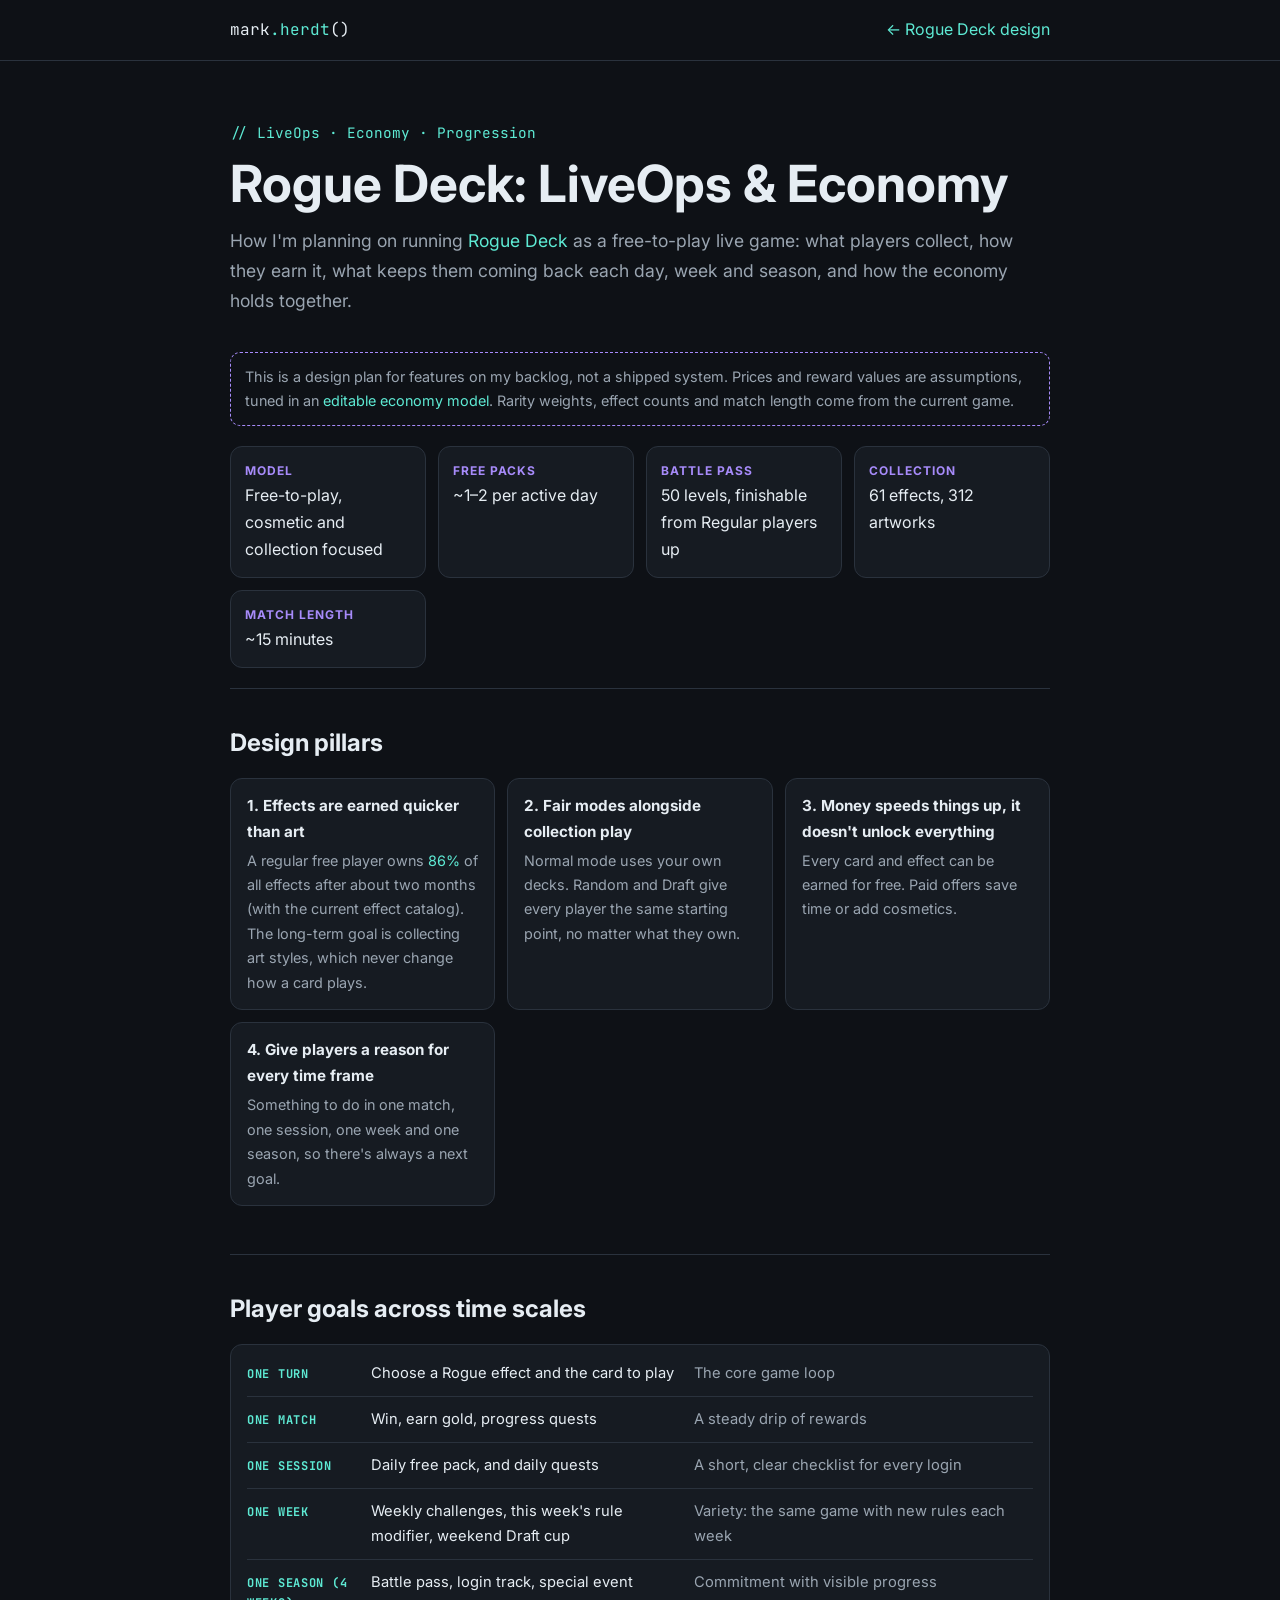
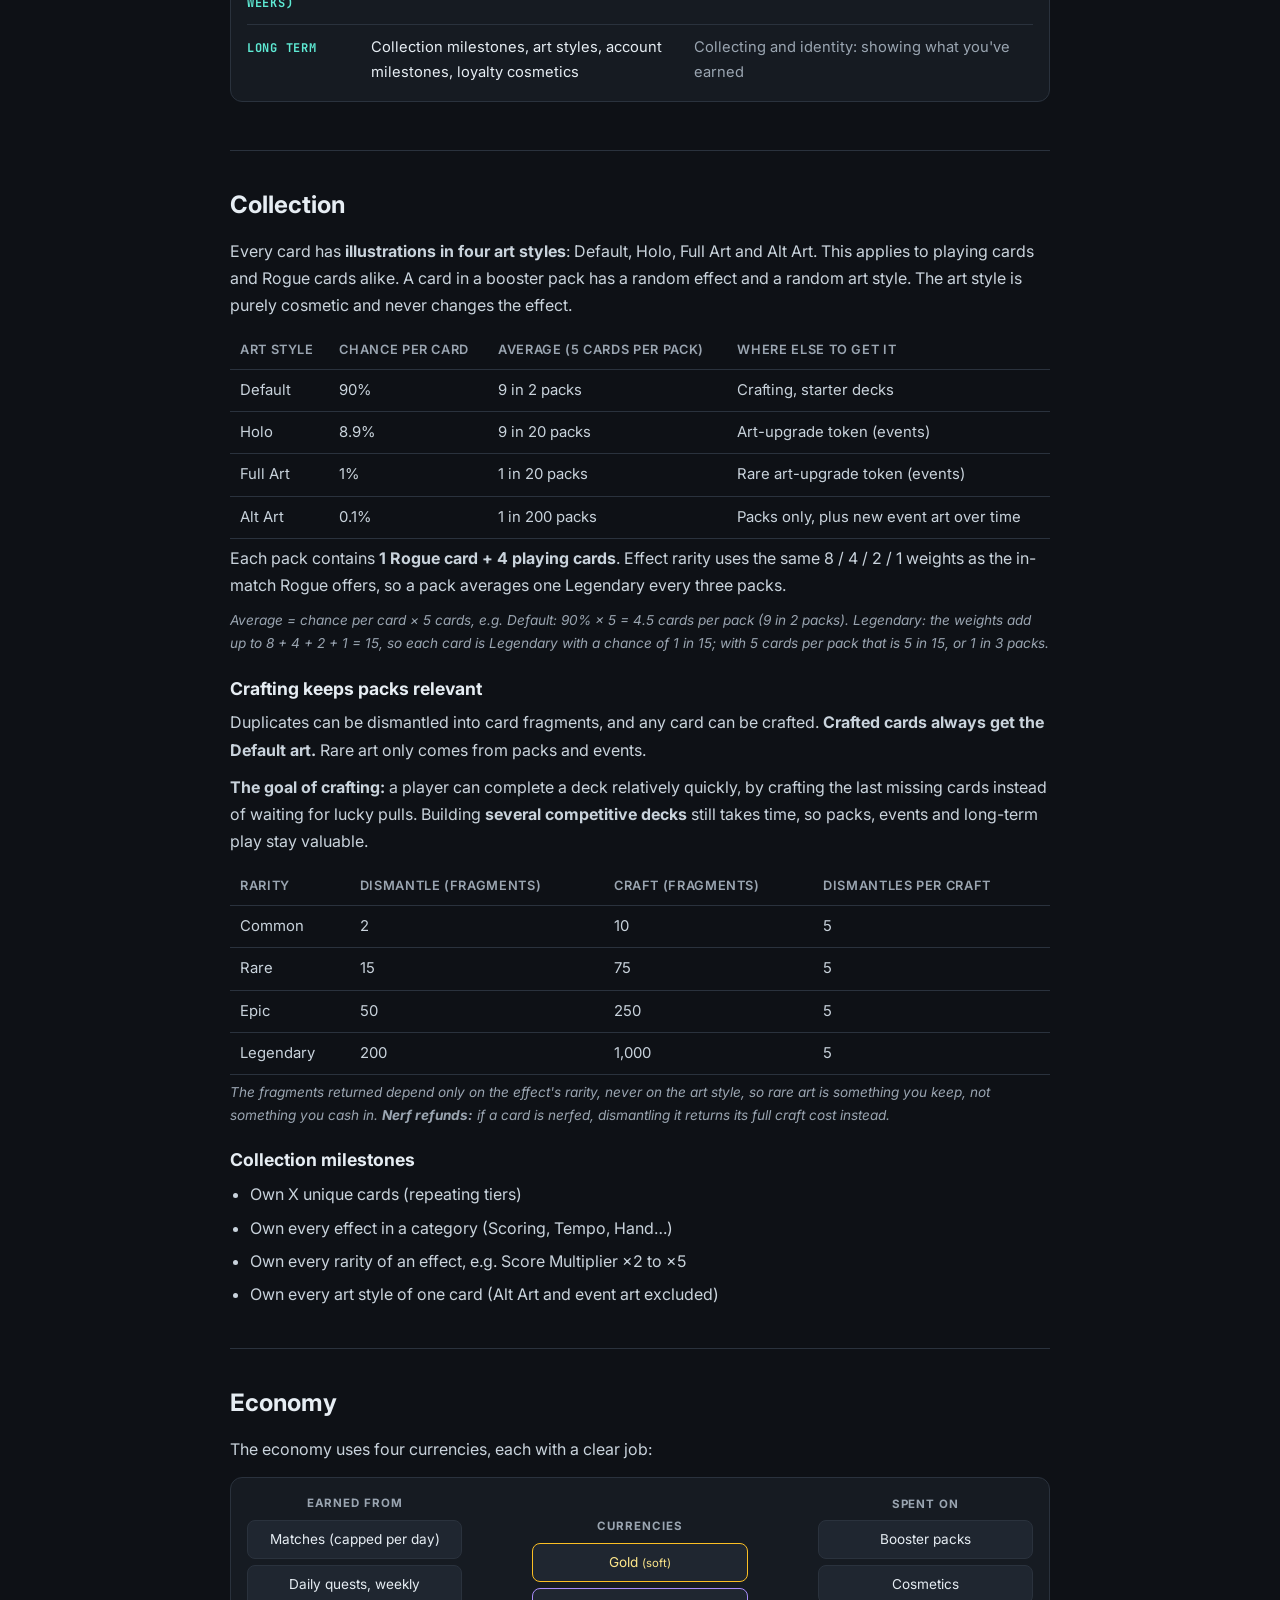
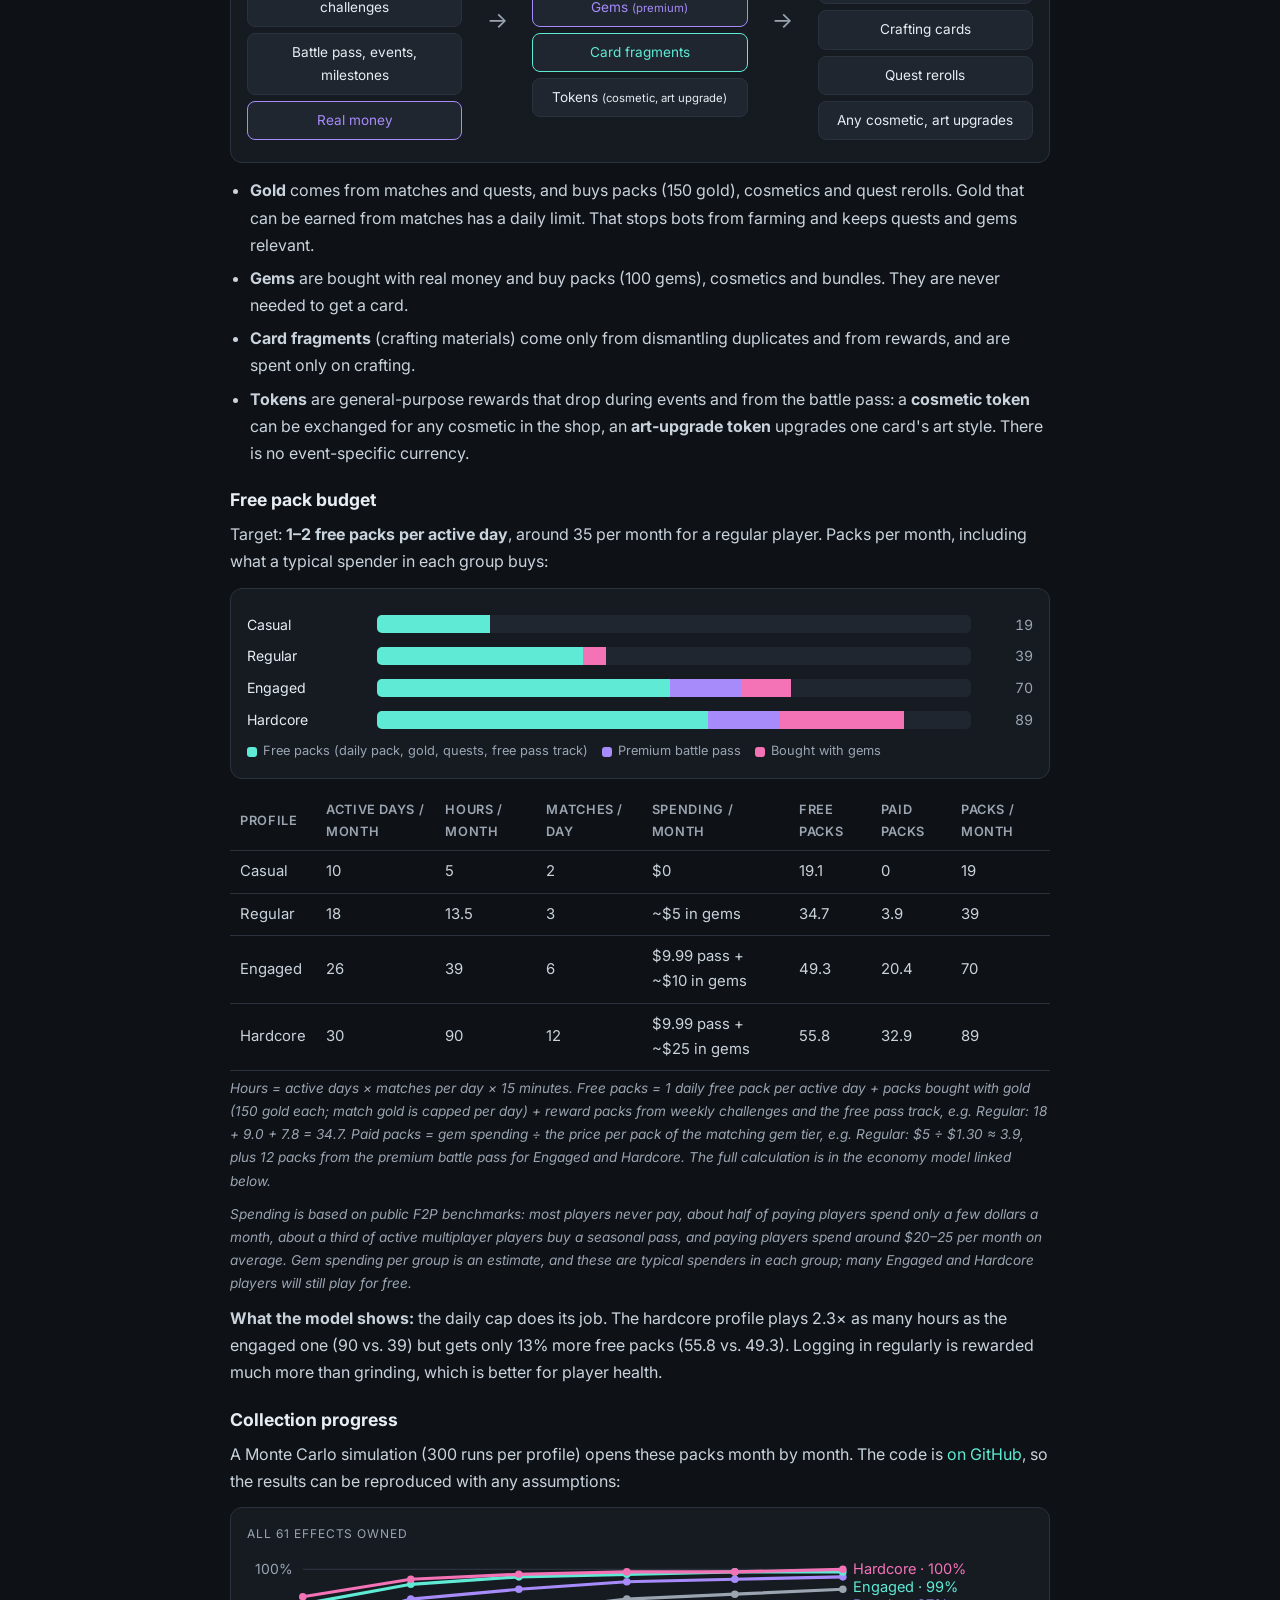
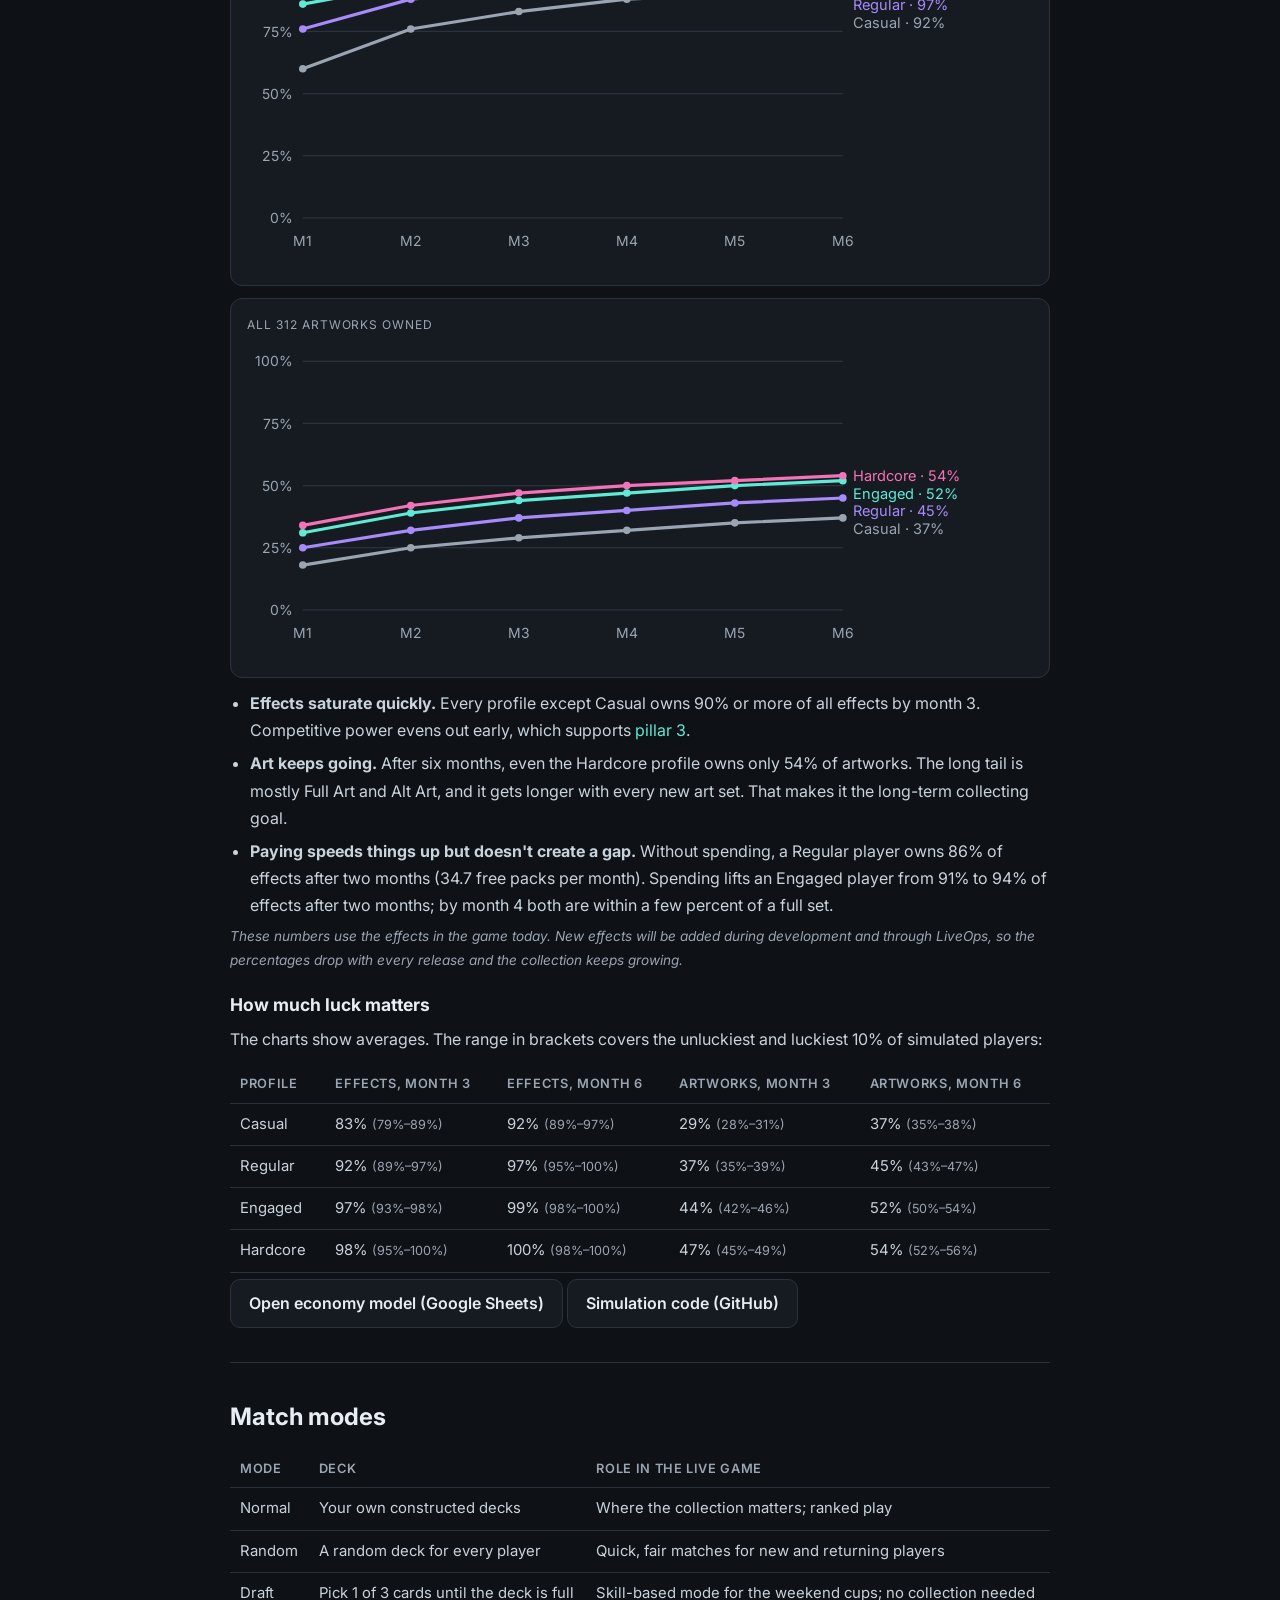
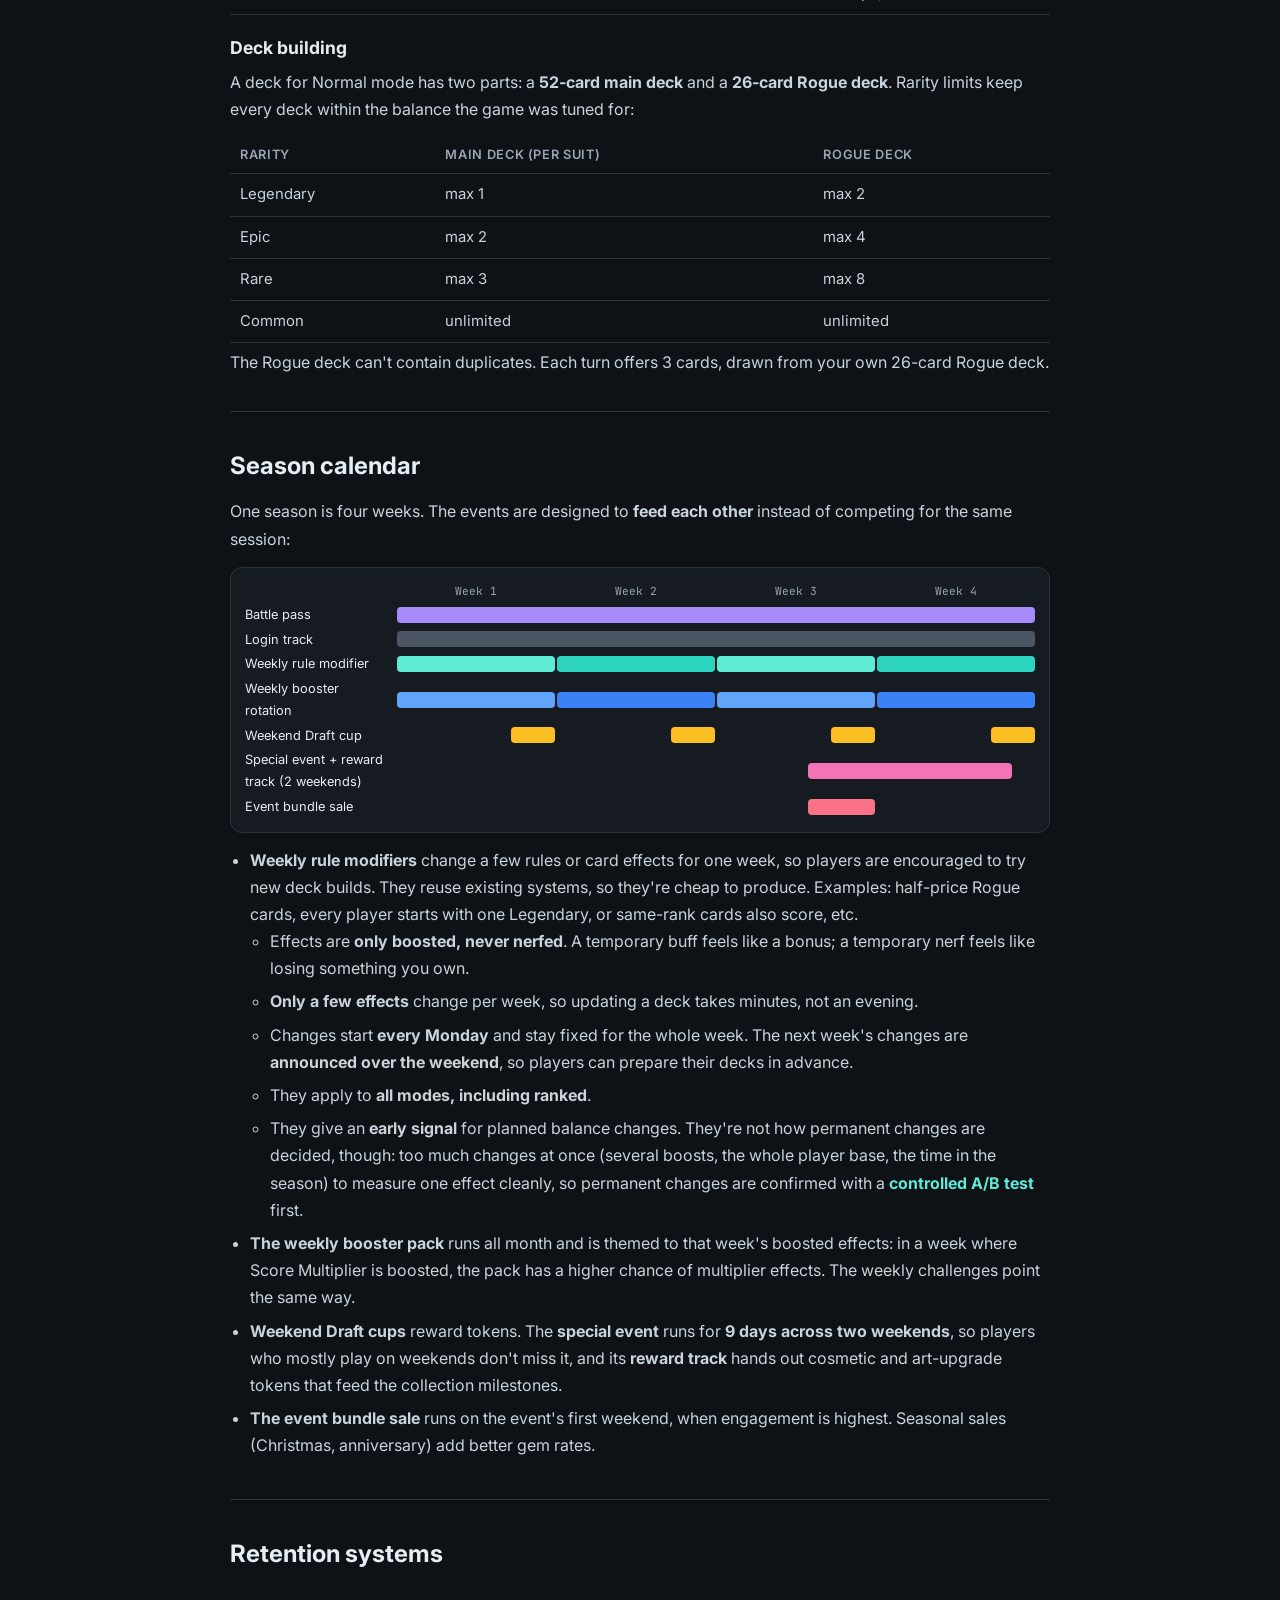
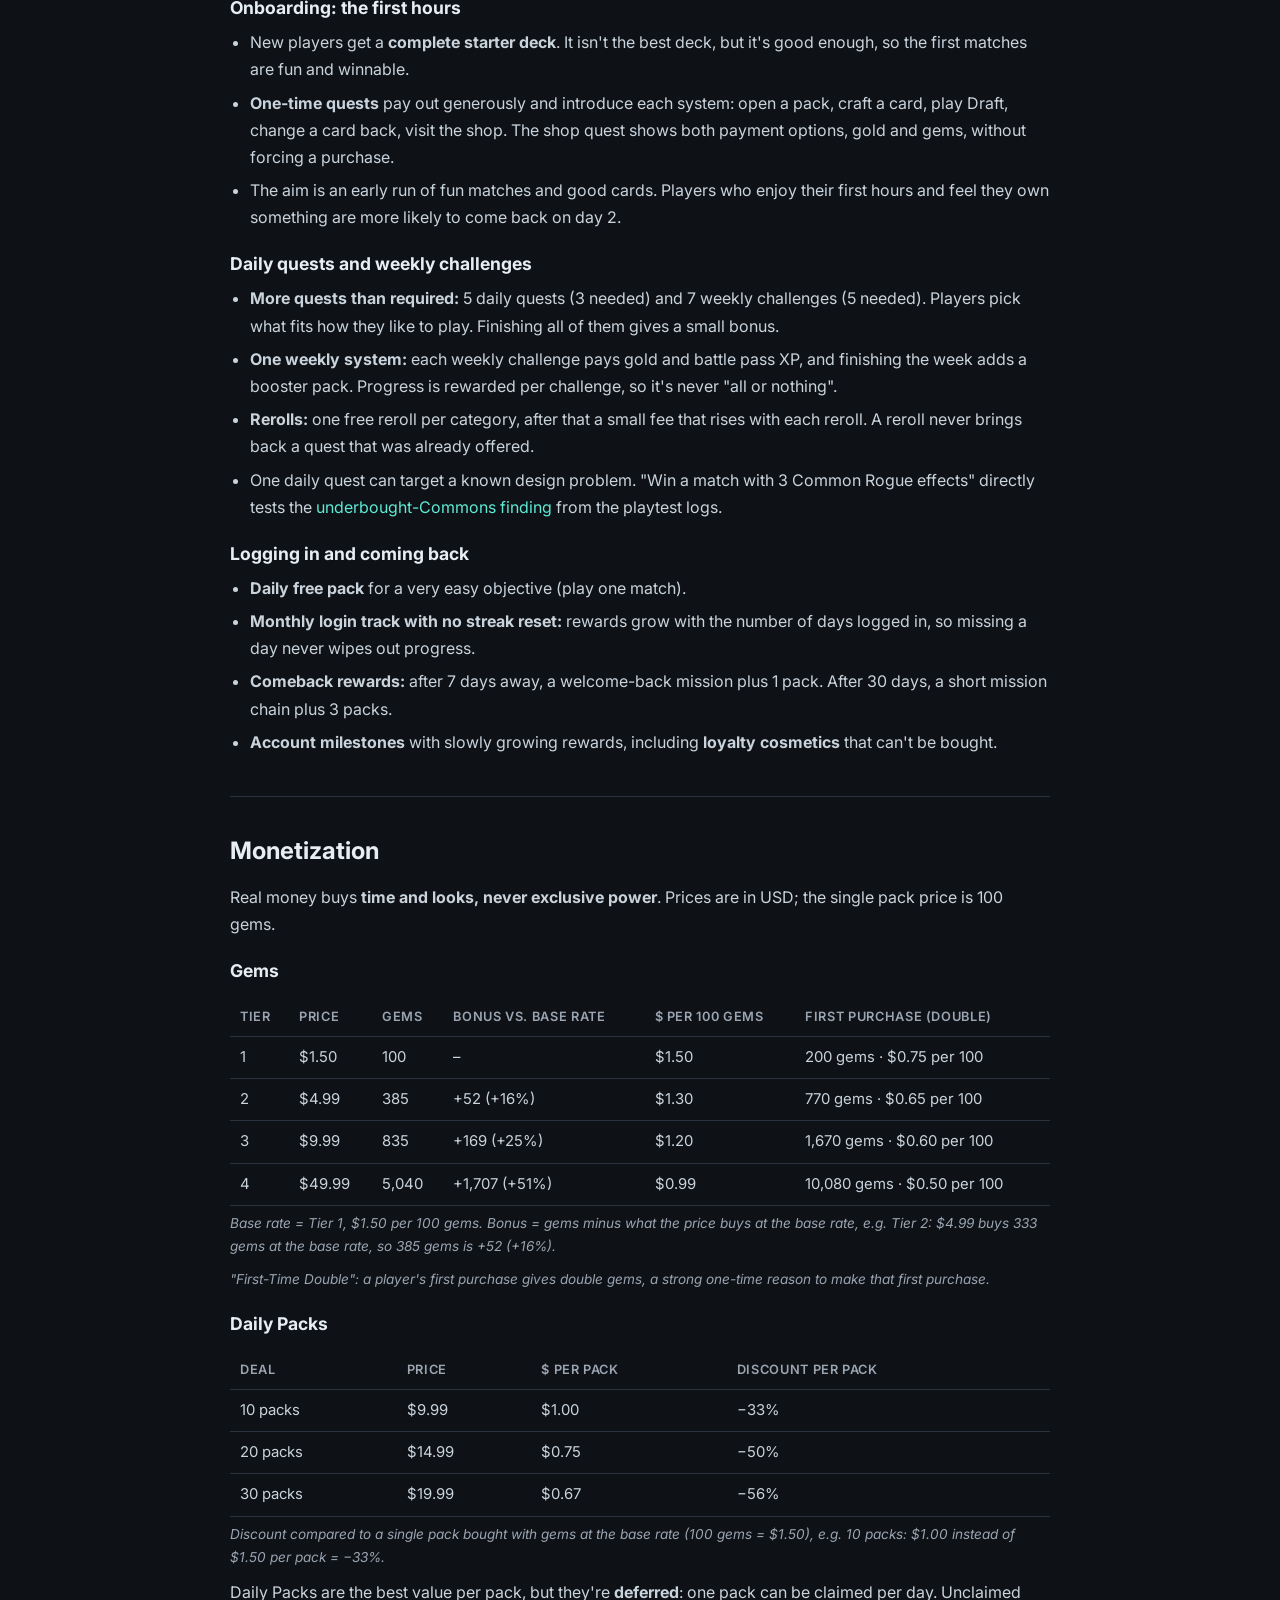
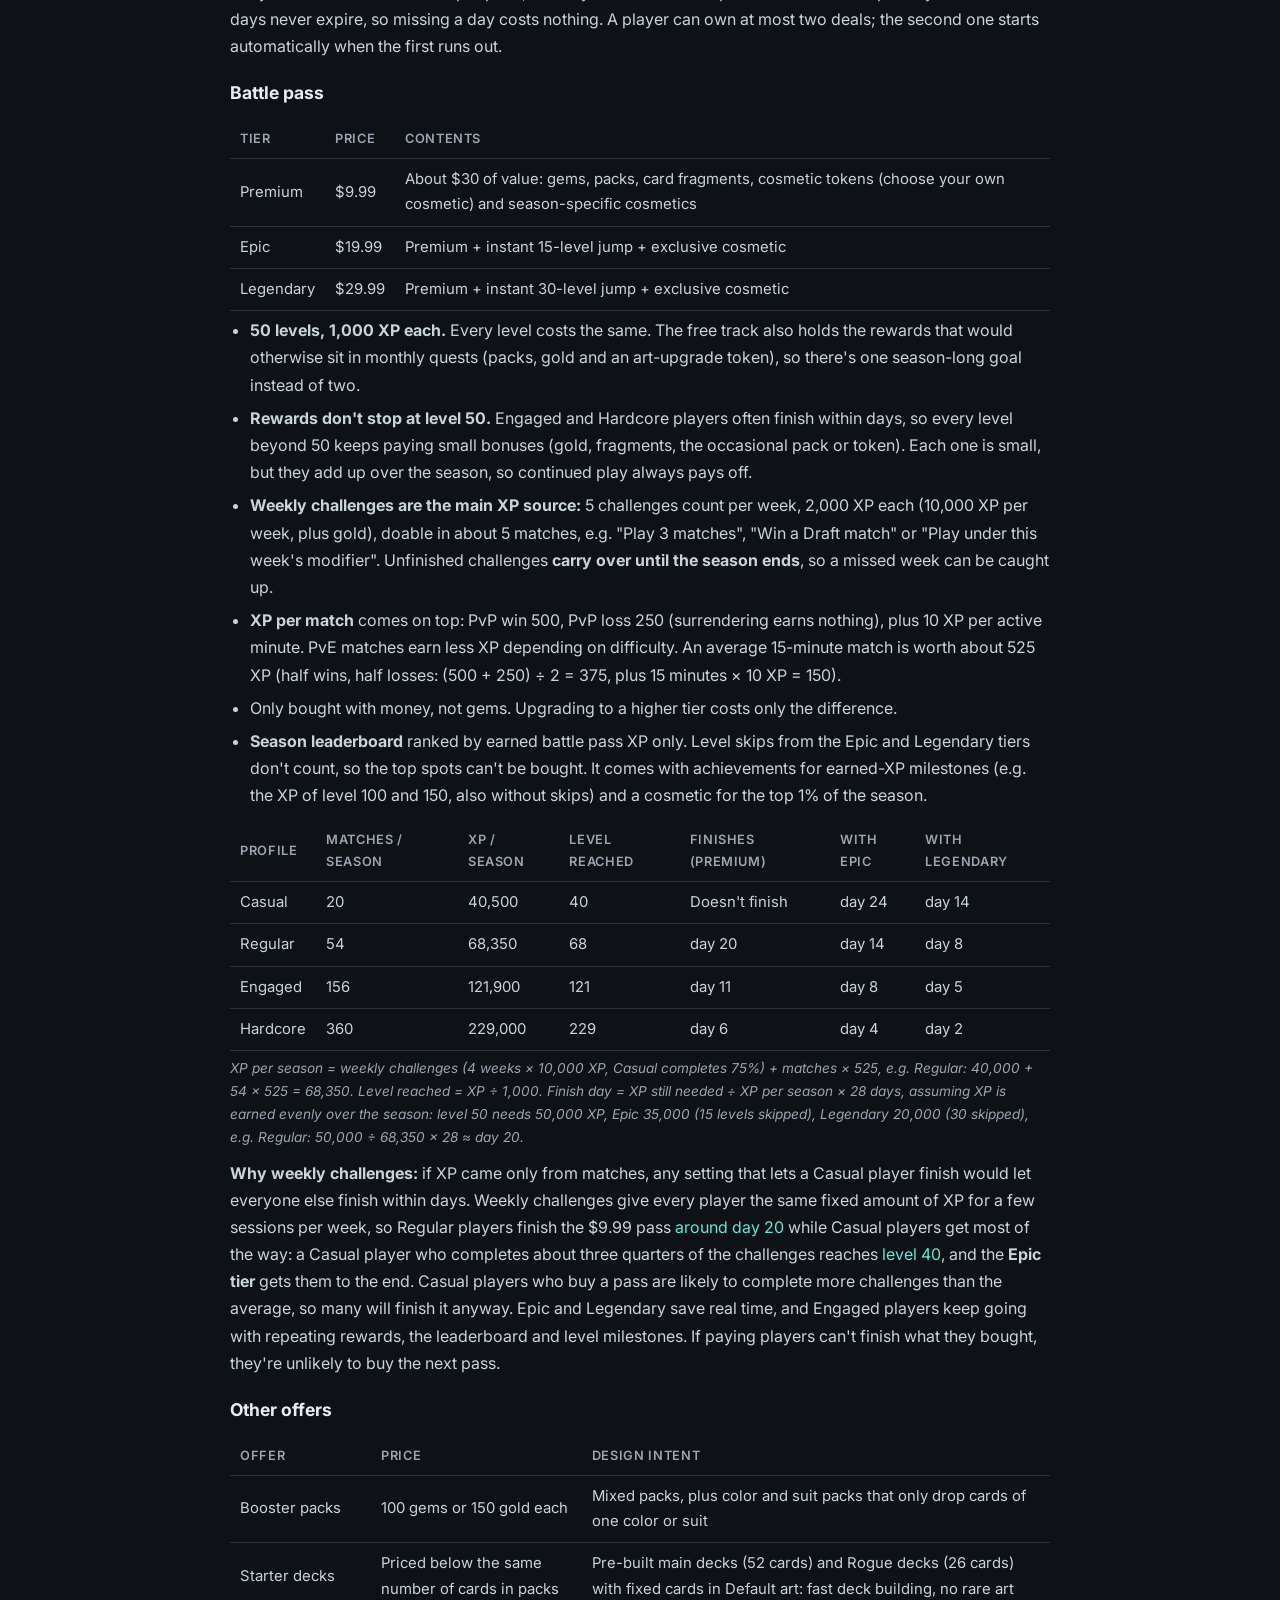
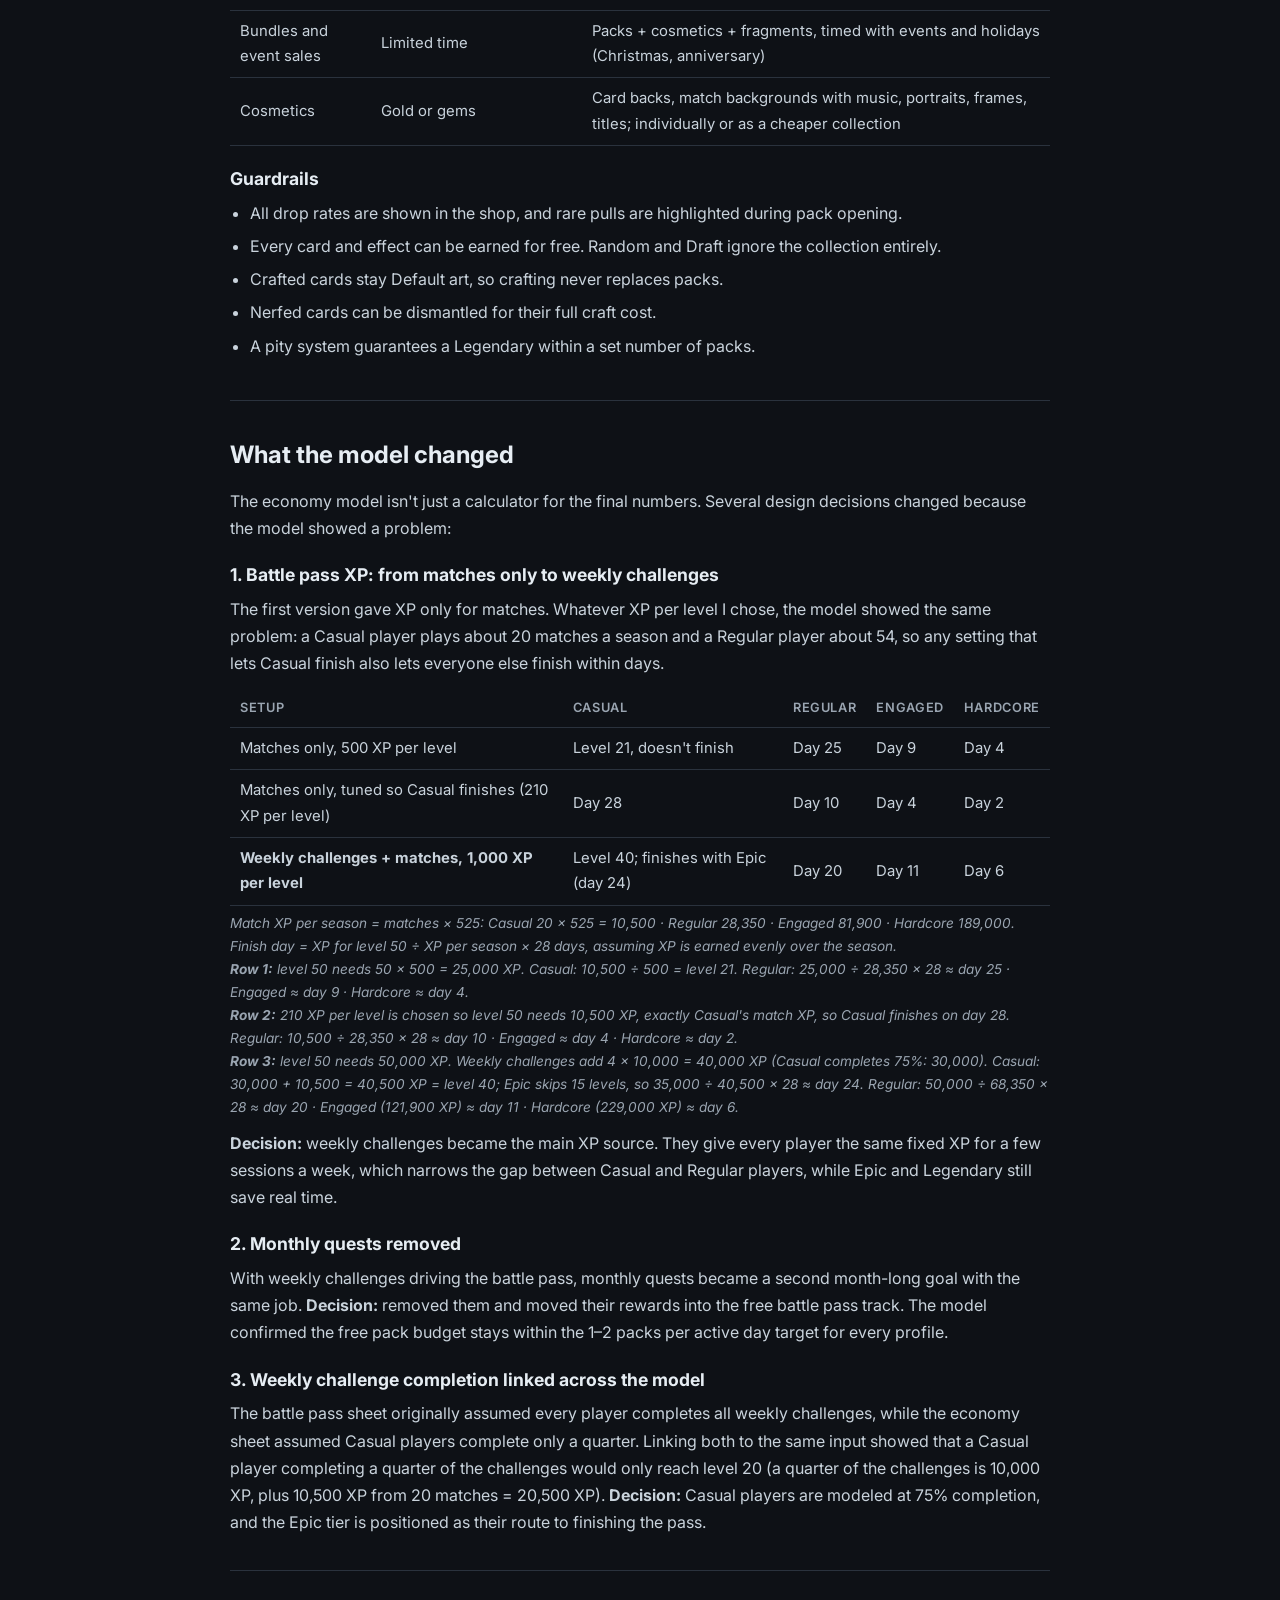
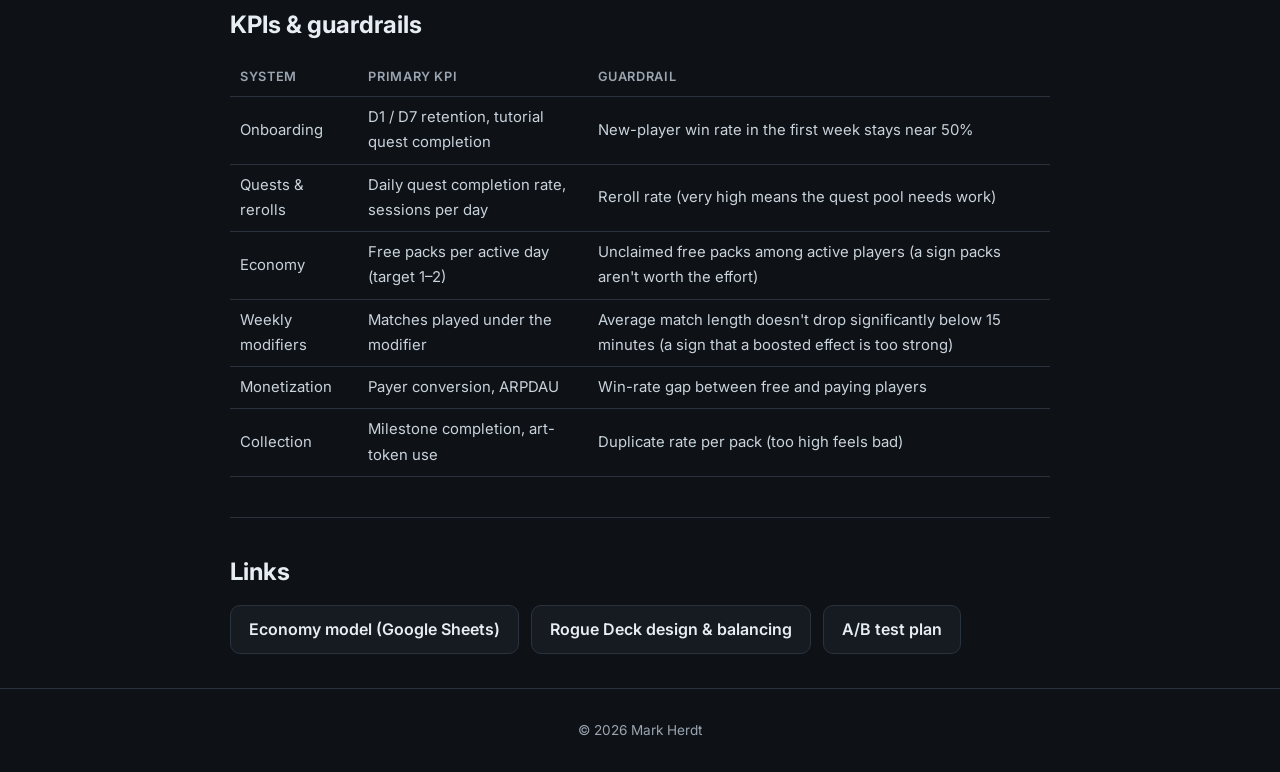
<file: games/rogue-deck/liveops.html>
<!doctype html><html lang="en"><head><meta charset="utf-8">
<link rel="icon" href="data:image/svg+xml,%3Csvg xmlns=%22http://www.w3.org/2000/svg%22 viewBox=%220 0 100 100%22%3E%3Crect width=%22100%22 height=%22100%22 rx=%2220%22 fill=%22%235eead4%22/%3E%3Ctext x=%2250%22 y=%2268%22 font-size=%2252%22 font-family=%22Arial%22 font-weight=%22bold%22 text-anchor=%22middle%22 fill=%22%230e1116%22%3EMH%3C/text%3E%3C/svg%3E">
<meta name="referrer" content="strict-origin-when-cross-origin"><meta name="viewport" content="width=device-width, initial-scale=1">
<title>Rogue Deck – LiveOps &amp; Economy | Mark Herdt</title>
<link href="https://fonts.googleapis.com/css2?family=Inter:wght@400;600;800&family=JetBrains+Mono:wght@500&display=swap" rel="stylesheet">
<link rel="stylesheet" href="../../css/style.css">
<style>li{margin-bottom:6px}
.chart{background:var(--surface);border:1px solid var(--border);border-radius:12px;padding:16px;margin:12px 0}
.bar{display:grid;grid-template-columns:90px 1fr 56px;align-items:center;gap:10px;margin:8px 0}
.bf{height:100%;border-radius:6px}
@media(max-width:600px){table{display:block;overflow-x:auto;white-space:nowrap}}
@media(max-width:700px){.fx{grid-template-columns:1fr}}
.chart .bar{grid-template-columns:150px 1fr 100px}
@media(max-width:600px){.iter dl{grid-template-columns:1fr}.iter dt{padding-top:8px}}
@media(max-width:640px){.rung{grid-template-columns:1fr}}
@media(max-width:700px){.flowx{grid-template-columns:1fr}.arr{transform:rotate(90deg)}}
p+p{margin-top:10px}
</style></head><body>
<nav><div class="wrap"><a class="logo" href="../../index.html">mark<span>.herdt</span>()</a><a href="index.html">← Rogue Deck design</a></div></nav>
<main class="wrap">
<header><p class="tag">// LiveOps · Economy · Progression</p><h1>Rogue Deck: LiveOps &amp; Economy</h1>
<p class="lead">How I'm planning on running <a href="index.html">Rogue Deck</a> as a free-to-play live game: what players collect, how they earn it, what keeps them coming back each day, week and season, and how the economy holds together.</p></header>
<div class="disclaimer">This is a design plan for features on my backlog, not a shipped system. Prices and reward values are assumptions, tuned in an <a href="https://docs.google.com/spreadsheets/d/1jcOW8E9k-_3IaDA458qoxKh_49oPYQluWO2pk144yH0/edit?usp=sharing" target="_blank" rel="noopener">editable economy model</a>. Rarity weights, effect counts and match length come from the current game.</div>
<div class="facts"><div class="fact"><b>Model</b>Free-to-play, cosmetic and collection focused</div><div class="fact"><b>Free packs</b>~1–2 per active day</div><div class="fact"><b>Battle pass</b>50 levels, finishable from Regular players up</div><div class="fact"><b>Collection</b>61 effects, 312 artworks</div><div class="fact"><b>Match length</b>~15 minutes</div></div>

<section><h2>Design pillars</h2>
<div class="cards">
<div class="card"><h4>1. Effects are earned quicker than art</h4><p>A regular free player owns <a href="#paying-gap">86%</a> of all effects after about two months (with the current effect catalog). The long-term goal is collecting art styles, which never change how a card plays.</p></div>
<div class="card"><h4>2. Fair modes alongside collection play</h4><p>Normal mode uses your own decks. Random and Draft give every player the same starting point, no matter what they own.</p></div>
<div class="card" id="pillar-3"><h4>3. Money speeds things up, it doesn't unlock everything</h4><p>Every card and effect can be earned for free. Paid offers save time or add cosmetics.</p></div>
<div class="card"><h4>4. Give players a reason for every time frame</h4><p>Something to do in one match, one session, one week and one season, so there's always a next goal.</p></div>
</div></section>

<section><h2>Player goals across time scales</h2>
<div class="ladder">
<div class="rung"><b>One turn</b><div>Choose a Rogue effect and the card to play</div><span>The core game loop</span></div>
<div class="rung"><b>One match</b><div>Win, earn gold, progress quests</div><span>A steady drip of rewards</span></div>
<div class="rung"><b>One session</b><div>Daily free pack, and daily quests</div><span>A short, clear checklist for every login</span></div>
<div class="rung"><b>One week</b><div>Weekly challenges, this week's rule modifier, weekend Draft cup</div><span>Variety: the same game with new rules each week</span></div>
<div class="rung"><b>One season (4 weeks)</b><div>Battle pass, login track, special event</div><span>Commitment with visible progress</span></div>
<div class="rung"><b>Long term</b><div>Collection milestones, art styles, account milestones, loyalty cosmetics</div><span>Collecting and identity: showing what you've earned</span></div>
</div></section>

<section><h2>Collection</h2>
<p>Every card has <b>illustrations in four art styles</b>: Default, Holo, Full Art and Alt Art. This applies to playing cards and Rogue cards alike. A card in a booster pack has a random effect and a random art style. The art style is purely cosmetic and never changes the effect.</p>
<table><tr><th>Art style</th><th>Chance per card</th><th>Average (5 cards per pack)</th><th>Where else to get it</th></tr>
<tr><td>Default</td><td>90%</td><td>9 in 2 packs</td><td>Crafting, starter decks</td></tr>
<tr><td>Holo</td><td>8.9%</td><td>9 in 20 packs</td><td>Art-upgrade token (events)</td></tr>
<tr><td>Full Art</td><td>1%</td><td>1 in 20 packs</td><td>Rare art-upgrade token (events)</td></tr>
<tr><td>Alt Art</td><td>0.1%</td><td>1 in 200 packs</td><td>Packs only, plus new event art over time</td></tr></table>
<p>Each pack contains <b>1 Rogue card + 4 playing cards</b>. Effect rarity uses the same 8 / 4 / 2 / 1 weights as the in-match Rogue offers, so a pack averages one Legendary every three packs.</p>
<p class="note">Average = chance per card × 5 cards, e.g. Default: 90% × 5 = 4.5 cards per pack (9 in 2 packs). Legendary: the weights add up to 8 + 4 + 2 + 1 = 15, so each card is Legendary with a chance of 1 in 15; with 5 cards per pack that is 5 in 15, or 1 in 3 packs.</p>
<h3>Crafting keeps packs relevant</h3>
<p>Duplicates can be dismantled into card fragments, and any card can be crafted. <b>Crafted cards always get the Default art.</b> Rare art only comes from packs and events.</p>
<p><b>The goal of crafting:</b> a player can complete a deck relatively quickly, by crafting the last missing cards instead of waiting for lucky pulls. Building <b>several competitive decks</b> still takes time, so packs, events and long-term play stay valuable.</p>
<table><tr><th>Rarity</th><th>Dismantle (fragments)</th><th>Craft (fragments)</th><th>Dismantles per craft</th></tr>
<tr><td>Common</td><td>2</td><td>10</td><td>5</td></tr><tr><td>Rare</td><td>15</td><td>75</td><td>5</td></tr><tr><td>Epic</td><td>50</td><td>250</td><td>5</td></tr><tr><td>Legendary</td><td>200</td><td>1,000</td><td>5</td></tr></table>
<p class="note">The fragments returned depend only on the effect's rarity, never on the art style, so rare art is something you keep, not something you cash in. <b>Nerf refunds:</b> if a card is nerfed, dismantling it returns its full craft cost instead.</p>
<h3>Collection milestones</h3>
<ul><li>Own X unique cards (repeating tiers)</li><li>Own every effect in a category (Scoring, Tempo, Hand…)</li><li>Own every rarity of an effect, e.g. Score Multiplier ×2 to ×5</li><li>Own every art style of one card (Alt Art and event art excluded)</li></ul>
</section>

<section><h2>Economy</h2>
<p>The economy uses four currencies, each with a clear job:</p>
<div class="flowx">
<div class="col"><h5>Earned from</h5><div class="box">Matches (capped per day)</div><div class="box">Daily quests, weekly challenges</div><div class="box">Battle pass, events, milestones</div><div class="box p">Real money</div></div>
<div class="arr">→</div>
<div class="col"><h5>Currencies</h5><div class="box y">Gold <small>(soft)</small></div><div class="box p">Gems <small>(premium)</small></div><div class="box g">Card fragments</div><div class="box">Tokens <small>(cosmetic, art upgrade)</small></div></div>
<div class="arr">→</div>
<div class="col"><h5>Spent on</h5><div class="box">Booster packs</div><div class="box">Cosmetics</div><div class="box">Crafting cards</div><div class="box">Quest rerolls</div><div class="box">Any cosmetic, art upgrades</div></div>
</div>
<ul>
<li><b>Gold</b> comes from matches and quests, and buys packs (150 gold), cosmetics and quest rerolls. Gold that can be earned from matches has a daily limit. That stops bots from farming and keeps quests and gems relevant.</li>
<li><b>Gems</b> are bought with real money and buy packs (100 gems), cosmetics and bundles. They are never needed to get a card.</li>
<li><b>Card fragments</b> (crafting materials) come only from dismantling duplicates and from rewards, and are spent only on crafting.</li>
<li><b>Tokens</b> are general-purpose rewards that drop during events and from the battle pass: a <b>cosmetic token</b> can be exchanged for any cosmetic in the shop, an <b>art-upgrade token</b> upgrades one card's art style. There is no event-specific currency.</li>
</ul>
<h3>Free pack budget</h3>
<p>Target: <b>1–2 free packs per active day</b>, around 35 per month for a regular player. Packs per month, including what a typical spender in each group buys:</p>
<div class="chart"><div class="stack"><span>Casual</span><div class="st"><span style="width:19.1%;background:#5eead4"></span></div><span class="v">19</span></div><div class="stack"><span>Regular</span><div class="st"><span style="width:34.7%;background:#5eead4"></span><span style="width:3.9%;background:#f472b6"></span></div><span class="v">39</span></div><div class="stack"><span>Engaged</span><div class="st"><span style="width:49.3%;background:#5eead4"></span><span style="width:12.0%;background:#a78bfa"></span><span style="width:8.4%;background:#f472b6"></span></div><span class="v">70</span></div><div class="stack"><span>Hardcore</span><div class="st"><span style="width:55.8%;background:#5eead4"></span><span style="width:12.0%;background:#a78bfa"></span><span style="width:20.9%;background:#f472b6"></span></div><span class="v">89</span></div>
<div class="key"><span><i style="background:#5eead4"></i>Free packs (daily pack, gold, quests, free pass track)</span><span><i style="background:#a78bfa"></i>Premium battle pass</span><span><i style="background:#f472b6"></i>Bought with gems</span></div></div>
<table><tr><th>Profile</th><th>Active days / month</th><th>Hours / month</th><th>Matches / day</th><th>Spending / month</th><th>Free packs</th><th>Paid packs</th><th>Packs / month</th></tr>
<tr><td>Casual</td><td>10</td><td>5</td><td>2</td><td>$0</td><td>19.1</td><td>0</td><td>19</td></tr>
<tr><td>Regular</td><td>18</td><td>13.5</td><td>3</td><td>~$5 in gems</td><td>34.7</td><td>3.9</td><td>39</td></tr>
<tr><td>Engaged</td><td>26</td><td>39</td><td>6</td><td>$9.99 pass + ~$10 in gems</td><td>49.3</td><td>20.4</td><td>70</td></tr>
<tr><td>Hardcore</td><td>30</td><td>90</td><td>12</td><td>$9.99 pass + ~$25 in gems</td><td>55.8</td><td>32.9</td><td>89</td></tr></table>
<p class="note">Hours = active days × matches per day × 15 minutes. Free packs = 1 daily free pack per active day + packs bought with gold (150 gold each; match gold is capped per day) + reward packs from weekly challenges and the free pass track, e.g. Regular: 18 + 9.0 + 7.8 = 34.7. Paid packs = gem spending ÷ the price per pack of the matching gem tier, e.g. Regular: $5 ÷ $1.30 ≈ 3.9, plus 12 packs from the premium battle pass for Engaged and Hardcore. The full calculation is in the economy model linked below.</p>
<p class="note">Spending is based on public F2P benchmarks: most players never pay, about half of paying players spend only a few dollars a month, about a third of active multiplayer players buy a seasonal pass, and paying players spend around $20–25 per month on average. Gem spending per group is an estimate, and these are typical spenders in each group; many Engaged and Hardcore players will still play for free.</p>
<p><b>What the model shows:</b> the daily cap does its job. The hardcore profile plays 2.3× as many hours as the engaged one (90 vs. 39) but gets only 13% more free packs (55.8 vs. 49.3). Logging in regularly is rewarded much more than grinding, which is better for player health.</p>
<h3>Collection progress</h3>
<p>A Monte Carlo simulation (300 runs per profile) opens these packs month by month. The code is <a href="https://github.com/MomSesImSpcl/MarkHerdt.dev/tree/main/tools/economy-sim" target="_blank" rel="noopener">on GitHub</a>, so the results can be reproduced with any assumptions:</p>
<div class="chart"><div class="ct" style="font-size:.75rem;text-transform:uppercase;letter-spacing:.08em;color:var(--muted)">All 61 effects owned</div><svg viewBox="0 0 620 250" width="100%" role="img" aria-label="Effect collection over 6 months"><line x1="44" x2="470" y1="216.0" y2="216.0" stroke="#2a323d"/><text x="36" y="220.0" fill="#9aa5b1" font-size="11" text-anchor="end">0%</text><line x1="44" x2="470" y1="167.0" y2="167.0" stroke="#2a323d"/><text x="36" y="171.0" fill="#9aa5b1" font-size="11" text-anchor="end">25%</text><line x1="44" x2="470" y1="118.0" y2="118.0" stroke="#2a323d"/><text x="36" y="122.0" fill="#9aa5b1" font-size="11" text-anchor="end">50%</text><line x1="44" x2="470" y1="69.0" y2="69.0" stroke="#2a323d"/><text x="36" y="73.0" fill="#9aa5b1" font-size="11" text-anchor="end">75%</text><line x1="44" x2="470" y1="20.0" y2="20.0" stroke="#2a323d"/><text x="36" y="24.0" fill="#9aa5b1" font-size="11" text-anchor="end">100%</text><text x="44.0" y="238" fill="#9aa5b1" font-size="11" text-anchor="middle">M1</text><text x="129.2" y="238" fill="#9aa5b1" font-size="11" text-anchor="middle">M2</text><text x="214.4" y="238" fill="#9aa5b1" font-size="11" text-anchor="middle">M3</text><text x="299.6" y="238" fill="#9aa5b1" font-size="11" text-anchor="middle">M4</text><text x="384.8" y="238" fill="#9aa5b1" font-size="11" text-anchor="middle">M5</text><text x="470.0" y="238" fill="#9aa5b1" font-size="11" text-anchor="middle">M6</text><polyline points="44.0,98.4 129.2,67.0 214.4,53.3 299.6,43.5 384.8,39.6 470.0,35.7" fill="none" stroke="#9aa5b1" stroke-width="2.5"/><circle cx="44.0" cy="98.4" r="3" fill="#9aa5b1"/><circle cx="129.2" cy="67.0" r="3" fill="#9aa5b1"/><circle cx="214.4" cy="53.3" r="3" fill="#9aa5b1"/><circle cx="299.6" cy="43.5" r="3" fill="#9aa5b1"/><circle cx="384.8" cy="39.6" r="3" fill="#9aa5b1"/><circle cx="470.0" cy="35.7" r="3" fill="#9aa5b1"/><polyline points="44.0,67.0 129.2,43.5 214.4,35.7 299.6,29.8 384.8,27.8 470.0,25.9" fill="none" stroke="#a78bfa" stroke-width="2.5"/><circle cx="44.0" cy="67.0" r="3" fill="#a78bfa"/><circle cx="129.2" cy="43.5" r="3" fill="#a78bfa"/><circle cx="214.4" cy="35.7" r="3" fill="#a78bfa"/><circle cx="299.6" cy="29.8" r="3" fill="#a78bfa"/><circle cx="384.8" cy="27.8" r="3" fill="#a78bfa"/><circle cx="470.0" cy="25.9" r="3" fill="#a78bfa"/><polyline points="44.0,47.4 129.2,31.8 214.4,25.9 299.6,23.9 384.8,22.0 470.0,22.0" fill="none" stroke="#5eead4" stroke-width="2.5"/><circle cx="44.0" cy="47.4" r="3" fill="#5eead4"/><circle cx="129.2" cy="31.8" r="3" fill="#5eead4"/><circle cx="214.4" cy="25.9" r="3" fill="#5eead4"/><circle cx="299.6" cy="23.9" r="3" fill="#5eead4"/><circle cx="384.8" cy="22.0" r="3" fill="#5eead4"/><circle cx="470.0" cy="22.0" r="3" fill="#5eead4"/><polyline points="44.0,41.6 129.2,27.8 214.4,23.9 299.6,22.0 384.8,22.0 470.0,20.0" fill="none" stroke="#f472b6" stroke-width="2.5"/><circle cx="44.0" cy="41.6" r="3" fill="#f472b6"/><circle cx="129.2" cy="27.8" r="3" fill="#f472b6"/><circle cx="214.4" cy="23.9" r="3" fill="#f472b6"/><circle cx="299.6" cy="22.0" r="3" fill="#f472b6"/><circle cx="384.8" cy="22.0" r="3" fill="#f472b6"/><circle cx="470.0" cy="20.0" r="3" fill="#f472b6"/><text x="478" y="24.0" fill="#f472b6" font-size="11.5">Hardcore · 100%</text><text x="478" y="38.0" fill="#5eead4" font-size="11.5">Engaged · 99%</text><text x="478" y="52.0" fill="#a78bfa" font-size="11.5">Regular · 97%</text><text x="478" y="66.0" fill="#9aa5b1" font-size="11.5">Casual · 92%</text></svg></div>
<div class="chart"><div class="ct" style="font-size:.75rem;text-transform:uppercase;letter-spacing:.08em;color:var(--muted)">All 312 artworks owned</div><svg viewBox="0 0 620 250" width="100%" role="img" aria-label="Artwork collection over 6 months"><line x1="44" x2="470" y1="216.0" y2="216.0" stroke="#2a323d"/><text x="36" y="220.0" fill="#9aa5b1" font-size="11" text-anchor="end">0%</text><line x1="44" x2="470" y1="167.0" y2="167.0" stroke="#2a323d"/><text x="36" y="171.0" fill="#9aa5b1" font-size="11" text-anchor="end">25%</text><line x1="44" x2="470" y1="118.0" y2="118.0" stroke="#2a323d"/><text x="36" y="122.0" fill="#9aa5b1" font-size="11" text-anchor="end">50%</text><line x1="44" x2="470" y1="69.0" y2="69.0" stroke="#2a323d"/><text x="36" y="73.0" fill="#9aa5b1" font-size="11" text-anchor="end">75%</text><line x1="44" x2="470" y1="20.0" y2="20.0" stroke="#2a323d"/><text x="36" y="24.0" fill="#9aa5b1" font-size="11" text-anchor="end">100%</text><text x="44.0" y="238" fill="#9aa5b1" font-size="11" text-anchor="middle">M1</text><text x="129.2" y="238" fill="#9aa5b1" font-size="11" text-anchor="middle">M2</text><text x="214.4" y="238" fill="#9aa5b1" font-size="11" text-anchor="middle">M3</text><text x="299.6" y="238" fill="#9aa5b1" font-size="11" text-anchor="middle">M4</text><text x="384.8" y="238" fill="#9aa5b1" font-size="11" text-anchor="middle">M5</text><text x="470.0" y="238" fill="#9aa5b1" font-size="11" text-anchor="middle">M6</text><polyline points="44.0,180.7 129.2,167.0 214.4,159.2 299.6,153.3 384.8,147.4 470.0,143.5" fill="none" stroke="#9aa5b1" stroke-width="2.5"/><circle cx="44.0" cy="180.7" r="3" fill="#9aa5b1"/><circle cx="129.2" cy="167.0" r="3" fill="#9aa5b1"/><circle cx="214.4" cy="159.2" r="3" fill="#9aa5b1"/><circle cx="299.6" cy="153.3" r="3" fill="#9aa5b1"/><circle cx="384.8" cy="147.4" r="3" fill="#9aa5b1"/><circle cx="470.0" cy="143.5" r="3" fill="#9aa5b1"/><polyline points="44.0,167.0 129.2,153.3 214.4,143.5 299.6,137.6 384.8,131.7 470.0,127.8" fill="none" stroke="#a78bfa" stroke-width="2.5"/><circle cx="44.0" cy="167.0" r="3" fill="#a78bfa"/><circle cx="129.2" cy="153.3" r="3" fill="#a78bfa"/><circle cx="214.4" cy="143.5" r="3" fill="#a78bfa"/><circle cx="299.6" cy="137.6" r="3" fill="#a78bfa"/><circle cx="384.8" cy="131.7" r="3" fill="#a78bfa"/><circle cx="470.0" cy="127.8" r="3" fill="#a78bfa"/><polyline points="44.0,155.2 129.2,139.6 214.4,129.8 299.6,123.9 384.8,118.0 470.0,114.1" fill="none" stroke="#5eead4" stroke-width="2.5"/><circle cx="44.0" cy="155.2" r="3" fill="#5eead4"/><circle cx="129.2" cy="139.6" r="3" fill="#5eead4"/><circle cx="214.4" cy="129.8" r="3" fill="#5eead4"/><circle cx="299.6" cy="123.9" r="3" fill="#5eead4"/><circle cx="384.8" cy="118.0" r="3" fill="#5eead4"/><circle cx="470.0" cy="114.1" r="3" fill="#5eead4"/><polyline points="44.0,149.4 129.2,133.7 214.4,123.9 299.6,118.0 384.8,114.1 470.0,110.2" fill="none" stroke="#f472b6" stroke-width="2.5"/><circle cx="44.0" cy="149.4" r="3" fill="#f472b6"/><circle cx="129.2" cy="133.7" r="3" fill="#f472b6"/><circle cx="214.4" cy="123.9" r="3" fill="#f472b6"/><circle cx="299.6" cy="118.0" r="3" fill="#f472b6"/><circle cx="384.8" cy="114.1" r="3" fill="#f472b6"/><circle cx="470.0" cy="110.2" r="3" fill="#f472b6"/><text x="478" y="114.2" fill="#f472b6" font-size="11.5">Hardcore · 54%</text><text x="478" y="128.2" fill="#5eead4" font-size="11.5">Engaged · 52%</text><text x="478" y="142.2" fill="#a78bfa" font-size="11.5">Regular · 45%</text><text x="478" y="156.2" fill="#9aa5b1" font-size="11.5">Casual · 37%</text></svg></div>
<ul>
<li><b>Effects saturate quickly.</b> Every profile except Casual owns 90% or more of all effects by month 3. Competitive power evens out early, which supports <a href="#pillar-3">pillar 3</a>.</li>
<li><b>Art keeps going.</b> After six months, even the Hardcore profile owns only 54% of artworks. The long tail is mostly Full Art and Alt Art, and it gets longer with every new art set. That makes it the long-term collecting goal.</li>
<li id="paying-gap"><b>Paying speeds things up but doesn't create a gap.</b> Without spending, a Regular player owns 86% of effects after two months (34.7 free packs per month). Spending lifts an Engaged player from 91% to 94% of effects after two months; by month 4 both are within a few percent of a full set.</li>
</ul>
<p class="note">These numbers use the effects in the game today. New effects will be added during development and through LiveOps, so the percentages drop with every release and the collection keeps growing.</p>
<h3>How much luck matters</h3>
<p>The charts show averages. The range in brackets covers the unluckiest and luckiest 10% of simulated players:</p>
<table><tr><th>Profile</th><th>Effects, month 3</th><th>Effects, month 6</th><th>Artworks, month 3</th><th>Artworks, month 6</th></tr><tr><td>Casual</td><td>83% <span class="rng">(79%–89%)</span></td><td>92% <span class="rng">(89%–97%)</span></td><td>29% <span class="rng">(28%–31%)</span></td><td>37% <span class="rng">(35%–38%)</span></td></tr><tr><td>Regular</td><td>92% <span class="rng">(89%–97%)</span></td><td>97% <span class="rng">(95%–100%)</span></td><td>37% <span class="rng">(35%–39%)</span></td><td>45% <span class="rng">(43%–47%)</span></td></tr><tr><td>Engaged</td><td>97% <span class="rng">(93%–98%)</span></td><td>99% <span class="rng">(98%–100%)</span></td><td>44% <span class="rng">(42%–46%)</span></td><td>52% <span class="rng">(50%–54%)</span></td></tr><tr><td>Hardcore</td><td>98% <span class="rng">(95%–100%)</span></td><td>100% <span class="rng">(98%–100%)</span></td><td>47% <span class="rng">(45%–49%)</span></td><td>54% <span class="rng">(52%–56%)</span></td></tr></table><p><a class="btn" href="https://docs.google.com/spreadsheets/d/1jcOW8E9k-_3IaDA458qoxKh_49oPYQluWO2pk144yH0/edit?usp=sharing" target="_blank" rel="noopener">Open economy model (Google Sheets)</a> <a class="btn" href="https://github.com/MomSesImSpcl/MarkHerdt.dev/tree/main/tools/economy-sim" target="_blank" rel="noopener">Simulation code (GitHub)</a></p>
</section>

<section><h2>Match modes</h2>
<table><tr><th>Mode</th><th>Deck</th><th>Role in the live game</th></tr>
<tr><td>Normal</td><td>Your own constructed decks</td><td>Where the collection matters; ranked play</td></tr>
<tr><td>Random</td><td>A random deck for every player</td><td>Quick, fair matches for new and returning players</td></tr>
<tr><td>Draft</td><td>Pick 1 of 3 cards until the deck is full</td><td>Skill-based mode for the weekend cups; no collection needed</td></tr></table>
<h3>Deck building</h3>
<p>A deck for Normal mode has two parts: a <b>52-card main deck</b> and a <b>26-card Rogue deck</b>. Rarity limits keep every deck within the balance the game was tuned for:</p>
<table><tr><th>Rarity</th><th>Main deck (per suit)</th><th>Rogue deck</th></tr>
<tr><td>Legendary</td><td>max 1</td><td>max 2</td></tr>
<tr><td>Epic</td><td>max 2</td><td>max 4</td></tr>
<tr><td>Rare</td><td>max 3</td><td>max 8</td></tr>
<tr><td>Common</td><td>unlimited</td><td>unlimited</td></tr></table>
<p>The Rogue deck can't contain duplicates. Each turn offers 3 cards, drawn from your own 26-card Rogue deck.</p>
</section>

<section><h2>Season calendar</h2>
<p>One season is four weeks. The events are designed to <b>feed each other</b> instead of competing for the same session:</p>
<div class="cal"><div class="calg"><span></span><span class="wk" style="grid-column:span 7">Week 1</span><span class="wk" style="grid-column:span 7">Week 2</span><span class="wk" style="grid-column:span 7">Week 3</span><span class="wk" style="grid-column:span 7">Week 4</span><span class="lab">Battle pass</span><i style="grid-column:span 28;background:#a78bfa"></i><span class="lab">Login track</span><i style="grid-column:span 28;background:#4b5563"></i><span class="lab">Weekly rule modifier</span><i style="grid-column:span 7;background:#5eead4"></i><i style="grid-column:span 7;background:#2dd4bf"></i><i style="grid-column:span 7;background:#5eead4"></i><i style="grid-column:span 7;background:#2dd4bf"></i><span class="lab">Weekly booster rotation</span><i style="grid-column:span 7;background:#60a5fa"></i><i style="grid-column:span 7;background:#3b82f6"></i><i style="grid-column:span 7;background:#60a5fa"></i><i style="grid-column:span 7;background:#3b82f6"></i><span class="lab">Weekend Draft cup</span><span style="grid-column:span 5"></span><i style="grid-column:span 2;background:#fbbf24"></i><span style="grid-column:span 5"></span><i style="grid-column:span 2;background:#fbbf24"></i><span style="grid-column:span 5"></span><i style="grid-column:span 2;background:#fbbf24"></i><span style="grid-column:span 5"></span><i style="grid-column:span 2;background:#fbbf24"></i><span class="lab">Special event + reward track (2 weekends)</span><span style="grid-column:span 18"></span><i style="grid-column:span 9;background:#f472b6"></i><span style="grid-column:span 1"></span><span class="lab">Event bundle sale</span><span style="grid-column:span 18"></span><i style="grid-column:span 3;background:#fb7185"></i><span style="grid-column:span 7"></span></div></div>
<ul>
<li><b>Weekly rule modifiers</b> change a few rules or card effects for one week, so players are encouraged to try new deck builds. They reuse existing systems, so they're cheap to produce. Examples: half-price Rogue cards, every player starts with one Legendary, or same-rank cards also score, etc.
<ul>
<li>Effects are <b>only boosted, never nerfed</b>. A temporary buff feels like a bonus; a temporary nerf feels like losing something you own.</li>
<li><b>Only a few effects</b> change per week, so updating a deck takes minutes, not an evening.</li>
<li>Changes start <b>every Monday</b> and stay fixed for the whole week. The next week's changes are <b>announced over the weekend</b>, so players can prepare their decks in advance.</li>
<li>They apply to <b>all modes, including ranked</b>.</li>
<li>They give an <b>early signal</b> for planned balance changes. They're not how permanent changes are decided, though: too much changes at once (several boosts, the whole player base, the time in the season) to measure one effect cleanly, so permanent changes are confirmed with a <b><a href="ab-test.html">controlled A/B test</a></b> first.</li>
</ul></li>
<li><b>The weekly booster pack</b> runs all month and is themed to that week's boosted effects: in a week where Score Multiplier is boosted, the pack has a higher chance of multiplier effects. The weekly challenges point the same way.</li>
<li><b>Weekend Draft cups</b> reward tokens. The <b>special event</b> runs for <b>9 days across two weekends</b>, so players who mostly play on weekends don't miss it, and its <b>reward track</b> hands out cosmetic and art-upgrade tokens that feed the collection milestones.</li>
<li><b>The event bundle sale</b> runs on the event's first weekend, when engagement is highest. Seasonal sales (Christmas, anniversary) add better gem rates.</li>
</ul>
</section>

<section><h2>Retention systems</h2>
<h3>Onboarding: the first hours</h3>
<ul>
<li>New players get a <b>complete starter deck</b>. It isn't the best deck, but it's good enough, so the first matches are fun and winnable.</li>
<li><b>One-time quests</b> pay out generously and introduce each system: open a pack, craft a card, play Draft, change a card back, visit the shop. The shop quest shows both payment options, gold and gems, without forcing a purchase.</li>
<li>The aim is an early run of fun matches and good cards. Players who enjoy their first hours and feel they own something are more likely to come back on day 2.</li>
</ul>
<h3>Daily quests and weekly challenges</h3>
<ul>
<li><b>More quests than required:</b> 5 daily quests (3 needed) and 7 weekly challenges (5 needed). Players pick what fits how they like to play. Finishing all of them gives a small bonus.</li>
<li><b>One weekly system:</b> each weekly challenge pays gold and battle pass XP, and finishing the week adds a booster pack. Progress is rewarded per challenge, so it's never "all or nothing".</li>
<li><b>Rerolls:</b> one free reroll per category, after that a small fee that rises with each reroll. A reroll never brings back a quest that was already offered.</li>
<li>One daily quest can target a known design problem. "Win a match with 3 Common Rogue effects" directly tests the <a href="index.html#next-experiment">underbought-Commons finding</a> from the playtest logs.</li>
</ul>
<h3>Logging in and coming back</h3>
<ul>
<li><b>Daily free pack</b> for a very easy objective (play one match).</li>
<li><b>Monthly login track with no streak reset:</b> rewards grow with the number of days logged in, so missing a day never wipes out progress.</li>
<li><b>Comeback rewards:</b> after 7 days away, a welcome-back mission plus 1 pack. After 30 days, a short mission chain plus 3 packs.</li>
<li><b>Account milestones</b> with slowly growing rewards, including <b>loyalty cosmetics</b> that can't be bought.</li>
</ul>
</section>

<section><h2>Monetization</h2>
<p>Real money buys <b>time and looks, never exclusive power</b>. Prices are in USD; the single pack price is 100 gems.</p>
<h3>Gems</h3>
<table><tr><th>Tier</th><th>Price</th><th>Gems</th><th>Bonus vs. base rate</th><th>$ per 100 gems</th><th>First purchase (double)</th></tr>
<tr><td>1</td><td>$1.50</td><td>100</td><td>–</td><td>$1.50</td><td>200 gems · $0.75 per 100</td></tr>
<tr><td>2</td><td>$4.99</td><td>385</td><td>+52 (+16%)</td><td>$1.30</td><td>770 gems · $0.65 per 100</td></tr>
<tr><td>3</td><td>$9.99</td><td>835</td><td>+169 (+25%)</td><td>$1.20</td><td>1,670 gems · $0.60 per 100</td></tr>
<tr><td>4</td><td>$49.99</td><td>5,040</td><td>+1,707 (+51%)</td><td>$0.99</td><td>10,080 gems · $0.50 per 100</td></tr></table>
<p class="note">Base rate = Tier 1, $1.50 per 100 gems. Bonus = gems minus what the price buys at the base rate, e.g. Tier 2: $4.99 buys 333 gems at the base rate, so 385 gems is +52 (+16%).</p>
<p class="note">"First-Time Double": a player's first purchase gives double gems, a strong one-time reason to make that first purchase.</p>
<h3>Daily Packs</h3>
<table><tr><th>Deal</th><th>Price</th><th>$ per pack</th><th>Discount per pack</th></tr>
<tr><td>10 packs</td><td>$9.99</td><td>$1.00</td><td>−33%</td></tr>
<tr><td>20 packs</td><td>$14.99</td><td>$0.75</td><td>−50%</td></tr>
<tr><td>30 packs</td><td>$19.99</td><td>$0.67</td><td>−56%</td></tr></table>
<p class="note">Discount compared to a single pack bought with gems at the base rate (100 gems = $1.50), e.g. 10 packs: $1.00 instead of $1.50 per pack = −33%.</p>
<p>Daily Packs are the best value per pack, but they're <b>deferred</b>: one pack can be claimed per day. Unclaimed days never expire, so missing a day costs nothing. A player can own at most two deals; the second one starts automatically when the first runs out.</p>
<h3>Battle pass</h3>
<table><tr><th>Tier</th><th>Price</th><th>Contents</th></tr>
<tr><td>Premium</td><td>$9.99</td><td>About $30 of value: gems, packs, card fragments, cosmetic tokens (choose your own cosmetic) and season-specific cosmetics</td></tr>
<tr><td>Epic</td><td>$19.99</td><td>Premium + instant 15-level jump + exclusive cosmetic</td></tr>
<tr><td>Legendary</td><td>$29.99</td><td>Premium + instant 30-level jump + exclusive cosmetic</td></tr></table>
<ul>
<li><b>50 levels, 1,000 XP each.</b> Every level costs the same. The free track also holds the rewards that would otherwise sit in monthly quests (packs, gold and an art-upgrade token), so there's one season-long goal instead of two.</li>
<li><b>Rewards don't stop at level 50.</b> Engaged and Hardcore players often finish within days, so every level beyond 50 keeps paying small bonuses (gold, fragments, the occasional pack or token). Each one is small, but they add up over the season, so continued play always pays off.</li>
<li><b>Weekly challenges are the main XP source:</b> 5 challenges count per week, 2,000 XP each (10,000 XP per week, plus gold), doable in about 5 matches, e.g. "Play 3 matches", "Win a Draft match" or "Play under this week's modifier". Unfinished challenges <b>carry over until the season ends</b>, so a missed week can be caught up.</li>
<li><b>XP per match</b> comes on top: PvP win 500, PvP loss 250 (surrendering earns nothing), plus 10 XP per active minute. PvE matches earn less XP depending on difficulty. An average 15-minute match is worth about 525 XP (half wins, half losses: (500 + 250) ÷ 2 = 375, plus 15 minutes × 10 XP = 150).</li>
<li>Only bought with money, not gems. Upgrading to a higher tier costs only the difference.</li>
<li><b>Season leaderboard</b> ranked by earned battle pass XP only. Level skips from the Epic and Legendary tiers don't count, so the top spots can't be bought. It comes with achievements for earned-XP milestones (e.g. the XP of level 100 and 150, also without skips) and a cosmetic for the top 1% of the season.</li>
</ul>
<table id="bp-progress"><tr><th>Profile</th><th>Matches / season</th><th>XP / season</th><th>Level reached</th><th>Finishes (Premium)</th><th>With Epic</th><th>With Legendary</th></tr><tr><td>Casual</td><td>20</td><td>40,500</td><td>40</td><td>Doesn't finish</td><td>day 24</td><td>day 14</td></tr><tr><td>Regular</td><td>54</td><td>68,350</td><td>68</td><td>day 20</td><td>day 14</td><td>day 8</td></tr><tr><td>Engaged</td><td>156</td><td>121,900</td><td>121</td><td>day 11</td><td>day 8</td><td>day 5</td></tr><tr><td>Hardcore</td><td>360</td><td>229,000</td><td>229</td><td>day 6</td><td>day 4</td><td>day 2</td></tr></table>
<p class="note">XP per season = weekly challenges (4 weeks × 10,000 XP, Casual completes 75%) + matches × 525, e.g. Regular: 40,000 + 54 × 525 = 68,350. Level reached = XP ÷ 1,000. Finish day = XP still needed ÷ XP per season × 28 days, assuming XP is earned evenly over the season: level 50 needs 50,000 XP, Epic 35,000 (15 levels skipped), Legendary 20,000 (30 skipped), e.g. Regular: 50,000 ÷ 68,350 × 28 ≈ day 20.</p>
<p><b>Why weekly challenges:</b> if XP came only from matches, any setting that lets a Casual player finish would let everyone else finish within days. Weekly challenges give every player the same fixed amount of XP for a few sessions per week, so Regular players finish the $9.99 pass <a href="#bp-progress">around day 20</a> while Casual players get most of the way: a Casual player who completes about three quarters of the challenges reaches <a href="#bp-progress">level 40</a>, and the <b>Epic tier</b> gets them to the end. Casual players who buy a pass are likely to complete more challenges than the average, so many will finish it anyway. Epic and Legendary save real time, and Engaged players keep going with repeating rewards, the leaderboard and level milestones. If paying players can't finish what they bought, they're unlikely to buy the next pass.</p>
<h3>Other offers</h3>
<table><tr><th>Offer</th><th>Price</th><th>Design intent</th></tr>
<tr><td>Booster packs</td><td>100 gems or 150 gold each</td><td>Mixed packs, plus color and suit packs that only drop cards of one color or suit</td></tr>
<tr><td>Starter decks</td><td>Priced below the same number of cards in packs</td><td>Pre-built main decks (52 cards) and Rogue decks (26 cards) with fixed cards in Default art: fast deck building, no rare art</td></tr>
<tr><td>Bundles and event sales</td><td>Limited time</td><td>Packs + cosmetics + fragments, timed with events and holidays (Christmas, anniversary)</td></tr>
<tr><td>Cosmetics</td><td>Gold or gems</td><td>Card backs, match backgrounds with music, portraits, frames, titles; individually or as a cheaper collection</td></tr></table>
<h3>Guardrails</h3>
<ul>
<li>All drop rates are shown in the shop, and rare pulls are highlighted during pack opening.</li>
<li>Every card and effect can be earned for free. Random and Draft ignore the collection entirely.</li>
<li>Crafted cards stay Default art, so crafting never replaces packs.</li>
<li>Nerfed cards can be dismantled for their full craft cost.</li>
<li>A pity system guarantees a Legendary within a set number of packs.</li>
</ul>
</section>

<section><h2>What the model changed</h2>
<p>The economy model isn't just a calculator for the final numbers. Several design decisions changed because the model showed a problem:</p>
<h3>1. Battle pass XP: from matches only to weekly challenges</h3>
<p>The first version gave XP only for matches. Whatever XP per level I chose, the model showed the same problem: a Casual player plays about 20 matches a season and a Regular player about 54, so any setting that lets Casual finish also lets everyone else finish within days.</p>
<table><tr><th>Setup</th><th>Casual</th><th>Regular</th><th>Engaged</th><th>Hardcore</th></tr>
<tr><td>Matches only, 500 XP per level</td><td>Level 21, doesn't finish</td><td>Day 25</td><td>Day 9</td><td>Day 4</td></tr>
<tr><td>Matches only, tuned so Casual finishes (210 XP per level)</td><td>Day 28</td><td>Day 10</td><td>Day 4</td><td>Day 2</td></tr>
<tr><td><b>Weekly challenges + matches, 1,000 XP per level</b></td><td>Level 40; finishes with Epic (day 24)</td><td>Day 20</td><td>Day 11</td><td>Day 6</td></tr></table>
<p class="note">Match XP per season = matches × 525: Casual 20 × 525 = 10,500 · Regular 28,350 · Engaged 81,900 · Hardcore 189,000. Finish day = XP for level 50 ÷ XP per season × 28 days, assuming XP is earned evenly over the season.<br>
<b>Row 1:</b> level 50 needs 50 × 500 = 25,000 XP. Casual: 10,500 ÷ 500 = level 21. Regular: 25,000 ÷ 28,350 × 28 ≈ day 25 · Engaged ≈ day 9 · Hardcore ≈ day 4.<br>
<b>Row 2:</b> 210 XP per level is chosen so level 50 needs 10,500 XP, exactly Casual's match XP, so Casual finishes on day 28. Regular: 10,500 ÷ 28,350 × 28 ≈ day 10 · Engaged ≈ day 4 · Hardcore ≈ day 2.<br>
<b>Row 3:</b> level 50 needs 50,000 XP. Weekly challenges add 4 × 10,000 = 40,000 XP (Casual completes 75%: 30,000). Casual: 30,000 + 10,500 = 40,500 XP = level 40; Epic skips 15 levels, so 35,000 ÷ 40,500 × 28 ≈ day 24. Regular: 50,000 ÷ 68,350 × 28 ≈ day 20 · Engaged (121,900 XP) ≈ day 11 · Hardcore (229,000 XP) ≈ day 6.</p>
<p><b>Decision:</b> weekly challenges became the main XP source. They give every player the same fixed XP for a few sessions a week, which narrows the gap between Casual and Regular players, while Epic and Legendary still save real time.</p>
<h3>2. Monthly quests removed</h3>
<p>With weekly challenges driving the battle pass, monthly quests became a second month-long goal with the same job. <b>Decision:</b> removed them and moved their rewards into the free battle pass track. The model confirmed the free pack budget stays within the 1–2 packs per active day target for every profile.</p>
<h3>3. Weekly challenge completion linked across the model</h3>
<p>The battle pass sheet originally assumed every player completes all weekly challenges, while the economy sheet assumed Casual players complete only a quarter. Linking both to the same input showed that a Casual player completing a quarter of the challenges would only reach level 20 (a quarter of the challenges is 10,000 XP, plus 10,500 XP from 20 matches = 20,500 XP). <b>Decision:</b> Casual players are modeled at 75% completion, and the Epic tier is positioned as their route to finishing the pass.</p>
</section>

<section><h2>KPIs &amp; guardrails</h2>
<table><tr><th>System</th><th>Primary KPI</th><th>Guardrail</th></tr>
<tr><td>Onboarding</td><td>D1 / D7 retention, tutorial quest completion</td><td>New-player win rate in the first week stays near 50%</td></tr>
<tr><td>Quests &amp; rerolls</td><td>Daily quest completion rate, sessions per day</td><td>Reroll rate (very high means the quest pool needs work)</td></tr>
<tr><td>Economy</td><td>Free packs per active day (target 1–2)</td><td>Unclaimed free packs among active players (a sign packs aren't worth the effort)</td></tr>
<tr><td>Weekly modifiers</td><td>Matches played under the modifier</td><td>Average match length doesn't drop significantly below 15 minutes (a sign that a boosted effect is too strong)</td></tr>
<tr><td>Monetization</td><td>Payer conversion, ARPDAU</td><td>Win-rate gap between free and paying players</td></tr>
<tr><td>Collection</td><td>Milestone completion, art-token use</td><td>Duplicate rate per pack (too high feels bad)</td></tr></table>
</section>

<section><h2>Links</h2><div class="links"><a class="btn" href="https://docs.google.com/spreadsheets/d/1jcOW8E9k-_3IaDA458qoxKh_49oPYQluWO2pk144yH0/edit?usp=sharing" target="_blank" rel="noopener">Economy model (Google Sheets)</a><a class="btn" href="index.html">Rogue Deck design &amp; balancing</a><a class="btn" href="ab-test.html">A/B test plan</a></div></section>
</main><footer>© 2026 Mark Herdt</footer></body></html>
</file>
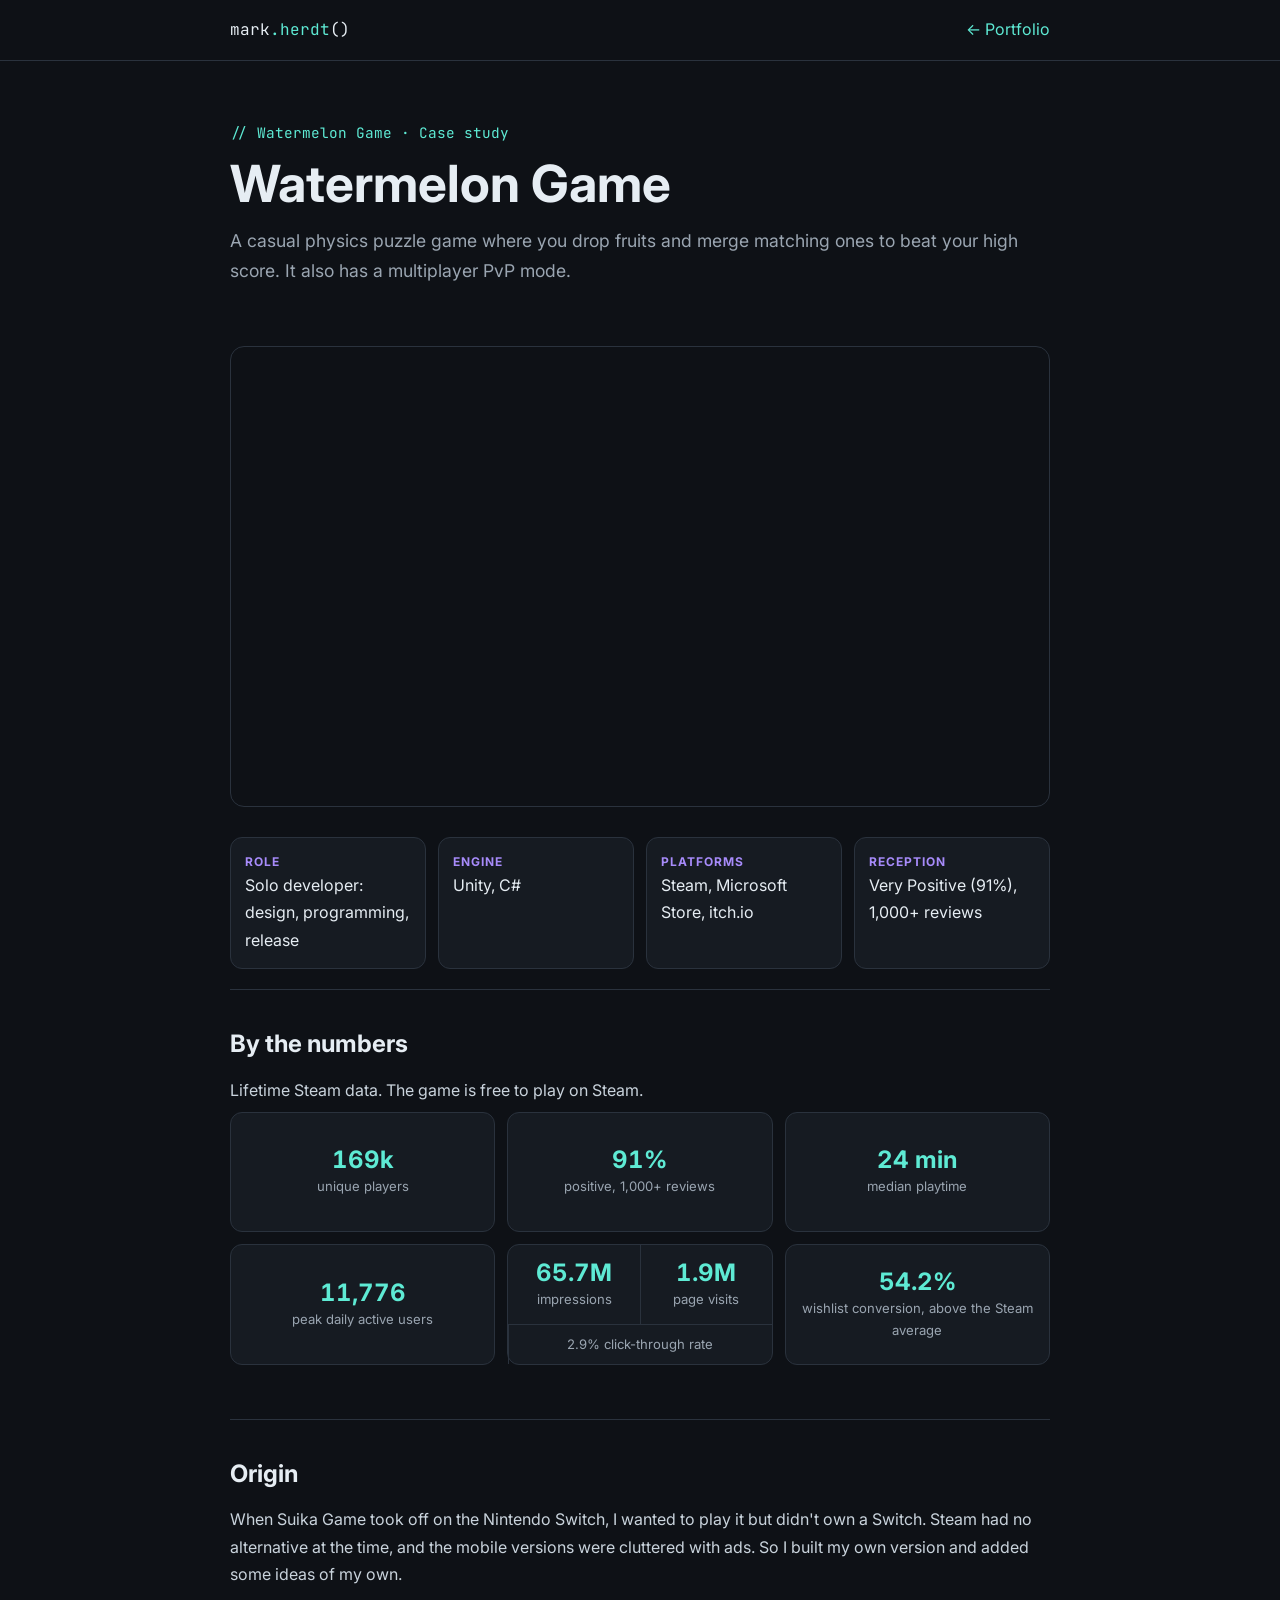
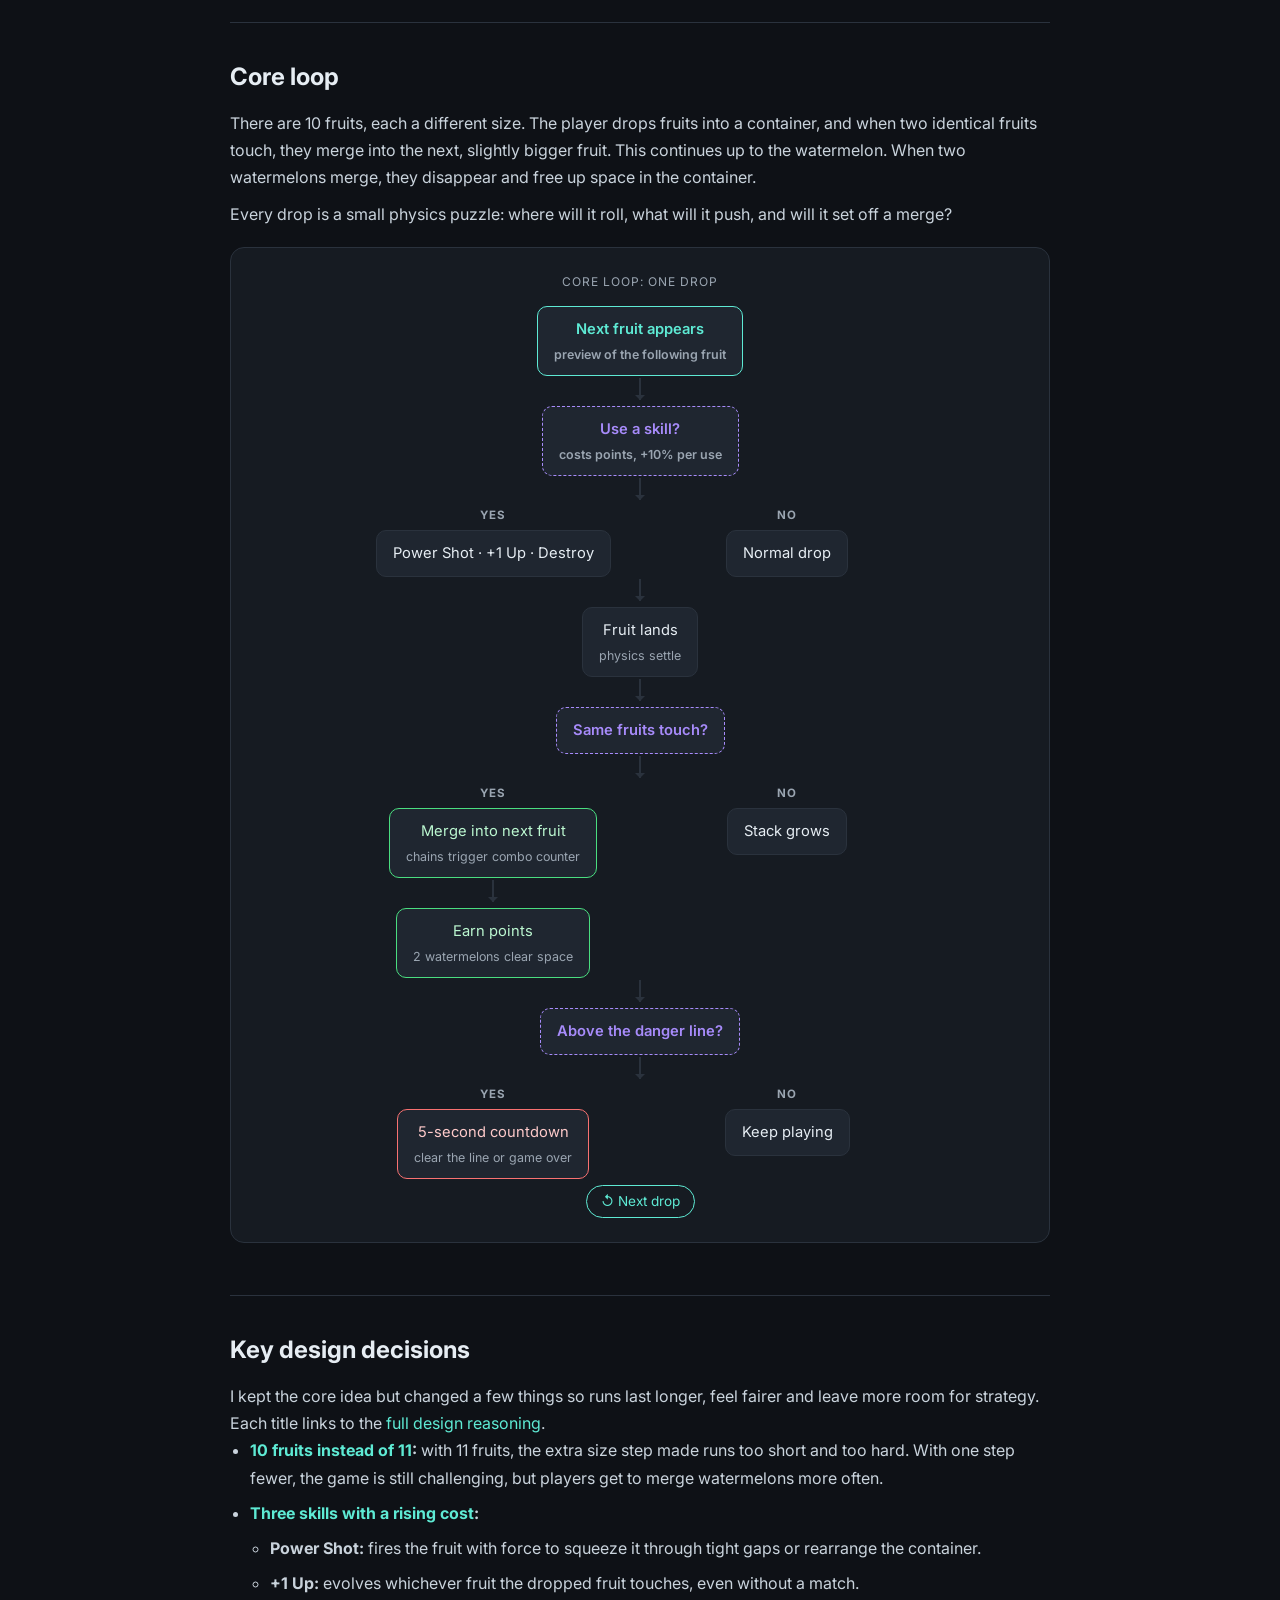
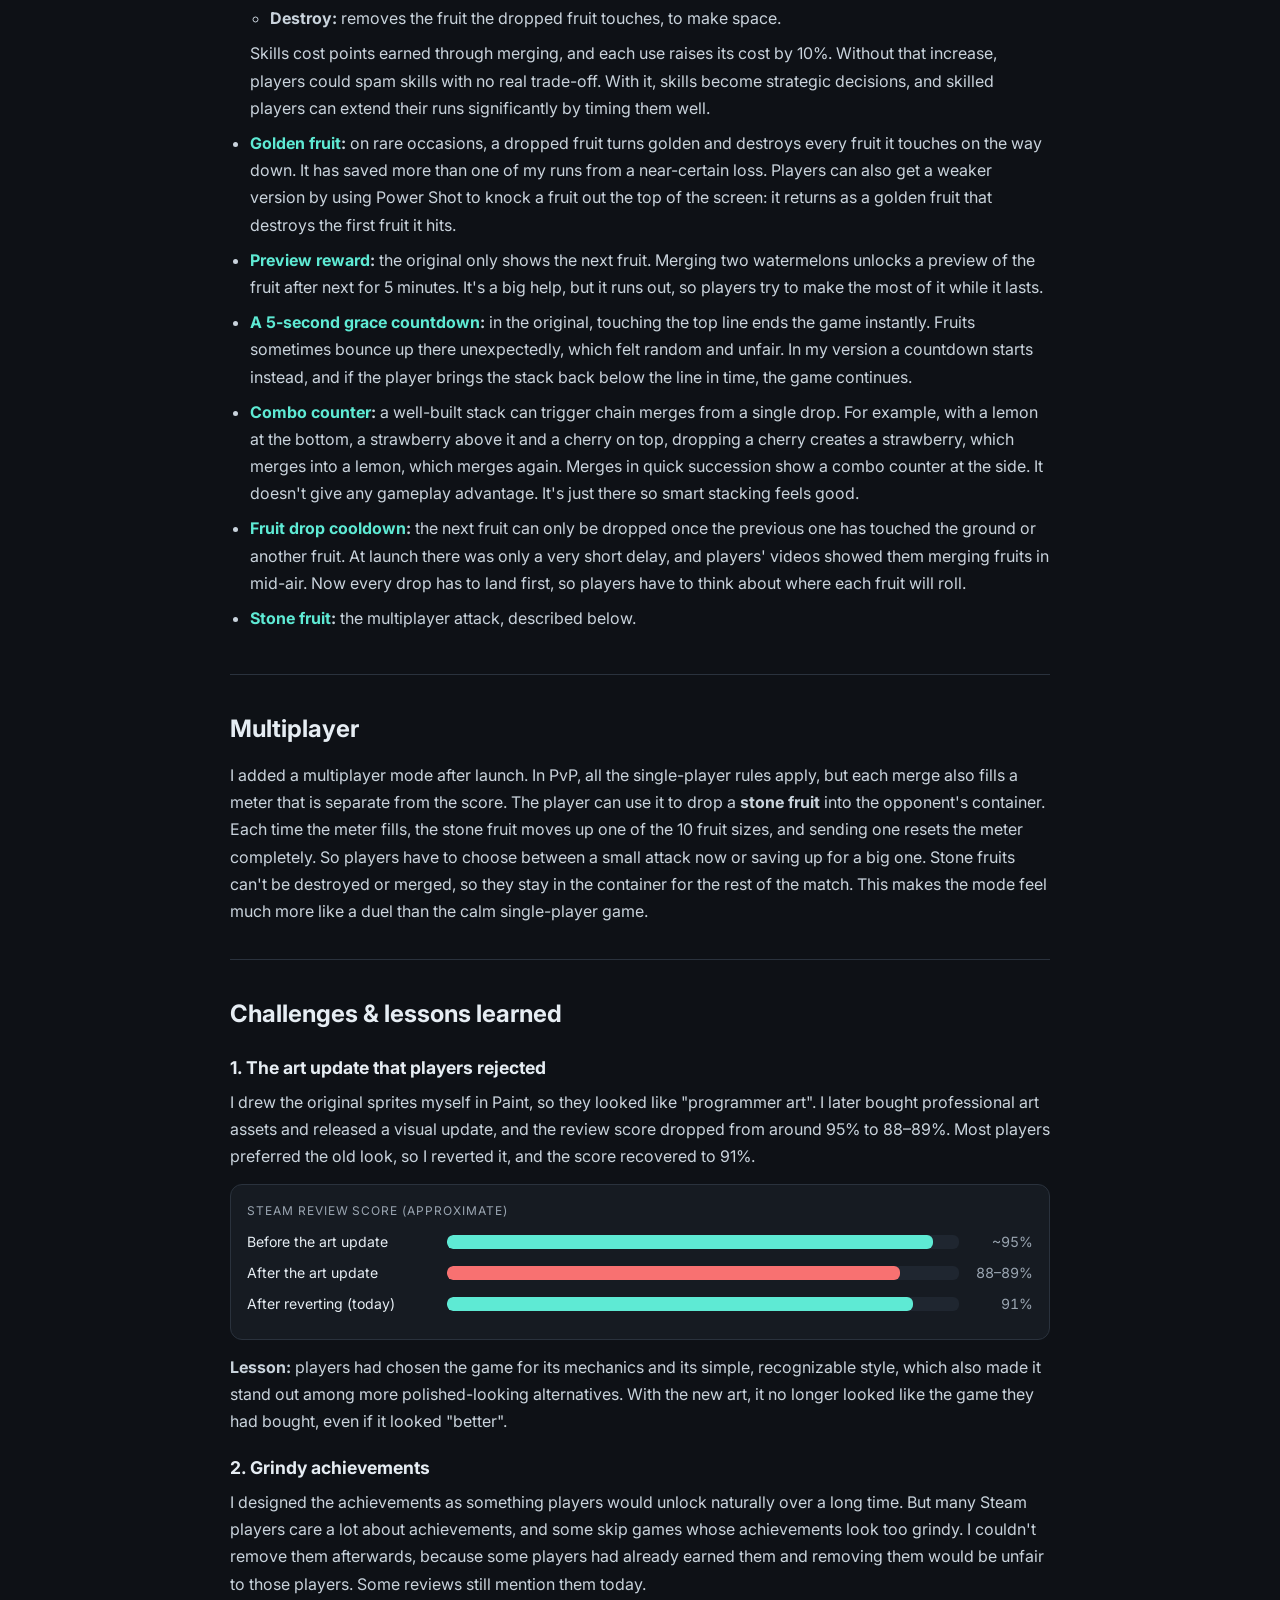
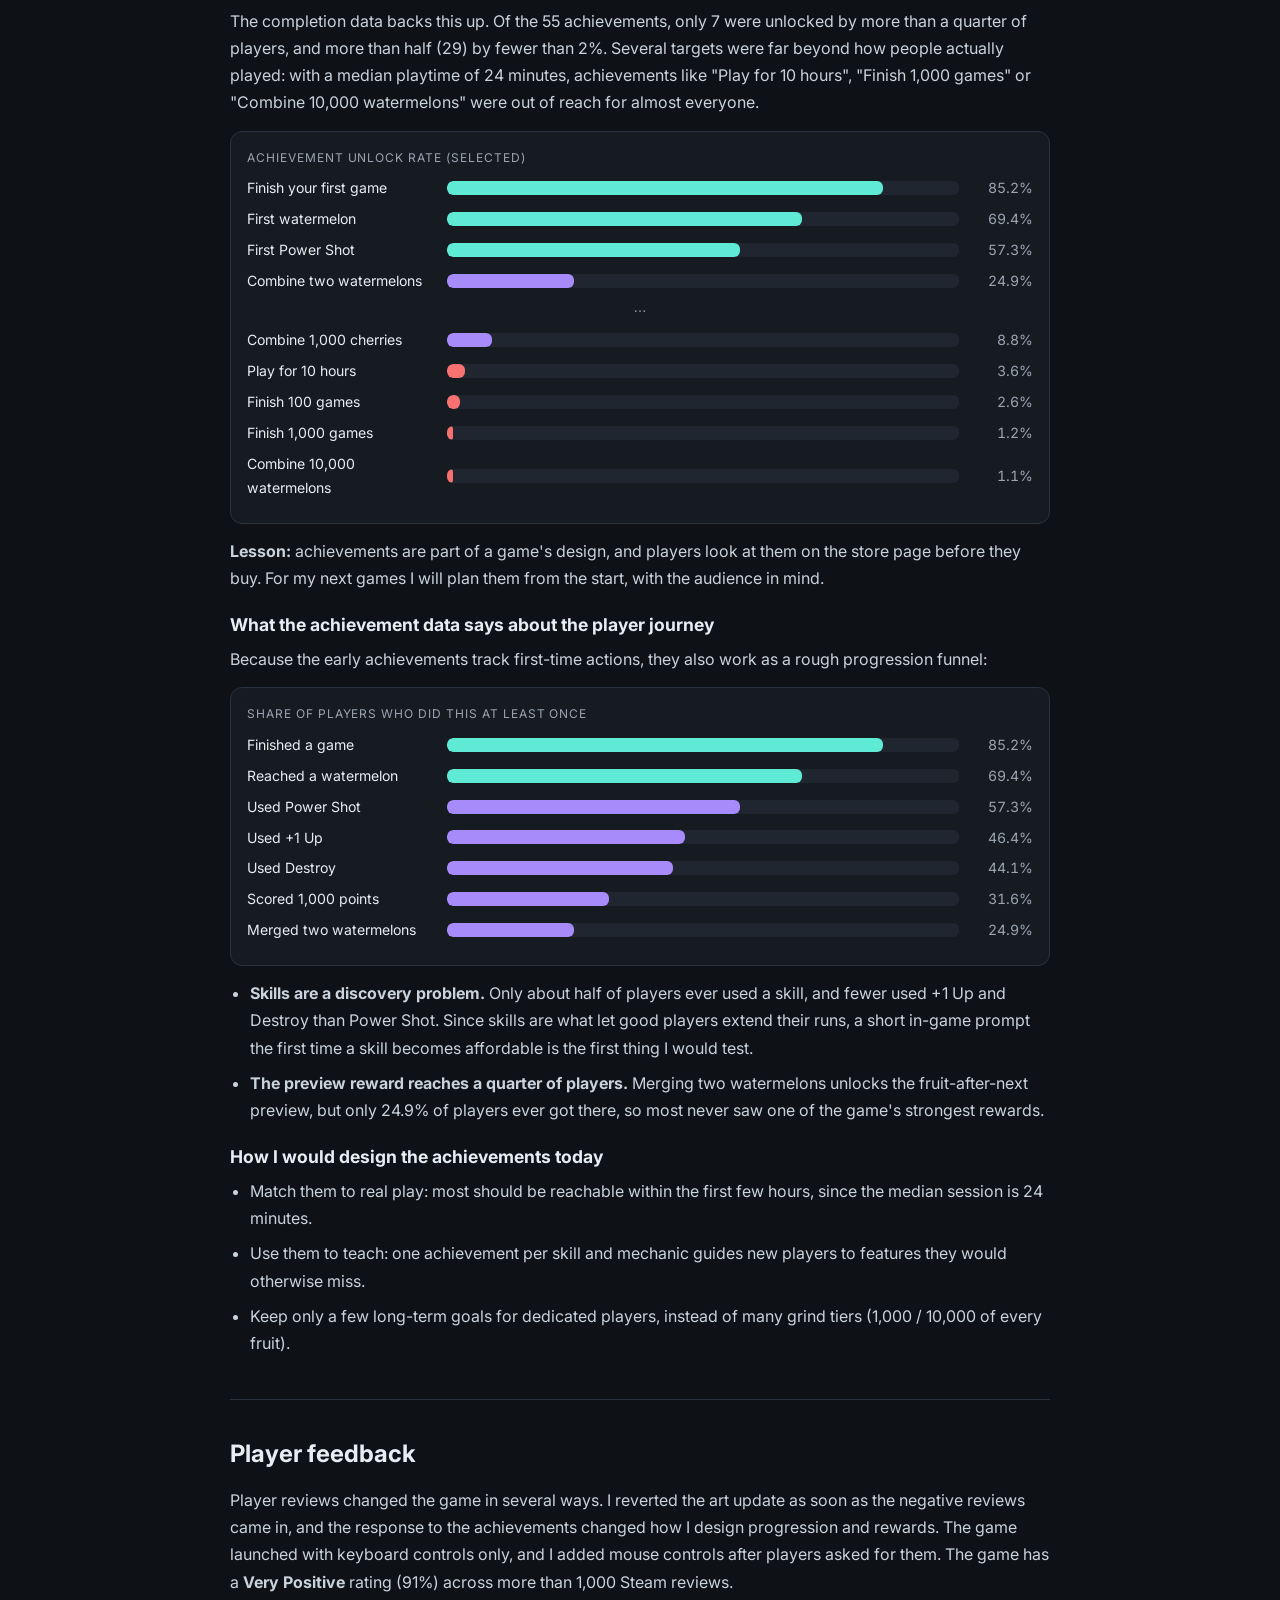
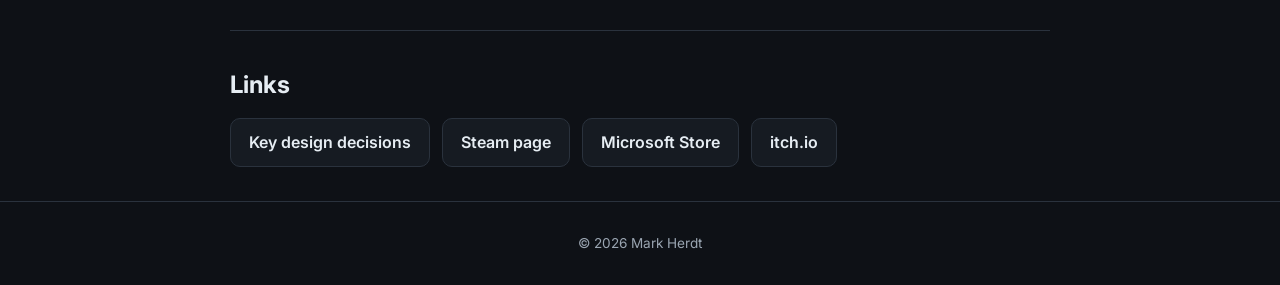
<file: games/watermelon-game/case-study.html>
<!doctype html><html lang="en"><head><meta charset="utf-8">
<link rel="icon" href="data:image/svg+xml,%3Csvg xmlns=%22http://www.w3.org/2000/svg%22 viewBox=%220 0 100 100%22%3E%3Crect width=%22100%22 height=%22100%22 rx=%2220%22 fill=%22%235eead4%22/%3E%3Ctext x=%2250%22 y=%2268%22 font-size=%2252%22 font-family=%22Arial%22 font-weight=%22bold%22 text-anchor=%22middle%22 fill=%22%230e1116%22%3EMH%3C/text%3E%3C/svg%3E">
<meta name="referrer" content="strict-origin-when-cross-origin"><meta name="viewport" content="width=device-width, initial-scale=1">
<title>Watermelon Game – Design | Mark Herdt</title>
<link href="https://fonts.googleapis.com/css2?family=Inter:wght@400;600;800&family=JetBrains+Mono:wght@500&display=swap" rel="stylesheet">
<link rel="stylesheet" href="../../css/style.css">
<style>li{margin-bottom:8px}
ul ul{margin-top:8px}
.stats{display:grid;grid-template-columns:repeat(3,1fr);grid-auto-rows:1fr;gap:12px;margin:8px 0 20px}
.stat{background:var(--surface);border:1px solid var(--border);border-radius:12px;padding:14px;text-align:center;display:flex;flex-direction:column;justify-content:center}
.stat b{display:block;font-size:1.5rem;line-height:1.2;color:var(--accent);font-variant-numeric:tabular-nums}
.stat span{font-size:.82rem;color:var(--muted)}
.stat.split{display:grid;grid-template-columns:1fr 1fr;grid-template-rows:1fr auto;padding:0}
.stat.split>div{padding:14px;display:flex;flex-direction:column;justify-content:center}
.stat.split>div+div{border-left:1px solid var(--border)}
.stat.split .sf{grid-column:1/-1;border-top:1px solid var(--border);padding:8px 14px;font-size:.82rem;color:var(--muted)}
.chart{background:var(--surface);border:1px solid var(--border);border-radius:12px;padding:16px;margin:14px 0}
.chart .ct{font-size:.75rem;text-transform:uppercase;letter-spacing:.08em;color:var(--muted);margin-bottom:8px}
.bar{display:grid;grid-template-columns:190px 1fr 64px;align-items:center;gap:10px;margin:7px 0;font-size:.88rem}
.bar .bv{text-align:right;color:var(--muted);font-variant-numeric:tabular-nums}
.bf{height:100%;border-radius:6px;background:var(--accent2)}
.bf.g{background:var(--accent)}
.bf.r{background:#f87171}
.gap{font-size:.8rem;color:var(--muted);text-align:center;margin:4px 0}
@media(max-width:600px){.bar{grid-template-columns:120px 1fr 56px;font-size:.8rem}.stats{grid-template-columns:1fr 1fr}}
p+p{margin-top:10px}
</style></head><body>
<nav><div class="wrap"><a class="logo" href="../../index.html">mark<span>.herdt</span>()</a><a href="../../index.html#projects">← Portfolio</a></div></nav>
<main class="wrap">
<header><p class="tag">// Watermelon Game · Case study</p><h1>Watermelon Game</h1><p class="lead">A casual physics puzzle game where you drop fruits and merge matching ones to beat your high score. It also has a multiplayer PvP mode.</p></header>
<div class="video"><iframe referrerpolicy="strict-origin-when-cross-origin" src="https://www.youtube-nocookie.com/embed/RMRHCmWvCqo" title="Watermelon Game trailer" allow="encrypted-media; picture-in-picture" allowfullscreen loading="lazy"></iframe></div>
<div class="facts"><div class="fact"><b>Role</b>Solo developer: design, programming, release</div><div class="fact"><b>Engine</b>Unity, C#</div><div class="fact"><b>Platforms</b>Steam, Microsoft Store, itch.io</div><div class="fact"><b>Reception</b>Very Positive (91%), 1,000+ reviews</div></div>
<section><h2>By the numbers</h2><p>Lifetime Steam data. The game is free to play on Steam.</p>
<div class="stats">
<div class="stat"><b>169k</b><span>unique players</span></div>
<div class="stat"><b>91%</b><span>positive, 1,000+ reviews</span></div>
<div class="stat"><b>24 min</b><span>median playtime</span></div>
<div class="stat"><b>11,776</b><span>peak daily active users</span></div>
<div class="stat split"><div><b>65.7M</b><span>impressions</span></div><div><b>1.9M</b><span>page visits</span></div><div class="sf">2.9% click-through rate</div></div>
<div class="stat"><b>54.2%</b><span>wishlist conversion, above the Steam average</span></div>
</div></section>
<section><h2>Origin</h2><p>When Suika Game took off on the Nintendo Switch, I wanted to play it but didn't own a Switch. Steam had no alternative at the time, and the mobile versions were cluttered with ads. So I built my own version and added some ideas of my own.</p></section>
<section><h2>Core loop</h2><p>There are 10 fruits, each a different size. The player drops fruits into a container, and when two identical fruits touch, they merge into the next, slightly bigger fruit. This continues up to the watermelon. When two watermelons merge, they disappear and free up space in the container.</p>
<p>Every drop is a small physics puzzle: where will it roll, what will it push, and will it set off a merge?</p><div class="flow"><div class="ft">Core loop: one drop</div><div class="node start">Next fruit appears<small>preview of the following fruit</small></div><div class="arrow"></div><div class="node dec">Use a skill?<small>costs points, +10% per use</small></div><div class="arrow"></div><div class="branch"><div><span class="lbl">Yes</span><div class="node ">Power Shot · +1 Up · Destroy</div></div><div><span class="lbl">No</span><div class="node ">Normal drop</div></div></div><div class="arrow"></div><div class="node ">Fruit lands<small>physics settle</small></div><div class="arrow"></div><div class="node dec">Same fruits touch?</div><div class="arrow"></div><div class="branch"><div><span class="lbl">Yes</span><div class="node good">Merge into next fruit<small>chains trigger combo counter</small></div><div class="arrow"></div><div class="node good">Earn points<small>2 watermelons clear space</small></div></div><div><span class="lbl">No</span><div class="node ">Stack grows</div></div></div><div class="arrow"></div><div class="node dec">Above the danger line?</div><div class="arrow"></div><div class="branch"><div><span class="lbl">Yes</span><div class="node bad">5-second countdown<small>clear the line or game over</small></div></div><div><span class="lbl">No</span><div class="node ">Keep playing</div></div></div><div class="loop">↺ Next drop</div></div></section><section><h2>Key design decisions</h2><p>I kept the core idea but changed a few things so runs last longer, feel fairer and leave more room for strategy. Each title links to the <a href="key-design-decisions.html">full design reasoning</a>.</p>
<ul>
<li><b><a href="key-design-decisions.html#ten-fruits">10 fruits instead of 11</a>:</b> with 11 fruits, the extra size step made runs too short and too hard. With one step fewer, the game is still challenging, but players get to merge watermelons more often.</li>
<li><b><a href="key-design-decisions.html#skills">Three skills with a rising cost</a>:</b>
  <ul>
  <li><b>Power Shot:</b> fires the fruit with force to squeeze it through tight gaps or rearrange the container.</li>
  <li><b>+1 Up:</b> evolves whichever fruit the dropped fruit touches, even without a match.</li>
  <li><b>Destroy:</b> removes the fruit the dropped fruit touches, to make space.</li>
  </ul>
  Skills cost points earned through merging, and each use raises its cost by 10%. Without that increase, players could spam skills with no real trade-off. With it, skills become strategic decisions, and skilled players can extend their runs significantly by timing them well.</li>
<li><b><a href="key-design-decisions.html#golden-fruit">Golden fruit</a>:</b> on rare occasions, a dropped fruit turns golden and destroys every fruit it touches on the way down. It has saved more than one of my runs from a near-certain loss. Players can also get a weaker version by using Power Shot to knock a fruit out the top of the screen: it returns as a golden fruit that destroys the first fruit it hits.</li>
<li><b><a href="key-design-decisions.html#preview-reward">Preview reward</a>:</b> the original only shows the next fruit. Merging two watermelons unlocks a preview of the fruit after next for 5 minutes. It's a big help, but it runs out, so players try to make the most of it while it lasts.</li>
<li><b><a href="key-design-decisions.html#grace-countdown">A 5-second grace countdown</a>:</b> in the original, touching the top line ends the game instantly. Fruits sometimes bounce up there unexpectedly, which felt random and unfair. In my version a countdown starts instead, and if the player brings the stack back below the line in time, the game continues.</li>
<li><b><a href="key-design-decisions.html#combo-counter">Combo counter</a>:</b> a well-built stack can trigger chain merges from a single drop. For example, with a lemon at the bottom, a strawberry above it and a cherry on top, dropping a cherry creates a strawberry, which merges into a lemon, which merges again. Merges in quick succession show a combo counter at the side. It doesn't give any gameplay advantage. It's just there so smart stacking feels good.</li>
<li><b><a href="key-design-decisions.html#drop-cooldown">Fruit drop cooldown</a>:</b> the next fruit can only be dropped once the previous one has touched the ground or another fruit. At launch there was only a very short delay, and players' videos showed them merging fruits in mid-air. Now every drop has to land first, so players have to think about where each fruit will roll.</li>
<li><b><a href="key-design-decisions.html#stone-fruit">Stone fruit</a>:</b> the multiplayer attack, described below.</li>
</ul></section><section><h2>Multiplayer</h2><p>I added a multiplayer mode after launch. In PvP, all the single-player rules apply, but each merge also fills a meter that is separate from the score. The player can use it to drop a <b>stone fruit</b> into the opponent's container. Each time the meter fills, the stone fruit moves up one of the 10 fruit sizes, and sending one resets the meter completely. So players have to choose between a small attack now or saving up for a big one. Stone fruits can't be destroyed or merged, so they stay in the container for the rest of the match. This makes the mode feel much more like a duel than the calm single-player game.</p></section>
<section><h2>Challenges &amp; lessons learned</h2><h3>1. The art update that players rejected</h3>
<p>I drew the original sprites myself in Paint, so they looked like "programmer art". I later bought professional art assets and released a visual update, and the review score dropped from around 95% to 88–89%. Most players preferred the old look, so I reverted it, and the score recovered to 91%.</p><div class="chart"><div class="ct">Steam review score (approximate)</div><div class="bar"><span>Before the art update</span><div class="bt"><div class="bf g" style="width:95%"></div></div><span class="bv">~95%</span></div><div class="bar"><span>After the art update</span><div class="bt"><div class="bf r" style="width:88.5%"></div></div><span class="bv">88–89%</span></div><div class="bar"><span>After reverting (today)</span><div class="bt"><div class="bf g" style="width:91%"></div></div><span class="bv">91%</span></div></div>
<p><b>Lesson:</b> players had chosen the game for its mechanics and its simple, recognizable style, which also made it stand out among more polished-looking alternatives. With the new art, it no longer looked like the game they had bought, even if it looked "better".</p>
<h3>2. Grindy achievements</h3>
<p>I designed the achievements as something players would unlock naturally over a long time. But many Steam players care a lot about achievements, and some skip games whose achievements look too grindy. I couldn't remove them afterwards, because some players had already earned them and removing them would be unfair to those players. Some reviews still mention them today.</p>
<p>The completion data backs this up. Of the 55 achievements, only 7 were unlocked by more than a quarter of players, and more than half (29) by fewer than 2%. Several targets were far beyond how people actually played: with a median playtime of 24 minutes, achievements like "Play for 10 hours", "Finish 1,000 games" or "Combine 10,000 watermelons" were out of reach for almost everyone.</p><div class="chart"><div class="ct">Achievement unlock rate (selected)</div><div class="bar"><span>Finish your first game</span><div class="bt"><div class="bf g" style="width:85.2%"></div></div><span class="bv">85.2%</span></div><div class="bar"><span>First watermelon</span><div class="bt"><div class="bf g" style="width:69.4%"></div></div><span class="bv">69.4%</span></div><div class="bar"><span>First Power Shot</span><div class="bt"><div class="bf g" style="width:57.3%"></div></div><span class="bv">57.3%</span></div><div class="bar"><span>Combine two watermelons</span><div class="bt"><div class="bf " style="width:24.9%"></div></div><span class="bv">24.9%</span></div><div class="gap">⋯</div><div class="bar"><span>Combine 1,000 cherries</span><div class="bt"><div class="bf " style="width:8.8%"></div></div><span class="bv">8.8%</span></div><div class="bar"><span>Play for 10 hours</span><div class="bt"><div class="bf r" style="width:3.6%"></div></div><span class="bv">3.6%</span></div><div class="bar"><span>Finish 100 games</span><div class="bt"><div class="bf r" style="width:2.6%"></div></div><span class="bv">2.6%</span></div><div class="bar"><span>Finish 1,000 games</span><div class="bt"><div class="bf r" style="width:1.2%"></div></div><span class="bv">1.2%</span></div><div class="bar"><span>Combine 10,000 watermelons</span><div class="bt"><div class="bf r" style="width:1.1%"></div></div><span class="bv">1.1%</span></div></div>
<p><b>Lesson:</b> achievements are part of a game's design, and players look at them on the store page before they buy. For my next games I will plan them from the start, with the audience in mind.</p>
<h3 id="player-journey">What the achievement data says about the player journey</h3>
<p>Because the early achievements track first-time actions, they also work as a rough progression funnel:</p><div class="chart"><div class="ct">Share of players who did this at least once</div><div class="bar"><span>Finished a game</span><div class="bt"><div class="bf g" style="width:85.2%"></div></div><span class="bv">85.2%</span></div><div class="bar"><span>Reached a watermelon</span><div class="bt"><div class="bf g" style="width:69.4%"></div></div><span class="bv">69.4%</span></div><div class="bar"><span>Used Power Shot</span><div class="bt"><div class="bf " style="width:57.3%"></div></div><span class="bv">57.3%</span></div><div class="bar"><span>Used +1 Up</span><div class="bt"><div class="bf " style="width:46.4%"></div></div><span class="bv">46.4%</span></div><div class="bar"><span>Used Destroy</span><div class="bt"><div class="bf " style="width:44.1%"></div></div><span class="bv">44.1%</span></div><div class="bar"><span>Scored 1,000 points</span><div class="bt"><div class="bf " style="width:31.6%"></div></div><span class="bv">31.6%</span></div><div class="bar"><span>Merged two watermelons</span><div class="bt"><div class="bf " style="width:24.9%"></div></div><span class="bv">24.9%</span></div></div>
<ul>
<li><b>Skills are a discovery problem.</b> Only about half of players ever used a skill, and fewer used +1 Up and Destroy than Power Shot. Since skills are what let good players extend their runs, a short in-game prompt the first time a skill becomes affordable is the first thing I would test.</li>
<li><b>The preview reward reaches a quarter of players.</b> Merging two watermelons unlocks the fruit-after-next preview, but only 24.9% of players ever got there, so most never saw one of the game's strongest rewards.</li>
</ul>
<h3>How I would design the achievements today</h3>
<ul>
<li>Match them to real play: most should be reachable within the first few hours, since the median session is 24 minutes.</li>
<li>Use them to teach: one achievement per skill and mechanic guides new players to features they would otherwise miss.</li>
<li>Keep only a few long-term goals for dedicated players, instead of many grind tiers (1,000 / 10,000 of every fruit).</li>
</ul></section><section><h2>Player feedback</h2><p>Player reviews changed the game in several ways. I reverted the art update as soon as the negative reviews came in, and the response to the achievements changed how I design progression and rewards. The game launched with keyboard controls only, and I added mouse controls after players asked for them. The game has a <b>Very Positive</b> rating (91%) across more than 1,000 Steam reviews.</p></section>
<section><h2>Links</h2><div class="links"><a class="btn" href="key-design-decisions.html">Key design decisions</a><a class="btn" href="https://store.steampowered.com/app/2658820/Watermelon_Game/" target="_blank" rel="noopener">Steam page</a><a class="btn" href="https://apps.microsoft.com/detail/9pbqvg3xw0nq" target="_blank" rel="noopener">Microsoft Store</a><a class="btn" href="https://momsesimspcl.itch.io/watermelon-game" target="_blank" rel="noopener">itch.io</a></div></section>
</main><footer>© 2026 Mark Herdt</footer></body></html>
</file>
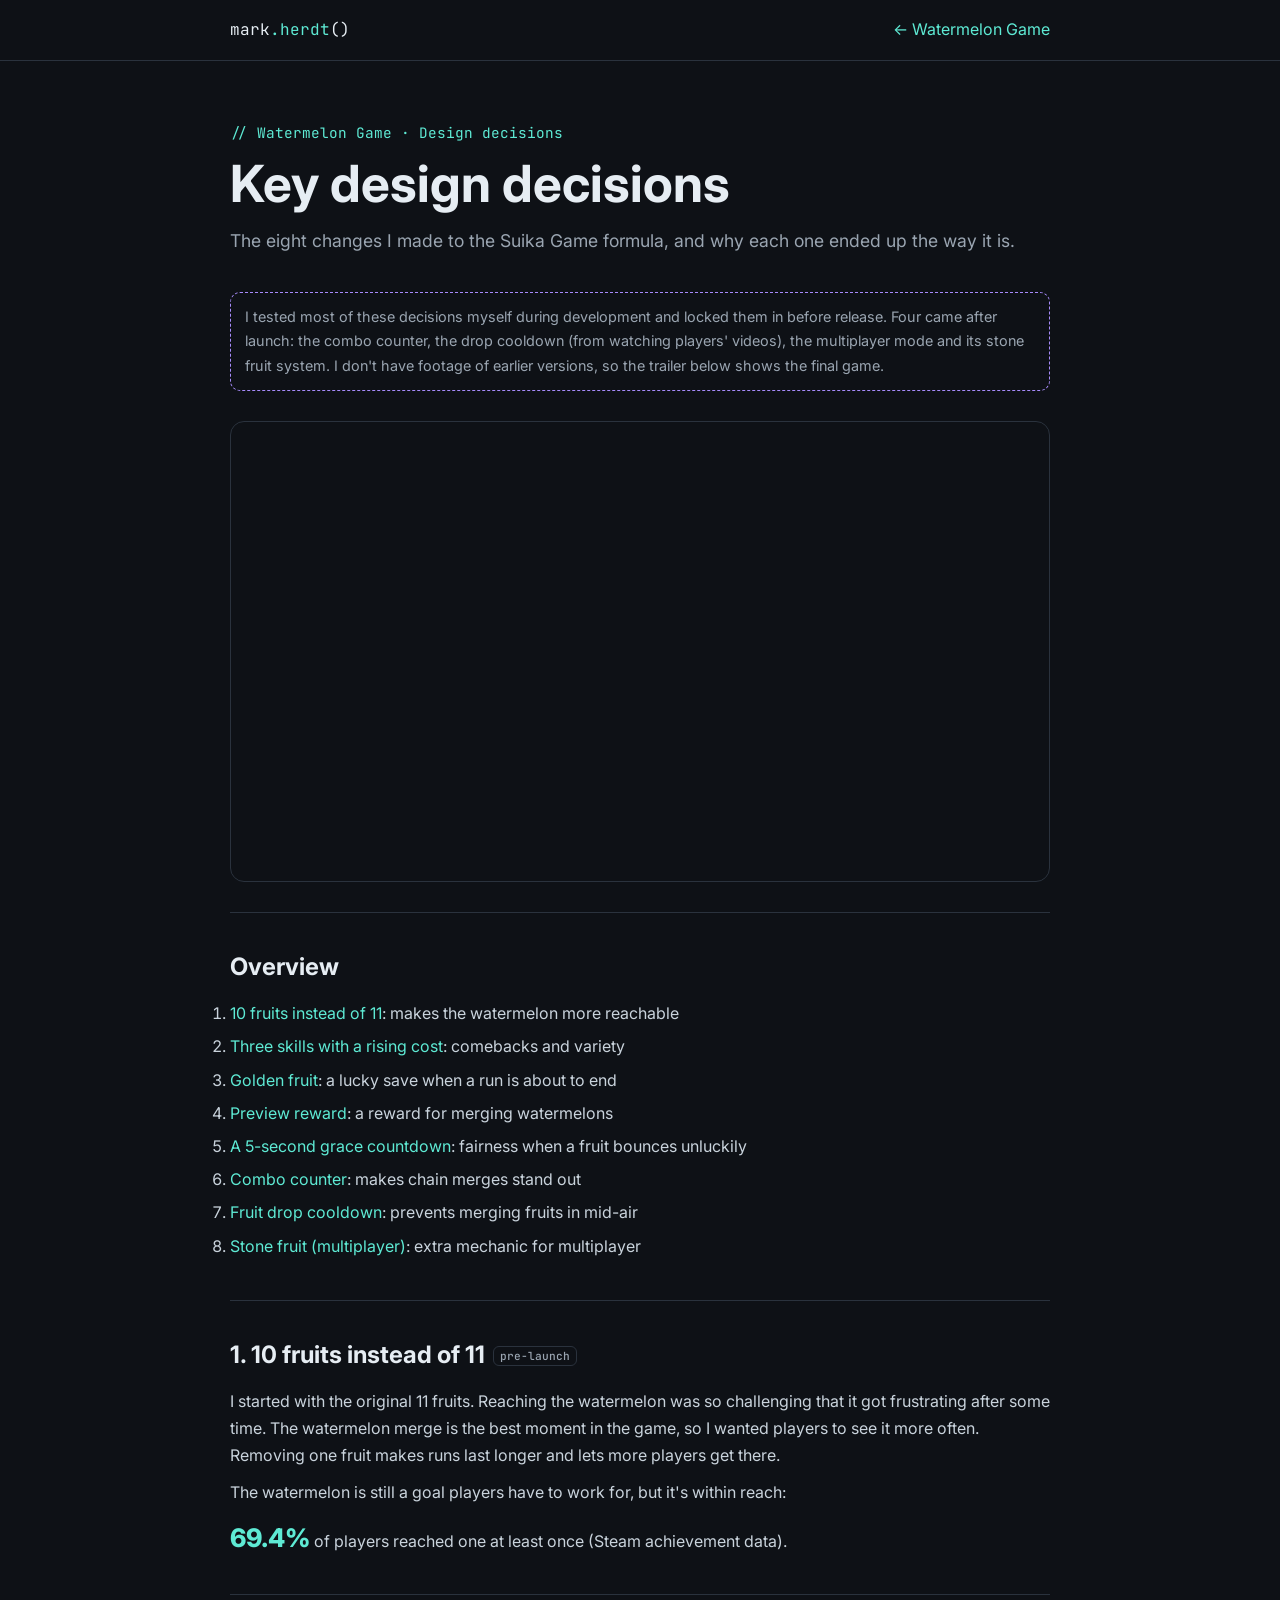
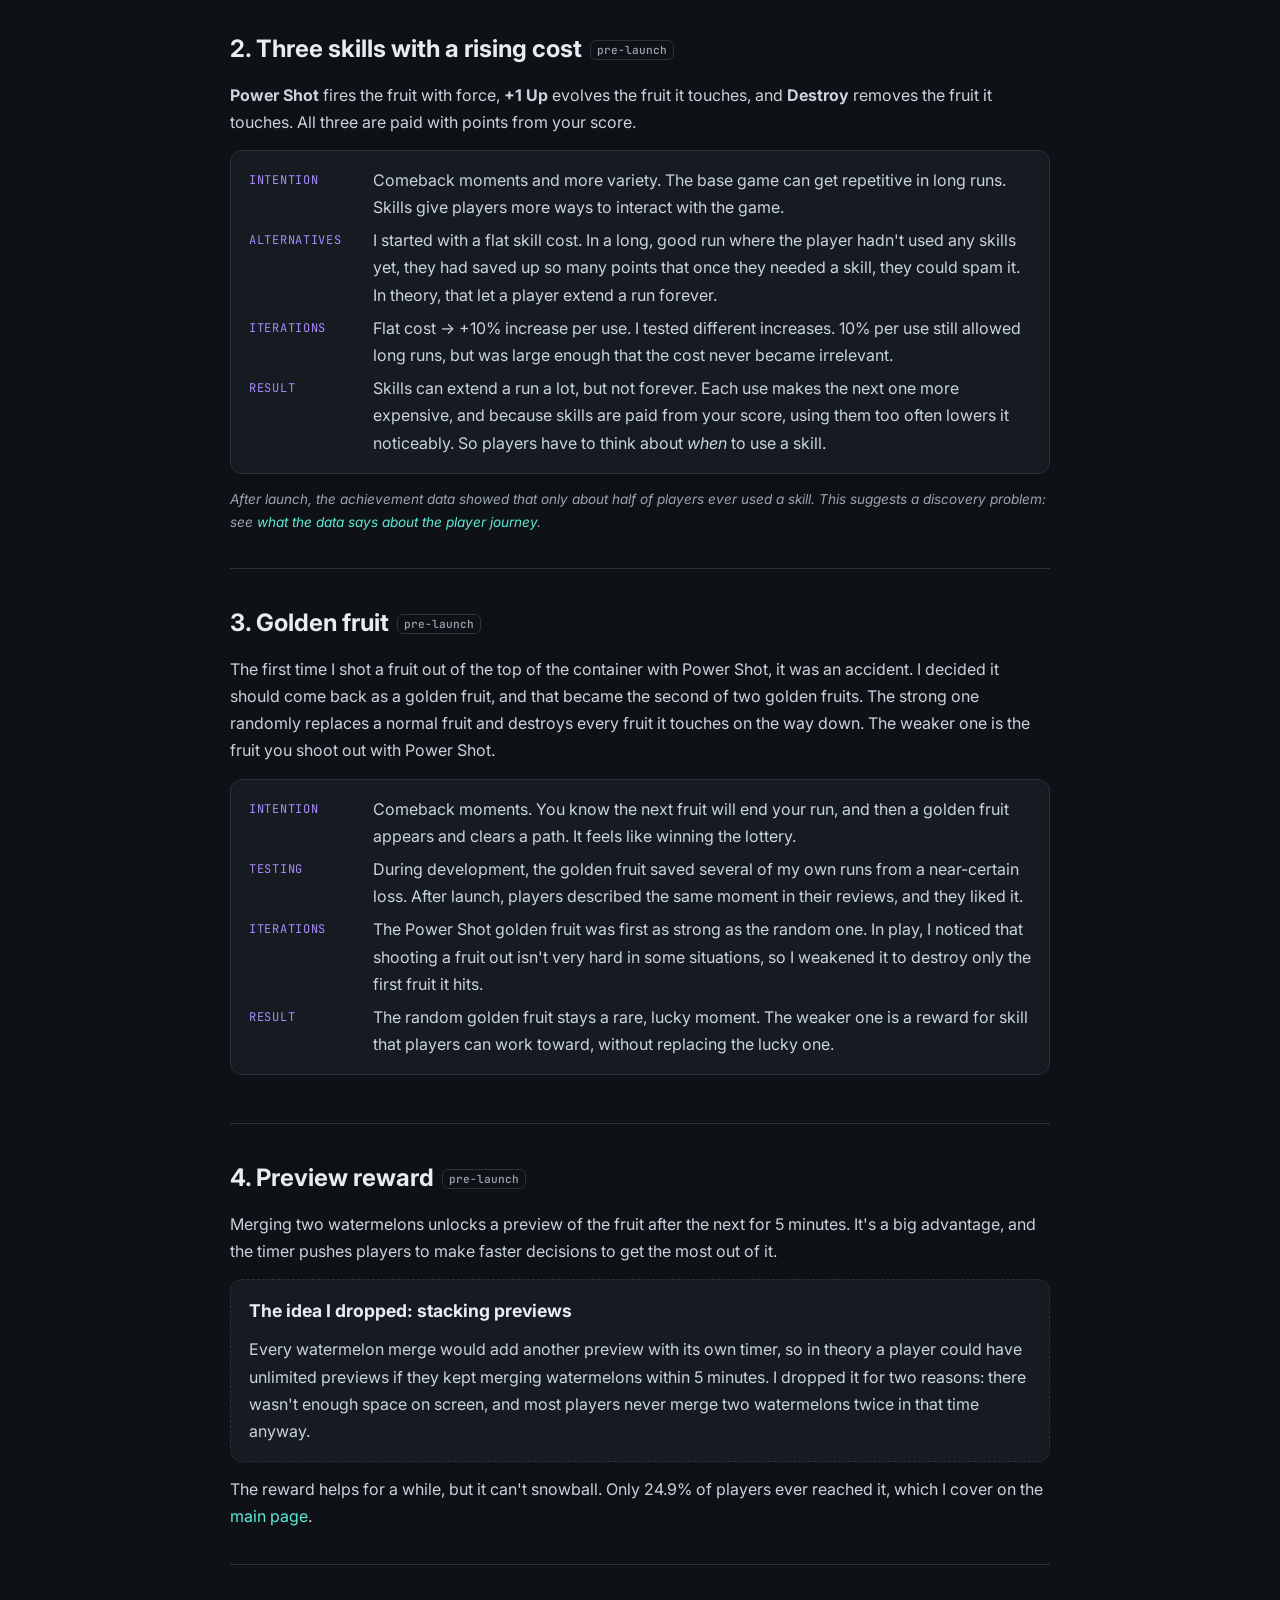
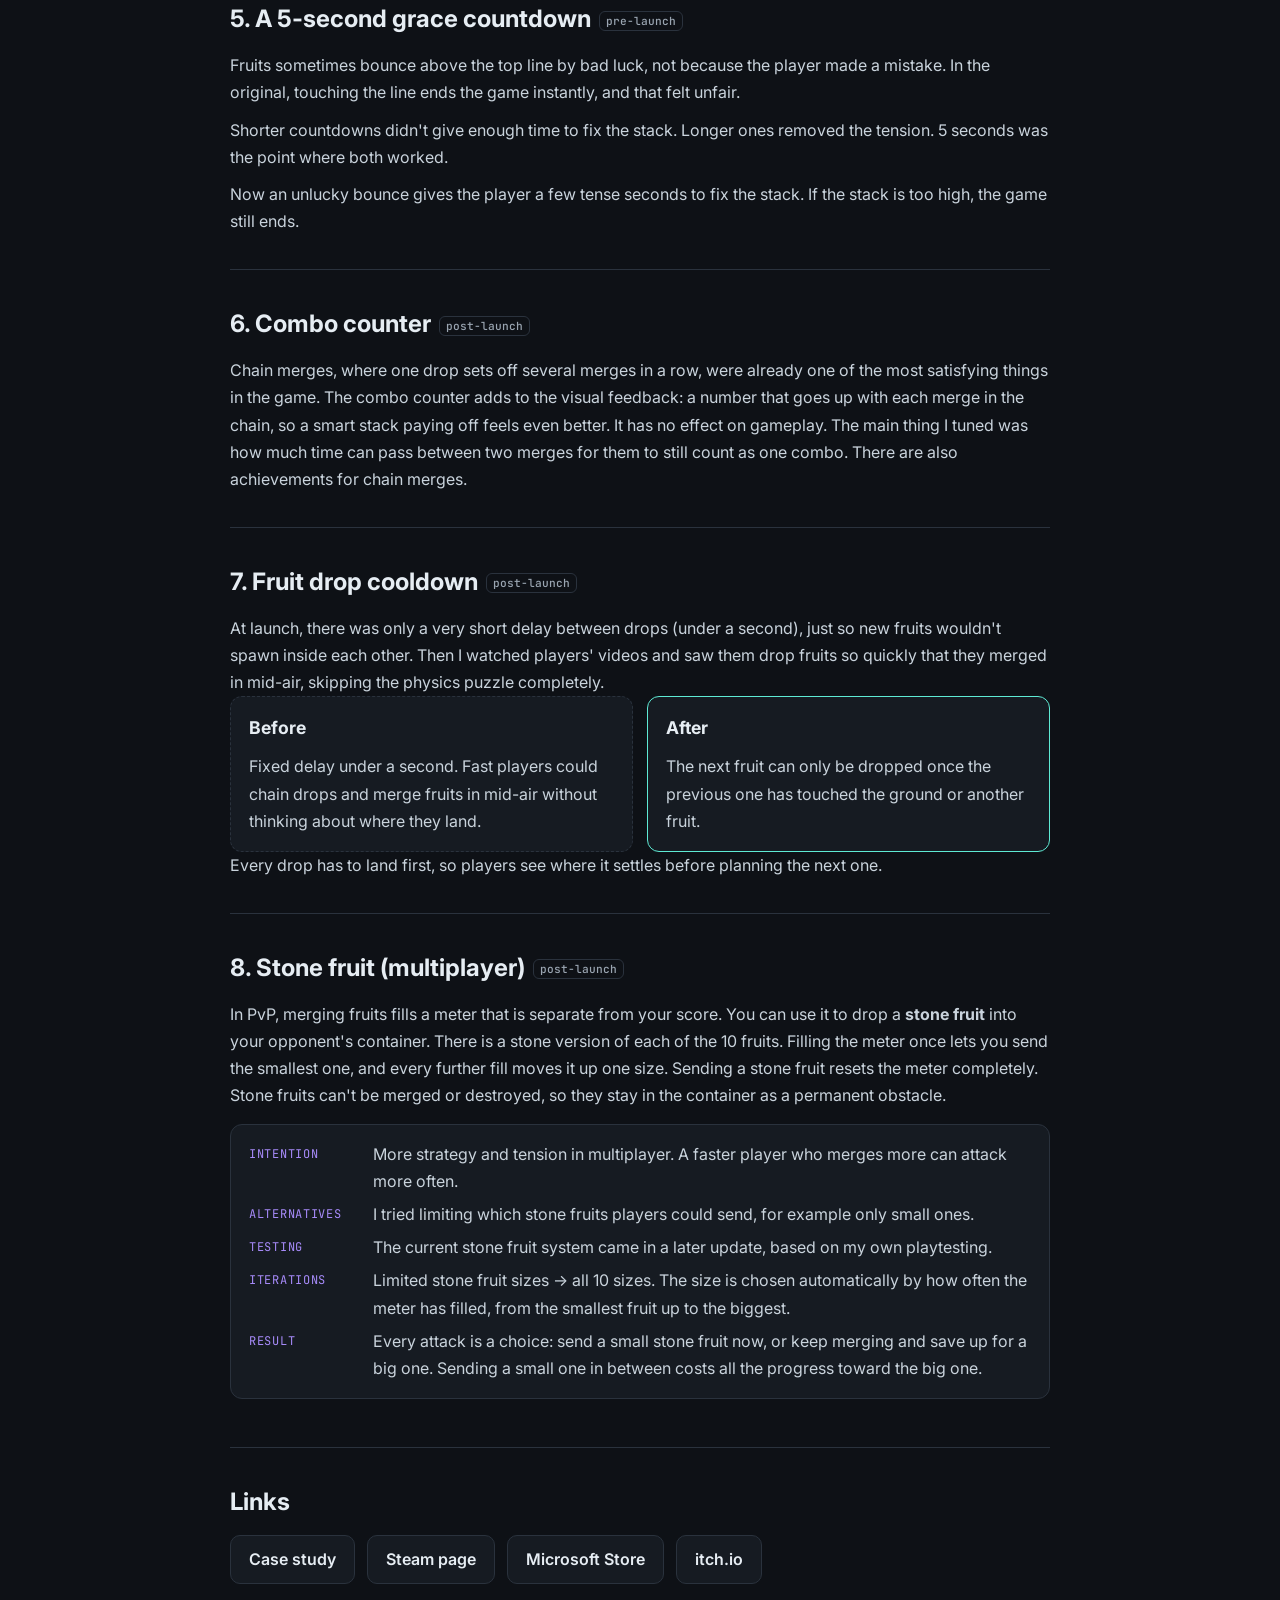
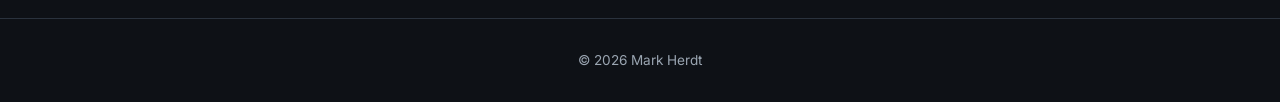
<file: games/watermelon-game/key-design-decisions.html>
<!doctype html><html lang="en"><head><meta charset="utf-8">
<link rel="icon" href="data:image/svg+xml,%3Csvg xmlns=%22http://www.w3.org/2000/svg%22 viewBox=%220 0 100 100%22%3E%3Crect width=%22100%22 height=%22100%22 rx=%2220%22 fill=%22%235eead4%22/%3E%3Ctext x=%2250%22 y=%2268%22 font-size=%2252%22 font-family=%22Arial%22 font-weight=%22bold%22 text-anchor=%22middle%22 fill=%22%230e1116%22%3EMH%3C/text%3E%3C/svg%3E">
<meta name="referrer" content="strict-origin-when-cross-origin"><meta name="viewport" content="width=device-width, initial-scale=1">
<title>Watermelon Game – Key design decisions | Mark Herdt</title>
<link href="https://fonts.googleapis.com/css2?family=Inter:wght@400;600;800&family=JetBrains+Mono:wght@500&display=swap" rel="stylesheet">
<link rel="stylesheet" href="../../css/style.css">
<style>li{margin-bottom:6px}
p+p{margin-top:10px}
section{scroll-margin-top:70px}
.phase{font-family:"JetBrains Mono",monospace;font-size:.7rem;font-weight:500;color:var(--muted);border:1px solid var(--border);border-radius:6px;padding:2px 6px;margin-left:8px;vertical-align:middle;white-space:nowrap}
.ba{display:grid;grid-template-columns:1fr 1fr;gap:14px}
.ba .iter{margin:0}
.big{font-size:1.6rem;font-weight:800;color:var(--accent)}
@media(max-width:600px){.iter dl{grid-template-columns:1fr}.iter dt{padding-top:8px}.ba{grid-template-columns:1fr}}
</style></head><body>
<nav><div class="wrap"><a class="logo" href="../../index.html">mark<span>.herdt</span>()</a><a href="case-study.html">← Watermelon Game</a></div></nav>
<main class="wrap">
<header><p class="tag">// Watermelon Game · Design decisions</p><h1>Key design decisions</h1>
<p class="lead">The eight changes I made to the Suika Game formula, and why each one ended up the way it is.</p></header>
<div class="disclaimer">I tested most of these decisions myself during development and locked them in before release. Four came after launch: the combo counter, the drop cooldown (from watching players' videos), the multiplayer mode and its stone fruit system. I don't have footage of earlier versions, so the trailer below shows the final game.</div>
<div class="video"><iframe referrerpolicy="strict-origin-when-cross-origin" src="https://www.youtube-nocookie.com/embed/RMRHCmWvCqo" title="Watermelon Game trailer" allow="encrypted-media; picture-in-picture" allowfullscreen loading="lazy"></iframe></div>
<section><h2>Overview</h2>
<ol>
<li><a href="#ten-fruits">10 fruits instead of 11</a>: makes the watermelon more reachable</li>
<li><a href="#skills">Three skills with a rising cost</a>: comebacks and variety</li>
<li><a href="#golden-fruit">Golden fruit</a>: a lucky save when a run is about to end</li>
<li><a href="#preview-reward">Preview reward</a>: a reward for merging watermelons</li>
<li><a href="#grace-countdown">A 5-second grace countdown</a>: fairness when a fruit bounces unluckily</li>
<li><a href="#combo-counter">Combo counter</a>: makes chain merges stand out</li>
<li><a href="#drop-cooldown">Fruit drop cooldown</a>: prevents merging fruits in mid-air</li>
<li><a href="#stone-fruit">Stone fruit (multiplayer)</a>: extra mechanic for multiplayer</li>
</ol></section>

<section id="ten-fruits"><h2>1. 10 fruits instead of 11<span class="phase">pre-launch</span></h2>
<p>I started with the original 11 fruits. Reaching the watermelon was so challenging that it got frustrating after some time. The watermelon merge is the best moment in the game, so I wanted players to see it more often. Removing one fruit makes runs last longer and lets more players get there.</p>
<p>The watermelon is still a goal players have to work for, but it's within reach:</p>
<p><span class="big">69.4%</span> of players reached one at least once (Steam achievement data).</p></section>

<section id="skills"><h2>2. Three skills with a rising cost<span class="phase">pre-launch</span></h2>
<p><b>Power Shot</b> fires the fruit with force, <b>+1 Up</b> evolves the fruit it touches, and <b>Destroy</b> removes the fruit it touches. All three are paid with points from your score.</p>
<div class="iter"><dl>
<dt>Intention</dt><dd>Comeback moments and more variety. The base game can get repetitive in long runs. Skills give players more ways to interact with the game.</dd>
<dt>Alternatives</dt><dd>I started with a flat skill cost. In a long, good run where the player hadn't used any skills yet, they had saved up so many points that once they needed a skill, they could spam it. In theory, that let a player extend a run forever.</dd>
<dt>Iterations</dt><dd>Flat cost → +10% increase per use. I tested different increases. 10% per use still allowed long runs, but was large enough that the cost never became irrelevant.</dd>
<dt>Result</dt><dd>Skills can extend a run a lot, but not forever. Each use makes the next one more expensive, and because skills are paid from your score, using them too often lowers it noticeably. So players have to think about <i>when</i> to use a skill.</dd>
</dl></div>
<p class="note">After launch, the achievement data showed that only about half of players ever used a skill. This suggests a discovery problem: see <a href="case-study.html#player-journey">what the data says about the player journey</a>.</p></section>

<section id="golden-fruit"><h2>3. Golden fruit<span class="phase">pre-launch</span></h2>
<p>The first time I shot a fruit out of the top of the container with Power Shot, it was an accident. I decided it should come back as a golden fruit, and that became the second of two golden fruits. The strong one randomly replaces a normal fruit and destroys every fruit it touches on the way down. The weaker one is the fruit you shoot out with Power Shot.</p>
<div class="iter"><dl>
<dt>Intention</dt><dd>Comeback moments. You know the next fruit will end your run, and then a golden fruit appears and clears a path. It feels like winning the lottery.</dd>
<dt>Testing</dt><dd>During development, the golden fruit saved several of my own runs from a near-certain loss. After launch, players described the same moment in their reviews, and they liked it.</dd>
<dt>Iterations</dt><dd>The Power Shot golden fruit was first as strong as the random one. In play, I noticed that shooting a fruit out isn't very hard in some situations, so I weakened it to destroy only the first fruit it hits.</dd>
<dt>Result</dt><dd>The random golden fruit stays a rare, lucky moment. The weaker one is a reward for skill that players can work toward, without replacing the lucky one.</dd>
</dl></div></section>

<section id="preview-reward"><h2>4. Preview reward<span class="phase">pre-launch</span></h2>
<p>Merging two watermelons unlocks a preview of the fruit after the next for 5 minutes. It's a big advantage, and the timer pushes players to make faster decisions to get the most out of it.</p>
<div class="iter rej"><h3>The idea I dropped: stacking previews</h3><p>Every watermelon merge would add another preview with its own timer, so in theory a player could have unlimited previews if they kept merging watermelons within 5 minutes. I dropped it for two reasons: there wasn't enough space on screen, and most players never merge two watermelons twice in that time anyway.</p></div>
<p>The reward helps for a while, but it can't snowball. Only 24.9% of players ever reached it, which I cover on the <a href="case-study.html#player-journey">main page</a>.</p></section>

<section id="grace-countdown"><h2>5. A 5-second grace countdown<span class="phase">pre-launch</span></h2>
<p>Fruits sometimes bounce above the top line by bad luck, not because the player made a mistake. In the original, touching the line ends the game instantly, and that felt unfair.</p>
<p>Shorter countdowns didn't give enough time to fix the stack. Longer ones removed the tension. 5 seconds was the point where both worked.</p>
<p>Now an unlucky bounce gives the player a few tense seconds to fix the stack. If the stack is too high, the game still ends.</p></section>

<section id="combo-counter"><h2>6. Combo counter<span class="phase">post-launch</span></h2>
<p>Chain merges, where one drop sets off several merges in a row, were already one of the most satisfying things in the game. The combo counter adds to the visual feedback: a number that goes up with each merge in the chain, so a smart stack paying off feels even better. It has no effect on gameplay. The main thing I tuned was how much time can pass between two merges for them to still count as one combo. There are also achievements for chain merges.</p>
</section>

<section id="drop-cooldown"><h2>7. Fruit drop cooldown<span class="phase">post-launch</span></h2>
<p>At launch, there was only a very short delay between drops (under a second), just so new fruits wouldn't spawn inside each other. Then I watched players' videos and saw them drop fruits so quickly that they merged in mid-air, skipping the physics puzzle completely.</p>
<div class="ba">
<div class="iter rej"><h3>Before</h3><p>Fixed delay under a second. Fast players could chain drops and merge fruits in mid-air without thinking about where they land.</p></div>
<div class="iter next"><h3>After</h3><p>The next fruit can only be dropped once the previous one has touched the ground or another fruit.</p></div>
</div>
<p>Every drop has to land first, so players see where it settles before planning the next one.</p></section>

<section id="stone-fruit"><h2>8. Stone fruit (multiplayer)<span class="phase">post-launch</span></h2>
<p>In PvP, merging fruits fills a meter that is separate from your score. You can use it to drop a <b>stone fruit</b> into your opponent's container. There is a stone version of each of the 10 fruits. Filling the meter once lets you send the smallest one, and every further fill moves it up one size. Sending a stone fruit resets the meter completely. Stone fruits can't be merged or destroyed, so they stay in the container as a permanent obstacle.</p>
<div class="iter"><dl>
<dt>Intention</dt><dd>More strategy and tension in multiplayer. A faster player who merges more can attack more often.</dd>
<dt>Alternatives</dt><dd>I tried limiting which stone fruits players could send, for example only small ones.</dd>
<dt>Testing</dt><dd>The current stone fruit system came in a later update, based on my own playtesting.</dd>
<dt>Iterations</dt><dd>Limited stone fruit sizes → all 10 sizes. The size is chosen automatically by how often the meter has filled, from the smallest fruit up to the biggest.</dd>
<dt>Result</dt><dd>Every attack is a choice: send a small stone fruit now, or keep merging and save up for a big one. Sending a small one in between costs all the progress toward the big one.</dd>
</dl></div></section>

<section><h2>Links</h2><div class="links"><a class="btn" href="case-study.html">Case study</a><a class="btn" href="https://store.steampowered.com/app/2658820/Watermelon_Game/" target="_blank" rel="noopener">Steam page</a><a class="btn" href="https://apps.microsoft.com/detail/9pbqvg3xw0nq" target="_blank" rel="noopener">Microsoft Store</a><a class="btn" href="https://momsesimspcl.itch.io/watermelon-game" target="_blank" rel="noopener">itch.io</a></div></section>
</main><footer>© 2026 Mark Herdt</footer></body></html>
</file>
<file: css/style.css>
/* Shared styles for all case study pages */
*{box-sizing:border-box;margin:0;padding:0}
:root{--bg:#0e1116;--surface:#161b22;--surface2:#1f2630;--text:#e6edf3;--muted:#9aa5b1;--accent:#5eead4;--accent2:#a78bfa;--border:#2a323d}
body{background:var(--bg);color:var(--text);font-family:Inter,system-ui,sans-serif;line-height:1.7}
a{color:var(--accent);text-decoration:none}
a:hover{text-decoration:underline}
.wrap{max-width:860px;margin:0 auto;padding:0 20px}
nav{border-bottom:1px solid var(--border)}
nav .wrap{height:60px;display:flex;align-items:center;justify-content:space-between}
.logo{font-family:"JetBrains Mono",monospace;color:var(--text)}
.logo span{color:var(--accent)}
header{padding:60px 0 30px}
.tag{font-family:"JetBrains Mono",monospace;color:var(--accent);font-size:.9rem}
h1{font-size:clamp(2.2rem,5vw,3.2rem);line-height:1.1;margin:10px 0 14px}
.lead{color:var(--muted);font-size:1.1rem}
.video{aspect-ratio:16/9;border-radius:14px;overflow:hidden;border:1px solid var(--border);margin:30px 0}
.video iframe{width:100%;height:100%;border:0}
.facts{display:grid;grid-template-columns:repeat(auto-fit,minmax(160px,1fr));gap:12px;margin-bottom:20px}
.fact{background:var(--surface);border:1px solid var(--border);border-radius:12px;padding:14px}
.fact b{display:block;font-size:.75rem;text-transform:uppercase;letter-spacing:.08em;color:var(--accent2)}
section{padding:34px 0;border-top:1px solid var(--border)}
h2{font-size:1.5rem;margin-bottom:12px}
h3{font-size:1.1rem;margin:18px 0 6px}
p,li{color:#c9d3dc}
ul{margin-left:20px}
.todo{border:1px dashed var(--accent2);border-radius:10px;padding:14px;color:var(--muted);font-style:italic;margin-top:10px}
.links{display:flex;flex-wrap:wrap;gap:12px;margin-top:10px}
.btn{display:inline-block;padding:10px 18px;border-radius:10px;border:1px solid var(--border);background:var(--surface);color:var(--text);font-weight:600}
.btn:hover{border-color:var(--accent);text-decoration:none}
table{width:100%;border-collapse:collapse;margin:12px 0 6px;font-size:.93rem}
th,td{text-align:left;padding:8px 10px;border-bottom:1px solid var(--border)}
th{color:var(--muted);font-weight:600;font-size:.8rem;text-transform:uppercase;letter-spacing:.05em}
td{color:#c9d3dc}
.dot{display:inline-block;width:10px;height:10px;border-radius:50%;margin-right:8px}
.bl{font-size:.9rem}
.bv{text-align:right;font-variant-numeric:tabular-nums;color:var(--muted)}
.bt{background:var(--surface2);border-radius:6px;height:14px;overflow:hidden}
.note{font-size:.85rem;color:var(--muted);font-style:italic}
.cat{margin:18px 0}
.cat h4{font-size:1rem;margin-bottom:8px}
.cat h4 span{color:var(--muted);font-weight:400}
.fx{display:grid;grid-template-columns:230px 1fr auto;gap:12px;align-items:center;padding:8px 0;border-bottom:1px solid var(--border);font-size:.92rem}
.fxn{font-weight:600}
.fxd{color:var(--muted)}
.rc{display:inline-block;border:1px solid;border-radius:99px;padding:1px 8px;font-size:.75rem;margin:2px}
.scale{background:var(--surface);border:1px solid var(--border);border-radius:12px;padding:12px 16px;margin-top:12px;overflow-x:auto}
.srow{display:grid;grid-template-columns:220px repeat(4,1fr);gap:10px;align-items:center;padding:7px 0;min-width:560px}
.shead span{font-size:.75rem;text-transform:uppercase;letter-spacing:.06em}
.sn{font-size:.9rem}
.sn em{display:block;font-style:normal;color:var(--muted);font-size:.75rem}
.srow span{position:relative}
.srow i{display:block;height:18px;border-radius:4px;opacity:.85}
.srow b{position:absolute;left:6px;top:0;font-size:.75rem;color:#0e1116;line-height:18px}
.na{color:var(--muted)}
.mxw{overflow-x:auto;margin:14px 0}
.mx{min-width:640px;font-size:.82rem}
.mx th{font-size:.72rem;text-transform:none;letter-spacing:0;vertical-align:bottom}
.mx td{text-align:center;font-weight:600;border:2px solid var(--bg)}
td.high,.legend .high{background:#7f1d1d;color:#fecaca}
td.medium,.legend .medium{background:#78350f;color:#fde68a}
td.low,.legend .low{background:#14532d;color:#bbf7d0}
td.d{color:var(--muted)}
.legend span{padding:2px 8px;border-radius:6px;font-size:.8rem;font-weight:600}
.legend{font-size:.85rem;color:var(--muted)}
.costchart{display:grid;grid-template-columns:repeat(10,1fr);gap:8px;align-items:end;height:200px;background:var(--surface);border:1px solid var(--border);border-radius:12px;padding:30px 14px 10px;margin-top:12px}
.cb{display:flex;flex-direction:column;align-items:center;justify-content:flex-end;height:100%;position:relative}
.cb i{display:block;width:100%;background:var(--accent2);border-radius:4px 4px 0 0}
.cb b{font-size:.7rem;color:var(--muted);order:-1;margin-bottom:4px}
.cb span{font-size:.75rem;color:var(--muted);margin-top:4px}
.flow{background:var(--surface);border:1px solid var(--border);border-radius:14px;padding:24px 16px;margin:18px 0;display:flex;flex-direction:column;align-items:center;gap:0}
.flow .ft{font-size:.75rem;text-transform:uppercase;letter-spacing:.08em;color:var(--muted);margin-bottom:14px}
.node{background:var(--surface2);border:1px solid var(--border);border-radius:10px;padding:10px 16px;text-align:center;font-size:.92rem;max-width:340px;color:var(--text)}
.node small{display:block;color:var(--muted);font-size:.78rem;margin-top:2px}
.node.start{border-color:var(--accent);color:var(--accent);font-weight:600}
.node.dec{border:1px dashed var(--accent2);color:var(--accent2);font-weight:600}
.node.good{border-color:#4ade80;color:#bbf7d0}
.node.bad{border-color:#f87171;color:#fecaca}
.node.end{border-color:#fbbf24;color:#fde68a;font-weight:600}
.arrow{width:2px;height:22px;background:var(--border);position:relative;margin:2px 0 6px}
.arrow::after{content:"";position:absolute;bottom:-5px;left:-4px;border:5px solid transparent;border-top-color:var(--border)}
.branch{display:flex;gap:14px;justify-content:center;flex-wrap:wrap;width:100%}
.branch>div{display:flex;flex-direction:column;align-items:center;flex:1;min-width:140px;max-width:280px}
.lbl{font-size:.72rem;font-weight:700;text-transform:uppercase;letter-spacing:.06em;color:var(--muted);margin-bottom:4px}
.loop{margin-top:6px;font-size:.85rem;color:var(--accent);border:1px solid var(--accent);border-radius:99px;padding:4px 14px}
footer{padding:30px 0;text-align:center;color:var(--muted);font-size:.85rem;border-top:1px solid var(--border)}
.iter{background:var(--surface);border:1px solid var(--border);border-radius:12px;padding:16px 18px;margin:14px 0}
.iter h3{margin:0 0 10px}
.iter dl{display:grid;grid-template-columns:110px 1fr;gap:6px 14px;margin:0}
.iter dt{font-family:"JetBrains Mono",monospace;font-size:.75rem;text-transform:uppercase;letter-spacing:.06em;color:var(--accent2);padding-top:3px}
.iter dd{margin:0;color:#c9d3dc}
.iter.rej{border-style:dashed}
.iter.next{border-color:var(--accent)}
.iter.next dt{color:var(--accent)}
.pill{display:inline-block;font-family:"JetBrains Mono",monospace;font-size:.72rem;padding:2px 9px;border-radius:99px;border:1px solid var(--accent2);color:var(--accent2);margin-right:6px}
.cards{display:grid;grid-template-columns:repeat(auto-fit,minmax(220px,1fr));gap:12px;margin:14px 0}
.card{background:var(--surface);border:1px solid var(--border);border-radius:12px;padding:14px 16px}
.card h4{font-size:.95rem;margin-bottom:4px}
.card p{font-size:.9rem;color:var(--muted)}
.ladder{background:var(--surface);border:1px solid var(--border);border-radius:12px;padding:6px 16px;margin:14px 0}
.rung{display:grid;grid-template-columns:110px 1fr 1.1fr;gap:14px;padding:10px 0;border-bottom:1px solid var(--border);font-size:.92rem;align-items:baseline}
.rung:last-child{border:0}
.rung b{font-family:"JetBrains Mono",monospace;font-size:.75rem;text-transform:uppercase;letter-spacing:.06em;color:var(--accent)}
.rung span{color:var(--muted)}
.rng{color:var(--muted);font-size:.85em}
.flowx{display:grid;grid-template-columns:1fr 70px 1fr 70px 1fr;align-items:center;gap:0;background:var(--surface);border:1px solid var(--border);border-radius:12px;padding:16px;margin:14px 0}
.col h5{font-size:.72rem;text-transform:uppercase;letter-spacing:.08em;color:var(--muted);margin-bottom:6px;text-align:center}
.box{background:var(--surface2);border:1px solid var(--border);border-radius:8px;padding:7px 10px;margin:6px 0;font-size:.85rem;text-align:center}
.box.g{border-color:var(--accent);color:var(--accent)}
.box.p{border-color:var(--accent2);color:var(--accent2)}
.box.y{border-color:#fbbf24;color:#fde68a}
.arr{text-align:center;color:var(--muted);font-size:1.4rem}
.cal{overflow-x:auto;margin:14px 0}
.calg{display:grid;grid-template-columns:150px repeat(28,minmax(14px,1fr));gap:3px 2px;min-width:640px;background:var(--surface);border:1px solid var(--border);border-radius:12px;padding:14px;font-size:.8rem;align-items:center}
.calg .wk{font-family:"JetBrains Mono",monospace;font-size:.7rem;color:var(--muted);text-align:center}
.calg .lab{color:var(--text);padding-right:8px}
.calg i{display:block;height:16px;border-radius:4px}
.stack{display:grid;grid-template-columns:120px 1fr 52px;gap:10px;align-items:center;margin:8px 0;font-size:.88rem}
.stack .st{display:flex;height:18px;border-radius:5px;overflow:hidden;background:var(--surface2)}
.stack .st span{display:block;height:100%}
.stack .v{text-align:right;font-variant-numeric:tabular-nums;color:var(--muted)}
.key{display:flex;flex-wrap:wrap;gap:14px;font-size:.8rem;color:var(--muted);margin-top:8px}
.key i{display:inline-block;width:10px;height:10px;border-radius:3px;margin-right:6px;vertical-align:middle}
.spec{background:var(--surface);border:1px solid var(--border);border-radius:12px;padding:18px 20px;margin:14px 0}
.spec h3:first-child{margin-top:0}
.spec code{font-family:"JetBrains Mono",monospace;font-size:.82rem;background:var(--surface2);padding:1px 6px;border-radius:4px;color:var(--accent)}
.disclaimer{border:1px dashed var(--accent2);border-radius:10px;padding:12px 14px;color:var(--muted);font-size:.9rem;margin:6px 0 20px}
svg text{font-family:Inter,system-ui,sans-serif}
</file>
